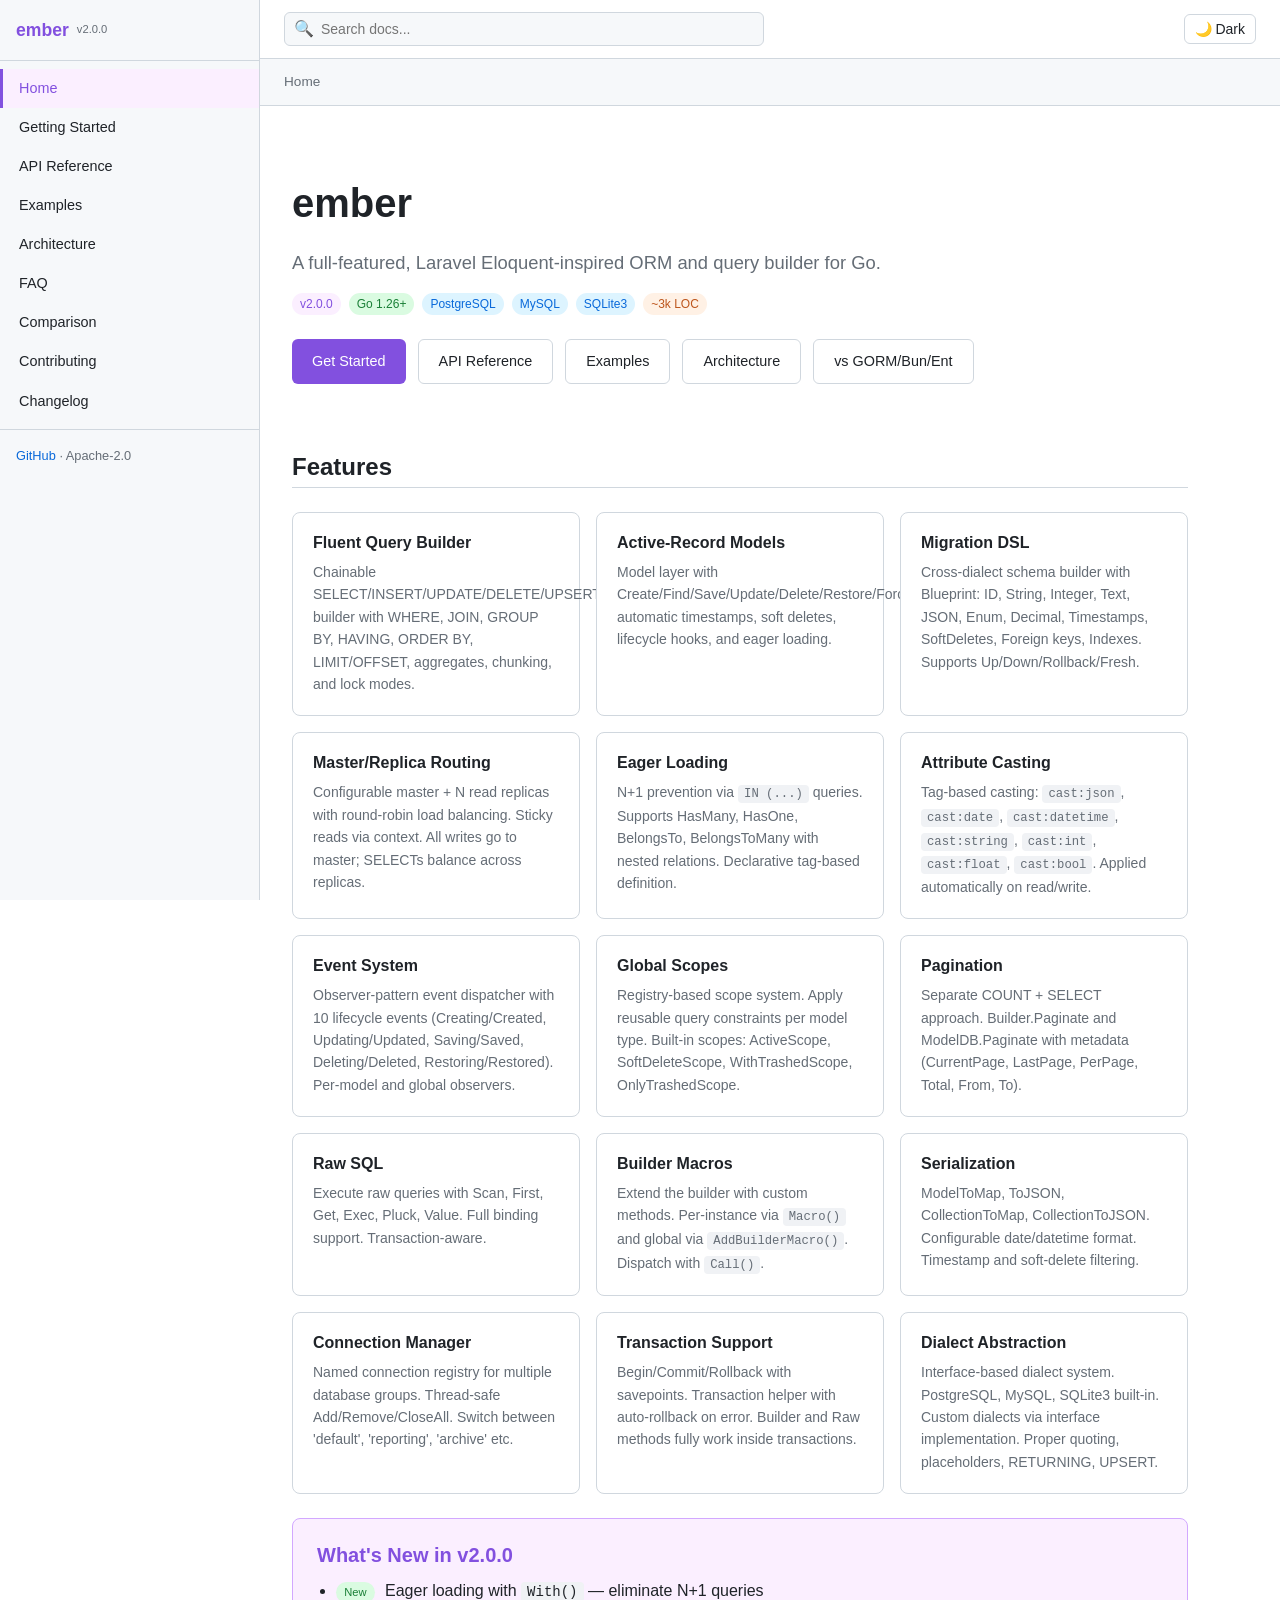
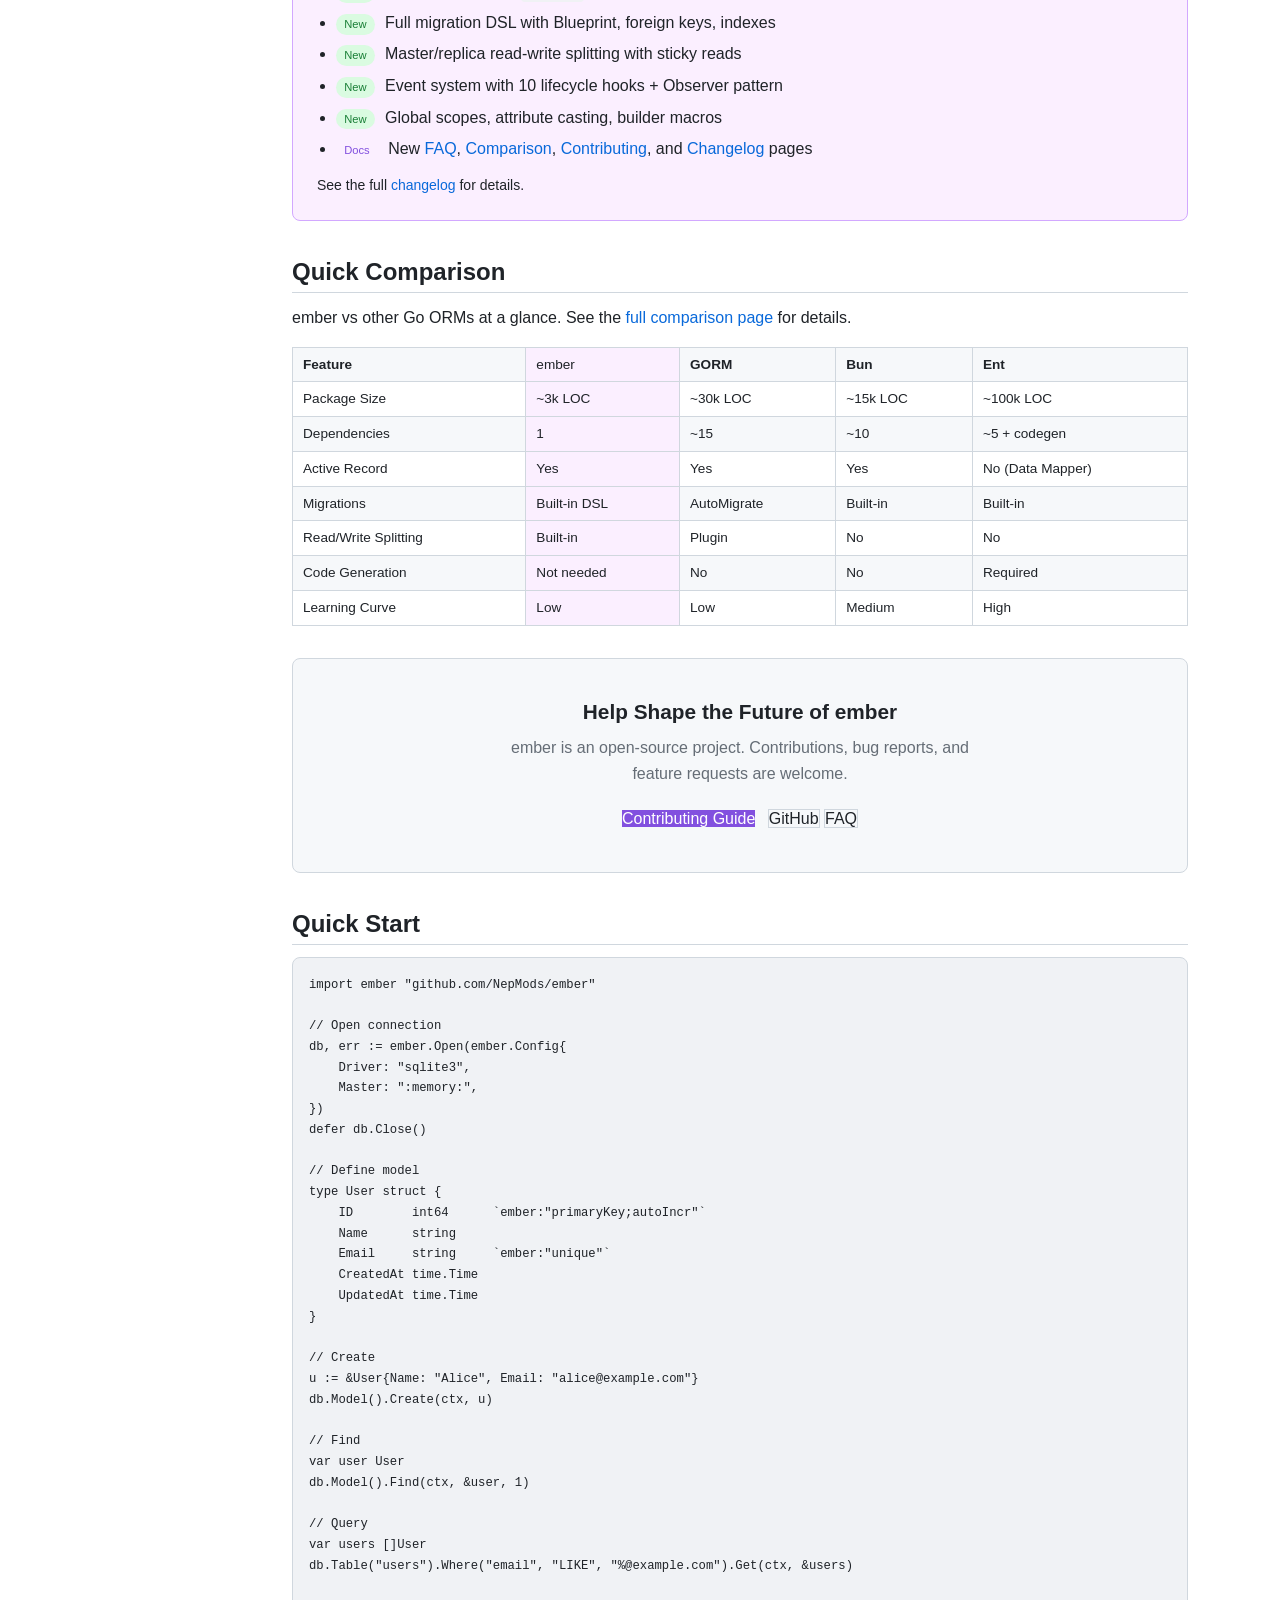
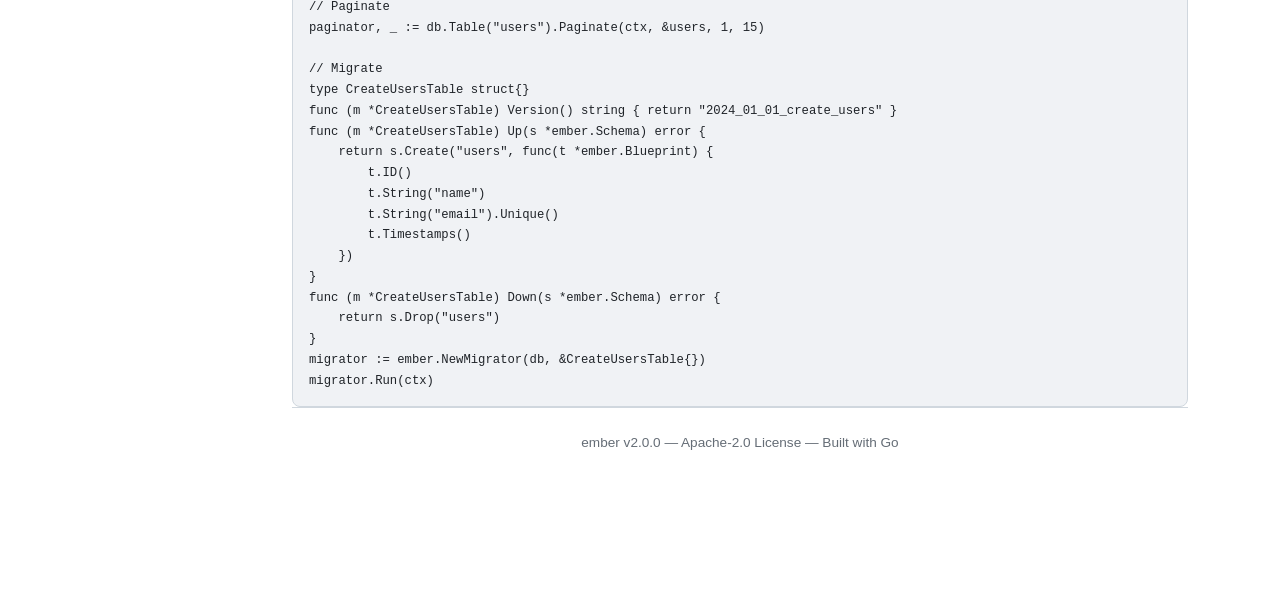
<file: docs/website/index.html>
<!DOCTYPE html>
<html lang="en">
<head>
<meta charset="UTF-8">
<meta name="viewport" content="width=device-width, initial-scale=1">
<title>ember — Laravel-Inspired ORM for Go</title>
<link rel="stylesheet" href="styles.css">
</head>
<body>
<div class="wrapper">
  <aside class="sidebar" id="sidebar">
    <div class="sidebar-header">
      <div class="logo">ember <small>v2.0.0</small></div>
    </div>
    <nav class="sidebar-nav">
      <a href="index.html" class="active">Home</a>
      <a href="getting-started.html">Getting Started</a>
      <a href="api-reference.html">API Reference</a>
      <a href="examples.html">Examples</a>
      <a href="architecture.html">Architecture</a>
      <a href="faq.html">FAQ</a>
      <a href="comparison.html">Comparison</a>
      <a href="contributing.html">Contributing</a>
      <a href="changelog.html">Changelog</a>
    </nav>
    <div class="sidebar-footer">
      <a href="https://github.com/NepMods/ember">GitHub</a> &middot; Apache-2.0
    </div>
  </aside>

  <div class="main">
    <header class="topbar">
      <button class="menu-toggle" id="menuToggle" aria-label="Menu">&#9776;</button>
      <div class="search-box">
        <span class="icon">&#128269;</span>
        <input type="text" id="searchInput" placeholder="Search docs...">
        <div class="search-results" id="searchResults"></div>
      </div>
      <div class="topbar-actions">
        <button class="theme-toggle" id="themeToggle">🌙 Dark</button>
      </div>
    </header>

    <div class="breadcrumb"><a href="index.html">Home</a></div>

    <div class="content">
      <section class="hero">
        <h1>ember</h1>
        <p class="tagline">A full-featured, Laravel Eloquent-inspired ORM and query builder for Go.</p>
        <div class="badges">
          <span class="badge badge-purple">v2.0.0</span>
          <span class="badge badge-green">Go 1.26+</span>
          <span class="badge badge-blue">PostgreSQL</span>
          <span class="badge badge-blue">MySQL</span>
          <span class="badge badge-blue">SQLite3</span>
          <span class="badge badge-orange">~3k LOC</span>
        </div>
        <div class="quick-links">
          <a href="getting-started.html" class="btn-primary">Get Started</a>
          <a href="api-reference.html" class="btn-outline">API Reference</a>
          <a href="examples.html" class="btn-outline">Examples</a>
          <a href="architecture.html" class="btn-outline">Architecture</a>
          <a href="comparison.html" class="btn-outline">vs GORM/Bun/Ent</a>
        </div>
      </section>

      <h2>Features</h2>
      <div class="features-grid">
        <div class="feature-card">
          <h3>Fluent Query Builder</h3>
          <p>Chainable SELECT/INSERT/UPDATE/DELETE/UPSERT builder with WHERE, JOIN, GROUP BY, HAVING, ORDER BY, LIMIT/OFFSET, aggregates, chunking, and lock modes.</p>
        </div>
        <div class="feature-card">
          <h3>Active-Record Models</h3>
          <p>Model layer with Create/Find/Save/Update/Delete/Restore/ForceDelete, automatic timestamps, soft deletes, lifecycle hooks, and eager loading.</p>
        </div>
        <div class="feature-card">
          <h3>Migration DSL</h3>
          <p>Cross-dialect schema builder with Blueprint: ID, String, Integer, Text, JSON, Enum, Decimal, Timestamps, SoftDeletes, Foreign keys, Indexes. Supports Up/Down/Rollback/Fresh.</p>
        </div>
        <div class="feature-card">
          <h3>Master/Replica Routing</h3>
          <p>Configurable master + N read replicas with round-robin load balancing. Sticky reads via context. All writes go to master; SELECTs balance across replicas.</p>
        </div>
        <div class="feature-card">
          <h3>Eager Loading</h3>
          <p>N+1 prevention via <code>IN (...)</code> queries. Supports HasMany, HasOne, BelongsTo, BelongsToMany with nested relations. Declarative tag-based definition.</p>
        </div>
        <div class="feature-card">
          <h3>Attribute Casting</h3>
          <p>Tag-based casting: <code>cast:json</code>, <code>cast:date</code>, <code>cast:datetime</code>, <code>cast:string</code>, <code>cast:int</code>, <code>cast:float</code>, <code>cast:bool</code>. Applied automatically on read/write.</p>
        </div>
        <div class="feature-card">
          <h3>Event System</h3>
          <p>Observer-pattern event dispatcher with 10 lifecycle events (Creating/Created, Updating/Updated, Saving/Saved, Deleting/Deleted, Restoring/Restored). Per-model and global observers.</p>
        </div>
        <div class="feature-card">
          <h3>Global Scopes</h3>
          <p>Registry-based scope system. Apply reusable query constraints per model type. Built-in scopes: ActiveScope, SoftDeleteScope, WithTrashedScope, OnlyTrashedScope.</p>
        </div>
        <div class="feature-card">
          <h3>Pagination</h3>
          <p>Separate COUNT + SELECT approach. Builder.Paginate and ModelDB.Paginate with metadata (CurrentPage, LastPage, PerPage, Total, From, To).</p>
        </div>
        <div class="feature-card">
          <h3>Raw SQL</h3>
          <p>Execute raw queries with Scan, First, Get, Exec, Pluck, Value. Full binding support. Transaction-aware.</p>
        </div>
        <div class="feature-card">
          <h3>Builder Macros</h3>
          <p>Extend the builder with custom methods. Per-instance via <code>Macro()</code> and global via <code>AddBuilderMacro()</code>. Dispatch with <code>Call()</code>.</p>
        </div>
        <div class="feature-card">
          <h3>Serialization</h3>
          <p>ModelToMap, ToJSON, CollectionToMap, CollectionToJSON. Configurable date/datetime format. Timestamp and soft-delete filtering.</p>
        </div>
        <div class="feature-card">
          <h3>Connection Manager</h3>
          <p>Named connection registry for multiple database groups. Thread-safe Add/Remove/CloseAll. Switch between 'default', 'reporting', 'archive' etc.</p>
        </div>
        <div class="feature-card">
          <h3>Transaction Support</h3>
          <p>Begin/Commit/Rollback with savepoints. Transaction helper with auto-rollback on error. Builder and Raw methods fully work inside transactions.</p>
        </div>
        <div class="feature-card">
          <h3>Dialect Abstraction</h3>
          <p>Interface-based dialect system. PostgreSQL, MySQL, SQLite3 built-in. Custom dialects via interface implementation. Proper quoting, placeholders, RETURNING, UPSERT.</p>
        </div>
      </div>

      <div class="whats-new">
        <h3>What's New in v2.0.0</h3>
        <ul>
          <li><span class="badge badge-green">New</span> Eager loading with <code>With()</code> — eliminate N+1 queries</li>
          <li><span class="badge badge-green">New</span> Full migration DSL with Blueprint, foreign keys, indexes</li>
          <li><span class="badge badge-green">New</span> Master/replica read-write splitting with sticky reads</li>
          <li><span class="badge badge-green">New</span> Event system with 10 lifecycle hooks + Observer pattern</li>
          <li><span class="badge badge-green">New</span> Global scopes, attribute casting, builder macros</li>
          <li><span class="badge badge-purple">Docs</span> New <a href="faq.html">FAQ</a>, <a href="comparison.html">Comparison</a>, <a href="contributing.html">Contributing</a>, and <a href="changelog.html">Changelog</a> pages</li>
        </ul>
        <p style="margin:12px 0 0;font-size:.875rem">See the full <a href="changelog.html">changelog</a> for details.</p>
      </div>

      <h2 id="comparison">Quick Comparison</h2>
      <p>ember vs other Go ORMs at a glance. See the <a href="comparison.html">full comparison page</a> for details.</p>
      <table class="comparison-table">
        <thead>
          <tr>
            <th>Feature</th>
            <th class="highlight-col">ember</th>
            <th>GORM</th>
            <th>Bun</th>
            <th>Ent</th>
          </tr>
        </thead>
        <tbody>
          <tr>
            <td>Package Size</td>
            <td class="highlight-col">~3k LOC</td>
            <td>~30k LOC</td>
            <td>~15k LOC</td>
            <td>~100k LOC</td>
          </tr>
          <tr>
            <td>Dependencies</td>
            <td class="highlight-col">1</td>
            <td>~15</td>
            <td>~10</td>
            <td>~5 + codegen</td>
          </tr>
          <tr>
            <td>Active Record</td>
            <td class="highlight-col">Yes</td>
            <td>Yes</td>
            <td>Yes</td>
            <td>No (Data Mapper)</td>
          </tr>
          <tr>
            <td>Migrations</td>
            <td class="highlight-col">Built-in DSL</td>
            <td>AutoMigrate</td>
            <td>Built-in</td>
            <td>Built-in</td>
          </tr>
          <tr>
            <td>Read/Write Splitting</td>
            <td class="highlight-col">Built-in</td>
            <td>Plugin</td>
            <td>No</td>
            <td>No</td>
          </tr>
          <tr>
            <td>Code Generation</td>
            <td class="highlight-col">Not needed</td>
            <td>No</td>
            <td>No</td>
            <td>Required</td>
          </tr>
          <tr>
            <td>Learning Curve</td>
            <td class="highlight-col">Low</td>
            <td>Low</td>
            <td>Medium</td>
            <td>High</td>
          </tr>
        </tbody>
      </table>

      <div class="cta-section">
        <h3>Help Shape the Future of ember</h3>
        <p>ember is an open-source project. Contributions, bug reports, and feature requests are welcome.</p>
        <a href="contributing.html" class="btn-primary">Contributing Guide</a>
        <a href="https://github.com/NepMods/ember" class="btn-outline">GitHub</a>
        <a href="faq.html" class="btn-outline">FAQ</a>
      </div>

      <h2>Quick Start</h2>
      <pre><code>import ember "github.com/NepMods/ember"

// Open connection
db, err := ember.Open(ember.Config{
    Driver: "sqlite3",
    Master: ":memory:",
})
defer db.Close()

// Define model
type User struct {
    ID        int64      `ember:"primaryKey;autoIncr"`
    Name      string
    Email     string     `ember:"unique"`
    CreatedAt time.Time
    UpdatedAt time.Time
}

// Create
u := &User{Name: "Alice", Email: "alice@example.com"}
db.Model().Create(ctx, u)

// Find
var user User
db.Model().Find(ctx, &user, 1)

// Query
var users []User
db.Table("users").Where("email", "LIKE", "%@example.com").Get(ctx, &users)

// Paginate
paginator, _ := db.Table("users").Paginate(ctx, &users, 1, 15)

// Migrate
type CreateUsersTable struct{}
func (m *CreateUsersTable) Version() string { return "2024_01_01_create_users" }
func (m *CreateUsersTable) Up(s *ember.Schema) error {
    return s.Create("users", func(t *ember.Blueprint) {
        t.ID()
        t.String("name")
        t.String("email").Unique()
        t.Timestamps()
    })
}
func (m *CreateUsersTable) Down(s *ember.Schema) error {
    return s.Drop("users")
}
migrator := ember.NewMigrator(db, &CreateUsersTable{})
migrator.Run(ctx)</code></pre>

      <footer class="footer">
        <p>ember v2.0.0 &mdash; Apache-2.0 License &mdash; Built with Go</p>
      </footer>
    </div>
  </div>
</div>
<script src="script.js"></script>
</body>
</html>
</file>
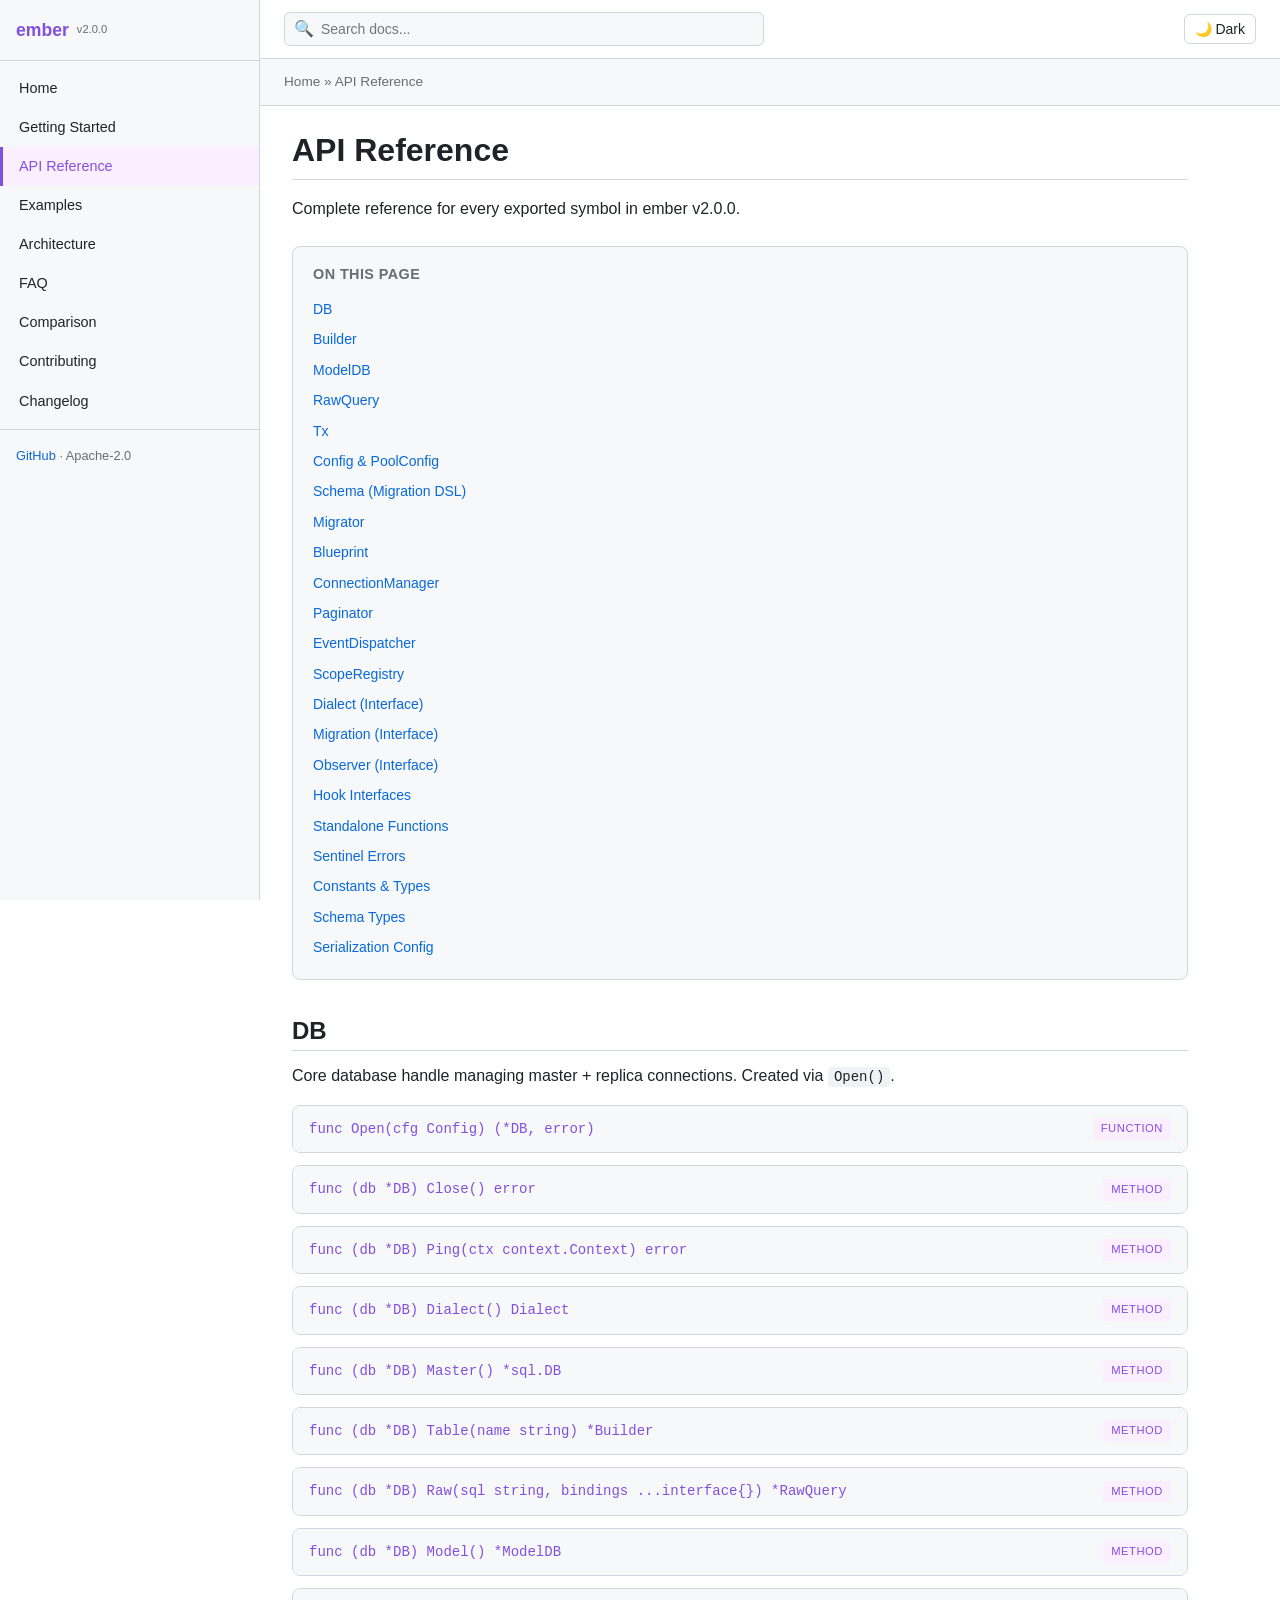
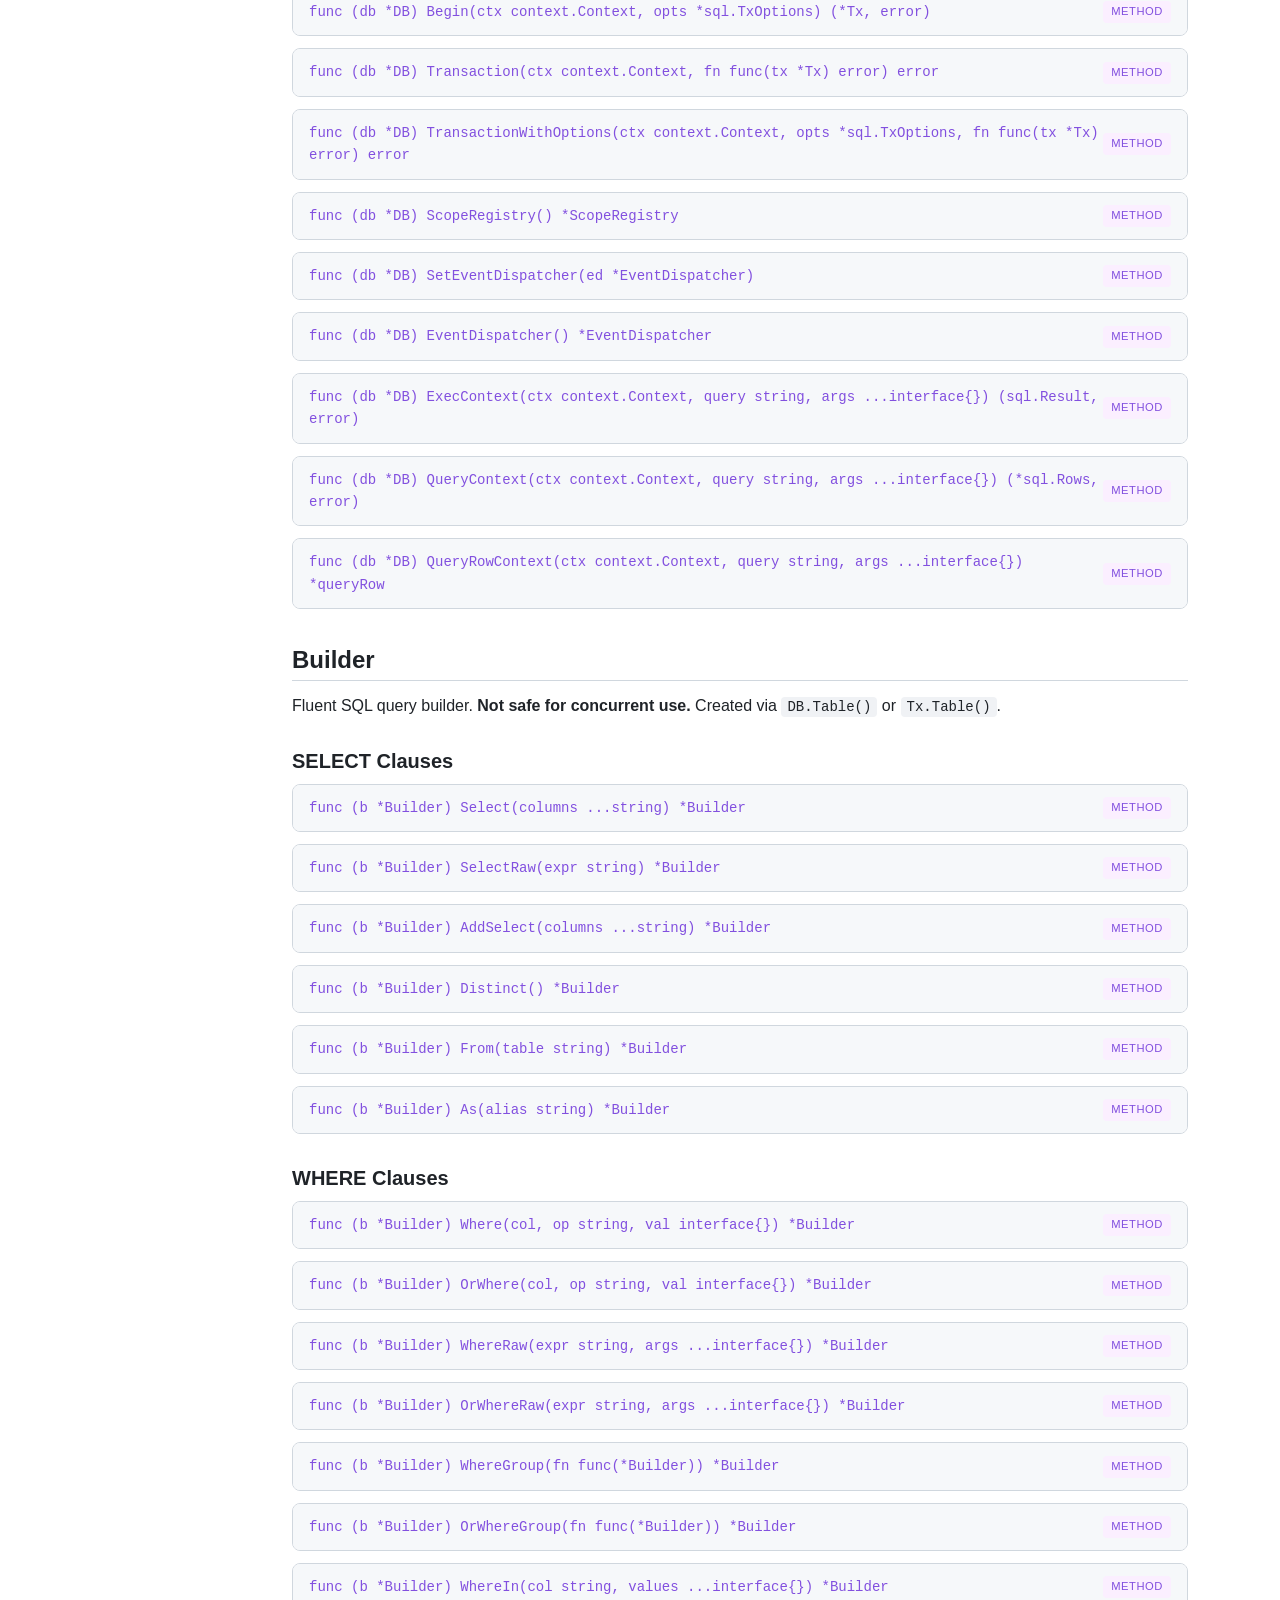
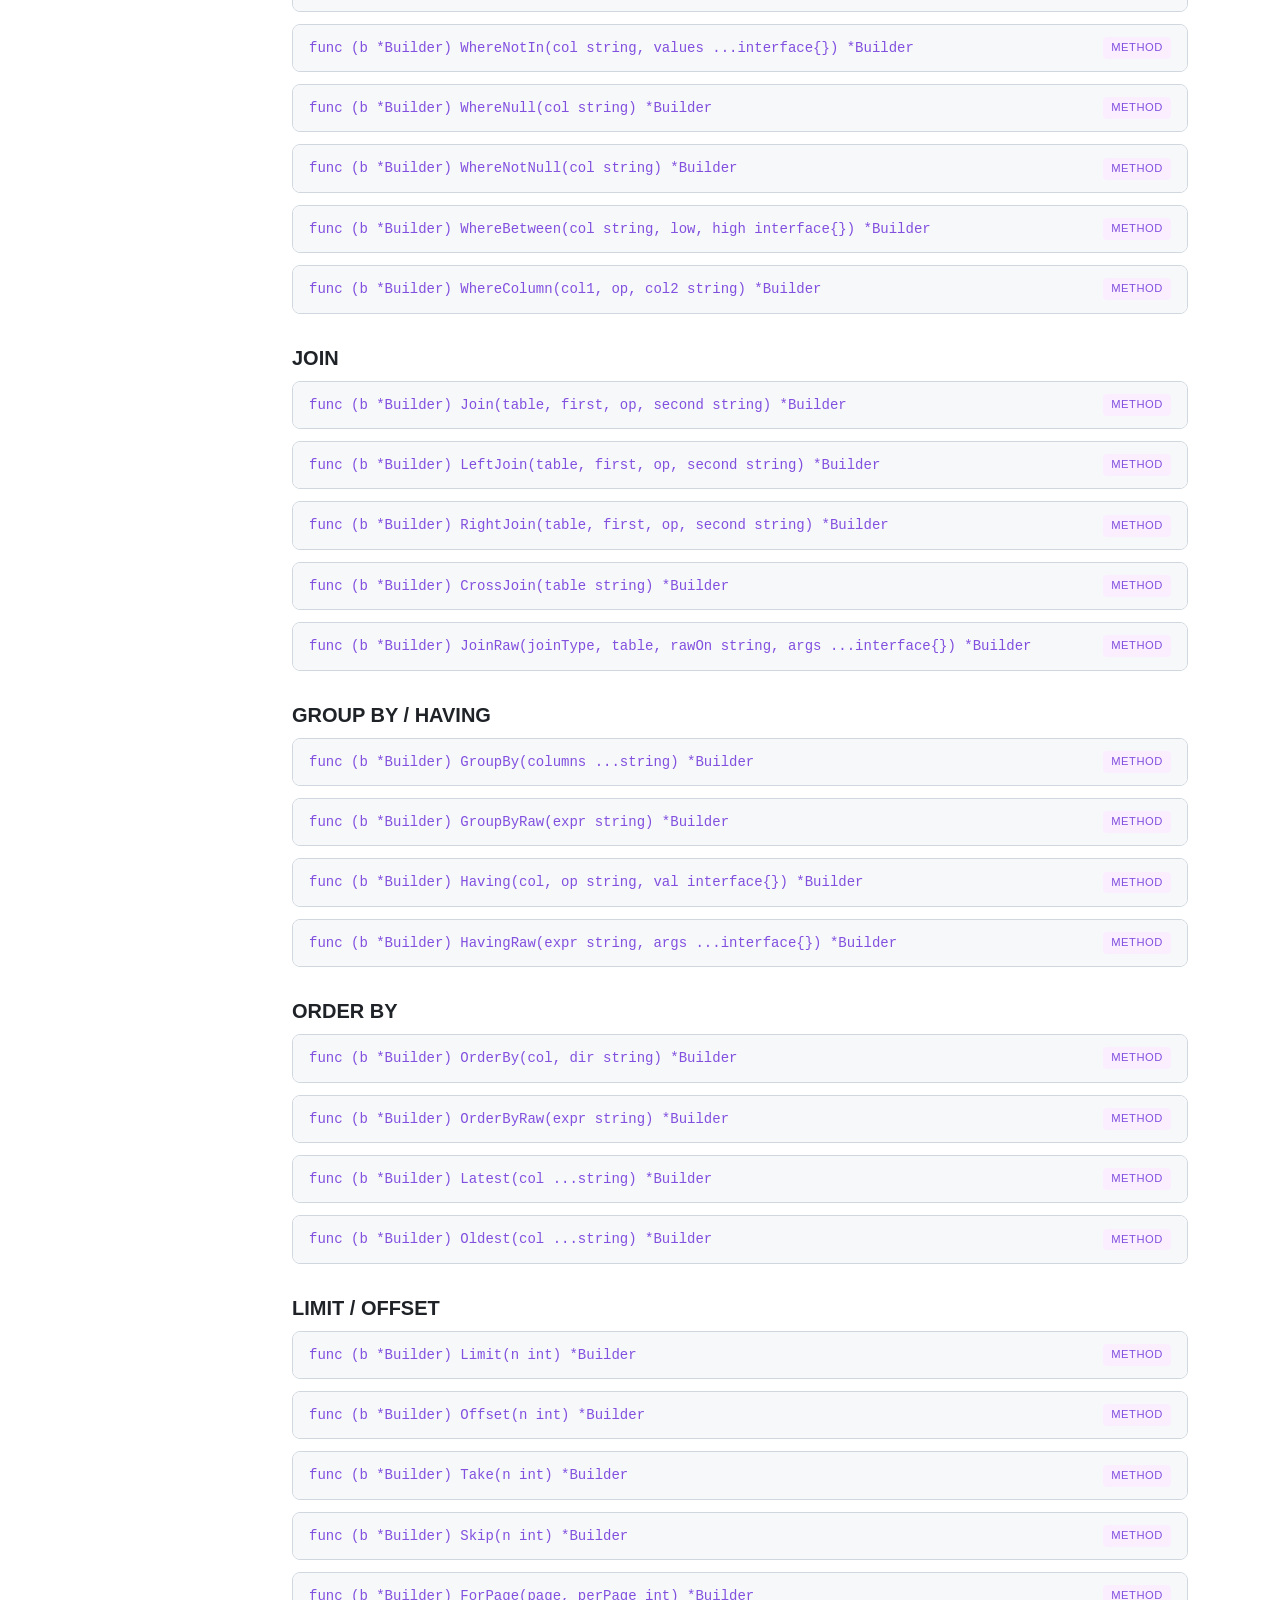
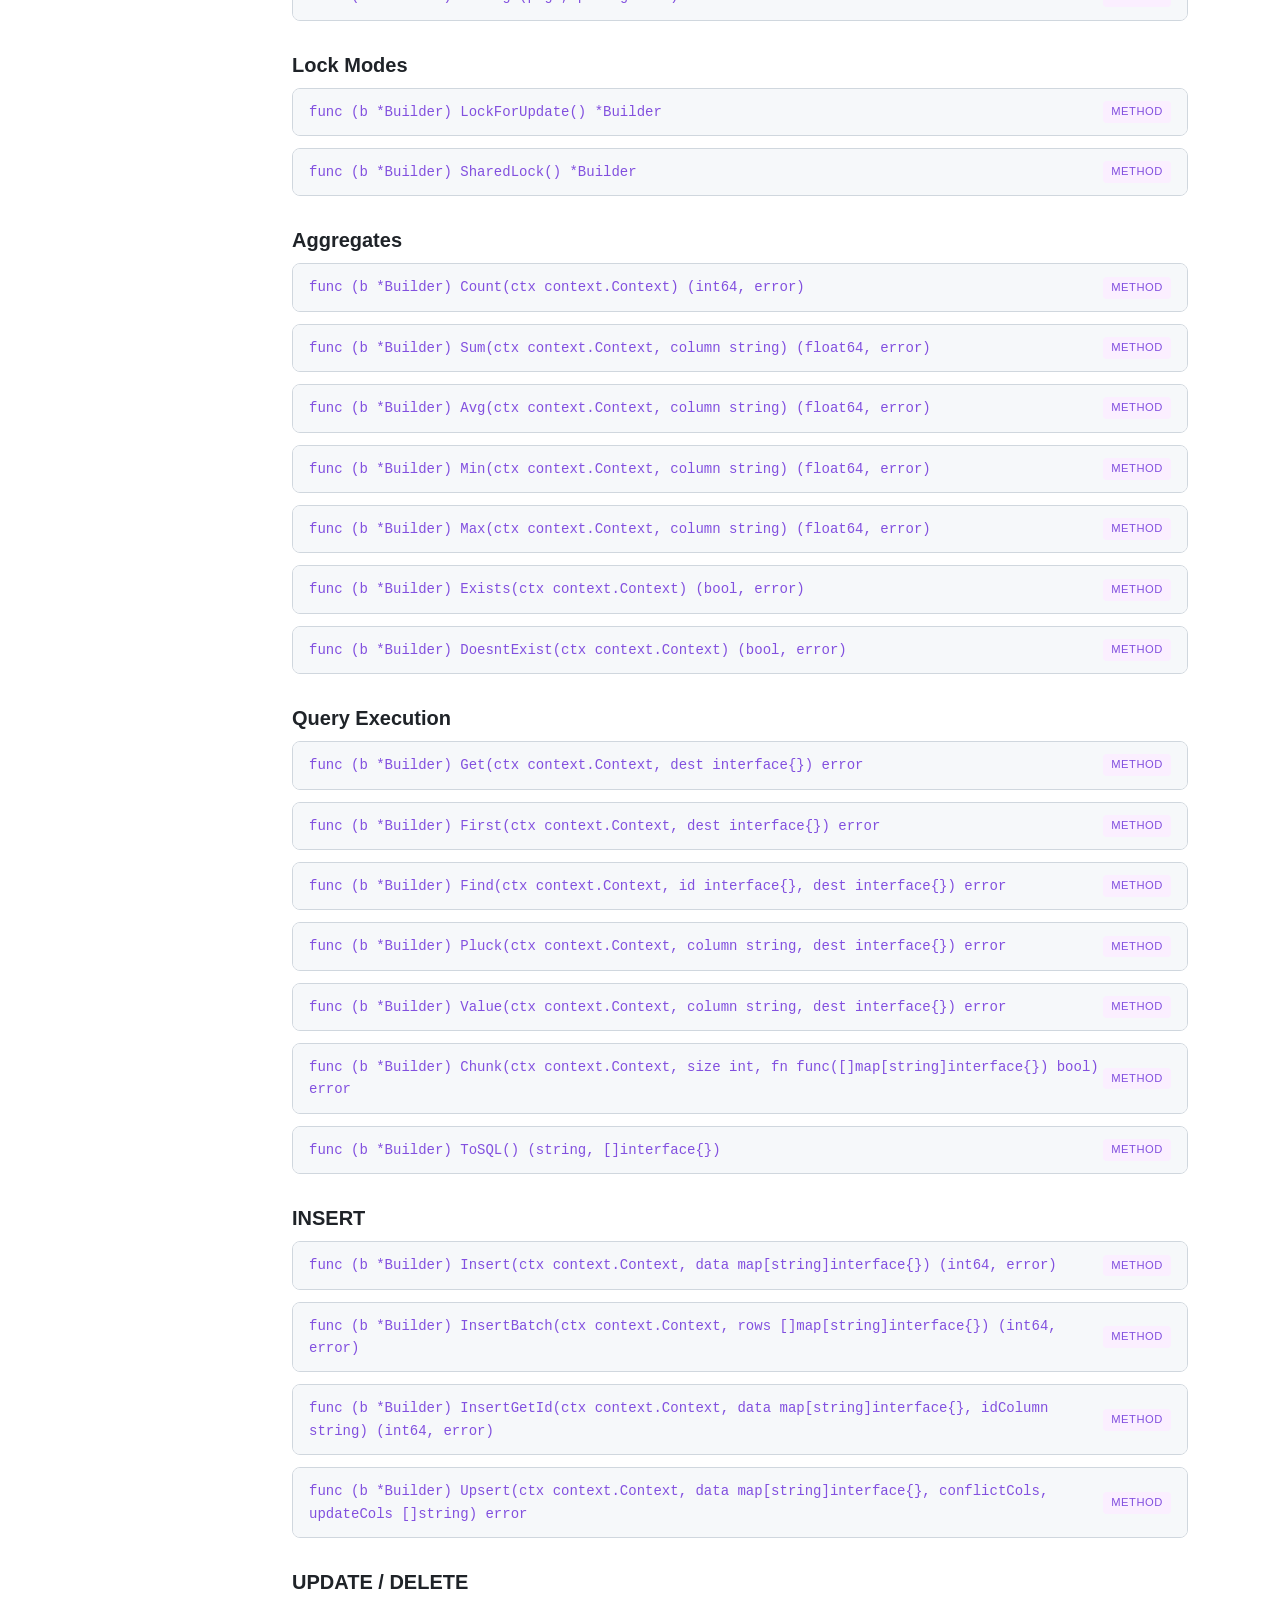
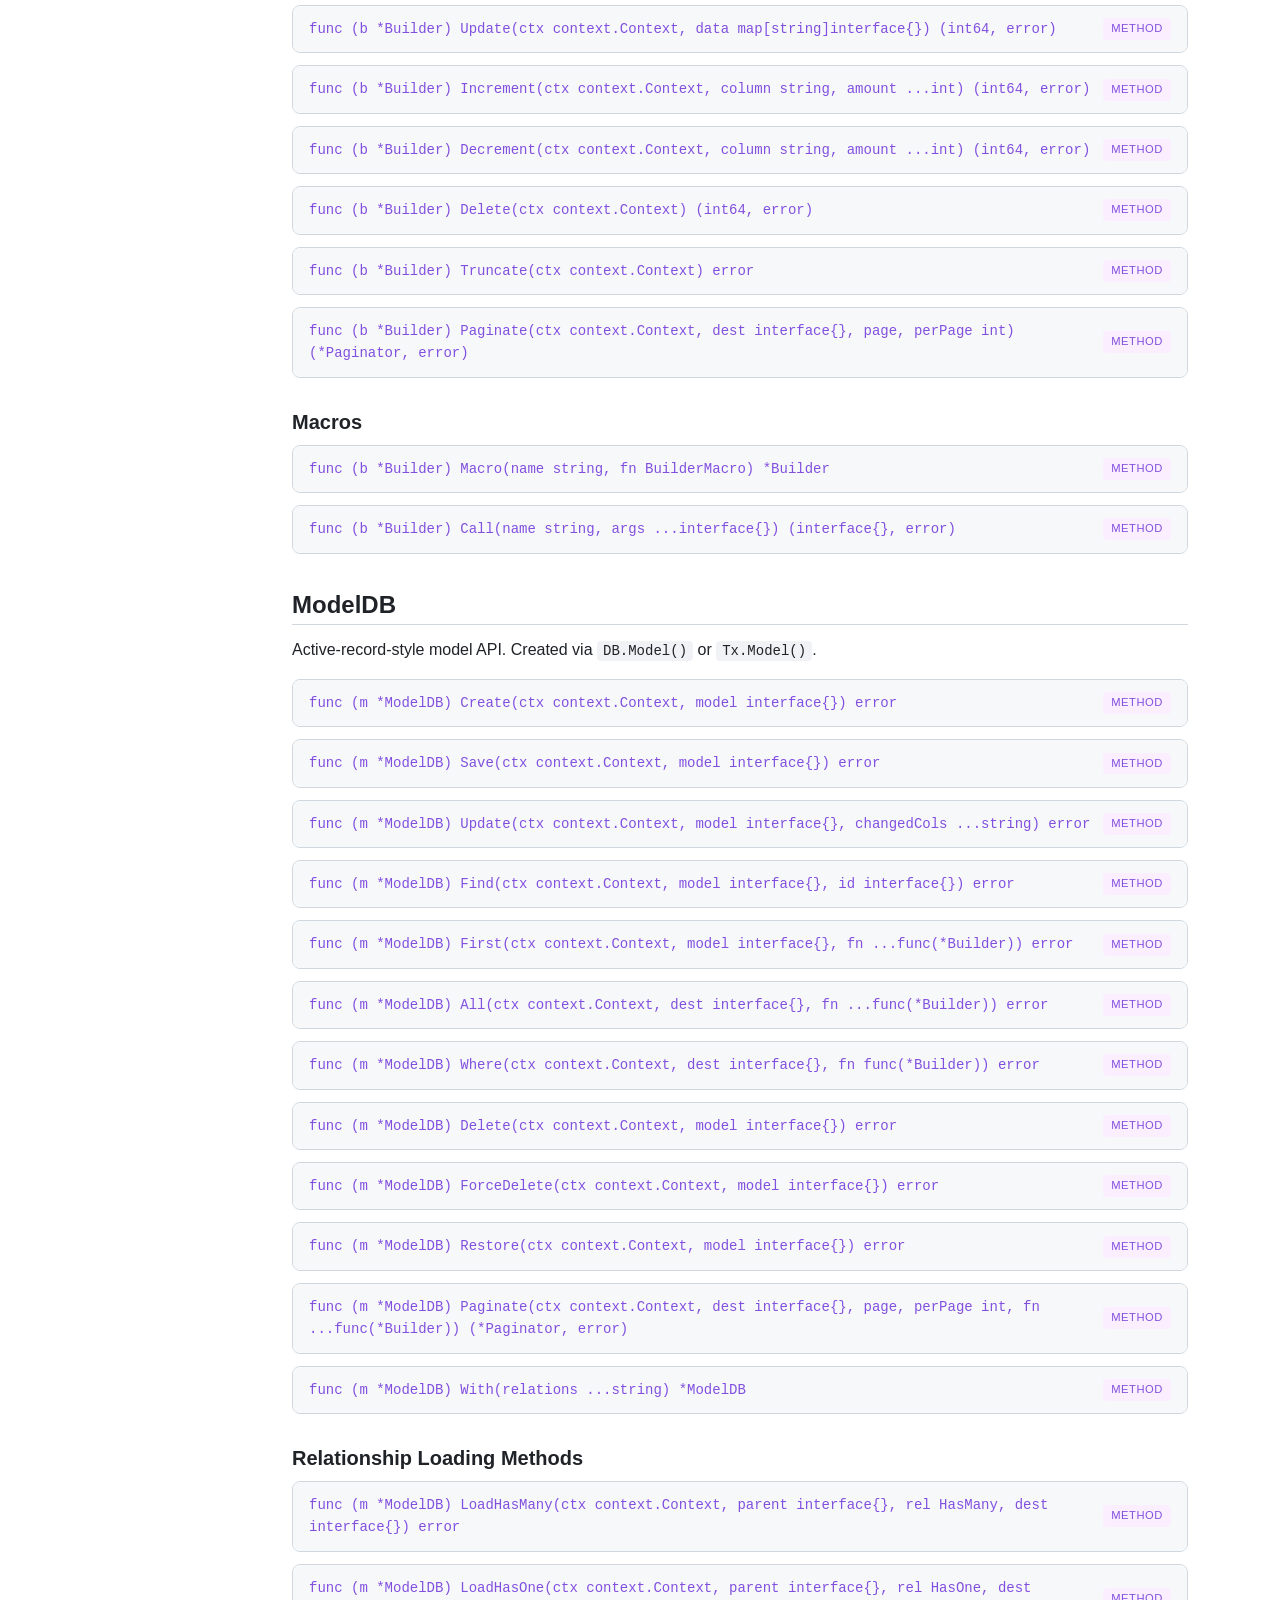
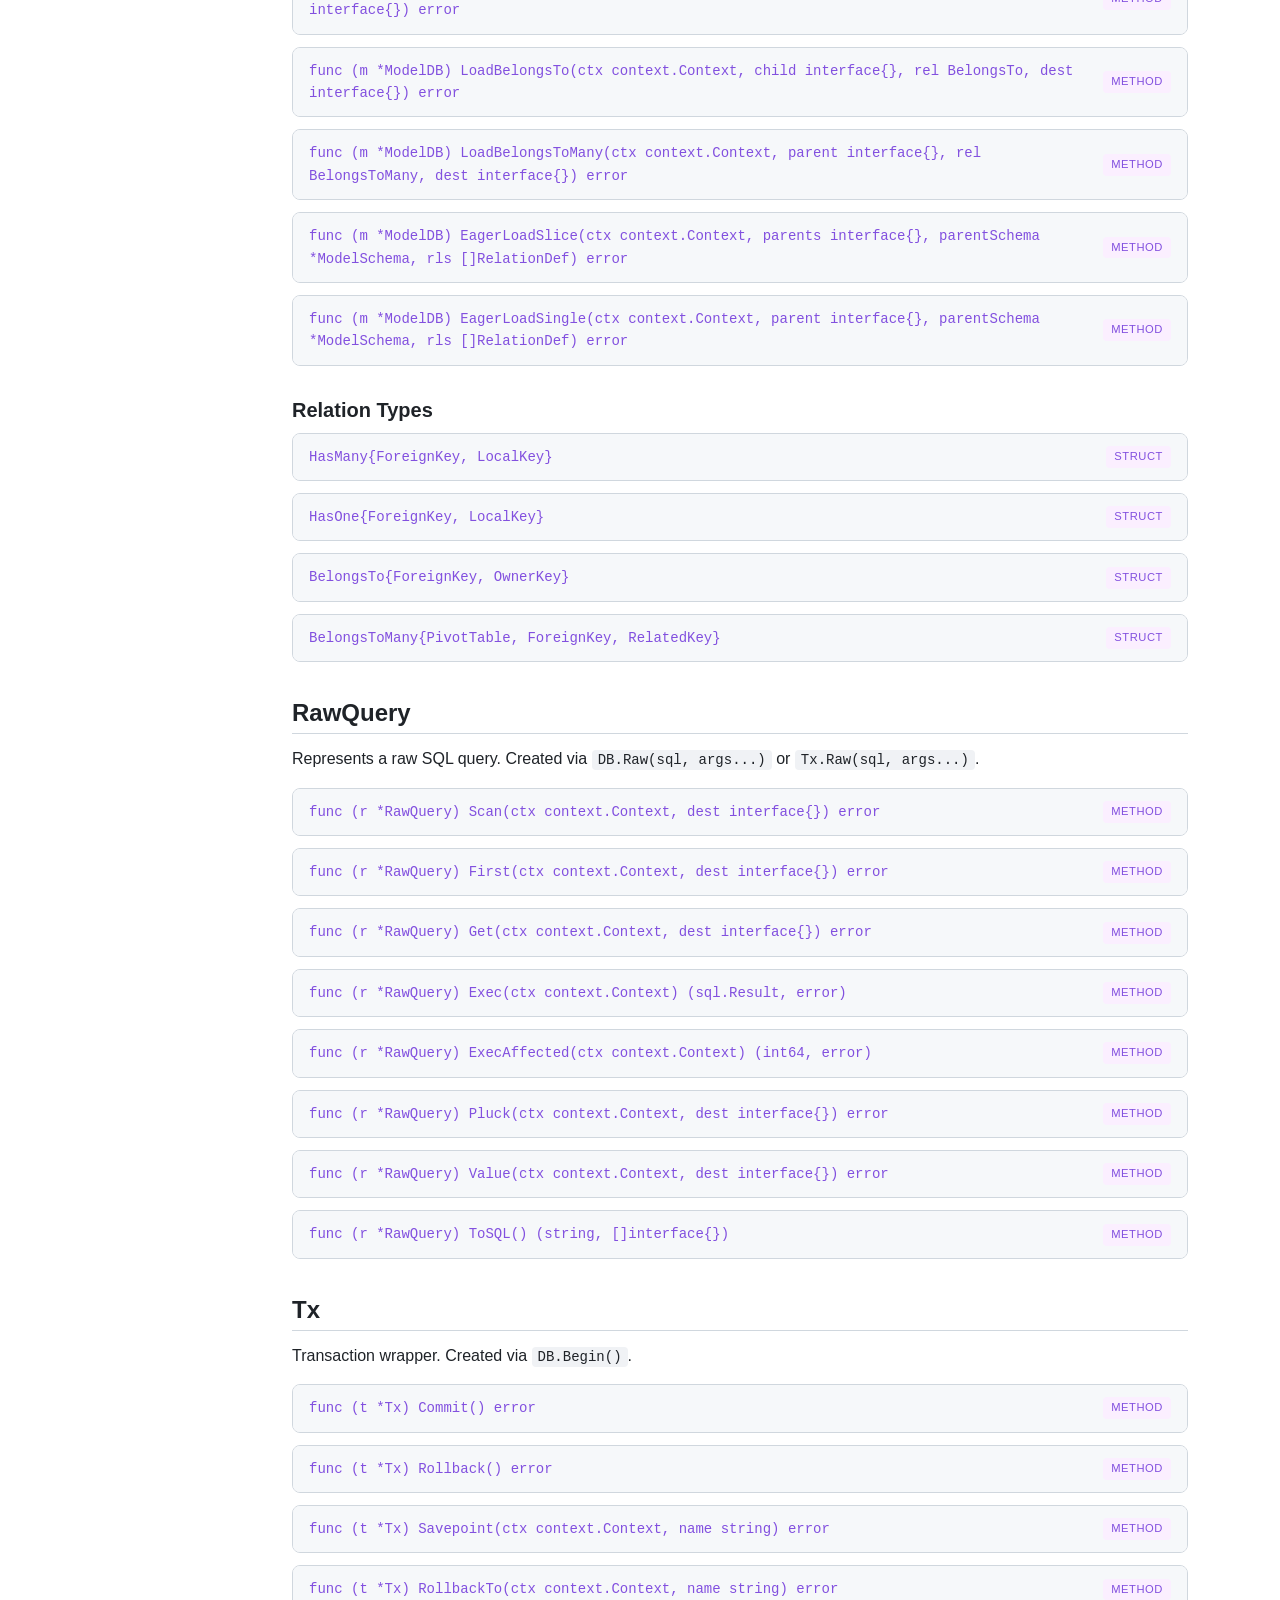
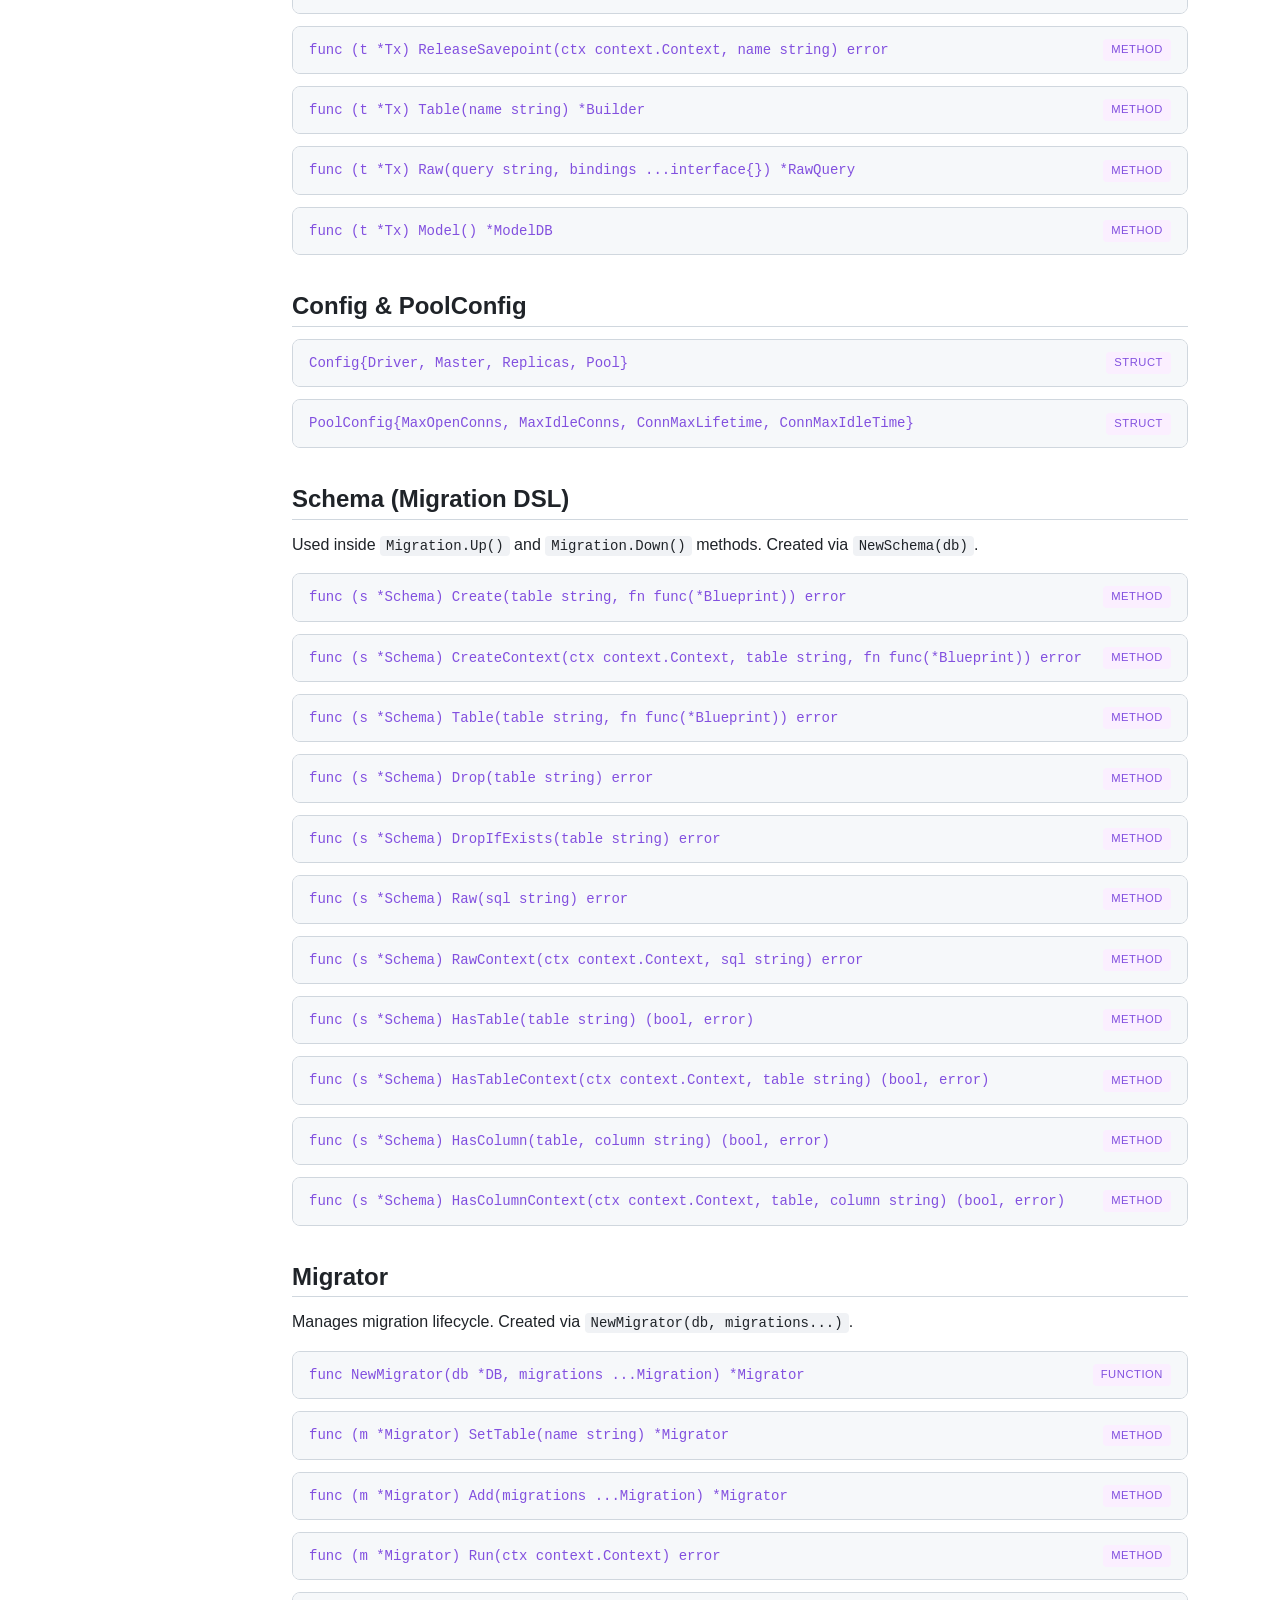
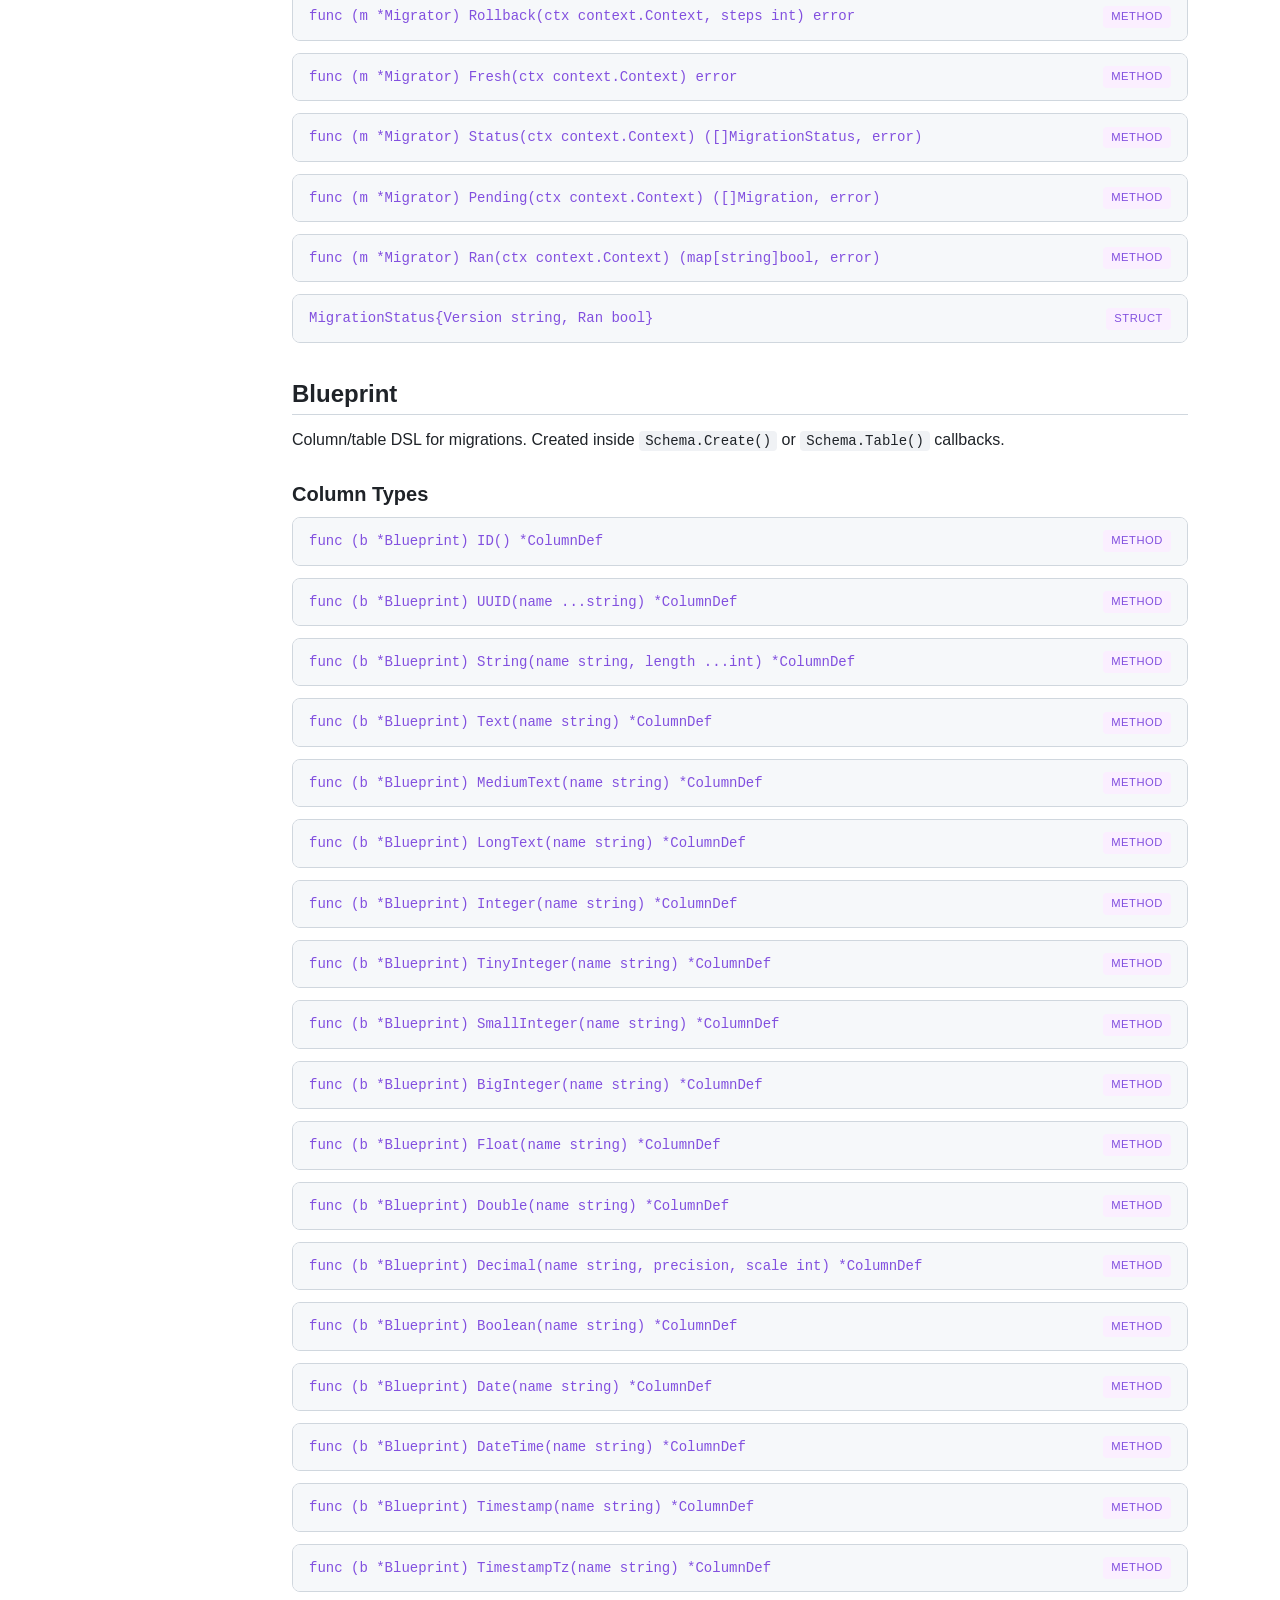
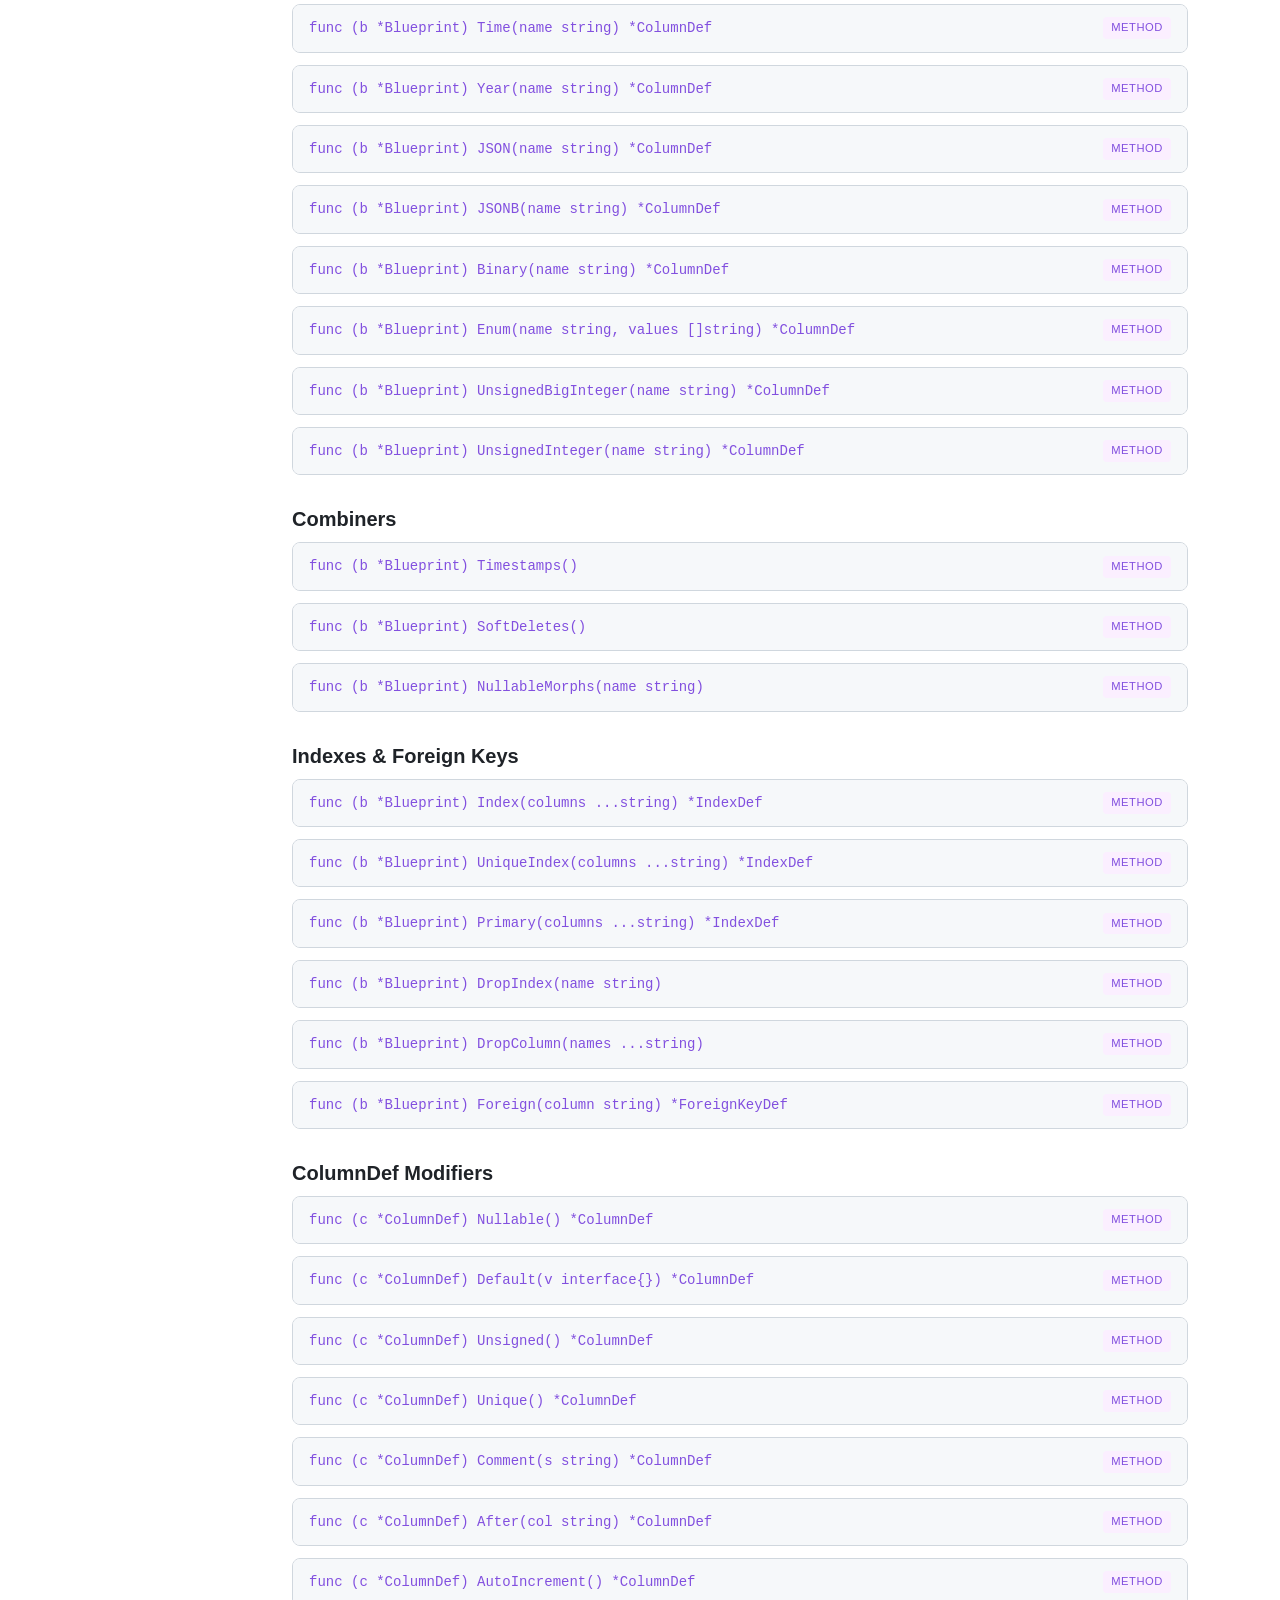
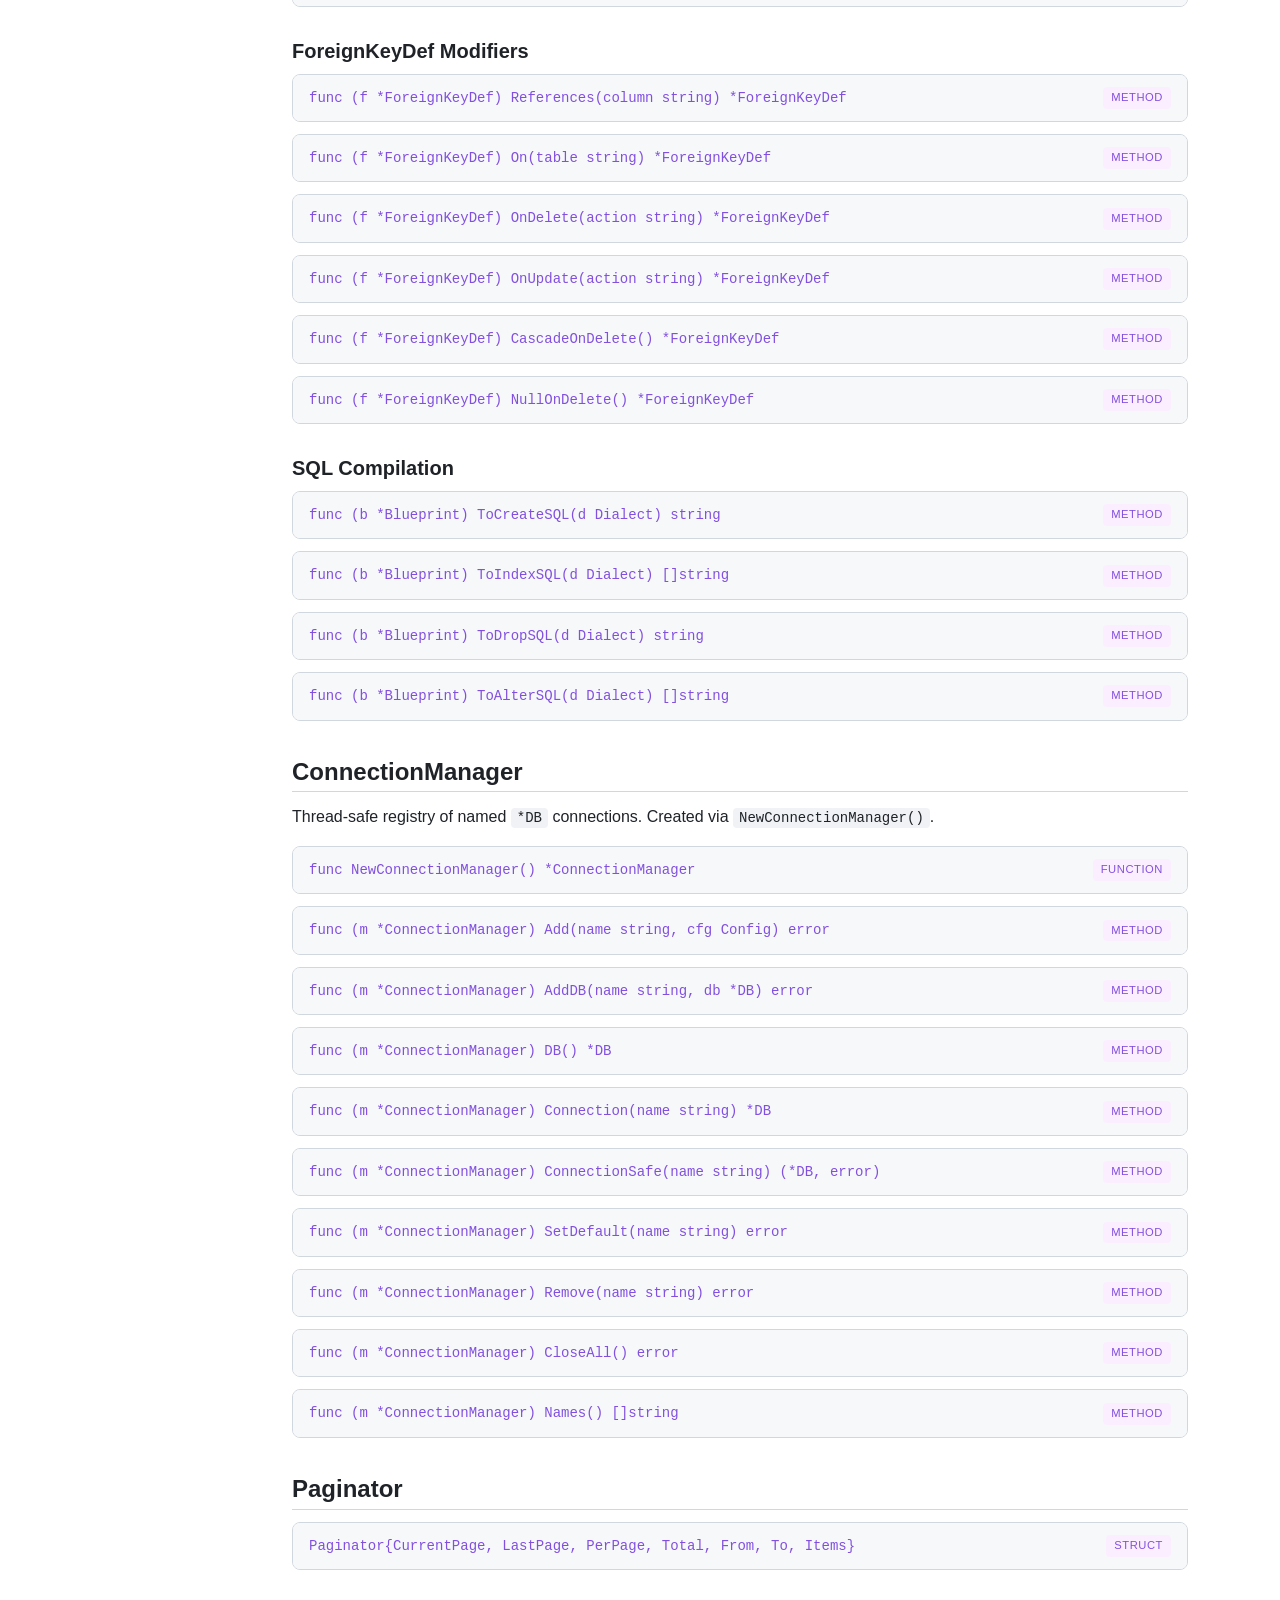
<file: docs/website/api-reference.html>
<!DOCTYPE html>
<html lang="en">
<head>
<meta charset="UTF-8">
<meta name="viewport" content="width=device-width, initial-scale=1">
<title>API Reference — ember</title>
<link rel="stylesheet" href="styles.css">
</head>
<body>
<div class="wrapper">
  <aside class="sidebar" id="sidebar">
    <div class="sidebar-header">
      <div class="logo"><a href="index.html" style="color:inherit;text-decoration:none">ember</a> <small>v2.0.0</small></div>
    </div>
    <nav class="sidebar-nav">
      <a href="index.html">Home</a>
      <a href="getting-started.html">Getting Started</a>
      <a href="api-reference.html" class="active">API Reference</a>
      <a href="examples.html">Examples</a>
      <a href="architecture.html">Architecture</a>
      <a href="faq.html">FAQ</a>
      <a href="comparison.html">Comparison</a>
      <a href="contributing.html">Contributing</a>
      <a href="changelog.html">Changelog</a>
    </nav>
    <div class="sidebar-footer">
      <a href="https://github.com/NepMods/ember">GitHub</a> &middot; Apache-2.0
    </div>
  </aside>

  <div class="main">
    <header class="topbar">
      <button class="menu-toggle" id="menuToggle" aria-label="Menu">&#9776;</button>
      <div class="search-box">
        <span class="icon">&#128269;</span>
        <input type="text" id="searchInput" placeholder="Search docs...">
        <div class="search-results" id="searchResults"></div>
      </div>
      <div class="topbar-actions">
        <button class="theme-toggle" id="themeToggle">🌙 Dark</button>
      </div>
    </header>

    <div class="breadcrumb"><a href="index.html">Home</a> &raquo; API Reference</div>

    <div class="content">
      <h1>API Reference</h1>
      <p>Complete reference for every exported symbol in ember v2.0.0.</p>

      <div class="toc">
        <div class="toc-title">On this page</div>
        <ul class="toc-list">
          <li class="toc-h2"><a href="#types-db">DB</a></li>
          <li class="toc-h2"><a href="#types-builder">Builder</a></li>
          <li class="toc-h2"><a href="#types-modeldb">ModelDB</a></li>
          <li class="toc-h2"><a href="#types-rawquery">RawQuery</a></li>
          <li class="toc-h2"><a href="#types-tx">Tx</a></li>
          <li class="toc-h2"><a href="#types-config">Config &amp; PoolConfig</a></li>
          <li class="toc-h2"><a href="#types-schema">Schema (Migration DSL)</a></li>
          <li class="toc-h2"><a href="#types-migrator">Migrator</a></li>
          <li class="toc-h2"><a href="#types-blueprint">Blueprint</a></li>
          <li class="toc-h2"><a href="#types-connectionmanager">ConnectionManager</a></li>
          <li class="toc-h2"><a href="#types-paginator">Paginator</a></li>
          <li class="toc-h2"><a href="#types-eventdispatcher">EventDispatcher</a></li>
          <li class="toc-h2"><a href="#types-scoperegistry">ScopeRegistry</a></li>
          <li class="toc-h2"><a href="#types-dialect">Dialect (Interface)</a></li>
          <li class="toc-h2"><a href="#types-migration">Migration (Interface)</a></li>
          <li class="toc-h2"><a href="#types-observer">Observer (Interface)</a></li>
          <li class="toc-h2"><a href="#types-hooks">Hook Interfaces</a></li>
          <li class="toc-h2"><a href="#functions-standalone">Standalone Functions</a></li>
          <li class="toc-h2"><a href="#errors">Sentinel Errors</a></li>
          <li class="toc-h2"><a href="#constants">Constants &amp; Types</a></li>
          <li class="toc-h2"><a href="#types-parsing">Schema Types</a></li>
          <li class="toc-h2"><a href="#types-serialization">Serialization Config</a></li>
        </ul>
      </div>

      <!-- ─── DB ────────────────────────────────── -->
      <h2 id="types-db">DB</h2>
      <p>Core database handle managing master + replica connections. Created via <code>Open()</code>.</p>

      <div class="api-section">
        <div class="api-entry">
          <div class="api-entry-header"><span class="signature">func Open(cfg Config) (*DB, error)</span><span class="type-tag">function</span></div>
          <div class="api-entry-body">
            <p>Initializes a DB handle with one master + N replicas. Pings all connections before returning. Returns error if master DSN is unreachable.</p>
          </div>
        </div>
        <div class="api-entry">
          <div class="api-entry-header"><span class="signature">func (db *DB) Close() error</span><span class="type-tag">method</span></div>
          <div class="api-entry-body"><p>Closes all database connections (master and replicas).</p></div>
        </div>
        <div class="api-entry">
          <div class="api-entry-header"><span class="signature">func (db *DB) Ping(ctx context.Context) error</span><span class="type-tag">method</span></div>
          <div class="api-entry-body"><p>Verifies connectivity to master and all replicas.</p></div>
        </div>
        <div class="api-entry">
          <div class="api-entry-header"><span class="signature">func (db *DB) Dialect() Dialect</span><span class="type-tag">method</span></div>
          <div class="api-entry-body"><p>Returns the SQL dialect for this connection.</p></div>
        </div>
        <div class="api-entry">
          <div class="api-entry-header"><span class="signature">func (db *DB) Master() *sql.DB</span><span class="type-tag">method</span></div>
          <div class="api-entry-body"><p>Returns the underlying master <code>*sql.DB</code> for advanced use.</p></div>
        </div>
        <div class="api-entry">
          <div class="api-entry-header"><span class="signature">func (db *DB) Table(name string) *Builder</span><span class="type-tag">method</span></div>
          <div class="api-entry-body"><p>Starts a fluent query builder for the given table name.</p></div>
        </div>
        <div class="api-entry">
          <div class="api-entry-header"><span class="signature">func (db *DB) Raw(sql string, bindings ...interface{}) *RawQuery</span><span class="type-tag">method</span></div>
          <div class="api-entry-body"><p>Starts a raw SQL query that will execute against the DB.</p></div>
        </div>
        <div class="api-entry">
          <div class="api-entry-header"><span class="signature">func (db *DB) Model() *ModelDB</span><span class="type-tag">method</span></div>
          <div class="api-entry-body"><p>Returns a ModelDB scoped to this connection for active-record operations.</p></div>
        </div>
        <div class="api-entry">
          <div class="api-entry-header"><span class="signature">func (db *DB) Begin(ctx context.Context, opts *sql.TxOptions) (*Tx, error)</span><span class="type-tag">method</span></div>
          <div class="api-entry-body"><p>Starts a transaction on master. Always uses master for consistency.</p></div>
        </div>
        <div class="api-entry">
          <div class="api-entry-header"><span class="signature">func (db *DB) Transaction(ctx context.Context, fn func(tx *Tx) error) error</span><span class="type-tag">method</span></div>
          <div class="api-entry-body"><p>Executes fn within a transaction. Auto-rollback on error, auto-commit on success. Panic-safe.</p></div>
        </div>
        <div class="api-entry">
          <div class="api-entry-header"><span class="signature">func (db *DB) TransactionWithOptions(ctx context.Context, opts *sql.TxOptions, fn func(tx *Tx) error) error</span><span class="type-tag">method</span></div>
          <div class="api-entry-body"><p>Like Transaction but with custom <code>sql.TxOptions</code>.</p></div>
        </div>
        <div class="api-entry">
          <div class="api-entry-header"><span class="signature">func (db *DB) ScopeRegistry() *ScopeRegistry</span><span class="type-tag">method</span></div>
          <div class="api-entry-body"><p>Returns the global scope registry for this DB connection.</p></div>
        </div>
        <div class="api-entry">
          <div class="api-entry-header"><span class="signature">func (db *DB) SetEventDispatcher(ed *EventDispatcher)</span><span class="type-tag">method</span></div>
          <div class="api-entry-body"><p>Sets the event dispatcher for this DB connection.</p></div>
        </div>
        <div class="api-entry">
          <div class="api-entry-header"><span class="signature">func (db *DB) EventDispatcher() *EventDispatcher</span><span class="type-tag">method</span></div>
          <div class="api-entry-body"><p>Returns the event dispatcher for this connection.</p></div>
        </div>
        <div class="api-entry">
          <div class="api-entry-header"><span class="signature">func (db *DB) ExecContext(ctx context.Context, query string, args ...interface{}) (sql.Result, error)</span><span class="type-tag">method</span></div>
          <div class="api-entry-body"><p>Executes a mutation (INSERT/UPDATE/DELETE) on master.</p></div>
        </div>
        <div class="api-entry">
          <div class="api-entry-header"><span class="signature">func (db *DB) QueryContext(ctx context.Context, query string, args ...interface{}) (*sql.Rows, error)</span><span class="type-tag">method</span></div>
          <div class="api-entry-body"><p>Executes a SELECT on a replica (or master if sticky/FOR UPDATE).</p></div>
        </div>
        <div class="api-entry">
          <div class="api-entry-header"><span class="signature">func (db *DB) QueryRowContext(ctx context.Context, query string, args ...interface{}) *queryRow</span><span class="type-tag">method</span></div>
          <div class="api-entry-body"><p>Executes a single-row SELECT on a replica.</p></div>
        </div>
      </div>

      <!-- ─── Builder ────────────────────────────────── -->
      <h2 id="types-builder">Builder</h2>
      <p>Fluent SQL query builder. <strong>Not safe for concurrent use.</strong> Created via <code>DB.Table()</code> or <code>Tx.Table()</code>.</p>

      <h3>SELECT Clauses</h3>
      <div class="api-section">
        <div class="api-entry">
          <div class="api-entry-header"><span class="signature">func (b *Builder) Select(columns ...string) *Builder</span><span class="type-tag">method</span></div>
          <div class="api-entry-body"><p>Sets columns to select. Replaces default <code>"*"</code>.</p></div>
        </div>
        <div class="api-entry">
          <div class="api-entry-header"><span class="signature">func (b *Builder) SelectRaw(expr string) *Builder</span><span class="type-tag">method</span></div>
          <div class="api-entry-body"><p>Appends a raw expression (e.g. <code>COUNT(*) AS cnt</code>) to SELECT.</p></div>
        </div>
        <div class="api-entry">
          <div class="api-entry-header"><span class="signature">func (b *Builder) AddSelect(columns ...string) *Builder</span><span class="type-tag">method</span></div>
          <div class="api-entry-body"><p>Appends columns to existing SELECT.</p></div>
        </div>
        <div class="api-entry">
          <div class="api-entry-header"><span class="signature">func (b *Builder) Distinct() *Builder</span><span class="type-tag">method</span></div>
          <div class="api-entry-body"><p>Adds DISTINCT to SELECT.</p></div>
        </div>
        <div class="api-entry">
          <div class="api-entry-header"><span class="signature">func (b *Builder) From(table string) *Builder</span><span class="type-tag">method</span></div>
          <div class="api-entry-body"><p>Sets/overrides the table name.</p></div>
        </div>
        <div class="api-entry">
          <div class="api-entry-header"><span class="signature">func (b *Builder) As(alias string) *Builder</span><span class="type-tag">method</span></div>
          <div class="api-entry-body"><p>Sets a table alias (<code>SELECT * FROM t AS alias</code>).</p></div>
        </div>
      </div>

      <h3>WHERE Clauses</h3>
      <div class="api-section">
        <div class="api-entry">
          <div class="api-entry-header"><span class="signature">func (b *Builder) Where(col, op string, val interface{}) *Builder</span><span class="type-tag">method</span></div>
          <div class="api-entry-body">
            <p>Adds AND condition. Supported operators: <code>=</code>, <code>!=</code>, <code>&lt;&gt;</code>, <code>&lt;</code>, <code>&gt;</code>, <code>&lt;=</code>, <code>&gt;=</code>, <code>LIKE</code>, <code>NOT LIKE</code>, <code>ILIKE</code>, <code>~</code>, <code>!~</code>, <code>REGEXP</code>. Invalid operators silently default to <code>=</code>.</p>
          </div>
        </div>
        <div class="api-entry">
          <div class="api-entry-header"><span class="signature">func (b *Builder) OrWhere(col, op string, val interface{}) *Builder</span><span class="type-tag">method</span></div>
          <div class="api-entry-body"><p>Adds OR condition.</p></div>
        </div>
        <div class="api-entry">
          <div class="api-entry-header"><span class="signature">func (b *Builder) WhereRaw(expr string, args ...interface{}) *Builder</span><span class="type-tag">method</span></div>
          <div class="api-entry-body"><p>Adds raw AND WHERE fragment. Caller responsible for safe SQL.</p></div>
        </div>
        <div class="api-entry">
          <div class="api-entry-header"><span class="signature">func (b *Builder) OrWhereRaw(expr string, args ...interface{}) *Builder</span><span class="type-tag">method</span></div>
          <div class="api-entry-body"><p>Adds raw OR WHERE fragment.</p></div>
        </div>
        <div class="api-entry">
          <div class="api-entry-header"><span class="signature">func (b *Builder) WhereGroup(fn func(*Builder)) *Builder</span><span class="type-tag">method</span></div>
          <div class="api-entry-body"><p>Adds nested AND group: <code>AND ( ... )</code>.</p></div>
        </div>
        <div class="api-entry">
          <div class="api-entry-header"><span class="signature">func (b *Builder) OrWhereGroup(fn func(*Builder)) *Builder</span><span class="type-tag">method</span></div>
          <div class="api-entry-body"><p>Adds nested OR group: <code>OR ( ... )</code>.</p></div>
        </div>
        <div class="api-entry">
          <div class="api-entry-header"><span class="signature">func (b *Builder) WhereIn(col string, values ...interface{}) *Builder</span><span class="type-tag">method</span></div>
          <div class="api-entry-body"><p>Adds <code>WHERE col IN (values)</code>.</p></div>
        </div>
        <div class="api-entry">
          <div class="api-entry-header"><span class="signature">func (b *Builder) WhereNotIn(col string, values ...interface{}) *Builder</span><span class="type-tag">method</span></div>
          <div class="api-entry-body"><p>Adds <code>WHERE col NOT IN (values)</code>.</p></div>
        </div>
        <div class="api-entry">
          <div class="api-entry-header"><span class="signature">func (b *Builder) WhereNull(col string) *Builder</span><span class="type-tag">method</span></div>
          <div class="api-entry-body"><p>Adds <code>WHERE col IS NULL</code>.</p></div>
        </div>
        <div class="api-entry">
          <div class="api-entry-header"><span class="signature">func (b *Builder) WhereNotNull(col string) *Builder</span><span class="type-tag">method</span></div>
          <div class="api-entry-body"><p>Adds <code>WHERE col IS NOT NULL</code>.</p></div>
        </div>
        <div class="api-entry">
          <div class="api-entry-header"><span class="signature">func (b *Builder) WhereBetween(col string, low, high interface{}) *Builder</span><span class="type-tag">method</span></div>
          <div class="api-entry-body"><p>Adds <code>WHERE col BETWEEN low AND high</code>.</p></div>
        </div>
        <div class="api-entry">
          <div class="api-entry-header"><span class="signature">func (b *Builder) WhereColumn(col1, op, col2 string) *Builder</span><span class="type-tag">method</span></div>
          <div class="api-entry-body"><p>Compares two columns: <code>WHERE col1 op col2</code>.</p></div>
        </div>
      </div>

      <h3>JOIN</h3>
      <div class="api-section">
        <div class="api-entry">
          <div class="api-entry-header"><span class="signature">func (b *Builder) Join(table, first, op, second string) *Builder</span><span class="type-tag">method</span></div>
          <div class="api-entry-body"><p>Adds INNER JOIN <code>ON first op second</code>.</p></div>
        </div>
        <div class="api-entry">
          <div class="api-entry-header"><span class="signature">func (b *Builder) LeftJoin(table, first, op, second string) *Builder</span><span class="type-tag">method</span></div>
          <div class="api-entry-body"><p>Adds LEFT JOIN.</p></div>
        </div>
        <div class="api-entry">
          <div class="api-entry-header"><span class="signature">func (b *Builder) RightJoin(table, first, op, second string) *Builder</span><span class="type-tag">method</span></div>
          <div class="api-entry-body"><p>Adds RIGHT JOIN.</p></div>
        </div>
        <div class="api-entry">
          <div class="api-entry-header"><span class="signature">func (b *Builder) CrossJoin(table string) *Builder</span><span class="type-tag">method</span></div>
          <div class="api-entry-body"><p>Adds CROSS JOIN (no ON clause).</p></div>
        </div>
        <div class="api-entry">
          <div class="api-entry-header"><span class="signature">func (b *Builder) JoinRaw(joinType, table, rawOn string, args ...interface{}) *Builder</span><span class="type-tag">method</span></div>
          <div class="api-entry-body"><p>Adds a join with a raw ON expression containing bind parameters.</p></div>
        </div>
      </div>

      <h3>GROUP BY / HAVING</h3>
      <div class="api-section">
        <div class="api-entry">
          <div class="api-entry-header"><span class="signature">func (b *Builder) GroupBy(columns ...string) *Builder</span><span class="type-tag">method</span></div>
        </div>
        <div class="api-entry">
          <div class="api-entry-header"><span class="signature">func (b *Builder) GroupByRaw(expr string) *Builder</span><span class="type-tag">method</span></div>
        </div>
        <div class="api-entry">
          <div class="api-entry-header"><span class="signature">func (b *Builder) Having(col, op string, val interface{}) *Builder</span><span class="type-tag">method</span></div>
        </div>
        <div class="api-entry">
          <div class="api-entry-header"><span class="signature">func (b *Builder) HavingRaw(expr string, args ...interface{}) *Builder</span><span class="type-tag">method</span></div>
        </div>
      </div>

      <h3>ORDER BY</h3>
      <div class="api-section">
        <div class="api-entry">
          <div class="api-entry-header"><span class="signature">func (b *Builder) OrderBy(col, dir string) *Builder</span><span class="type-tag">method</span></div>
          <div class="api-entry-body"><p>Adds ORDER BY. Direction: <code>ASC</code> or <code>DESC</code>.</p></div>
        </div>
        <div class="api-entry">
          <div class="api-entry-header"><span class="signature">func (b *Builder) OrderByRaw(expr string) *Builder</span><span class="type-tag">method</span></div>
        </div>
        <div class="api-entry">
          <div class="api-entry-header"><span class="signature">func (b *Builder) Latest(col ...string) *Builder</span><span class="type-tag">method</span></div>
          <div class="api-entry-body"><p>Shortcut for <code>OrderBy("created_at", "DESC")</code>.</p></div>
        </div>
        <div class="api-entry">
          <div class="api-entry-header"><span class="signature">func (b *Builder) Oldest(col ...string) *Builder</span><span class="type-tag">method</span></div>
          <div class="api-entry-body"><p>Shortcut for <code>OrderBy("created_at", "ASC")</code>.</p></div>
        </div>
      </div>

      <h3>LIMIT / OFFSET</h3>
      <div class="api-section">
        <div class="api-entry">
          <div class="api-entry-header"><span class="signature">func (b *Builder) Limit(n int) *Builder</span><span class="type-tag">method</span></div>
        </div>
        <div class="api-entry">
          <div class="api-entry-header"><span class="signature">func (b *Builder) Offset(n int) *Builder</span><span class="type-tag">method</span></div>
        </div>
        <div class="api-entry">
          <div class="api-entry-header"><span class="signature">func (b *Builder) Take(n int) *Builder</span><span class="type-tag">method</span></div>
          <div class="api-entry-body"><p>Alias for Limit.</p></div>
        </div>
        <div class="api-entry">
          <div class="api-entry-header"><span class="signature">func (b *Builder) Skip(n int) *Builder</span><span class="type-tag">method</span></div>
          <div class="api-entry-body"><p>Alias for Offset.</p></div>
        </div>
        <div class="api-entry">
          <div class="api-entry-header"><span class="signature">func (b *Builder) ForPage(page, perPage int) *Builder</span><span class="type-tag">method</span></div>
          <div class="api-entry-body"><p>Sets LIMIT+OFFSET for 1-indexed page number.</p></div>
        </div>
      </div>

      <h3>Lock Modes</h3>
      <div class="api-section">
        <div class="api-entry">
          <div class="api-entry-header"><span class="signature">func (b *Builder) LockForUpdate() *Builder</span><span class="type-tag">method</span></div>
        </div>
        <div class="api-entry">
          <div class="api-entry-header"><span class="signature">func (b *Builder) SharedLock() *Builder</span><span class="type-tag">method</span></div>
        </div>
      </div>

      <h3>Aggregates</h3>
      <div class="api-section">
        <div class="api-entry">
          <div class="api-entry-header"><span class="signature">func (b *Builder) Count(ctx context.Context) (int64, error)</span><span class="type-tag">method</span></div>
        </div>
        <div class="api-entry">
          <div class="api-entry-header"><span class="signature">func (b *Builder) Sum(ctx context.Context, column string) (float64, error)</span><span class="type-tag">method</span></div>
        </div>
        <div class="api-entry">
          <div class="api-entry-header"><span class="signature">func (b *Builder) Avg(ctx context.Context, column string) (float64, error)</span><span class="type-tag">method</span></div>
        </div>
        <div class="api-entry">
          <div class="api-entry-header"><span class="signature">func (b *Builder) Min(ctx context.Context, column string) (float64, error)</span><span class="type-tag">method</span></div>
        </div>
        <div class="api-entry">
          <div class="api-entry-header"><span class="signature">func (b *Builder) Max(ctx context.Context, column string) (float64, error)</span><span class="type-tag">method</span></div>
        </div>
        <div class="api-entry">
          <div class="api-entry-header"><span class="signature">func (b *Builder) Exists(ctx context.Context) (bool, error)</span><span class="type-tag">method</span></div>
        </div>
        <div class="api-entry">
          <div class="api-entry-header"><span class="signature">func (b *Builder) DoesntExist(ctx context.Context) (bool, error)</span><span class="type-tag">method</span></div>
        </div>
      </div>

      <h3>Query Execution</h3>
      <div class="api-section">
        <div class="api-entry">
          <div class="api-entry-header"><span class="signature">func (b *Builder) Get(ctx context.Context, dest interface{}) error</span><span class="type-tag">method</span></div>
          <div class="api-entry-body"><p>Executes SELECT, scans all rows into <code>*[]SomeStruct</code> or <code>*[]map[string]interface{}</code>.</p></div>
        </div>
        <div class="api-entry">
          <div class="api-entry-header"><span class="signature">func (b *Builder) First(ctx context.Context, dest interface{}) error</span><span class="type-tag">method</span></div>
          <div class="api-entry-body"><p>Executes SELECT with LIMIT 1, scans into struct. Returns <code>ErrNotFound</code> if no rows.</p></div>
        </div>
        <div class="api-entry">
          <div class="api-entry-header"><span class="signature">func (b *Builder) Find(ctx context.Context, id interface{}, dest interface{}) error</span><span class="type-tag">method</span></div>
          <div class="api-entry-body"><p>Retrieves a record by primary key. Assumes <code>"id"</code> unless overridden by tag.</p></div>
        </div>
        <div class="api-entry">
          <div class="api-entry-header"><span class="signature">func (b *Builder) Pluck(ctx context.Context, column string, dest interface{}) error</span><span class="type-tag">method</span></div>
          <div class="api-entry-body"><p>Scans a single column into <code>*[]T</code>.</p></div>
        </div>
        <div class="api-entry">
          <div class="api-entry-header"><span class="signature">func (b *Builder) Value(ctx context.Context, column string, dest interface{}) error</span><span class="type-tag">method</span></div>
          <div class="api-entry-body"><p>Returns a single column value from the first row.</p></div>
        </div>
        <div class="api-entry">
          <div class="api-entry-header"><span class="signature">func (b *Builder) Chunk(ctx context.Context, size int, fn func([]map[string]interface{}) bool) error</span><span class="type-tag">method</span></div>
          <div class="api-entry-body"><p>Processes results in batches. Return <code>false</code> from fn to stop early. Automatically sets sticky master after each chunk.</p></div>
        </div>
        <div class="api-entry">
          <div class="api-entry-header"><span class="signature">func (b *Builder) ToSQL() (string, []interface{})</span><span class="type-tag">method</span></div>
          <div class="api-entry-body"><p>Compiles the builder into a SQL SELECT string and bindings.</p></div>
        </div>
      </div>

      <h3>INSERT</h3>
      <div class="api-section">
        <div class="api-entry">
          <div class="api-entry-header"><span class="signature">func (b *Builder) Insert(ctx context.Context, data map[string]interface{}) (int64, error)</span><span class="type-tag">method</span></div>
          <div class="api-entry-body"><p>Inserts a single row. Returns last inserted ID (0 for Postgres).</p></div>
        </div>
        <div class="api-entry">
          <div class="api-entry-header"><span class="signature">func (b *Builder) InsertBatch(ctx context.Context, rows []map[string]interface{}) (int64, error)</span><span class="type-tag">method</span></div>
          <div class="api-entry-body"><p>Batch inserts multiple rows. All rows must have identical columns.</p></div>
        </div>
        <div class="api-entry">
          <div class="api-entry-header"><span class="signature">func (b *Builder) InsertGetId(ctx context.Context, data map[string]interface{}, idColumn string) (int64, error)</span><span class="type-tag">method</span></div>
          <div class="api-entry-body"><p>Inserts a row and returns the generated ID. Uses RETURNING for Postgres.</p></div>
        </div>
        <div class="api-entry">
          <div class="api-entry-header"><span class="signature">func (b *Builder) Upsert(ctx context.Context, data map[string]interface{}, conflictCols, updateCols []string) error</span><span class="type-tag">method</span></div>
          <div class="api-entry-body"><p>INSERT ... ON CONFLICT ... DO UPDATE. Dialect-specific UPSERT implementation.</p></div>
        </div>
      </div>

      <h3>UPDATE / DELETE</h3>
      <div class="api-section">
        <div class="api-entry">
          <div class="api-entry-header"><span class="signature">func (b *Builder) Update(ctx context.Context, data map[string]interface{}) (int64, error)</span><span class="type-tag">method</span></div>
          <div class="api-entry-body"><p>Updates rows matching WHERE clauses. Returns affected rows.</p></div>
        </div>
        <div class="api-entry">
          <div class="api-entry-header"><span class="signature">func (b *Builder) Increment(ctx context.Context, column string, amount ...int) (int64, error)</span><span class="type-tag">method</span></div>
          <div class="api-entry-body"><p>Increments column by amount (default 1).</p></div>
        </div>
        <div class="api-entry">
          <div class="api-entry-header"><span class="signature">func (b *Builder) Decrement(ctx context.Context, column string, amount ...int) (int64, error)</span><span class="type-tag">method</span></div>
          <div class="api-entry-body"><p>Decrements column by amount (default 1).</p></div>
        </div>
        <div class="api-entry">
          <div class="api-entry-header"><span class="signature">func (b *Builder) Delete(ctx context.Context) (int64, error)</span><span class="type-tag">method</span></div>
          <div class="api-entry-body"><p>Deletes rows matching WHERE. Returns affected rows. Requires at least one WHERE clause.</p></div>
        </div>
        <div class="api-entry">
          <div class="api-entry-header"><span class="signature">func (b *Builder) Truncate(ctx context.Context) error</span><span class="type-tag">method</span></div>
          <div class="api-entry-body"><p>Removes all rows. For MySQL, temporarily disables FK checks.</p></div>
        </div>
        <div class="api-entry">
          <div class="api-entry-header"><span class="signature">func (b *Builder) Paginate(ctx context.Context, dest interface{}, page, perPage int) (*Paginator, error)</span><span class="type-tag">method</span></div>
          <div class="api-entry-body"><p>Paginated query with total count + LIMIT/OFFSET.</p></div>
        </div>
      </div>

      <h3>Macros</h3>
      <div class="api-section">
        <div class="api-entry">
          <div class="api-entry-header"><span class="signature">func (b *Builder) Macro(name string, fn BuilderMacro) *Builder</span><span class="type-tag">method</span></div>
          <div class="api-entry-body"><p>Registers a per-instance builder macro.</p></div>
        </div>
        <div class="api-entry">
          <div class="api-entry-header"><span class="signature">func (b *Builder) Call(name string, args ...interface{}) (interface{}, error)</span><span class="type-tag">method</span></div>
          <div class="api-entry-body"><p>Dispatches a macro by name. Falls back to global macros.</p></div>
        </div>
      </div>

      <!-- ─── ModelDB ────────────────────────────────── -->
      <h2 id="types-modeldb">ModelDB</h2>
      <p>Active-record-style model API. Created via <code>DB.Model()</code> or <code>Tx.Model()</code>.</p>

      <div class="api-section">
        <div class="api-entry">
          <div class="api-entry-header"><span class="signature">func (m *ModelDB) Create(ctx context.Context, model interface{}) error</span><span class="type-tag">method</span></div>
          <div class="api-entry-body"><p>Inserts model, populates ID and timestamps. Fires Saving → Creating events, runs BeforeSave → BeforeCreate hooks, executes INSERT, runs AfterCreate → AfterSave hooks, then fires Created → Saved events.</p></div>
        </div>
        <div class="api-entry">
          <div class="api-entry-header"><span class="signature">func (m *ModelDB) Save(ctx context.Context, model interface{}) error</span><span class="type-tag">method</span></div>
          <div class="api-entry-body"><p>Creates if PK is zero, otherwise updates. Fires full event lifecycle.</p></div>
        </div>
        <div class="api-entry">
          <div class="api-entry-header"><span class="signature">func (m *ModelDB) Update(ctx context.Context, model interface{}, changedCols ...string) error</span><span class="type-tag">method</span></div>
          <div class="api-entry-body"><p>Updates model. If changedCols are specified, only those columns are updated. Requires PK to be set.</p></div>
        </div>
        <div class="api-entry">
          <div class="api-entry-header"><span class="signature">func (m *ModelDB) Find(ctx context.Context, model interface{}, id interface{}) error</span><span class="type-tag">method</span></div>
          <div class="api-entry-body"><p>Retrieves record by PK. Applies global scopes, soft-delete filtering, and eager loading.</p></div>
        </div>
        <div class="api-entry">
          <div class="api-entry-header"><span class="signature">func (m *ModelDB) First(ctx context.Context, model interface{}, fn ...func(*Builder)) error</span><span class="type-tag">method</span></div>
          <div class="api-entry-body"><p>Retrieves first matching record. Applies scopes, soft-delete, eager loading.</p></div>
        </div>
        <div class="api-entry">
          <div class="api-entry-header"><span class="signature">func (m *ModelDB) All(ctx context.Context, dest interface{}, fn ...func(*Builder)) error</span><span class="type-tag">method</span></div>
          <div class="api-entry-body"><p>Retrieves all records into <code>*[]T</code>. Applies scopes, soft-delete, eager loading.</p></div>
        </div>
        <div class="api-entry">
          <div class="api-entry-header"><span class="signature">func (m *ModelDB) Where(ctx context.Context, dest interface{}, fn func(*Builder)) error</span><span class="type-tag">method</span></div>
          <div class="api-entry-body"><p>Shorthand for <code>All(ctx, dest, fn)</code>.</p></div>
        </div>
        <div class="api-entry">
          <div class="api-entry-header"><span class="signature">func (m *ModelDB) Delete(ctx context.Context, model interface{}) error</span><span class="type-tag">method</span></div>
          <div class="api-entry-body"><p>Soft-deletes if model has <code>deleted_at</code>, otherwise hard-deletes. Fires Deleting → Deleted events.</p></div>
        </div>
        <div class="api-entry">
          <div class="api-entry-header"><span class="signature">func (m *ModelDB) ForceDelete(ctx context.Context, model interface{}) error</span><span class="type-tag">method</span></div>
          <div class="api-entry-body"><p>Permanently deletes even if model uses soft deletes.</p></div>
        </div>
        <div class="api-entry">
          <div class="api-entry-header"><span class="signature">func (m *ModelDB) Restore(ctx context.Context, model interface{}) error</span><span class="type-tag">method</span></div>
          <div class="api-entry-body"><p>Restores a soft-deleted record by setting <code>deleted_at = NULL</code>.</p></div>
        </div>
        <div class="api-entry">
          <div class="api-entry-header"><span class="signature">func (m *ModelDB) Paginate(ctx context.Context, dest interface{}, page, perPage int, fn ...func(*Builder)) (*Paginator, error)</span><span class="type-tag">method</span></div>
          <div class="api-entry-body"><p>Paginated model query with scopes, soft-delete, and eager loading.</p></div>
        </div>
        <div class="api-entry">
          <div class="api-entry-header"><span class="signature">func (m *ModelDB) With(relations ...string) *ModelDB</span><span class="type-tag">method</span></div>
          <div class="api-entry-body"><p>Prepares eager loading for named relationships. Supports dot notation for nested: <code>"Posts.Tags"</code>.</p></div>
        </div>
      </div>

      <h3>Relationship Loading Methods</h3>
      <div class="api-section">
        <div class="api-entry">
          <div class="api-entry-header"><span class="signature">func (m *ModelDB) LoadHasMany(ctx context.Context, parent interface{}, rel HasMany, dest interface{}) error</span><span class="type-tag">method</span></div>
        </div>
        <div class="api-entry">
          <div class="api-entry-header"><span class="signature">func (m *ModelDB) LoadHasOne(ctx context.Context, parent interface{}, rel HasOne, dest interface{}) error</span><span class="type-tag">method</span></div>
        </div>
        <div class="api-entry">
          <div class="api-entry-header"><span class="signature">func (m *ModelDB) LoadBelongsTo(ctx context.Context, child interface{}, rel BelongsTo, dest interface{}) error</span><span class="type-tag">method</span></div>
        </div>
        <div class="api-entry">
          <div class="api-entry-header"><span class="signature">func (m *ModelDB) LoadBelongsToMany(ctx context.Context, parent interface{}, rel BelongsToMany, dest interface{}) error</span><span class="type-tag">method</span></div>
        </div>
        <div class="api-entry">
          <div class="api-entry-header"><span class="signature">func (m *ModelDB) EagerLoadSlice(ctx context.Context, parents interface{}, parentSchema *ModelSchema, rls []RelationDef) error</span><span class="type-tag">method</span></div>
        </div>
        <div class="api-entry">
          <div class="api-entry-header"><span class="signature">func (m *ModelDB) EagerLoadSingle(ctx context.Context, parent interface{}, parentSchema *ModelSchema, rls []RelationDef) error</span><span class="type-tag">method</span></div>
        </div>
      </div>

      <h3>Relation Types</h3>
      <div class="api-section">
        <div class="api-entry">
          <div class="api-entry-header"><span class="signature">HasMany{ForeignKey, LocalKey}</span><span class="type-tag">struct</span></div>
        </div>
        <div class="api-entry">
          <div class="api-entry-header"><span class="signature">HasOne{ForeignKey, LocalKey}</span><span class="type-tag">struct</span></div>
        </div>
        <div class="api-entry">
          <div class="api-entry-header"><span class="signature">BelongsTo{ForeignKey, OwnerKey}</span><span class="type-tag">struct</span></div>
        </div>
        <div class="api-entry">
          <div class="api-entry-header"><span class="signature">BelongsToMany{PivotTable, ForeignKey, RelatedKey}</span><span class="type-tag">struct</span></div>
        </div>
      </div>

      <!-- ─── RawQuery ────────────────────────────────── -->
      <h2 id="types-rawquery">RawQuery</h2>
      <p>Represents a raw SQL query. Created via <code>DB.Raw(sql, args...)</code> or <code>Tx.Raw(sql, args...)</code>.</p>

      <div class="api-section">
        <div class="api-entry">
          <div class="api-entry-header"><span class="signature">func (r *RawQuery) Scan(ctx context.Context, dest interface{}) error</span><span class="type-tag">method</span></div>
          <div class="api-entry-body"><p>Executes raw SELECT. Auto-detects if dest is a struct (uses First) or slice.</p></div>
        </div>
        <div class="api-entry">
          <div class="api-entry-header"><span class="signature">func (r *RawQuery) First(ctx context.Context, dest interface{}) error</span><span class="type-tag">method</span></div>
          <div class="api-entry-body"><p>Executes raw SELECT, scans first row. Returns ErrNotFound if no rows.</p></div>
        </div>
        <div class="api-entry">
          <div class="api-entry-header"><span class="signature">func (r *RawQuery) Get(ctx context.Context, dest interface{}) error</span><span class="type-tag">method</span></div>
          <div class="api-entry-body"><p>Alias for Scan that always expects a slice.</p></div>
        </div>
        <div class="api-entry">
          <div class="api-entry-header"><span class="signature">func (r *RawQuery) Exec(ctx context.Context) (sql.Result, error)</span><span class="type-tag">method</span></div>
          <div class="api-entry-body"><p>Executes raw INSERT/UPDATE/DELETE/DDL.</p></div>
        </div>
        <div class="api-entry">
          <div class="api-entry-header"><span class="signature">func (r *RawQuery) ExecAffected(ctx context.Context) (int64, error)</span><span class="type-tag">method</span></div>
          <div class="api-entry-body"><p>Executes and returns affected rows.</p></div>
        </div>
        <div class="api-entry">
          <div class="api-entry-header"><span class="signature">func (r *RawQuery) Pluck(ctx context.Context, dest interface{}) error</span><span class="type-tag">method</span></div>
          <div class="api-entry-body"><p>Scans a single column into <code>*[]T</code>.</p></div>
        </div>
        <div class="api-entry">
          <div class="api-entry-header"><span class="signature">func (r *RawQuery) Value(ctx context.Context, dest interface{}) error</span><span class="type-tag">method</span></div>
          <div class="api-entry-body"><p>Scans first column of first row into dest.</p></div>
        </div>
        <div class="api-entry">
          <div class="api-entry-header"><span class="signature">func (r *RawQuery) ToSQL() (string, []interface{})</span><span class="type-tag">method</span></div>
          <div class="api-entry-body"><p>Returns the raw SQL and bindings (for debugging).</p></div>
        </div>
      </div>

      <!-- ─── Tx ────────────────────────────────── -->
      <h2 id="types-tx">Tx</h2>
      <p>Transaction wrapper. Created via <code>DB.Begin()</code>.</p>

      <div class="api-section">
        <div class="api-entry">
          <div class="api-entry-header"><span class="signature">func (t *Tx) Commit() error</span><span class="type-tag">method</span></div>
        </div>
        <div class="api-entry">
          <div class="api-entry-header"><span class="signature">func (t *Tx) Rollback() error</span><span class="type-tag">method</span></div>
        </div>
        <div class="api-entry">
          <div class="api-entry-header"><span class="signature">func (t *Tx) Savepoint(ctx context.Context, name string) error</span><span class="type-tag">method</span></div>
          <div class="api-entry-body"><p>Creates named savepoint. Name validated with <code>^[a-zA-Z_][a-zA-Z0-9_]*$</code>.</p></div>
        </div>
        <div class="api-entry">
          <div class="api-entry-header"><span class="signature">func (t *Tx) RollbackTo(ctx context.Context, name string) error</span><span class="type-tag">method</span></div>
        </div>
        <div class="api-entry">
          <div class="api-entry-header"><span class="signature">func (t *Tx) ReleaseSavepoint(ctx context.Context, name string) error</span><span class="type-tag">method</span></div>
        </div>
        <div class="api-entry">
          <div class="api-entry-header"><span class="signature">func (t *Tx) Table(name string) *Builder</span><span class="type-tag">method</span></div>
        </div>
        <div class="api-entry">
          <div class="api-entry-header"><span class="signature">func (t *Tx) Raw(query string, bindings ...interface{}) *RawQuery</span><span class="type-tag">method</span></div>
        </div>
        <div class="api-entry">
          <div class="api-entry-header"><span class="signature">func (t *Tx) Model() *ModelDB</span><span class="type-tag">method</span></div>
        </div>
      </div>

      <!-- ─── Config ────────────────────────────────── -->
      <h2 id="types-config">Config &amp; PoolConfig</h2>

      <div class="api-section">
        <div class="api-entry">
          <div class="api-entry-header"><span class="signature">Config{Driver, Master, Replicas, Pool}</span><span class="type-tag">struct</span></div>
          <div class="api-entry-body">
            <dl class="params">
              <dt>Driver string</dt><dd>Database driver: <code>"postgres"</code>, <code>"mysql"</code>, or <code>"sqlite3"</code>.</dd>
              <dt>Master string</dt><dd>DSN for primary read-write database.</dd>
              <dt>Replicas []string</dt><dd>DSNs for read-only replicas. If empty, reads go to master.</dd>
              <dt>Pool PoolConfig</dt><dd>Connection pool settings.</dd>
            </dl>
          </div>
        </div>
        <div class="api-entry">
          <div class="api-entry-header"><span class="signature">PoolConfig{MaxOpenConns, MaxIdleConns, ConnMaxLifetime, ConnMaxIdleTime}</span><span class="type-tag">struct</span></div>
          <div class="api-entry-body">
            <p>Applied to every <code>*sql.DB</code> in a Config. Zero values use Go's <code>database/sql</code> defaults.</p>
          </div>
        </div>
      </div>

      <!-- ─── Schema ────────────────────────────────── -->
      <h2 id="types-schema">Schema (Migration DSL)</h2>
      <p>Used inside <code>Migration.Up()</code> and <code>Migration.Down()</code> methods. Created via <code>NewSchema(db)</code>.</p>

      <div class="api-section">
        <div class="api-entry">
          <div class="api-entry-header"><span class="signature">func (s *Schema) Create(table string, fn func(*Blueprint)) error</span><span class="type-tag">method</span></div>
        </div>
        <div class="api-entry">
          <div class="api-entry-header"><span class="signature">func (s *Schema) CreateContext(ctx context.Context, table string, fn func(*Blueprint)) error</span><span class="type-tag">method</span></div>
        </div>
        <div class="api-entry">
          <div class="api-entry-header"><span class="signature">func (s *Schema) Table(table string, fn func(*Blueprint)) error</span><span class="type-tag">method</span></div>
          <div class="api-entry-body"><p>Modifies an existing table (ALTER TABLE).</p></div>
        </div>
        <div class="api-entry">
          <div class="api-entry-header"><span class="signature">func (s *Schema) Drop(table string) error</span><span class="type-tag">method</span></div>
        </div>
        <div class="api-entry">
          <div class="api-entry-header"><span class="signature">func (s *Schema) DropIfExists(table string) error</span><span class="type-tag">method</span></div>
        </div>
        <div class="api-entry">
          <div class="api-entry-header"><span class="signature">func (s *Schema) Raw(sql string) error</span><span class="type-tag">method</span></div>
          <div class="api-entry-body"><p>Executes a raw DDL statement.</p></div>
        </div>
        <div class="api-entry">
          <div class="api-entry-header"><span class="signature">func (s *Schema) RawContext(ctx context.Context, sql string) error</span><span class="type-tag">method</span></div>
          <div class="api-entry-body"><p>Executes a raw DDL statement with custom context.</p></div>
        </div>
        <div class="api-entry">
          <div class="api-entry-header"><span class="signature">func (s *Schema) HasTable(table string) (bool, error)</span><span class="type-tag">method</span></div>
        </div>
        <div class="api-entry">
          <div class="api-entry-header"><span class="signature">func (s *Schema) HasTableContext(ctx context.Context, table string) (bool, error)</span><span class="type-tag">method</span></div>
        </div>
        <div class="api-entry">
          <div class="api-entry-header"><span class="signature">func (s *Schema) HasColumn(table, column string) (bool, error)</span><span class="type-tag">method</span></div>
        </div>
        <div class="api-entry">
          <div class="api-entry-header"><span class="signature">func (s *Schema) HasColumnContext(ctx context.Context, table, column string) (bool, error)</span><span class="type-tag">method</span></div>
        </div>
      </div>

      <!-- ─── Migrator ────────────────────────────────── -->
      <h2 id="types-migrator">Migrator</h2>
      <p>Manages migration lifecycle. Created via <code>NewMigrator(db, migrations...)</code>.</p>

      <div class="api-section">
        <div class="api-entry">
          <div class="api-entry-header"><span class="signature">func NewMigrator(db *DB, migrations ...Migration) *Migrator</span><span class="type-tag">function</span></div>
        </div>
        <div class="api-entry">
          <div class="api-entry-header"><span class="signature">func (m *Migrator) SetTable(name string) *Migrator</span><span class="type-tag">method</span></div>
          <div class="api-entry-body"><p>Override the migrations tracking table name (default "migrations").</p></div>
        </div>
        <div class="api-entry">
          <div class="api-entry-header"><span class="signature">func (m *Migrator) Add(migrations ...Migration) *Migrator</span><span class="type-tag">method</span></div>
        </div>
        <div class="api-entry">
          <div class="api-entry-header"><span class="signature">func (m *Migrator) Run(ctx context.Context) error</span><span class="type-tag">method</span></div>
          <div class="api-entry-body"><p>Executes all pending migrations in version order.</p></div>
        </div>
        <div class="api-entry">
          <div class="api-entry-header"><span class="signature">func (m *Migrator) Rollback(ctx context.Context, steps int) error</span><span class="type-tag">method</span></div>
          <div class="api-entry-body"><p>Rolls back n steps (0 = all) in reverse order.</p></div>
        </div>
        <div class="api-entry">
          <div class="api-entry-header"><span class="signature">func (m *Migrator) Fresh(ctx context.Context) error</span><span class="type-tag">method</span></div>
          <div class="api-entry-body"><p>Drops all tables and re-runs all migrations.</p></div>
        </div>
        <div class="api-entry">
          <div class="api-entry-header"><span class="signature">func (m *Migrator) Status(ctx context.Context) ([]MigrationStatus, error)</span><span class="type-tag">method</span></div>
        </div>
        <div class="api-entry">
          <div class="api-entry-header"><span class="signature">func (m *Migrator) Pending(ctx context.Context) ([]Migration, error)</span><span class="type-tag">method</span></div>
        </div>
        <div class="api-entry">
          <div class="api-entry-header"><span class="signature">func (m *Migrator) Ran(ctx context.Context) (map[string]bool, error)</span><span class="type-tag">method</span></div>
        </div>
        <div class="api-entry">
          <div class="api-entry-header"><span class="signature">MigrationStatus{Version string, Ran bool}</span><span class="type-tag">struct</span></div>
        </div>
      </div>

      <!-- ─── Blueprint ────────────────────────────────── -->
      <h2 id="types-blueprint">Blueprint</h2>
      <p>Column/table DSL for migrations. Created inside <code>Schema.Create()</code> or <code>Schema.Table()</code> callbacks.</p>

      <h3>Column Types</h3>
      <div class="api-section">
        <div class="api-entry">
          <div class="api-entry-header"><span class="signature">func (b *Blueprint) ID() *ColumnDef</span><span class="type-tag">method</span></div>
          <div class="api-entry-body"><p>Auto-incrementing bigint primary key named "id".</p></div>
        </div>
        <div class="api-entry">
          <div class="api-entry-header"><span class="signature">func (b *Blueprint) UUID(name ...string) *ColumnDef</span><span class="type-tag">method</span></div>
        </div>
        <div class="api-entry">
          <div class="api-entry-header"><span class="signature">func (b *Blueprint) String(name string, length ...int) *ColumnDef</span><span class="type-tag">method</span></div>
        </div>
        <div class="api-entry">
          <div class="api-entry-header"><span class="signature">func (b *Blueprint) Text(name string) *ColumnDef</span><span class="type-tag">method</span></div>
        </div>
        <div class="api-entry">
          <div class="api-entry-header"><span class="signature">func (b *Blueprint) MediumText(name string) *ColumnDef</span><span class="type-tag">method</span></div>
        </div>
        <div class="api-entry">
          <div class="api-entry-header"><span class="signature">func (b *Blueprint) LongText(name string) *ColumnDef</span><span class="type-tag">method</span></div>
        </div>
        <div class="api-entry">
          <div class="api-entry-header"><span class="signature">func (b *Blueprint) Integer(name string) *ColumnDef</span><span class="type-tag">method</span></div>
        </div>
        <div class="api-entry">
          <div class="api-entry-header"><span class="signature">func (b *Blueprint) TinyInteger(name string) *ColumnDef</span><span class="type-tag">method</span></div>
        </div>
        <div class="api-entry">
          <div class="api-entry-header"><span class="signature">func (b *Blueprint) SmallInteger(name string) *ColumnDef</span><span class="type-tag">method</span></div>
        </div>
        <div class="api-entry">
          <div class="api-entry-header"><span class="signature">func (b *Blueprint) BigInteger(name string) *ColumnDef</span><span class="type-tag">method</span></div>
        </div>
        <div class="api-entry">
          <div class="api-entry-header"><span class="signature">func (b *Blueprint) Float(name string) *ColumnDef</span><span class="type-tag">method</span></div>
        </div>
        <div class="api-entry">
          <div class="api-entry-header"><span class="signature">func (b *Blueprint) Double(name string) *ColumnDef</span><span class="type-tag">method</span></div>
        </div>
        <div class="api-entry">
          <div class="api-entry-header"><span class="signature">func (b *Blueprint) Decimal(name string, precision, scale int) *ColumnDef</span><span class="type-tag">method</span></div>
        </div>
        <div class="api-entry">
          <div class="api-entry-header"><span class="signature">func (b *Blueprint) Boolean(name string) *ColumnDef</span><span class="type-tag">method</span></div>
        </div>
        <div class="api-entry">
          <div class="api-entry-header"><span class="signature">func (b *Blueprint) Date(name string) *ColumnDef</span><span class="type-tag">method</span></div>
        </div>
        <div class="api-entry">
          <div class="api-entry-header"><span class="signature">func (b *Blueprint) DateTime(name string) *ColumnDef</span><span class="type-tag">method</span></div>
        </div>
        <div class="api-entry">
          <div class="api-entry-header"><span class="signature">func (b *Blueprint) Timestamp(name string) *ColumnDef</span><span class="type-tag">method</span></div>
        </div>
        <div class="api-entry">
          <div class="api-entry-header"><span class="signature">func (b *Blueprint) TimestampTz(name string) *ColumnDef</span><span class="type-tag">method</span></div>
          <div class="api-entry-body"><p>Timestamp with time zone (Postgres only).</p></div>
        </div>
        <div class="api-entry">
          <div class="api-entry-header"><span class="signature">func (b *Blueprint) Time(name string) *ColumnDef</span><span class="type-tag">method</span></div>
        </div>
        <div class="api-entry">
          <div class="api-entry-header"><span class="signature">func (b *Blueprint) Year(name string) *ColumnDef</span><span class="type-tag">method</span></div>
        </div>
        <div class="api-entry">
          <div class="api-entry-header"><span class="signature">func (b *Blueprint) JSON(name string) *ColumnDef</span><span class="type-tag">method</span></div>
        </div>
        <div class="api-entry">
          <div class="api-entry-header"><span class="signature">func (b *Blueprint) JSONB(name string) *ColumnDef</span><span class="type-tag">method</span></div>
          <div class="api-entry-body"><p>JSONB (Postgres only).</p></div>
        </div>
        <div class="api-entry">
          <div class="api-entry-header"><span class="signature">func (b *Blueprint) Binary(name string) *ColumnDef</span><span class="type-tag">method</span></div>
        </div>
        <div class="api-entry">
          <div class="api-entry-header"><span class="signature">func (b *Blueprint) Enum(name string, values []string) *ColumnDef</span><span class="type-tag">method</span></div>
        </div>
        <div class="api-entry">
          <div class="api-entry-header"><span class="signature">func (b *Blueprint) UnsignedBigInteger(name string) *ColumnDef</span><span class="type-tag">method</span></div>
        </div>
        <div class="api-entry">
          <div class="api-entry-header"><span class="signature">func (b *Blueprint) UnsignedInteger(name string) *ColumnDef</span><span class="type-tag">method</span></div>
        </div>
      </div>

      <h3>Combiners</h3>
      <div class="api-section">
        <div class="api-entry">
          <div class="api-entry-header"><span class="signature">func (b *Blueprint) Timestamps()</span><span class="type-tag">method</span></div>
          <div class="api-entry-body"><p>Adds nullable created_at and updated_at TIMESTAMP columns.</p></div>
        </div>
        <div class="api-entry">
          <div class="api-entry-header"><span class="signature">func (b *Blueprint) SoftDeletes()</span><span class="type-tag">method</span></div>
          <div class="api-entry-body"><p>Adds nullable deleted_at TIMESTAMP column.</p></div>
        </div>
        <div class="api-entry">
          <div class="api-entry-header"><span class="signature">func (b *Blueprint) NullableMorphs(name string)</span><span class="type-tag">method</span></div>
          <div class="api-entry-body"><p>Adds {name}_type VARCHAR and {name}_id BIGINT UNSIGNED nullable columns.</p></div>
        </div>
      </div>

      <h3>Indexes &amp; Foreign Keys</h3>
      <div class="api-section">
        <div class="api-entry">
          <div class="api-entry-header"><span class="signature">func (b *Blueprint) Index(columns ...string) *IndexDef</span><span class="type-tag">method</span></div>
        </div>
        <div class="api-entry">
          <div class="api-entry-header"><span class="signature">func (b *Blueprint) UniqueIndex(columns ...string) *IndexDef</span><span class="type-tag">method</span></div>
        </div>
        <div class="api-entry">
          <div class="api-entry-header"><span class="signature">func (b *Blueprint) Primary(columns ...string) *IndexDef</span><span class="type-tag">method</span></div>
        </div>
        <div class="api-entry">
          <div class="api-entry-header"><span class="signature">func (b *Blueprint) DropIndex(name string)</span><span class="type-tag">method</span></div>
        </div>
        <div class="api-entry">
          <div class="api-entry-header"><span class="signature">func (b *Blueprint) DropColumn(names ...string)</span><span class="type-tag">method</span></div>
        </div>
        <div class="api-entry">
          <div class="api-entry-header"><span class="signature">func (b *Blueprint) Foreign(column string) *ForeignKeyDef</span><span class="type-tag">method</span></div>
        </div>
      </div>

      <h3>ColumnDef Modifiers</h3>
      <div class="api-section">
        <div class="api-entry">
          <div class="api-entry-header"><span class="signature">func (c *ColumnDef) Nullable() *ColumnDef</span><span class="type-tag">method</span></div>
        </div>
        <div class="api-entry">
          <div class="api-entry-header"><span class="signature">func (c *ColumnDef) Default(v interface{}) *ColumnDef</span><span class="type-tag">method</span></div>
          <div class="api-entry-body"><p>Type-aware: strings are auto-quoted, bools → TRUE/FALSE, nil → NULL.</p></div>
        </div>
        <div class="api-entry">
          <div class="api-entry-header"><span class="signature">func (c *ColumnDef) Unsigned() *ColumnDef</span><span class="type-tag">method</span></div>
        </div>
        <div class="api-entry">
          <div class="api-entry-header"><span class="signature">func (c *ColumnDef) Unique() *ColumnDef</span><span class="type-tag">method</span></div>
        </div>
        <div class="api-entry">
          <div class="api-entry-header"><span class="signature">func (c *ColumnDef) Comment(s string) *ColumnDef</span><span class="type-tag">method</span></div>
        </div>
        <div class="api-entry">
          <div class="api-entry-header"><span class="signature">func (c *ColumnDef) After(col string) *ColumnDef</span><span class="type-tag">method</span></div>
          <div class="api-entry-body"><p>MySQL only: AFTER clause for column ordering in ALTER TABLE.</p></div>
        </div>
        <div class="api-entry">
          <div class="api-entry-header"><span class="signature">func (c *ColumnDef) AutoIncrement() *ColumnDef</span><span class="type-tag">method</span></div>
        </div>
      </div>

      <h3>ForeignKeyDef Modifiers</h3>
      <div class="api-section">
        <div class="api-entry">
          <div class="api-entry-header"><span class="signature">func (f *ForeignKeyDef) References(column string) *ForeignKeyDef</span><span class="type-tag">method</span></div>
        </div>
        <div class="api-entry">
          <div class="api-entry-header"><span class="signature">func (f *ForeignKeyDef) On(table string) *ForeignKeyDef</span><span class="type-tag">method</span></div>
        </div>
        <div class="api-entry">
          <div class="api-entry-header"><span class="signature">func (f *ForeignKeyDef) OnDelete(action string) *ForeignKeyDef</span><span class="type-tag">method</span></div>
        </div>
        <div class="api-entry">
          <div class="api-entry-header"><span class="signature">func (f *ForeignKeyDef) OnUpdate(action string) *ForeignKeyDef</span><span class="type-tag">method</span></div>
        </div>
        <div class="api-entry">
          <div class="api-entry-header"><span class="signature">func (f *ForeignKeyDef) CascadeOnDelete() *ForeignKeyDef</span><span class="type-tag">method</span></div>
        </div>
        <div class="api-entry">
          <div class="api-entry-header"><span class="signature">func (f *ForeignKeyDef) NullOnDelete() *ForeignKeyDef</span><span class="type-tag">method</span></div>
        </div>
      </div>

      <h3>SQL Compilation</h3>
      <div class="api-section">
        <div class="api-entry">
          <div class="api-entry-header"><span class="signature">func (b *Blueprint) ToCreateSQL(d Dialect) string</span><span class="type-tag">method</span></div>
        </div>
        <div class="api-entry">
          <div class="api-entry-header"><span class="signature">func (b *Blueprint) ToIndexSQL(d Dialect) []string</span><span class="type-tag">method</span></div>
        </div>
        <div class="api-entry">
          <div class="api-entry-header"><span class="signature">func (b *Blueprint) ToDropSQL(d Dialect) string</span><span class="type-tag">method</span></div>
        </div>
        <div class="api-entry">
          <div class="api-entry-header"><span class="signature">func (b *Blueprint) ToAlterSQL(d Dialect) []string</span><span class="type-tag">method</span></div>
        </div>
      </div>

      <!-- ─── ConnectionManager ──────────────────────── -->
      <h2 id="types-connectionmanager">ConnectionManager</h2>
      <p>Thread-safe registry of named <code>*DB</code> connections. Created via <code>NewConnectionManager()</code>.</p>

      <div class="api-section">
        <div class="api-entry">
          <div class="api-entry-header"><span class="signature">func NewConnectionManager() *ConnectionManager</span><span class="type-tag">function</span></div>
        </div>
        <div class="api-entry">
          <div class="api-entry-header"><span class="signature">func (m *ConnectionManager) Add(name string, cfg Config) error</span><span class="type-tag">method</span></div>
        </div>
        <div class="api-entry">
          <div class="api-entry-header"><span class="signature">func (m *ConnectionManager) AddDB(name string, db *DB) error</span><span class="type-tag">method</span></div>
        </div>
        <div class="api-entry">
          <div class="api-entry-header"><span class="signature">func (m *ConnectionManager) DB() *DB</span><span class="type-tag">method</span></div>
          <div class="api-entry-body"><p>Returns default connection.</p></div>
        </div>
        <div class="api-entry">
          <div class="api-entry-header"><span class="signature">func (m *ConnectionManager) Connection(name string) *DB</span><span class="type-tag">method</span></div>
          <div class="api-entry-body"><p>Returns named connection. Panics if not registered.</p></div>
        </div>
        <div class="api-entry">
          <div class="api-entry-header"><span class="signature">func (m *ConnectionManager) ConnectionSafe(name string) (*DB, error)</span><span class="type-tag">method</span></div>
        </div>
        <div class="api-entry">
          <div class="api-entry-header"><span class="signature">func (m *ConnectionManager) SetDefault(name string) error</span><span class="type-tag">method</span></div>
        </div>
        <div class="api-entry">
          <div class="api-entry-header"><span class="signature">func (m *ConnectionManager) Remove(name string) error</span><span class="type-tag">method</span></div>
        </div>
        <div class="api-entry">
          <div class="api-entry-header"><span class="signature">func (m *ConnectionManager) CloseAll() error</span><span class="type-tag">method</span></div>
        </div>
        <div class="api-entry">
          <div class="api-entry-header"><span class="signature">func (m *ConnectionManager) Names() []string</span><span class="type-tag">method</span></div>
        </div>
      </div>

      <!-- ─── Paginator ──────────────────────── -->
      <h2 id="types-paginator">Paginator</h2>
      <div class="api-section">
        <div class="api-entry">
          <div class="api-entry-header"><span class="signature">Paginator{CurrentPage, LastPage, PerPage, Total, From, To, Items}</span><span class="type-tag">struct</span></div>
          <div class="api-entry-body">
            <dl class="params">
              <dt>CurrentPage int</dt><dd>Current page number (1-indexed).</dd>
              <dt>LastPage int</dt><dd>Last page number.</dd>
              <dt>PerPage int</dt><dd>Items per page.</dd>
              <dt>Total int64</dt><dd>Total items across all pages.</dd>
              <dt>From int</dt><dd>Starting item number on current page.</dd>
              <dt>To int</dt><dd>Ending item number on current page.</dd>
              <dt>Items interface{}</dt><dd>Slice of items for current page.</dd>
            </dl>
          </div>
        </div>
      </div>

      <!-- ─── EventDispatcher ──────────────────────── -->
      <h2 id="types-eventdispatcher">EventDispatcher</h2>
      <div class="api-section">
        <div class="api-entry">
          <div class="api-entry-header"><span class="signature">func NewEventDispatcher() *EventDispatcher</span><span class="type-tag">function</span></div>
        </div>
        <div class="api-entry">
          <div class="api-entry-header"><span class="signature">func (ed *EventDispatcher) Observe(model interface{}, obs interface{})</span><span class="type-tag">method</span></div>
          <div class="api-entry-body"><p>Registers an observer for a specific model type.</p></div>
        </div>
        <div class="api-entry">
          <div class="api-entry-header"><span class="signature">func (ed *EventDispatcher) ObserveAll(obs Observer)</span><span class="type-tag">method</span></div>
          <div class="api-entry-body"><p>Registers a global observer for all model types.</p></div>
        </div>
        <div class="api-entry">
          <div class="api-entry-header"><span class="signature">func (ed *EventDispatcher) Fire(ctx context.Context, event ModelEvent, model interface{}) error</span><span class="type-tag">method</span></div>
          <div class="api-entry-body"><p>Fires an event to all registered observers (type-specific then global).</p></div>
        </div>
      </div>

      <!-- ─── ScopeRegistry ──────────────────────── -->
      <h2 id="types-scoperegistry">ScopeRegistry</h2>
      <div class="api-section">
        <div class="api-entry">
          <div class="api-entry-header"><span class="signature">func NewScopeRegistry() *ScopeRegistry</span><span class="type-tag">function</span></div>
        </div>
        <div class="api-entry">
          <div class="api-entry-header"><span class="signature">func (r *ScopeRegistry) Add(model interface{}, scopes ...Scope)</span><span class="type-tag">method</span></div>
        </div>
        <div class="api-entry">
          <div class="api-entry-header"><span class="signature">func (r *ScopeRegistry) Get(modelType reflect.Type) []Scope</span><span class="type-tag">method</span></div>
        </div>
      </div>

      <!-- ─── Dialect ──────────────────────── -->
      <h2 id="types-dialect">Dialect (Interface)</h2>
      <p>Abstracts database-specific SQL generation.</p>
      <div class="api-section">
        <div class="api-entry">
          <div class="api-entry-header"><span class="signature">Dialect { Name, QuoteIdentifier, Placeholder, SupportsReturning, UpsertClause }</span><span class="type-tag">interface</span></div>
          <div class="api-entry-body">
            <dl class="params">
              <dt>Name() string</dt><dd>Dialect identifier: "postgres", "mysql", "sqlite3".</dd>
              <dt>QuoteIdentifier(name string) string</dt><dd>Wraps identifier in dialect-specific quotes (", `).</dd>
              <dt>Placeholder(index int) string</dt><dd>Returns bind placeholder: $N for Postgres, ? for MySQL/SQLite.</dd>
              <dt>SupportsReturning() bool</dt><dd>True for Postgres and SQLite 3.35+.</dd>
              <dt>UpsertClause(conflictCols, updateCols []string) (string, error)</dt><dd>Returns dialect-specific UPSERT suffix.</dd>
            </dl>
          </div>
        </div>
        <div class="api-entry">
          <div class="api-entry-header"><span class="signature">func GetDialect(driver string) (Dialect, error)</span><span class="type-tag">function</span></div>
          <div class="api-entry-body"><p>Factory: returns PostgresDialect, MySQLDialect, or SQLiteDialect by driver name.</p></div>
        </div>
      </div>

      <h3>Built-in Implementations</h3>
      <div class="api-section">
        <div class="api-entry">
          <div class="api-entry-header"><span class="signature">PostgresDialect</span><span class="type-tag">struct</span></div>
          <div class="api-entry-body">
            <p>Quoting: <code>"identifier"</code>. Placeholders: <code>$1</code>, <code>$2</code>, ... Supports RETURNING. UPSERT: <code>ON CONFLICT (col) DO UPDATE SET col = EXCLUDED.col</code>.</p>
          </div>
        </div>
        <div class="api-entry">
          <div class="api-entry-header"><span class="signature">MySQLDialect</span><span class="type-tag">struct</span></div>
          <div class="api-entry-body">
            <p>Quoting: <code>`identifier`</code>. Placeholders: <code>?</code>. No RETURNING. UPSERT: <code>ON DUPLICATE KEY UPDATE col = new.col</code>.</p>
          </div>
        </div>
        <div class="api-entry">
          <div class="api-entry-header"><span class="signature">SQLiteDialect</span><span class="type-tag">struct</span></div>
          <div class="api-entry-body">
            <p>Quoting: <code>"identifier"</code>. Placeholders: <code>?</code>. Supports RETURNING (3.35+). UPSERT: <code>ON CONFLICT DO NOTHING</code> or <code>... DO UPDATE SET col = excluded.col</code>.</p>
          </div>
        </div>
      </div>

      <!-- ─── Migration Interface ──────────────────────── -->
      <h2 id="types-migration">Migration (Interface)</h2>
      <div class="api-section">
        <div class="api-entry">
          <div class="api-entry-header"><span class="signature">Migration { Version, Up, Down }</span><span class="type-tag">interface</span></div>
          <div class="api-entry-body">
            <dl class="params">
              <dt>Version() string</dt><dd>Unique sortable identifier (e.g. "2024_01_15_create_users").</dd>
              <dt>Up(schema *Schema) error</dt><dd>Run the migration forward.</dd>
              <dt>Down(schema *Schema) error</dt><dd>Roll back the migration.</dd>
            </dl>
          </div>
        </div>
      </div>

      <!-- ─── Observer Interface ──────────────────────── -->
      <h2 id="types-observer">Observer (Interface)</h2>
      <div class="api-section">
        <div class="api-entry">
          <div class="api-entry-header"><span class="signature">Observer { Creating, Created, Updating, Updated, Saving, Saved, Deleting, Deleted, Restoring, Restored }</span><span class="type-tag">interface</span></div>
          <div class="api-entry-body">
            <p>Each method receives <code>(ctx context.Context, model interface{})</code> and returns <code>error</code>.
            Return an error to abort the operation.</p>
          </div>
        </div>
        <div class="api-entry">
          <div class="api-entry-header"><span class="signature">BaseObserver</span><span class="type-tag">struct</span></div>
          <div class="api-entry-body"><p>Provides no-op defaults for all Observer methods. Embed to avoid implementing every method.</p></div>
        </div>
        <div class="api-entry">
          <div class="api-entry-header"><span class="signature">ObserverFuncs</span><span class="type-tag">struct</span></div>
          <div class="api-entry-body"><p>Allows defining observers with function fields instead of implementing the interface. Each field is <code>func(ctx context.Context, model interface{}) error</code>.</p></div>
        </div>
      </div>

      <!-- ─── Hook Interfaces ──────────────────────── -->
      <h2 id="types-hooks">Hook Interfaces</h2>
      <div class="api-section">
        <div class="api-entry">
          <div class="api-entry-header"><span class="signature">BeforeCreator { BeforeCreate(ctx) error }</span><span class="type-tag">interface</span></div>
        </div>
        <div class="api-entry">
          <div class="api-entry-header"><span class="signature">AfterCreator { AfterCreate(ctx) error }</span><span class="type-tag">interface</span></div>
        </div>
        <div class="api-entry">
          <div class="api-entry-header"><span class="signature">BeforeSaver { BeforeSave(ctx) error }</span><span class="type-tag">interface</span></div>
        </div>
        <div class="api-entry">
          <div class="api-entry-header"><span class="signature">AfterSaver { AfterSave(ctx) error }</span><span class="type-tag">interface</span></div>
        </div>
        <div class="api-entry">
          <div class="api-entry-header"><span class="signature">BeforeUpdater { BeforeUpdate(ctx) error }</span><span class="type-tag">interface</span></div>
        </div>
        <div class="api-entry">
          <div class="api-entry-header"><span class="signature">AfterUpdater { AfterUpdate(ctx) error }</span><span class="type-tag">interface</span></div>
        </div>
        <div class="api-entry">
          <div class="api-entry-header"><span class="signature">BeforeDeleter { BeforeDelete(ctx) error }</span><span class="type-tag">interface</span></div>
        </div>
        <div class="api-entry">
          <div class="api-entry-header"><span class="signature">AfterDeleter { AfterDelete(ctx) error }</span><span class="type-tag">interface</span></div>
        </div>
      </div>

      <!-- ─── Standalone Functions ──────────────────────── -->
      <h2 id="functions-standalone">Standalone Functions</h2>
      <div class="api-section">
        <div class="api-entry">
          <div class="api-entry-header"><span class="signature">func ParseSchema(model interface{}) (*ModelSchema, error)</span><span class="type-tag">function</span></div>
          <div class="api-entry-body"><p>Parses a Go struct into a ModelSchema. Results cached by <code>reflect.Type</code> with <code>sync.RWMutex</code>.</p></div>
        </div>
        <div class="api-entry">
          <div class="api-entry-header"><span class="signature">func FillFromMap(model interface{}, data map[string]interface{}) error</span><span class="type-tag">function</span></div>
          <div class="api-entry-body"><p>Populates model fields from a column→value map. Only schema-defined columns are set.</p></div>
        </div>
        <div class="api-entry">
          <div class="api-entry-header"><span class="signature">func ModelToMap(model interface{}) (map[string]interface{}, error)</span><span class="type-tag">function</span></div>
        </div>
        <div class="api-entry">
          <div class="api-entry-header"><span class="signature">func ModelToMapWithConfig(model interface{}, cfg *SerializationConfig) (map[string]interface{}, error)</span><span class="type-tag">function</span></div>
        </div>
        <div class="api-entry">
          <div class="api-entry-header"><span class="signature">func ToJSON(model interface{}) ([]byte, error)</span><span class="type-tag">function</span></div>
        </div>
        <div class="api-entry">
          <div class="api-entry-header"><span class="signature">func ToJSONWithConfig(model interface{}, cfg *SerializationConfig) ([]byte, error)</span><span class="type-tag">function</span></div>
        </div>
        <div class="api-entry">
          <div class="api-entry-header"><span class="signature">func CollectionToMap(models interface{}) ([]map[string]interface{}, error)</span><span class="type-tag">function</span></div>
        </div>
        <div class="api-entry">
          <div class="api-entry-header"><span class="signature">func CollectionToMapWithConfig(models interface{}, cfg *SerializationConfig) ([]map[string]interface{}, error)</span><span class="type-tag">function</span></div>
        </div>
        <div class="api-entry">
          <div class="api-entry-header"><span class="signature">func CollectionToJSON(models interface{}) ([]byte, error)</span><span class="type-tag">function</span></div>
        </div>
        <div class="api-entry">
          <div class="api-entry-header"><span class="signature">func SelectColumns(schema *ModelSchema, dialect Dialect) string</span><span class="type-tag">function</span></div>
          <div class="api-entry-body"><p>Returns comma-separated quoted column names.</p></div>
        </div>
        <div class="api-entry">
          <div class="api-entry-header"><span class="signature">func ApplyScopes(b *Builder, scopes ...Scope) *Builder</span><span class="type-tag">function</span></div>
        </div>
        <div class="api-entry">
          <div class="api-entry-header"><span class="signature">func AddBuilderMacro(name string, fn BuilderMacro)</span><span class="type-tag">function</span></div>
          <div class="api-entry-body"><p>Registers a global builder macro accessible on all Builder instances.</p></div>
        </div>
        <div class="api-entry">
          <div class="api-entry-header"><span class="signature">func WithStickyMaster(ctx context.Context) context.Context</span><span class="type-tag">function</span></div>
          <div class="api-entry-body"><p>Returns a context that forces subsequent reads to use the master connection.</p></div>
        </div>
        <div class="api-entry">
          <div class="api-entry-header"><span class="signature">func ActiveScope(b *Builder) *Builder</span><span class="type-tag">function</span></div>
          <div class="api-entry-body"><p>Built-in scope: <code>WHERE status = 'active'</code>.</p></div>
        </div>
        <div class="api-entry">
          <div class="api-entry-header"><span class="signature">func SoftDeleteScope(b *Builder) *Builder</span><span class="type-tag">function</span></div>
        </div>
        <div class="api-entry">
          <div class="api-entry-header"><span class="signature">func WithTrashedScope() Scope</span><span class="type-tag">function</span></div>
          <div class="api-entry-body"><p>Removes soft-delete filter, including soft-deleted records.</p></div>
        </div>
        <div class="api-entry">
          <div class="api-entry-header"><span class="signature">func OnlyTrashedScope() Scope</span><span class="type-tag">function</span></div>
          <div class="api-entry-body"><p>Returns only soft-deleted records.</p></div>
        </div>
      </div>

      <!-- ─── Errors ──────────────────────── -->
      <h2 id="errors">Sentinel Errors</h2>
      <div class="api-section">
        <div class="api-entry">
          <div class="api-entry-header"><span class="signature">var ErrNotFound</span><span class="type-tag">error</span></div>
          <div class="api-entry-body"><p>Returned when a query finds no rows.</p></div>
        </div>
        <div class="api-entry">
          <div class="api-entry-header"><span class="signature">var ErrInvalidModel</span><span class="type-tag">error</span></div>
          <div class="api-entry-body"><p>Returned when a non-struct/non-pointer is passed as a model.</p></div>
        </div>
        <div class="api-entry">
          <div class="api-entry-header"><span class="signature">var ErrMissingPrimaryKey</span><span class="type-tag">error</span></div>
          <div class="api-entry-body"><p>Returned when an operation requires a primary key that is not set.</p></div>
        </div>
        <div class="api-entry">
          <div class="api-entry-header"><span class="signature">var ErrDuplicateConnection</span><span class="type-tag">error</span></div>
          <div class="api-entry-body"><p>Returned when registering a named connection that already exists.</p></div>
        </div>
        <div class="api-entry">
          <div class="api-entry-header"><span class="signature">QueryError{SQL, Bindings, Cause}</span><span class="type-tag">struct</span></div>
          <div class="api-entry-body">
            <p>Wraps a query execution error with the SQL and bindings for debugging. Implements <code>Unwrap()</code>.</p>
          </div>
        </div>
      </div>

      <!-- ─── Constants ──────────────────────── -->
      <h2 id="constants">Constants &amp; Types</h2>
      <div class="api-section">
        <div class="api-entry">
          <div class="api-entry-header"><span class="signature">const Version = "2.0.0"</span><span class="type-tag">constant</span></div>
        </div>
        <div class="api-entry">
          <div class="api-entry-header"><span class="signature">type Scope func(*Builder) *Builder</span><span class="type-tag">type</span></div>
        </div>
        <div class="api-entry">
          <div class="api-entry-header"><span class="signature">type BuilderMacro func(*Builder, ...interface{}) interface{}</span><span class="type-tag">type</span></div>
        </div>
        <div class="api-entry">
          <div class="api-entry-header"><span class="signature">type ModelEvent string</span><span class="type-tag">type</span></div>
          <div class="api-entry-body">
            <p>Event constants: <code>EventCreating</code>, <code>EventCreated</code>, <code>EventUpdating</code>, <code>EventUpdated</code>, <code>EventSaving</code>, <code>EventSaved</code>, <code>EventDeleting</code>, <code>EventDeleted</code>, <code>EventRestoring</code>, <code>EventRestored</code>.</p>
          </div>
        </div>
        <div class="api-entry">
          <div class="api-entry-header"><span class="signature">type CastType int</span><span class="type-tag">type</span></div>
          <div class="api-entry-body">
            <p>Constants: <code>CastNone</code>, <code>CastString</code>, <code>CastInt</code>, <code>CastFloat</code>, <code>CastBool</code>, <code>CastJSON</code>, <code>CastDate</code>, <code>CastDatetime</code>.</p>
          </div>
        </div>
        <div class="api-entry">
          <div class="api-entry-header"><span class="signature">type RelationType int</span><span class="type-tag">type</span></div>
          <div class="api-entry-body">
            <p>Constants: <code>HasOneRelation</code>, <code>HasManyRelation</code>, <code>BelongsToRelation</code>, <code>BelongsToManyRelation</code>, <code>MorphOneRelation</code>, <code>MorphManyRelation</code>, <code>MorphToRelation</code>.</p>
          </div>
        </div>
      </div>

      <!-- ─── Schema Types ──────────────────────── -->
      <h2 id="types-parsing">Schema Types</h2>
      <div class="api-section">
        <div class="api-entry">
          <div class="api-entry-header"><span class="signature">ModelSchema{TableName, GoType, Fields, FieldByCol, FieldByGo, PrimaryKey, HasCreatedAt, HasUpdatedAt, HasSoftDelete, Relations, CastColumns}</span><span class="type-tag">struct</span></div>
        </div>
        <div class="api-entry">
          <div class="api-entry-header"><span class="signature">FieldSchema{GoName, ColumnName, IsPrimary, AutoIncr, Nullable, Unique, Default, GoType, Index, CastType}</span><span class="type-tag">struct</span></div>
        </div>
        <div class="api-entry">
          <div class="api-entry-header"><span class="signature">RelationDef{GoName, Type, RelatedType, IsSlice, ForeignKey, LocalKey, OwnerKey, PivotTable, PivotFK, PivotRK, MorphType, MorphID}</span><span class="type-tag">struct</span></div>
        </div>
      </div>

      <!-- ─── Serialization Config ──────────────────────── -->
      <h2 id="types-serialization">Serialization Config</h2>
      <div class="api-section">
        <div class="api-entry">
          <div class="api-entry-header"><span class="signature">SerializationConfig{DateFormat, DateTimeFormat, IncludeTimestamps, IncludeSoftDelete}</span><span class="type-tag">struct</span></div>
          <div class="api-entry-body">
            <dl class="params">
              <dt>DateFormat string</dt><dd>Default: "2006-01-02".</dd>
              <dt>DateTimeFormat string</dt><dd>Default: time.RFC3339.</dd>
              <dt>IncludeTimestamps bool</dt><dd>Include created_at/updated_at in output.</dd>
              <dt>IncludeSoftDelete bool</dt><dd>Include deleted_at in output.</dd>
            </dl>
          </div>
        </div>
        <div class="api-entry">
          <div class="api-entry-header"><span class="signature">var DefaultSerializationConfig</span><span class="type-tag">variable</span></div>
        </div>
      </div>

      <footer class="footer">
        <p>ember v2.0.0 &mdash; Apache-2.0 License</p>
      </footer>
    </div>
  </div>
</div>
<script src="script.js"></script>
</body>
</html>
</file>
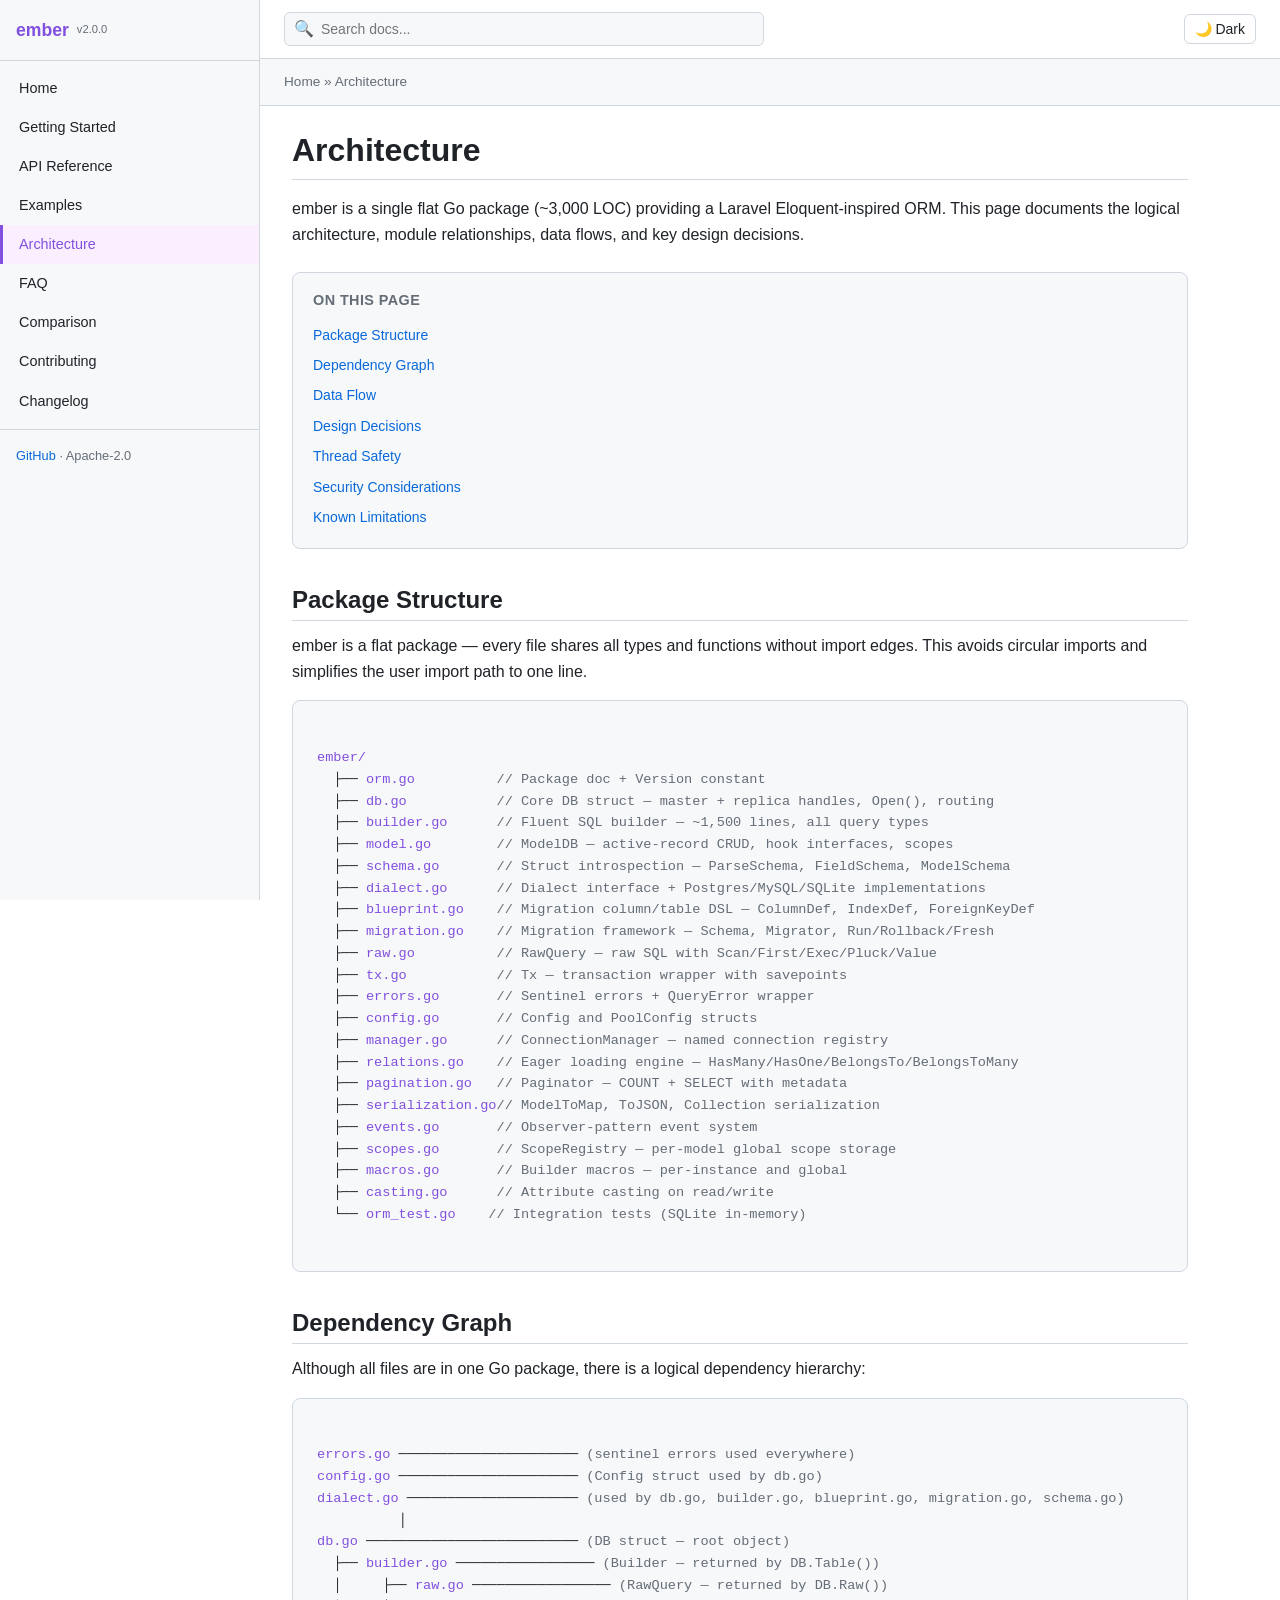
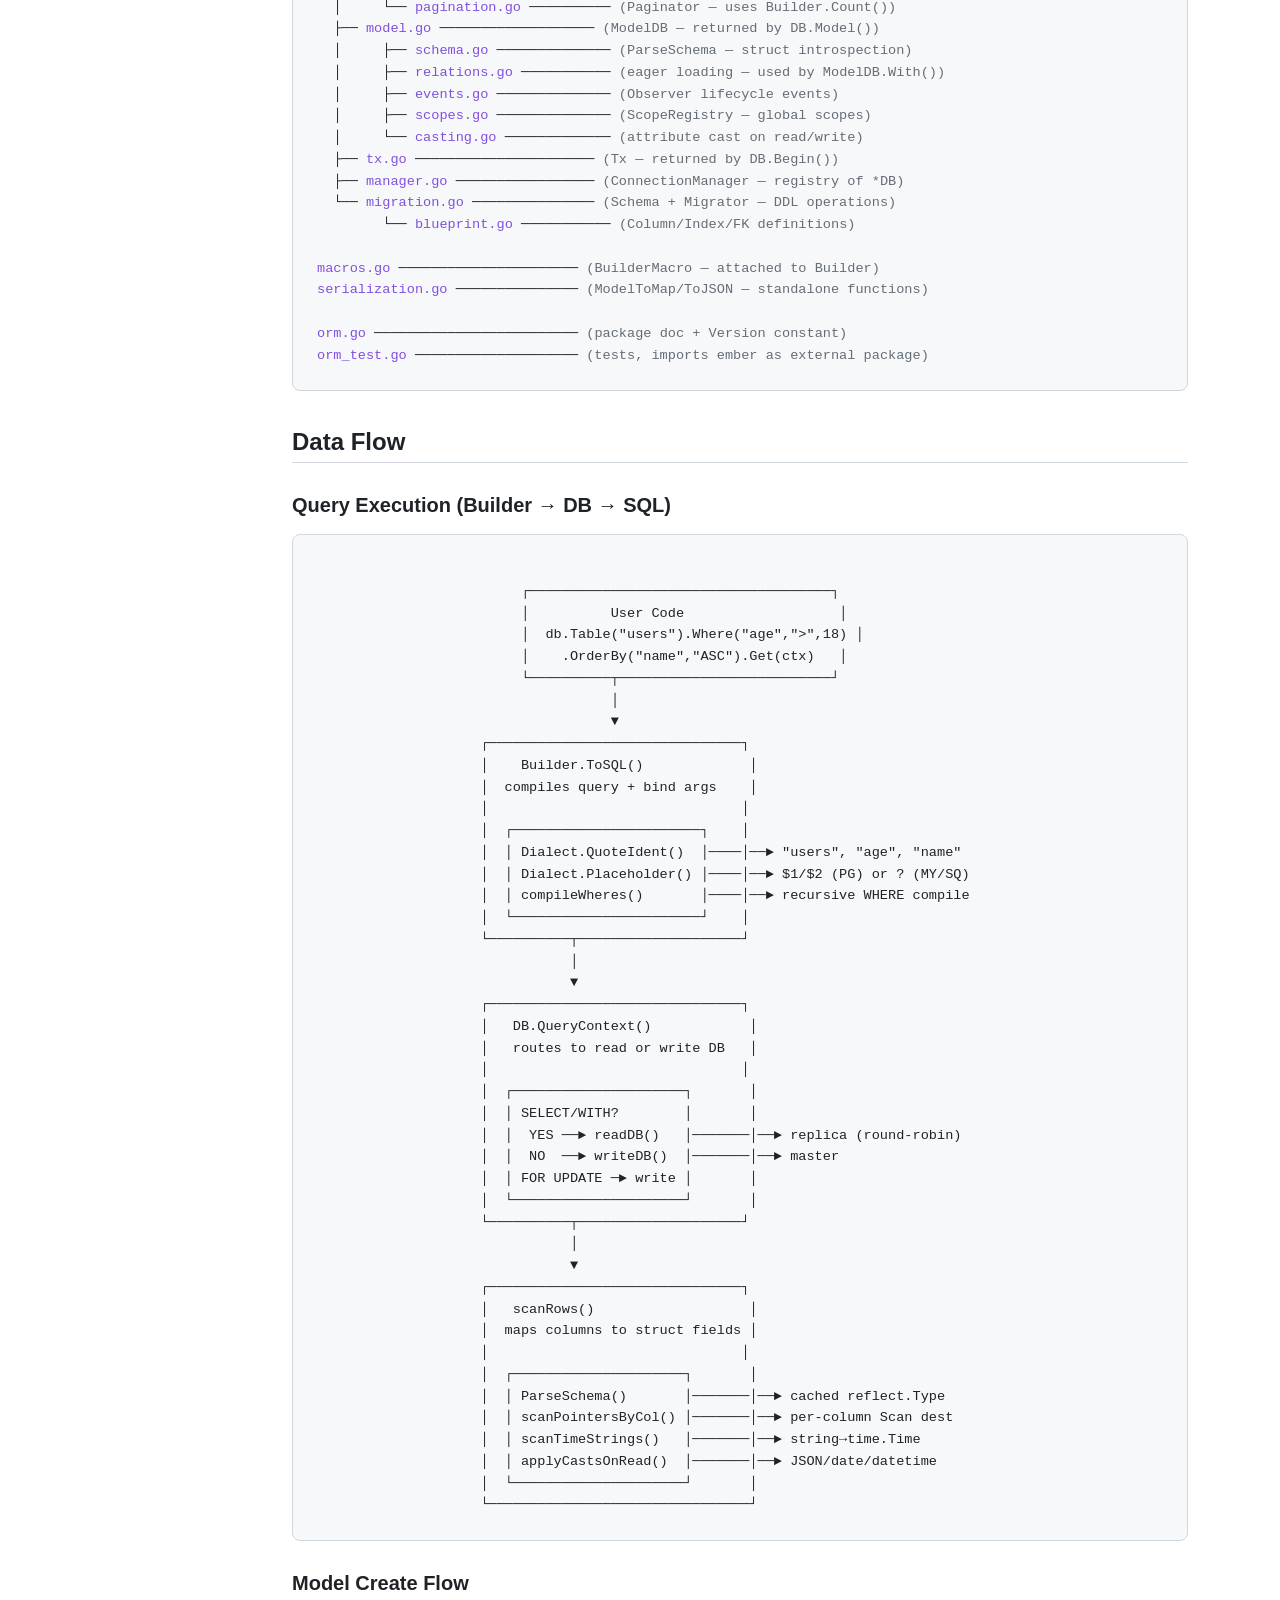
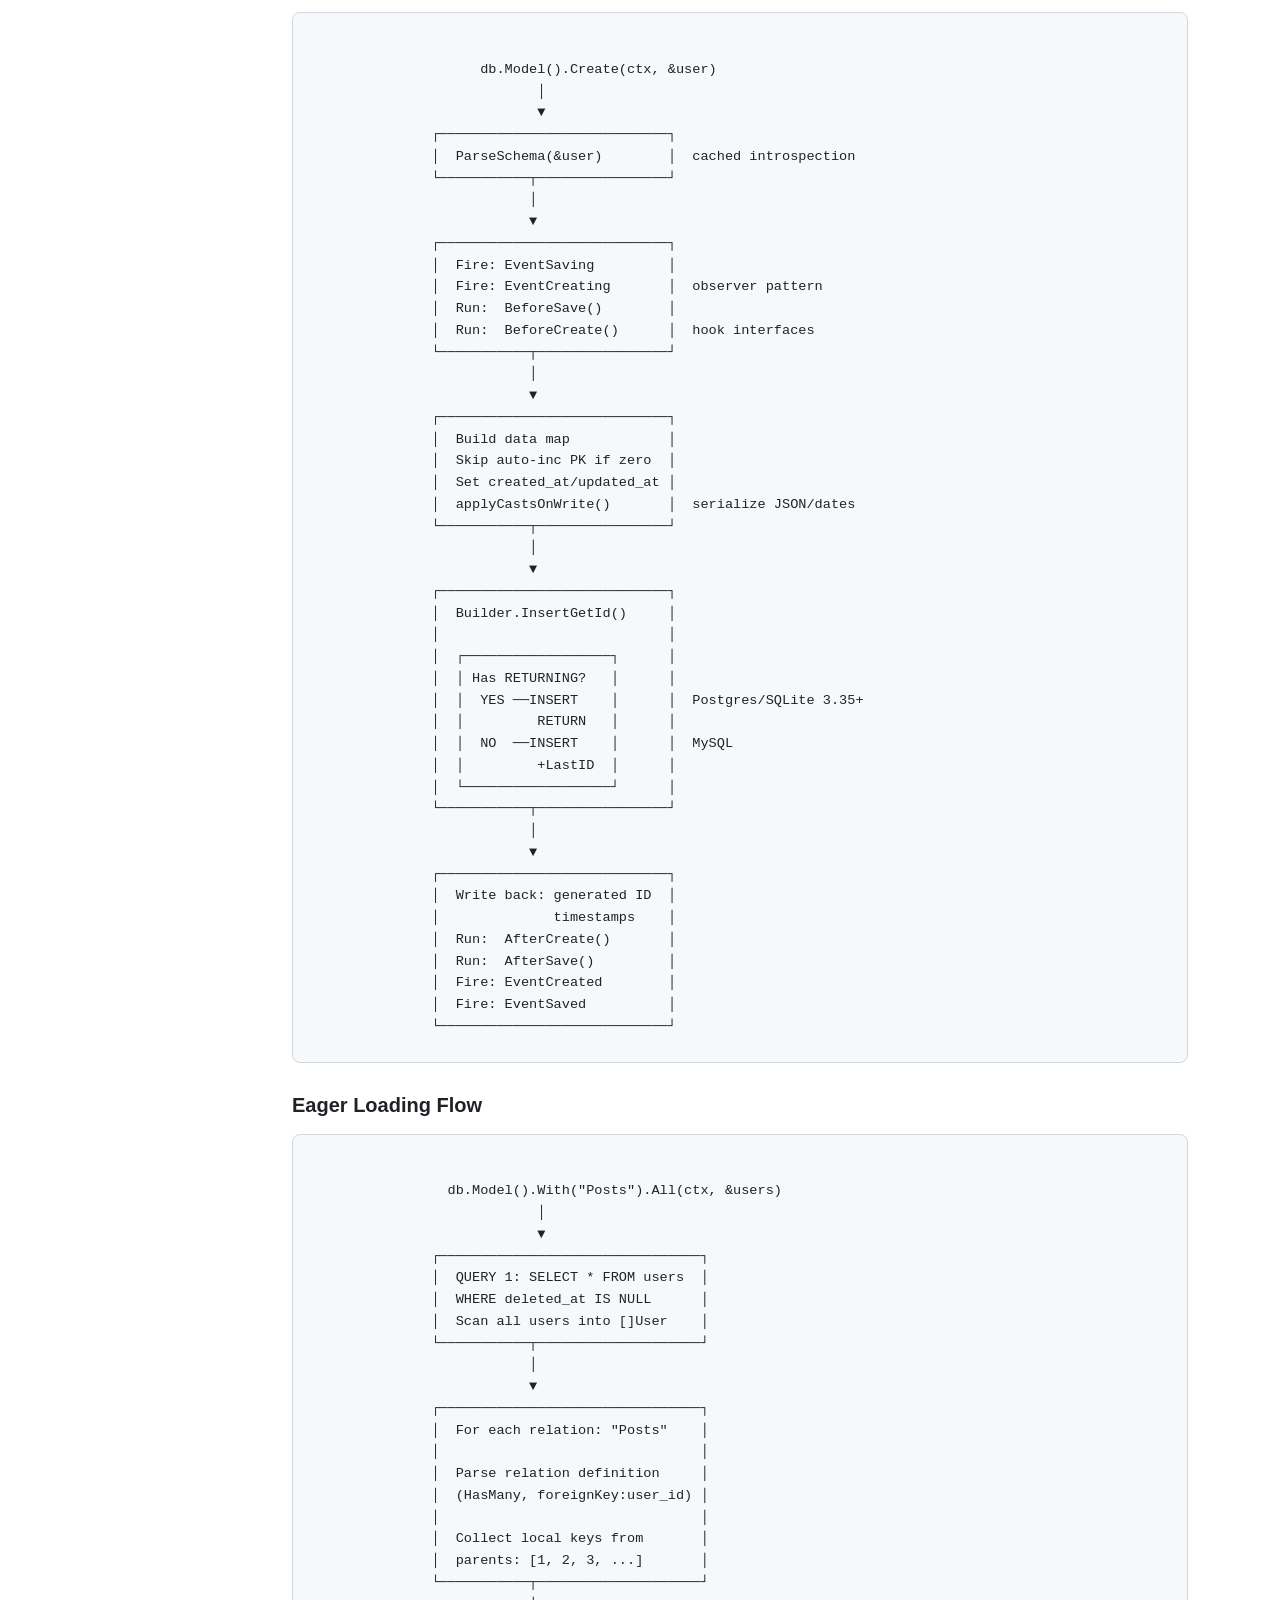
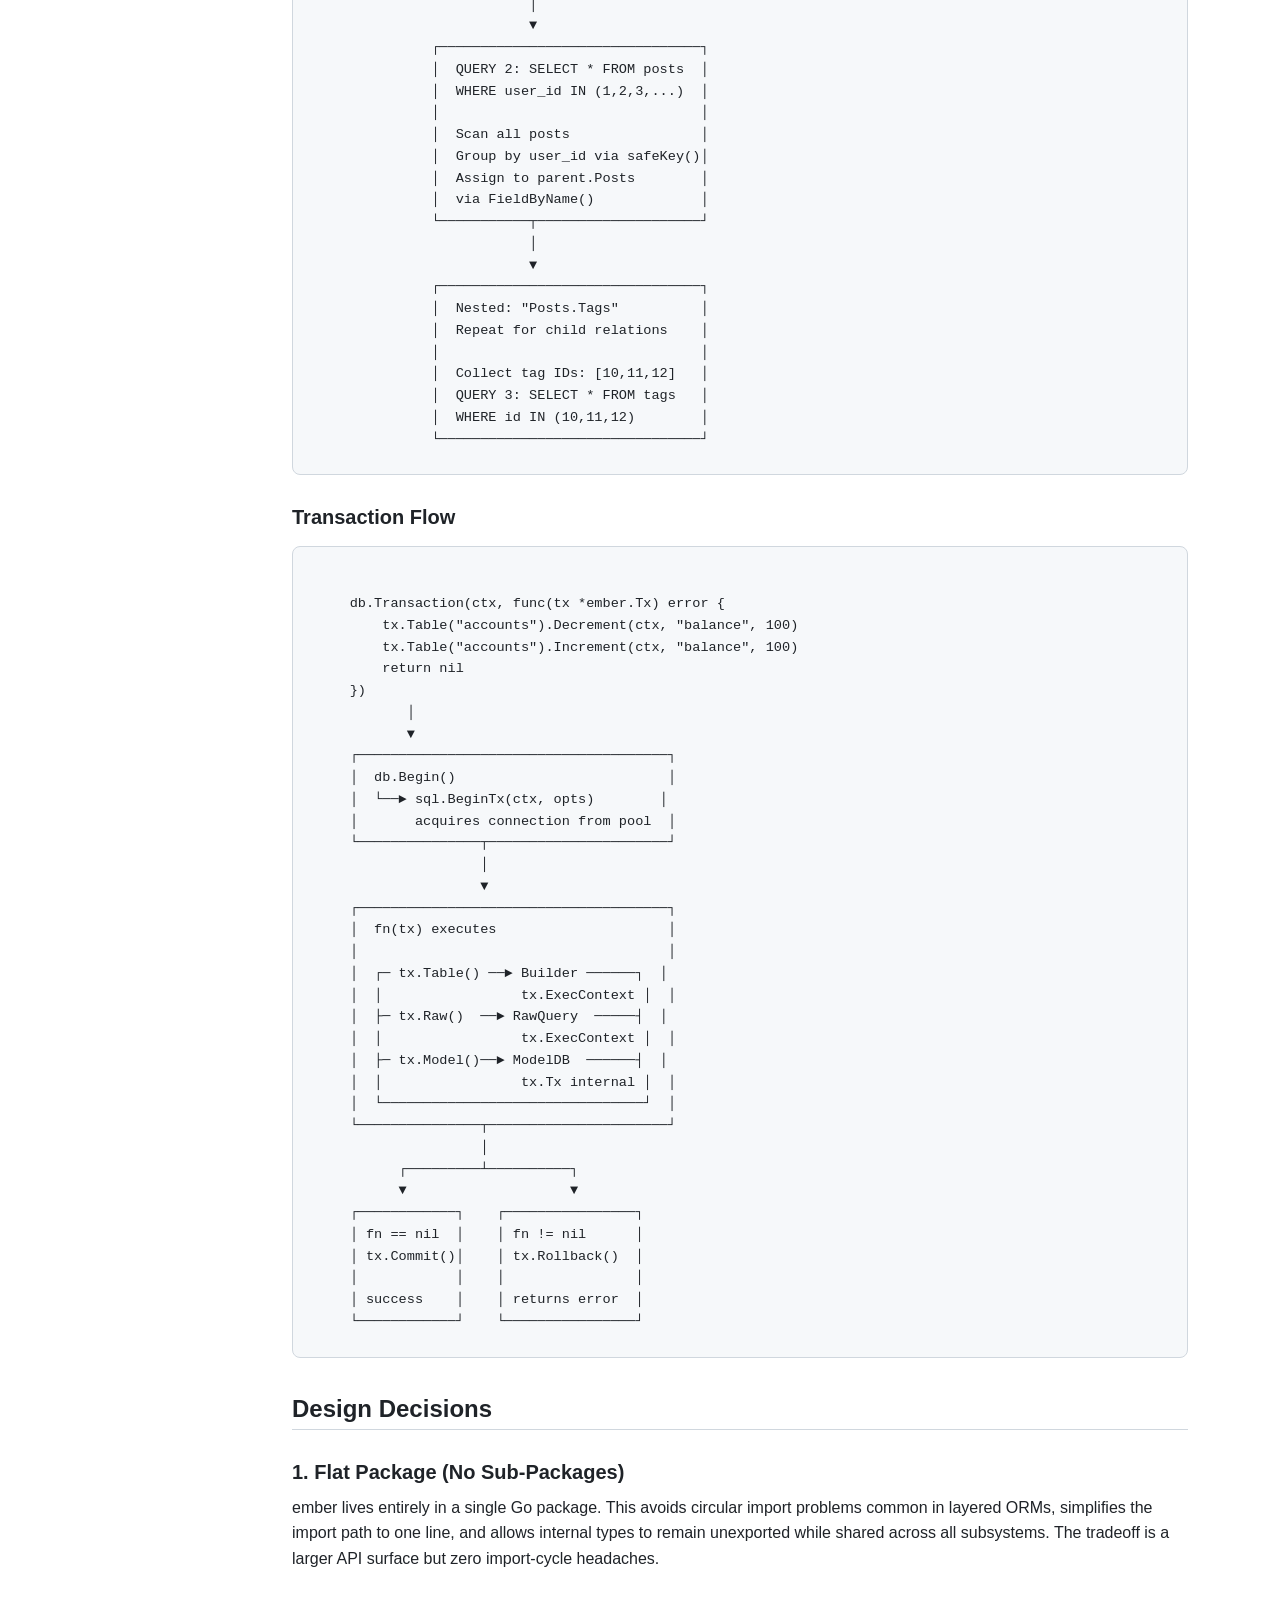
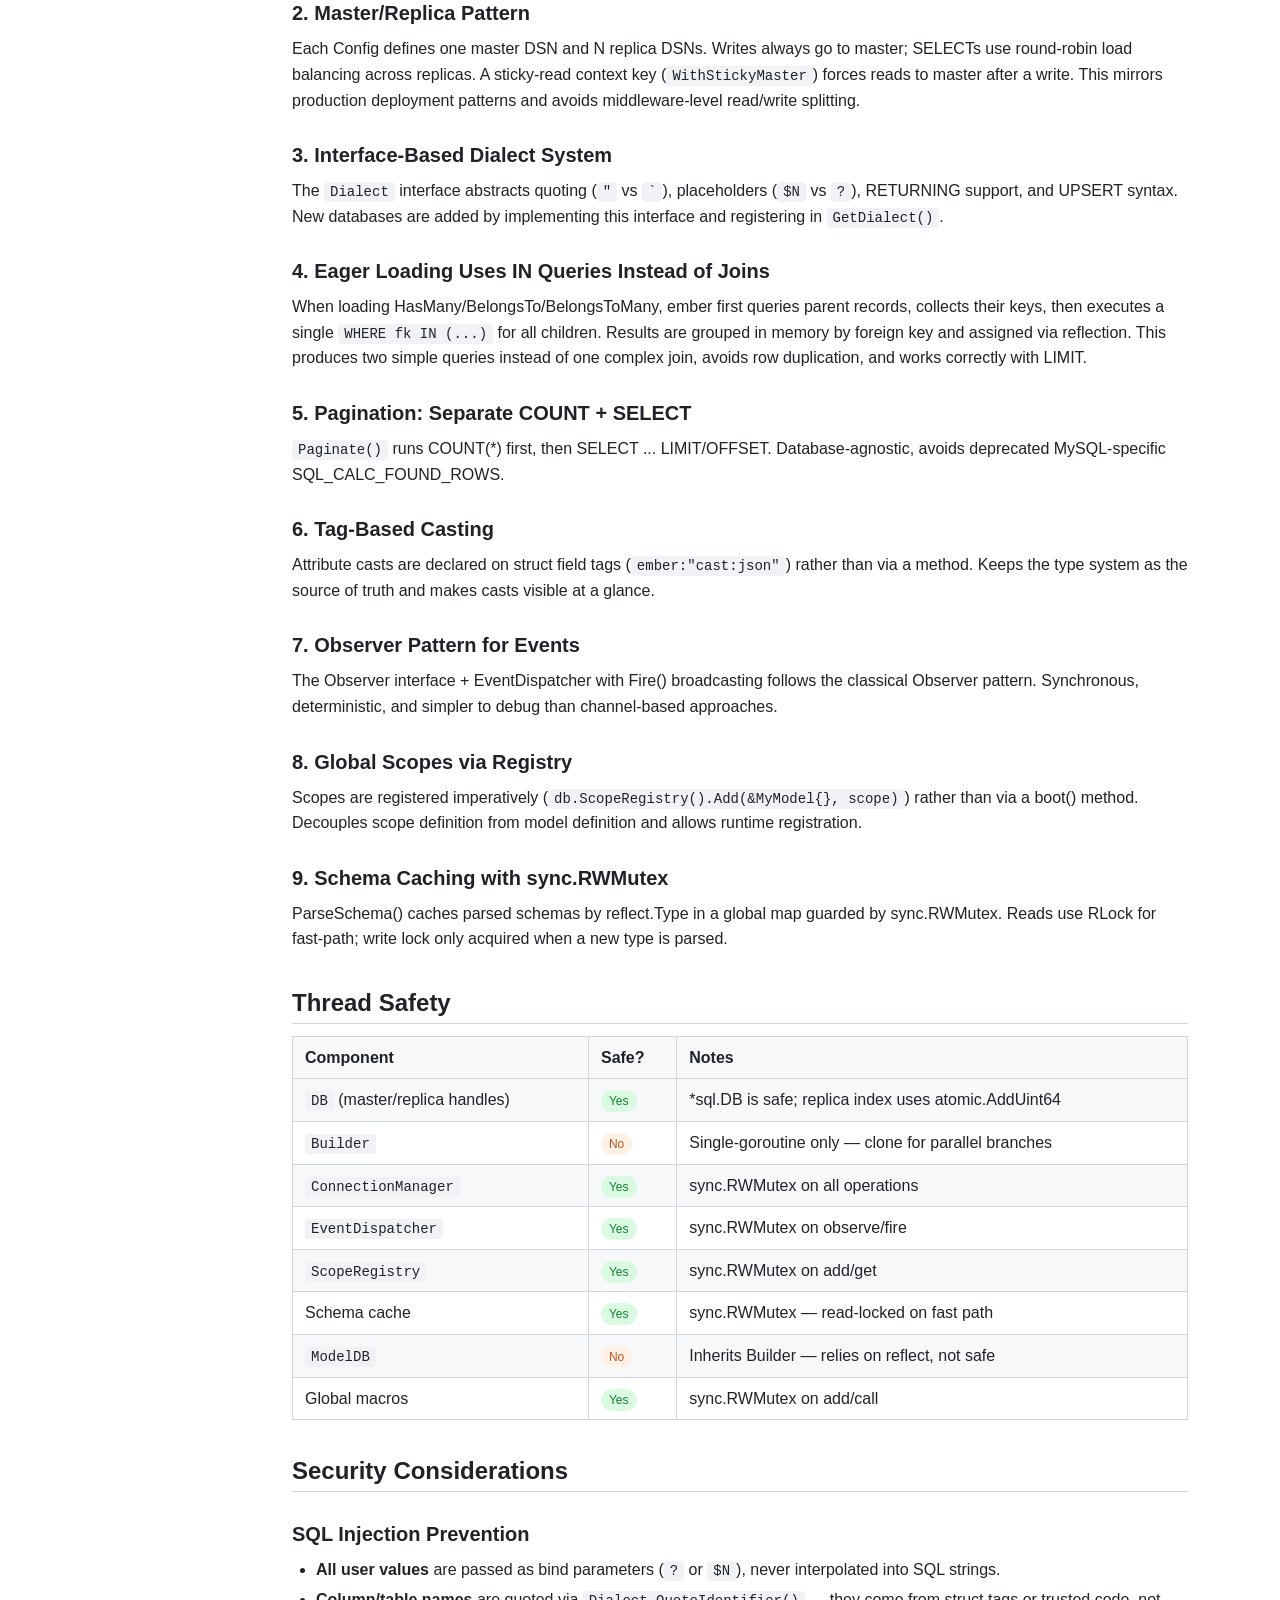
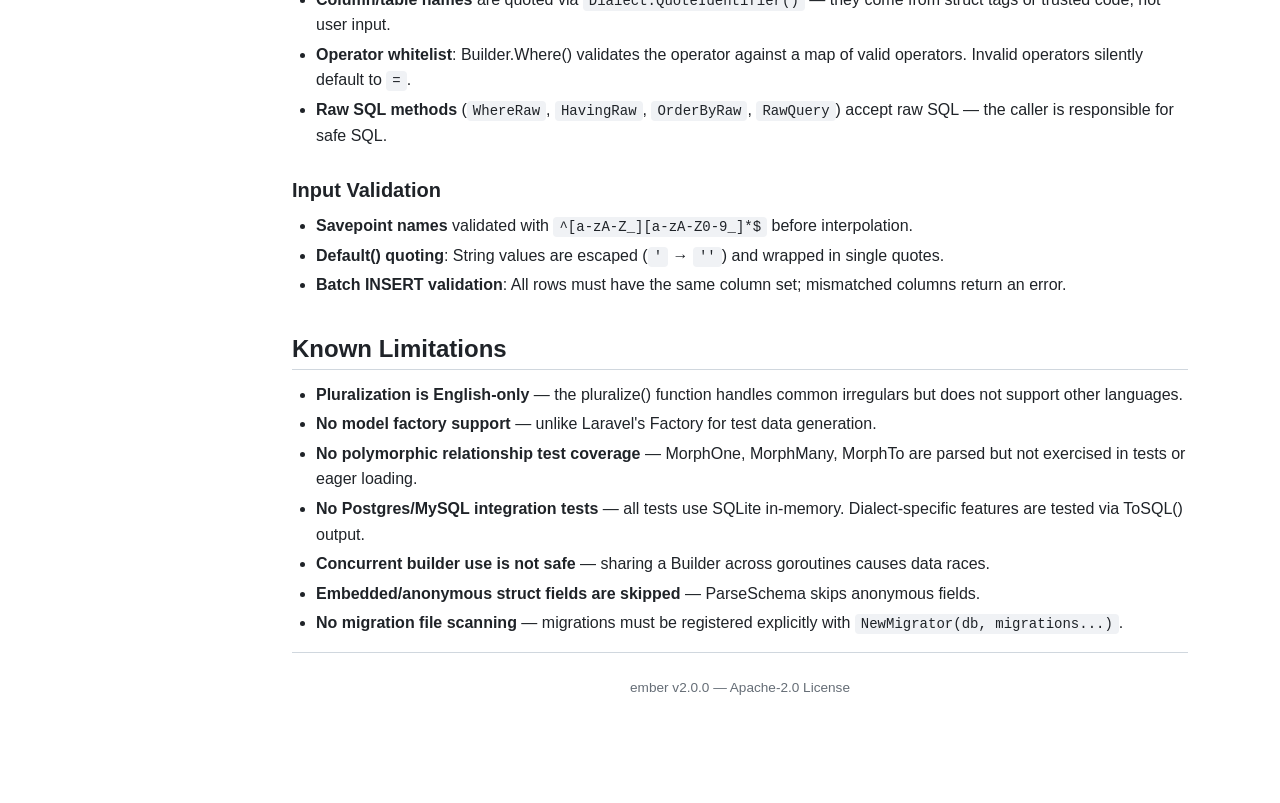
<file: docs/website/architecture.html>
<!DOCTYPE html>
<html lang="en">
<head>
<meta charset="UTF-8">
<meta name="viewport" content="width=device-width, initial-scale=1">
<title>Architecture — ember</title>
<link rel="stylesheet" href="styles.css">
</head>
<body>
<div class="wrapper">
  <aside class="sidebar" id="sidebar">
    <div class="sidebar-header">
      <div class="logo"><a href="index.html" style="color:inherit;text-decoration:none">ember</a> <small>v2.0.0</small></div>
    </div>
    <nav class="sidebar-nav">
      <a href="index.html">Home</a>
      <a href="getting-started.html">Getting Started</a>
      <a href="api-reference.html">API Reference</a>
      <a href="examples.html">Examples</a>
      <a href="architecture.html" class="active">Architecture</a>
      <a href="faq.html">FAQ</a>
      <a href="comparison.html">Comparison</a>
      <a href="contributing.html">Contributing</a>
      <a href="changelog.html">Changelog</a>
    </nav>
    <div class="sidebar-footer">
      <a href="https://github.com/NepMods/ember">GitHub</a> &middot; Apache-2.0
    </div>
  </aside>

  <div class="main">
    <header class="topbar">
      <button class="menu-toggle" id="menuToggle" aria-label="Menu">&#9776;</button>
      <div class="search-box">
        <span class="icon">&#128269;</span>
        <input type="text" id="searchInput" placeholder="Search docs...">
        <div class="search-results" id="searchResults"></div>
      </div>
      <div class="topbar-actions">
        <button class="theme-toggle" id="themeToggle">🌙 Dark</button>
      </div>
    </header>

    <div class="breadcrumb"><a href="index.html">Home</a> &raquo; Architecture</div>

    <div class="content">
      <h1>Architecture</h1>
      <p>ember is a single flat Go package (~3,000 LOC) providing a Laravel Eloquent-inspired ORM. This page documents the logical architecture, module relationships, data flows, and key design decisions.</p>

      <div class="toc">
        <div class="toc-title">On this page</div>
        <ul class="toc-list">
          <li class="toc-h2"><a href="#package-structure">Package Structure</a></li>
          <li class="toc-h2"><a href="#dependency-graph">Dependency Graph</a></li>
          <li class="toc-h2"><a href="#data-flow">Data Flow</a></li>
          <li class="toc-h2"><a href="#design-decisions">Design Decisions</a></li>
          <li class="toc-h2"><a href="#thread-safety">Thread Safety</a></li>
          <li class="toc-h2"><a href="#security">Security Considerations</a></li>
          <li class="toc-h2"><a href="#known-limitations">Known Limitations</a></li>
        </ul>
      </div>

      <h2 id="package-structure">Package Structure</h2>
      <p>ember is a flat package — every file shares all types and functions without import edges. This avoids circular imports and simplifies the user import path to one line.</p>

      <div class="diagram">
<span class="keyword">ember/</span>
  ├── <span class="keyword">orm.go</span>          <span class="comment">// Package doc + Version constant</span>
  ├── <span class="keyword">db.go</span>           <span class="comment">// Core DB struct — master + replica handles, Open(), routing</span>
  ├── <span class="keyword">builder.go</span>      <span class="comment">// Fluent SQL builder — ~1,500 lines, all query types</span>
  ├── <span class="keyword">model.go</span>        <span class="comment">// ModelDB — active-record CRUD, hook interfaces, scopes</span>
  ├── <span class="keyword">schema.go</span>       <span class="comment">// Struct introspection — ParseSchema, FieldSchema, ModelSchema</span>
  ├── <span class="keyword">dialect.go</span>      <span class="comment">// Dialect interface + Postgres/MySQL/SQLite implementations</span>
  ├── <span class="keyword">blueprint.go</span>    <span class="comment">// Migration column/table DSL — ColumnDef, IndexDef, ForeignKeyDef</span>
  ├── <span class="keyword">migration.go</span>    <span class="comment">// Migration framework — Schema, Migrator, Run/Rollback/Fresh</span>
  ├── <span class="keyword">raw.go</span>          <span class="comment">// RawQuery — raw SQL with Scan/First/Exec/Pluck/Value</span>
  ├── <span class="keyword">tx.go</span>           <span class="comment">// Tx — transaction wrapper with savepoints</span>
  ├── <span class="keyword">errors.go</span>       <span class="comment">// Sentinel errors + QueryError wrapper</span>
  ├── <span class="keyword">config.go</span>       <span class="comment">// Config and PoolConfig structs</span>
  ├── <span class="keyword">manager.go</span>      <span class="comment">// ConnectionManager — named connection registry</span>
  ├── <span class="keyword">relations.go</span>    <span class="comment">// Eager loading engine — HasMany/HasOne/BelongsTo/BelongsToMany</span>
  ├── <span class="keyword">pagination.go</span>   <span class="comment">// Paginator — COUNT + SELECT with metadata</span>
  ├── <span class="keyword">serialization.go</span><span class="comment">// ModelToMap, ToJSON, Collection serialization</span>
  ├── <span class="keyword">events.go</span>       <span class="comment">// Observer-pattern event system</span>
  ├── <span class="keyword">scopes.go</span>       <span class="comment">// ScopeRegistry — per-model global scope storage</span>
  ├── <span class="keyword">macros.go</span>       <span class="comment">// Builder macros — per-instance and global</span>
  ├── <span class="keyword">casting.go</span>      <span class="comment">// Attribute casting on read/write</span>
  └── <span class="keyword">orm_test.go</span>    <span class="comment">// Integration tests (SQLite in-memory)</span>
      </div>

      <h2 id="dependency-graph">Dependency Graph</h2>
      <p>Although all files are in one Go package, there is a logical dependency hierarchy:</p>

      <div class="diagram">
<span class="keyword">errors.go</span> ────────────────────── <span class="comment">(sentinel errors used everywhere)</span>
<span class="keyword">config.go</span> ────────────────────── <span class="comment">(Config struct used by db.go)</span>
<span class="keyword">dialect.go</span> ───────────────────── <span class="comment">(used by db.go, builder.go, blueprint.go, migration.go, schema.go)</span>
          │
<span class="keyword">db.go</span> ────────────────────────── <span class="comment">(DB struct — root object)</span>
  ├── <span class="keyword">builder.go</span> ───────────────── <span class="comment">(Builder — returned by DB.Table())</span>
  │     ├── <span class="keyword">raw.go</span> ───────────────── <span class="comment">(RawQuery — returned by DB.Raw())</span>
  │     └── <span class="keyword">pagination.go</span> ────────── <span class="comment">(Paginator — uses Builder.Count())</span>
  ├── <span class="keyword">model.go</span> ─────────────────── <span class="comment">(ModelDB — returned by DB.Model())</span>
  │     ├── <span class="keyword">schema.go</span> ────────────── <span class="comment">(ParseSchema — struct introspection)</span>
  │     ├── <span class="keyword">relations.go</span> ─────────── <span class="comment">(eager loading — used by ModelDB.With())</span>
  │     ├── <span class="keyword">events.go</span> ────────────── <span class="comment">(Observer lifecycle events)</span>
  │     ├── <span class="keyword">scopes.go</span> ────────────── <span class="comment">(ScopeRegistry — global scopes)</span>
  │     └── <span class="keyword">casting.go</span> ───────────── <span class="comment">(attribute cast on read/write)</span>
  ├── <span class="keyword">tx.go</span> ────────────────────── <span class="comment">(Tx — returned by DB.Begin())</span>
  ├── <span class="keyword">manager.go</span> ───────────────── <span class="comment">(ConnectionManager — registry of *DB)</span>
  └── <span class="keyword">migration.go</span> ─────────────── <span class="comment">(Schema + Migrator — DDL operations)</span>
        └── <span class="keyword">blueprint.go</span> ─────────── <span class="comment">(Column/Index/FK definitions)</span>

<span class="keyword">macros.go</span> ────────────────────── <span class="comment">(BuilderMacro — attached to Builder)</span>
<span class="keyword">serialization.go</span> ─────────────── <span class="comment">(ModelToMap/ToJSON — standalone functions)</span>

<span class="keyword">orm.go</span> ───────────────────────── <span class="comment">(package doc + Version constant)</span>
<span class="keyword">orm_test.go</span> ──────────────────── <span class="comment">(tests, imports ember as external package)</span></div>

      <h2 id="data-flow">Data Flow</h2>

      <h3>Query Execution (Builder → DB → SQL)</h3>
      <div class="diagram">
                         ┌─────────────────────────────────────┐
                         │          User Code                   │
                         │  db.Table("users").Where("age","&gt;",18) │
                         │    .OrderBy("name","ASC").Get(ctx)   │
                         └──────────┬──────────────────────────┘
                                    │
                                    ▼
                    ┌───────────────────────────────┐
                    │    Builder.ToSQL()             │
                    │  compiles query + bind args    │
                    │                               │
                    │  ┌───────────────────────┐    │
                    │  │ Dialect.QuoteIdent()  │────│──► "users", "age", "name"
                    │  │ Dialect.Placeholder() │────│──► $1/$2 (PG) or ? (MY/SQ)
                    │  │ compileWheres()       │────│──► recursive WHERE compile
                    │  └───────────────────────┘    │
                    └──────────┬────────────────────┘
                               │
                               ▼
                    ┌───────────────────────────────┐
                    │   DB.QueryContext()            │
                    │   routes to read or write DB   │
                    │                               │
                    │  ┌─────────────────────┐       │
                    │  │ SELECT/WITH?        │       │
                    │  │  YES ──► readDB()   │───────│──► replica (round-robin)
                    │  │  NO  ──► writeDB()  │───────│──► master
                    │  │ FOR UPDATE ─► write │       │
                    │  └─────────────────────┘       │
                    └──────────┬────────────────────┘
                               │
                               ▼
                    ┌───────────────────────────────┐
                    │   scanRows()                   │
                    │  maps columns to struct fields │
                    │                               │
                    │  ┌─────────────────────┐       │
                    │  │ ParseSchema()       │───────│──► cached reflect.Type
                    │  │ scanPointersByCol() │───────│──► per-column Scan dest
                    │  │ scanTimeStrings()   │───────│──► string→time.Time
                    │  │ applyCastsOnRead()  │───────│──► JSON/date/datetime
                    │  └─────────────────────┘       │
                    └────────────────────────────────┘</div>

      <h3>Model Create Flow</h3>
      <div class="diagram">
                    db.Model().Create(ctx, &amp;user)
                           │
                           ▼
              ┌────────────────────────────┐
              │  ParseSchema(&amp;user)        │  cached introspection
              └───────────┬────────────────┘
                          │
                          ▼
              ┌────────────────────────────┐
              │  Fire: EventSaving         │
              │  Fire: EventCreating       │  observer pattern
              │  Run:  BeforeSave()        │
              │  Run:  BeforeCreate()      │  hook interfaces
              └───────────┬────────────────┘
                          │
                          ▼
              ┌────────────────────────────┐
              │  Build data map            │
              │  Skip auto-inc PK if zero  │
              │  Set created_at/updated_at │
              │  applyCastsOnWrite()       │  serialize JSON/dates
              └───────────┬────────────────┘
                          │
                          ▼
              ┌────────────────────────────┐
              │  Builder.InsertGetId()     │
              │                            │
              │  ┌──────────────────┐      │
              │  │ Has RETURNING?   │      │
              │  │  YES ──INSERT    │      │  Postgres/SQLite 3.35+
              │  │         RETURN   │      │
              │  │  NO  ──INSERT    │      │  MySQL
              │  │         +LastID  │      │
              │  └──────────────────┘      │
              └───────────┬────────────────┘
                          │
                          ▼
              ┌────────────────────────────┐
              │  Write back: generated ID  │
              │              timestamps    │
              │  Run:  AfterCreate()       │
              │  Run:  AfterSave()         │
              │  Fire: EventCreated        │
              │  Fire: EventSaved          │
              └────────────────────────────┘</div>

      <h3>Eager Loading Flow</h3>
      <div class="diagram">
                db.Model().With("Posts").All(ctx, &amp;users)
                           │
                           ▼
              ┌────────────────────────────────┐
              │  QUERY 1: SELECT * FROM users  │
              │  WHERE deleted_at IS NULL      │
              │  Scan all users into []User    │
              └───────────┬────────────────────┘
                          │
                          ▼
              ┌────────────────────────────────┐
              │  For each relation: "Posts"    │
              │                                │
              │  Parse relation definition     │
              │  (HasMany, foreignKey:user_id) │
              │                                │
              │  Collect local keys from       │
              │  parents: [1, 2, 3, ...]       │
              └───────────┬────────────────────┘
                          │
                          ▼
              ┌────────────────────────────────┐
              │  QUERY 2: SELECT * FROM posts  │
              │  WHERE user_id IN (1,2,3,...)  │
              │                                │
              │  Scan all posts                │
              │  Group by user_id via safeKey()│
              │  Assign to parent.Posts        │
              │  via FieldByName()             │
              └───────────┬────────────────────┘
                          │
                          ▼
              ┌────────────────────────────────┐
              │  Nested: "Posts.Tags"          │
              │  Repeat for child relations    │
              │                                │
              │  Collect tag IDs: [10,11,12]   │
              │  QUERY 3: SELECT * FROM tags   │
              │  WHERE id IN (10,11,12)        │
              └────────────────────────────────┘</div>

      <h3>Transaction Flow</h3>
      <div class="diagram">
    db.Transaction(ctx, func(tx *ember.Tx) error {
        tx.Table("accounts").Decrement(ctx, "balance", 100)
        tx.Table("accounts").Increment(ctx, "balance", 100)
        return nil
    })
           │
           ▼
    ┌──────────────────────────────────────┐
    │  db.Begin()                          │
    │  └──► sql.BeginTx(ctx, opts)        │
    │       acquires connection from pool  │
    └───────────────┬──────────────────────┘
                    │
                    ▼
    ┌──────────────────────────────────────┐
    │  fn(tx) executes                     │
    │                                      │
    │  ┌─ tx.Table() ──► Builder ──────┐  │
    │  │                 tx.ExecContext │  │
    │  ├─ tx.Raw()  ──► RawQuery  ─────┤  │
    │  │                 tx.ExecContext │  │
    │  ├─ tx.Model()──► ModelDB  ──────┤  │
    │  │                 tx.Tx internal │  │
    │  └────────────────────────────────┘  │
    └───────────────┬──────────────────────┘
                    │
          ┌─────────┴──────────┐
          ▼                    ▼
    ┌────────────┐    ┌────────────────┐
    │ fn == nil  │    │ fn != nil      │
    │ tx.Commit()│    │ tx.Rollback()  │
    │            │    │                │
    │ success    │    │ returns error  │
    └────────────┘    └────────────────┘</div>

      <h2 id="design-decisions">Design Decisions</h2>

      <h3>1. Flat Package (No Sub-Packages)</h3>
      <p>ember lives entirely in a single Go package. This avoids circular import problems common in layered ORMs, simplifies the import path to one line, and allows internal types to remain unexported while shared across all subsystems. The tradeoff is a larger API surface but zero import-cycle headaches.</p>

      <h3>2. Master/Replica Pattern</h3>
      <p>Each Config defines one master DSN and N replica DSNs. Writes always go to master; SELECTs use round-robin load balancing across replicas. A sticky-read context key (<code>WithStickyMaster</code>) forces reads to master after a write. This mirrors production deployment patterns and avoids middleware-level read/write splitting.</p>

      <h3>3. Interface-Based Dialect System</h3>
      <p>The <code>Dialect</code> interface abstracts quoting (<code>"</code> vs <code>`</code>), placeholders (<code>$N</code> vs <code>?</code>), RETURNING support, and UPSERT syntax. New databases are added by implementing this interface and registering in <code>GetDialect()</code>.</p>

      <h3>4. Eager Loading Uses IN Queries Instead of Joins</h3>
      <p>When loading HasMany/BelongsTo/BelongsToMany, ember first queries parent records, collects their keys, then executes a single <code>WHERE fk IN (...)</code> for all children. Results are grouped in memory by foreign key and assigned via reflection. This produces two simple queries instead of one complex join, avoids row duplication, and works correctly with LIMIT.</p>

      <h3>5. Pagination: Separate COUNT + SELECT</h3>
      <p><code>Paginate()</code> runs COUNT(*) first, then SELECT ... LIMIT/OFFSET. Database-agnostic, avoids deprecated MySQL-specific SQL_CALC_FOUND_ROWS.</p>

      <h3>6. Tag-Based Casting</h3>
      <p>Attribute casts are declared on struct field tags (<code>ember:"cast:json"</code>) rather than via a method. Keeps the type system as the source of truth and makes casts visible at a glance.</p>

      <h3>7. Observer Pattern for Events</h3>
      <p>The Observer interface + EventDispatcher with Fire() broadcasting follows the classical Observer pattern. Synchronous, deterministic, and simpler to debug than channel-based approaches.</p>

      <h3>8. Global Scopes via Registry</h3>
      <p>Scopes are registered imperatively (<code>db.ScopeRegistry().Add(&MyModel{}, scope)</code>) rather than via a boot() method. Decouples scope definition from model definition and allows runtime registration.</p>

      <h3>9. Schema Caching with sync.RWMutex</h3>
      <p>ParseSchema() caches parsed schemas by reflect.Type in a global map guarded by sync.RWMutex. Reads use RLock for fast-path; write lock only acquired when a new type is parsed.</p>

      <h2 id="thread-safety">Thread Safety</h2>
      <table>
        <tr><th>Component</th><th>Safe?</th><th>Notes</th></tr>
        <tr><td><code>DB</code> (master/replica handles)</td><td><span class="badge badge-green">Yes</span></td><td>*sql.DB is safe; replica index uses atomic.AddUint64</td></tr>
        <tr><td><code>Builder</code></td><td><span class="badge badge-orange">No</span></td><td>Single-goroutine only — clone for parallel branches</td></tr>
        <tr><td><code>ConnectionManager</code></td><td><span class="badge badge-green">Yes</span></td><td>sync.RWMutex on all operations</td></tr>
        <tr><td><code>EventDispatcher</code></td><td><span class="badge badge-green">Yes</span></td><td>sync.RWMutex on observe/fire</td></tr>
        <tr><td><code>ScopeRegistry</code></td><td><span class="badge badge-green">Yes</span></td><td>sync.RWMutex on add/get</td></tr>
        <tr><td>Schema cache</td><td><span class="badge badge-green">Yes</span></td><td>sync.RWMutex — read-locked on fast path</td></tr>
        <tr><td><code>ModelDB</code></td><td><span class="badge badge-orange">No</span></td><td>Inherits Builder — relies on reflect, not safe</td></tr>
        <tr><td>Global macros</td><td><span class="badge badge-green">Yes</span></td><td>sync.RWMutex on add/call</td></tr>
      </table>

      <h2 id="security">Security Considerations</h2>

      <h3>SQL Injection Prevention</h3>
      <ul>
        <li><strong>All user values</strong> are passed as bind parameters (<code>?</code> or <code>$N</code>), never interpolated into SQL strings.</li>
        <li><strong>Column/table names</strong> are quoted via <code>Dialect.QuoteIdentifier()</code> — they come from struct tags or trusted code, not user input.</li>
        <li><strong>Operator whitelist</strong>: Builder.Where() validates the operator against a map of valid operators. Invalid operators silently default to <code>=</code>.</li>
        <li><strong>Raw SQL methods</strong> (<code>WhereRaw</code>, <code>HavingRaw</code>, <code>OrderByRaw</code>, <code>RawQuery</code>) accept raw SQL — the caller is responsible for safe SQL.</li>
      </ul>

      <h3>Input Validation</h3>
      <ul>
        <li><strong>Savepoint names</strong> validated with <code>^[a-zA-Z_][a-zA-Z0-9_]*$</code> before interpolation.</li>
        <li><strong>Default() quoting</strong>: String values are escaped (<code>'</code> → <code>''</code>) and wrapped in single quotes.</li>
        <li><strong>Batch INSERT validation</strong>: All rows must have the same column set; mismatched columns return an error.</li>
      </ul>

      <h2 id="known-limitations">Known Limitations</h2>
      <ul>
        <li><strong>Pluralization is English-only</strong> — the pluralize() function handles common irregulars but does not support other languages.</li>
        <li><strong>No model factory support</strong> — unlike Laravel's Factory for test data generation.</li>
        <li><strong>No polymorphic relationship test coverage</strong> — MorphOne, MorphMany, MorphTo are parsed but not exercised in tests or eager loading.</li>
        <li><strong>No Postgres/MySQL integration tests</strong> — all tests use SQLite in-memory. Dialect-specific features are tested via ToSQL() output.</li>
        <li><strong>Concurrent builder use is not safe</strong> — sharing a Builder across goroutines causes data races.</li>
        <li><strong>Embedded/anonymous struct fields are skipped</strong> — ParseSchema skips anonymous fields.</li>
        <li><strong>No migration file scanning</strong> — migrations must be registered explicitly with <code>NewMigrator(db, migrations...)</code>.</li>
      </ul>

      <footer class="footer">
        <p>ember v2.0.0 &mdash; Apache-2.0 License</p>
      </footer>
    </div>
  </div>
</div>
<script src="script.js"></script>
</body>
</html>
</file>
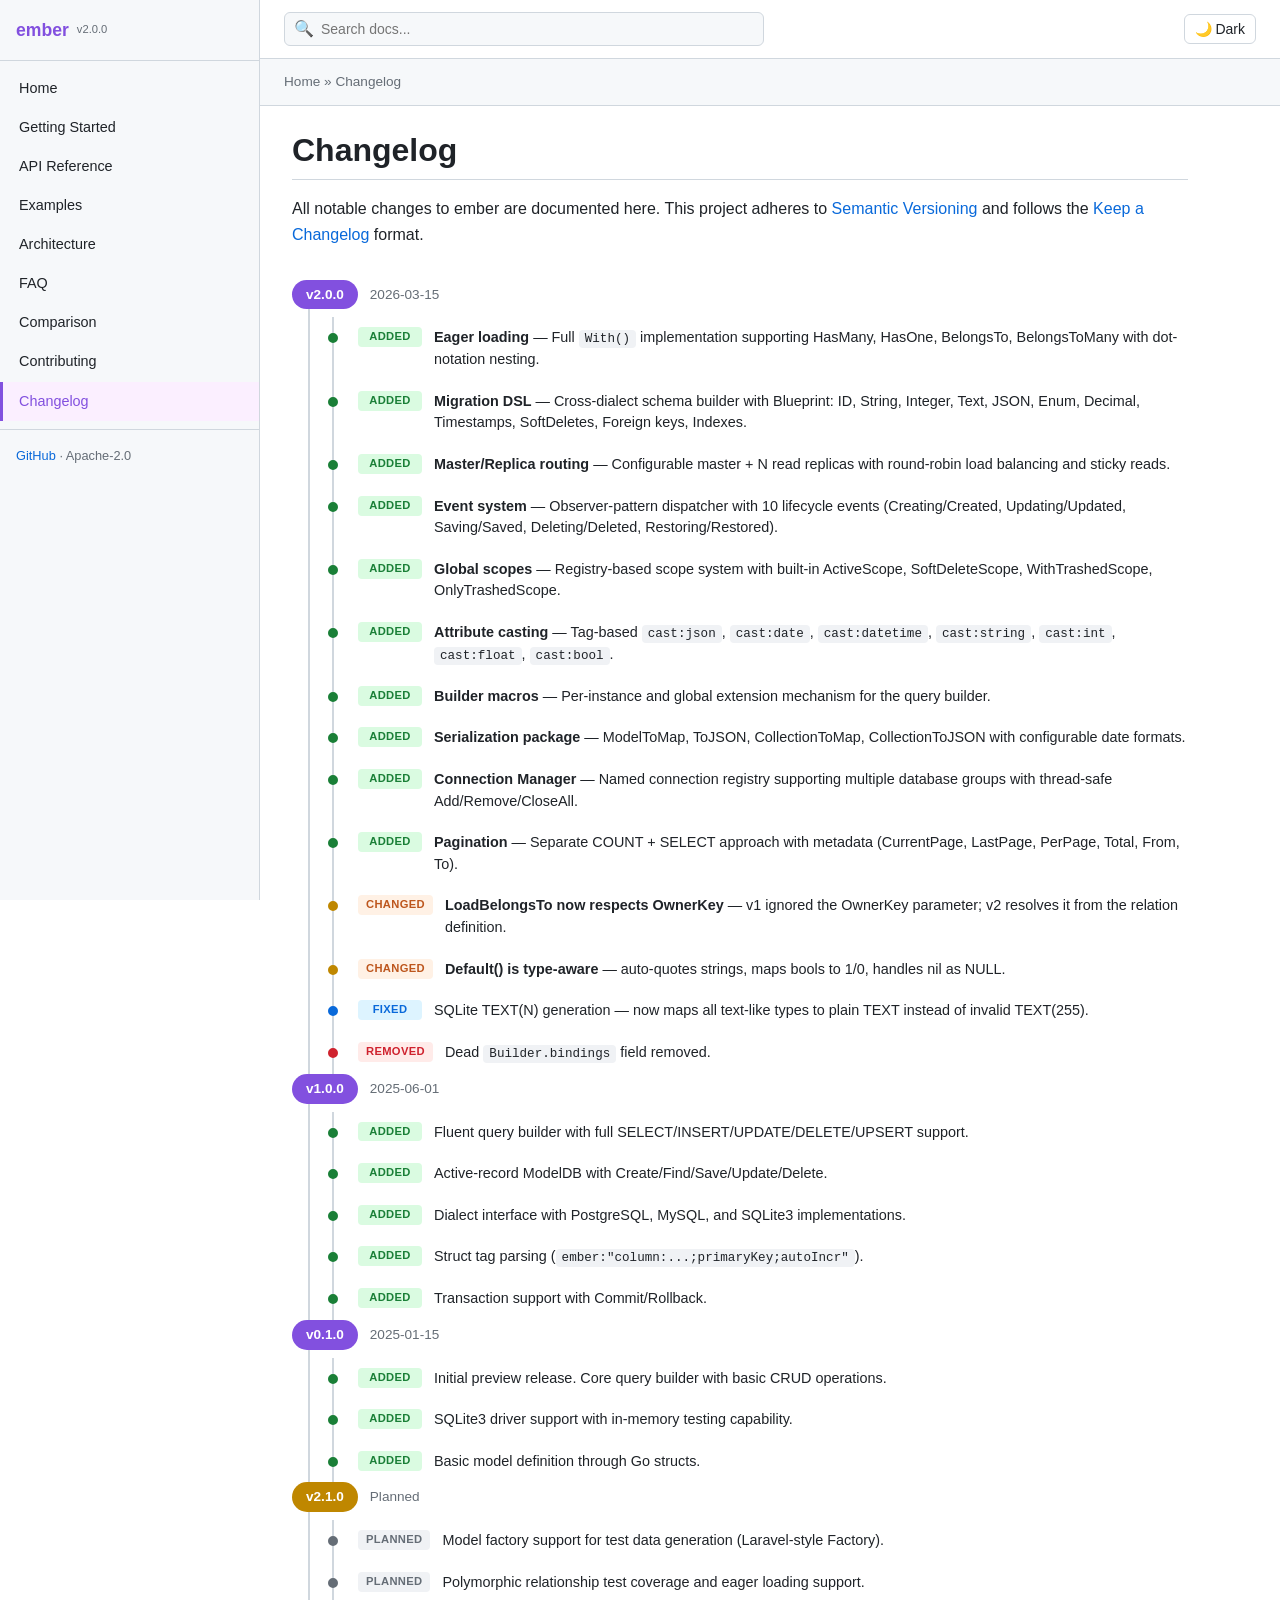
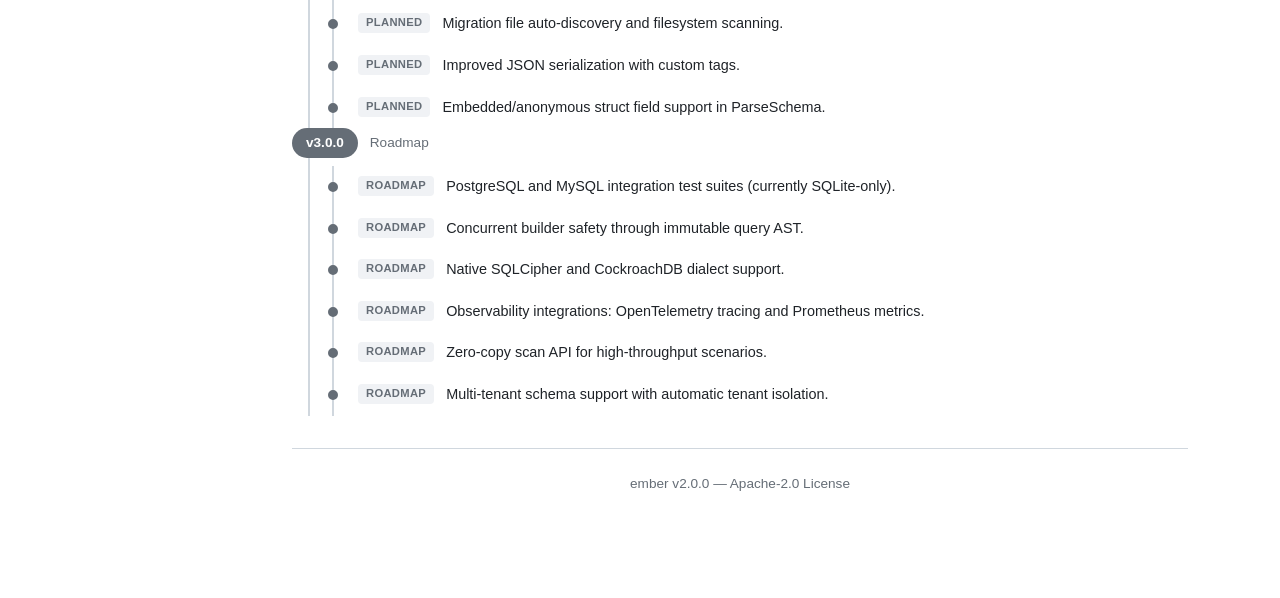
<file: docs/website/changelog.html>
<!DOCTYPE html>
<html lang="en">
<head>
<meta charset="UTF-8">
<meta name="viewport" content="width=device-width, initial-scale=1">
<title>Changelog — ember</title>
<link rel="stylesheet" href="styles.css">
</head>
<body>
<div class="wrapper">
  <aside class="sidebar" id="sidebar">
    <div class="sidebar-header">
      <div class="logo"><a href="index.html" style="color:inherit;text-decoration:none">ember</a> <small>v2.0.0</small></div>
    </div>
    <nav class="sidebar-nav">
      <a href="index.html">Home</a>
      <a href="getting-started.html">Getting Started</a>
      <a href="api-reference.html">API Reference</a>
      <a href="examples.html">Examples</a>
      <a href="architecture.html">Architecture</a>
      <a href="faq.html">FAQ</a>
      <a href="comparison.html">Comparison</a>
      <a href="contributing.html">Contributing</a>
      <a href="changelog.html" class="active">Changelog</a>
    </nav>
    <div class="sidebar-footer">
      <a href="https://github.com/NepMods/ember">GitHub</a> &middot; Apache-2.0
    </div>
  </aside>

  <div class="main">
    <header class="topbar">
      <button class="menu-toggle" id="menuToggle" aria-label="Menu">&#9776;</button>
      <div class="search-box">
        <span class="icon">&#128269;</span>
        <input type="text" id="searchInput" placeholder="Search docs...">
        <div class="search-results" id="searchResults"></div>
      </div>
      <div class="topbar-actions">
        <button class="theme-toggle" id="themeToggle">🌙 Dark</button>
      </div>
    </header>

    <div class="breadcrumb"><a href="index.html">Home</a> &raquo; Changelog</div>

    <div class="content">
      <h1>Changelog</h1>
      <p>All notable changes to ember are documented here. This project adheres to <a href="https://semver.org">Semantic Versioning</a> and follows the <a href="https://keepachangelog.com/en/1.1.0/">Keep a Changelog</a> format.</p>

      <div class="changelog-timeline">

        <!-- ─── v2.0.0 ──────────────────────── -->
        <div class="changelog-version">
          <div class="version-badge">v2.0.0</div>
          <div class="version-date">2026-03-15</div>
        </div>

        <div class="changelog-entry changelog-added">
          <span class="changelog-tag">Added</span>
          <div class="changelog-desc">
            <strong>Eager loading</strong> — Full <code>With()</code> implementation supporting HasMany, HasOne, BelongsTo, BelongsToMany with dot-notation nesting.
          </div>
        </div>
        <div class="changelog-entry changelog-added">
          <span class="changelog-tag">Added</span>
          <div class="changelog-desc">
            <strong>Migration DSL</strong> — Cross-dialect schema builder with Blueprint: ID, String, Integer, Text, JSON, Enum, Decimal, Timestamps, SoftDeletes, Foreign keys, Indexes.
          </div>
        </div>
        <div class="changelog-entry changelog-added">
          <span class="changelog-tag">Added</span>
          <div class="changelog-desc">
            <strong>Master/Replica routing</strong> — Configurable master + N read replicas with round-robin load balancing and sticky reads.
          </div>
        </div>
        <div class="changelog-entry changelog-added">
          <span class="changelog-tag">Added</span>
          <div class="changelog-desc">
            <strong>Event system</strong> — Observer-pattern dispatcher with 10 lifecycle events (Creating/Created, Updating/Updated, Saving/Saved, Deleting/Deleted, Restoring/Restored).
          </div>
        </div>
        <div class="changelog-entry changelog-added">
          <span class="changelog-tag">Added</span>
          <div class="changelog-desc">
            <strong>Global scopes</strong> — Registry-based scope system with built-in ActiveScope, SoftDeleteScope, WithTrashedScope, OnlyTrashedScope.
          </div>
        </div>
        <div class="changelog-entry changelog-added">
          <span class="changelog-tag">Added</span>
          <div class="changelog-desc">
            <strong>Attribute casting</strong> — Tag-based <code>cast:json</code>, <code>cast:date</code>, <code>cast:datetime</code>, <code>cast:string</code>, <code>cast:int</code>, <code>cast:float</code>, <code>cast:bool</code>.
          </div>
        </div>
        <div class="changelog-entry changelog-added">
          <span class="changelog-tag">Added</span>
          <div class="changelog-desc">
            <strong>Builder macros</strong> — Per-instance and global extension mechanism for the query builder.
          </div>
        </div>
        <div class="changelog-entry changelog-added">
          <span class="changelog-tag">Added</span>
          <div class="changelog-desc">
            <strong>Serialization package</strong> — ModelToMap, ToJSON, CollectionToMap, CollectionToJSON with configurable date formats.
          </div>
        </div>
        <div class="changelog-entry changelog-added">
          <span class="changelog-tag">Added</span>
          <div class="changelog-desc">
            <strong>Connection Manager</strong> — Named connection registry supporting multiple database groups with thread-safe Add/Remove/CloseAll.
          </div>
        </div>
        <div class="changelog-entry changelog-added">
          <span class="changelog-tag">Added</span>
          <div class="changelog-desc">
            <strong>Pagination</strong> — Separate COUNT + SELECT approach with metadata (CurrentPage, LastPage, PerPage, Total, From, To).
          </div>
        </div>
        <div class="changelog-entry changelog-changed">
          <span class="changelog-tag">Changed</span>
          <div class="changelog-desc">
            <strong>LoadBelongsTo now respects OwnerKey</strong> — v1 ignored the OwnerKey parameter; v2 resolves it from the relation definition.
          </div>
        </div>
        <div class="changelog-entry changelog-changed">
          <span class="changelog-tag">Changed</span>
          <div class="changelog-desc">
            <strong>Default() is type-aware</strong> — auto-quotes strings, maps bools to 1/0, handles nil as NULL.
          </div>
        </div>
        <div class="changelog-entry changelog-fixed">
          <span class="changelog-tag">Fixed</span>
          <div class="changelog-desc">
            SQLite TEXT(N) generation — now maps all text-like types to plain TEXT instead of invalid TEXT(255).
          </div>
        </div>
        <div class="changelog-entry changelog-removed">
          <span class="changelog-tag">Removed</span>
          <div class="changelog-desc">
            Dead <code>Builder.bindings</code> field removed.
          </div>
        </div>

        <!-- ─── v1.0.0 ──────────────────────── -->
        <div class="changelog-version">
          <div class="version-badge">v1.0.0</div>
          <div class="version-date">2025-06-01</div>
        </div>

        <div class="changelog-entry changelog-added">
          <span class="changelog-tag">Added</span>
          <div class="changelog-desc">
            Fluent query builder with full SELECT/INSERT/UPDATE/DELETE/UPSERT support.
          </div>
        </div>
        <div class="changelog-entry changelog-added">
          <span class="changelog-tag">Added</span>
          <div class="changelog-desc">
            Active-record ModelDB with Create/Find/Save/Update/Delete.
          </div>
        </div>
        <div class="changelog-entry changelog-added">
          <span class="changelog-tag">Added</span>
          <div class="changelog-desc">
            Dialect interface with PostgreSQL, MySQL, and SQLite3 implementations.
          </div>
        </div>
        <div class="changelog-entry changelog-added">
          <span class="changelog-tag">Added</span>
          <div class="changelog-desc">
            Struct tag parsing (<code>ember:"column:...;primaryKey;autoIncr"</code>).
          </div>
        </div>
        <div class="changelog-entry changelog-added">
          <span class="changelog-tag">Added</span>
          <div class="changelog-desc">
            Transaction support with Commit/Rollback.
          </div>
        </div>

        <!-- ─── v0.1.0 ──────────────────────── -->
        <div class="changelog-version">
          <div class="version-badge">v0.1.0</div>
          <div class="version-date">2025-01-15</div>
        </div>

        <div class="changelog-entry changelog-added">
          <span class="changelog-tag">Added</span>
          <div class="changelog-desc">
            Initial preview release. Core query builder with basic CRUD operations.
          </div>
        </div>
        <div class="changelog-entry changelog-added">
          <span class="changelog-tag">Added</span>
          <div class="changelog-desc">
            SQLite3 driver support with in-memory testing capability.
          </div>
        </div>
        <div class="changelog-entry changelog-added">
          <span class="changelog-tag">Added</span>
          <div class="changelog-desc">
            Basic model definition through Go structs.
          </div>
        </div>

        <!-- ─── v2.1.0 (Planned) ──────────────────── -->
        <div class="changelog-version">
          <div class="version-badge planned">v2.1.0</div>
          <div class="version-date">Planned</div>
        </div>

        <div class="changelog-entry changelog-planned">
          <span class="changelog-tag">Planned</span>
          <div class="changelog-desc">
            Model factory support for test data generation (Laravel-style Factory).
          </div>
        </div>
        <div class="changelog-entry changelog-planned">
          <span class="changelog-tag">Planned</span>
          <div class="changelog-desc">
            Polymorphic relationship test coverage and eager loading support.
          </div>
        </div>
        <div class="changelog-entry changelog-planned">
          <span class="changelog-tag">Planned</span>
          <div class="changelog-desc">
            Migration file auto-discovery and filesystem scanning.
          </div>
        </div>
        <div class="changelog-entry changelog-planned">
          <span class="changelog-tag">Planned</span>
          <div class="changelog-desc">
            Improved JSON serialization with custom tags.
          </div>
        </div>
        <div class="changelog-entry changelog-planned">
          <span class="changelog-tag">Planned</span>
          <div class="changelog-desc">
            Embedded/anonymous struct field support in ParseSchema.
          </div>
        </div>

        <!-- ─── v3.0.0 (Roadmap) ──────────────────── -->
        <div class="changelog-version">
          <div class="version-badge roadmap">v3.0.0</div>
          <div class="version-date">Roadmap</div>
        </div>

        <div class="changelog-entry changelog-planned">
          <span class="changelog-tag">Roadmap</span>
          <div class="changelog-desc">
            PostgreSQL and MySQL integration test suites (currently SQLite-only).
          </div>
        </div>
        <div class="changelog-entry changelog-planned">
          <span class="changelog-tag">Roadmap</span>
          <div class="changelog-desc">
            Concurrent builder safety through immutable query AST.
          </div>
        </div>
        <div class="changelog-entry changelog-planned">
          <span class="changelog-tag">Roadmap</span>
          <div class="changelog-desc">
            Native SQLCipher and CockroachDB dialect support.
          </div>
        </div>
        <div class="changelog-entry changelog-planned">
          <span class="changelog-tag">Roadmap</span>
          <div class="changelog-desc">
            Observability integrations: OpenTelemetry tracing and Prometheus metrics.
          </div>
        </div>
        <div class="changelog-entry changelog-planned">
          <span class="changelog-tag">Roadmap</span>
          <div class="changelog-desc">
            Zero-copy scan API for high-throughput scenarios.
          </div>
        </div>
        <div class="changelog-entry changelog-planned">
          <span class="changelog-tag">Roadmap</span>
          <div class="changelog-desc">
            Multi-tenant schema support with automatic tenant isolation.
          </div>
        </div>

      </div>

      <footer class="footer">
        <p>ember v2.0.0 &mdash; Apache-2.0 License</p>
      </footer>
    </div>
  </div>
</div>
<script src="script.js"></script>
</body>
</html>
</file>
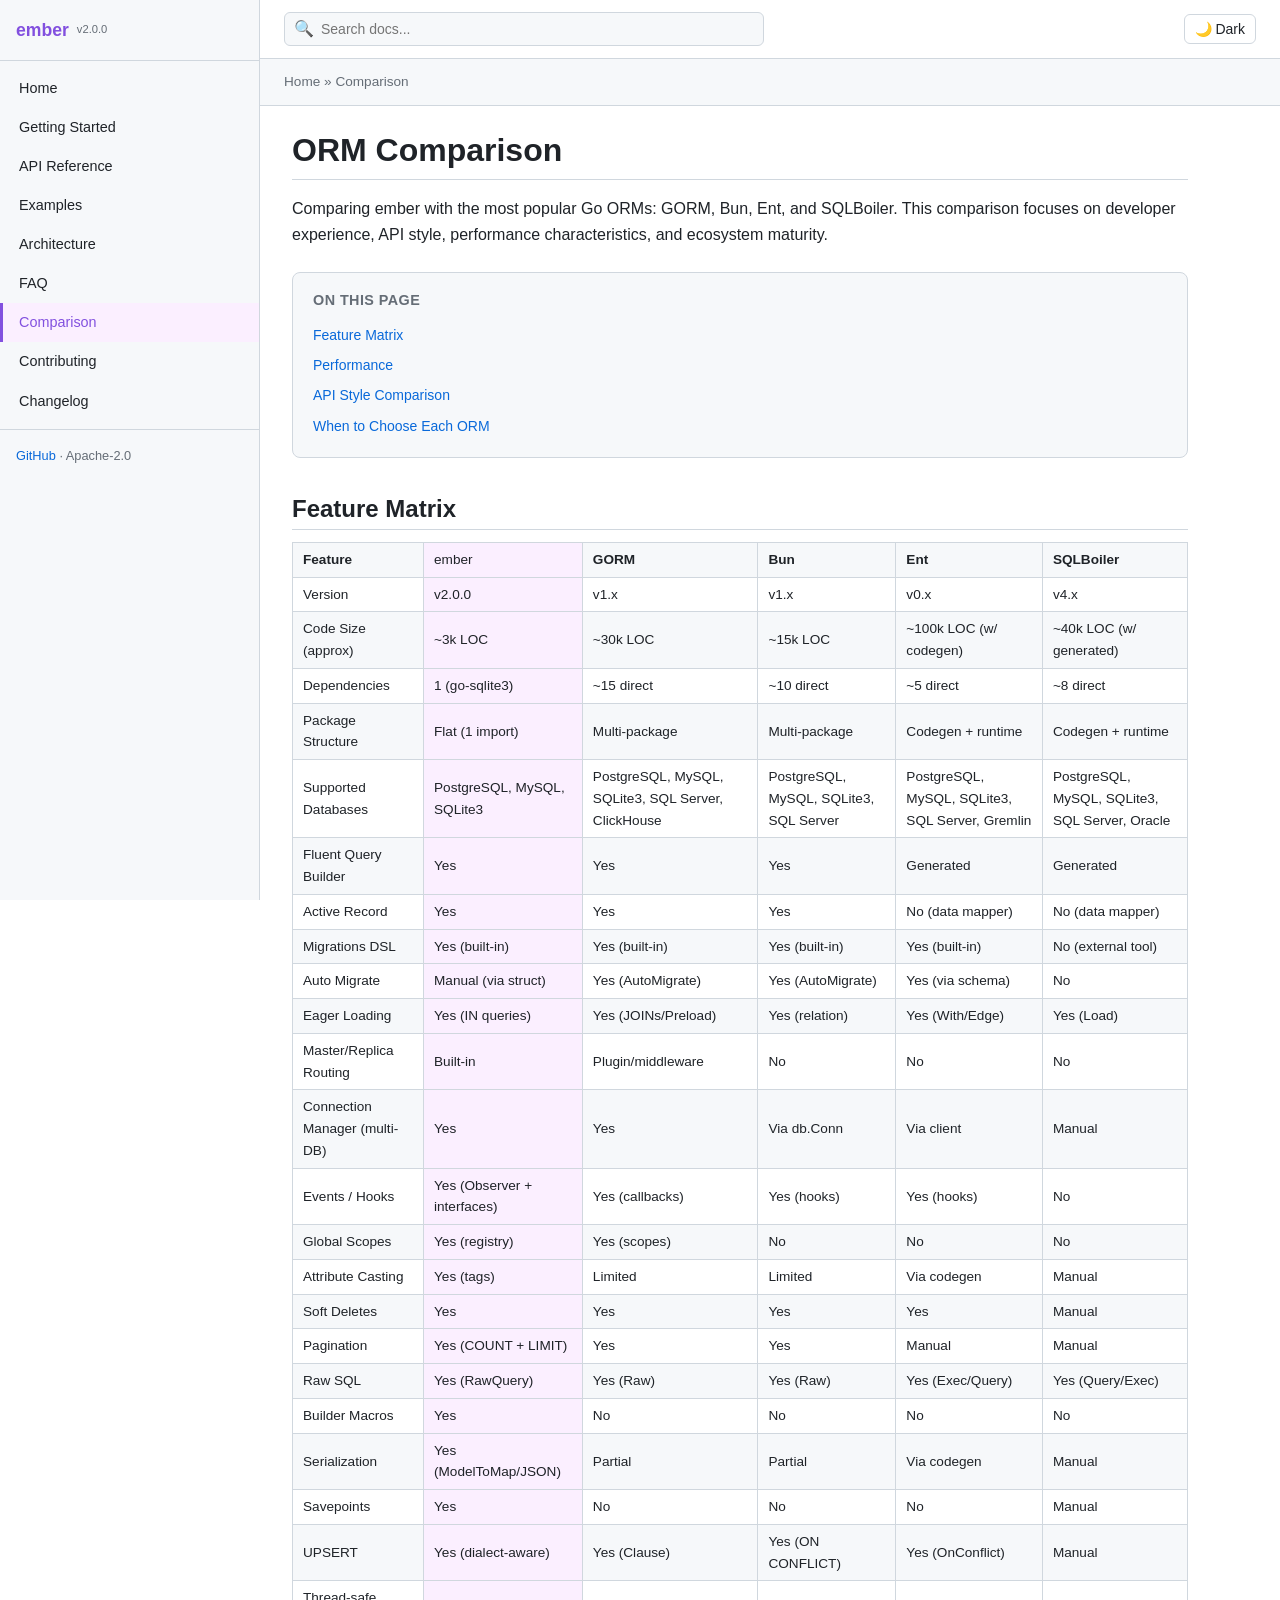
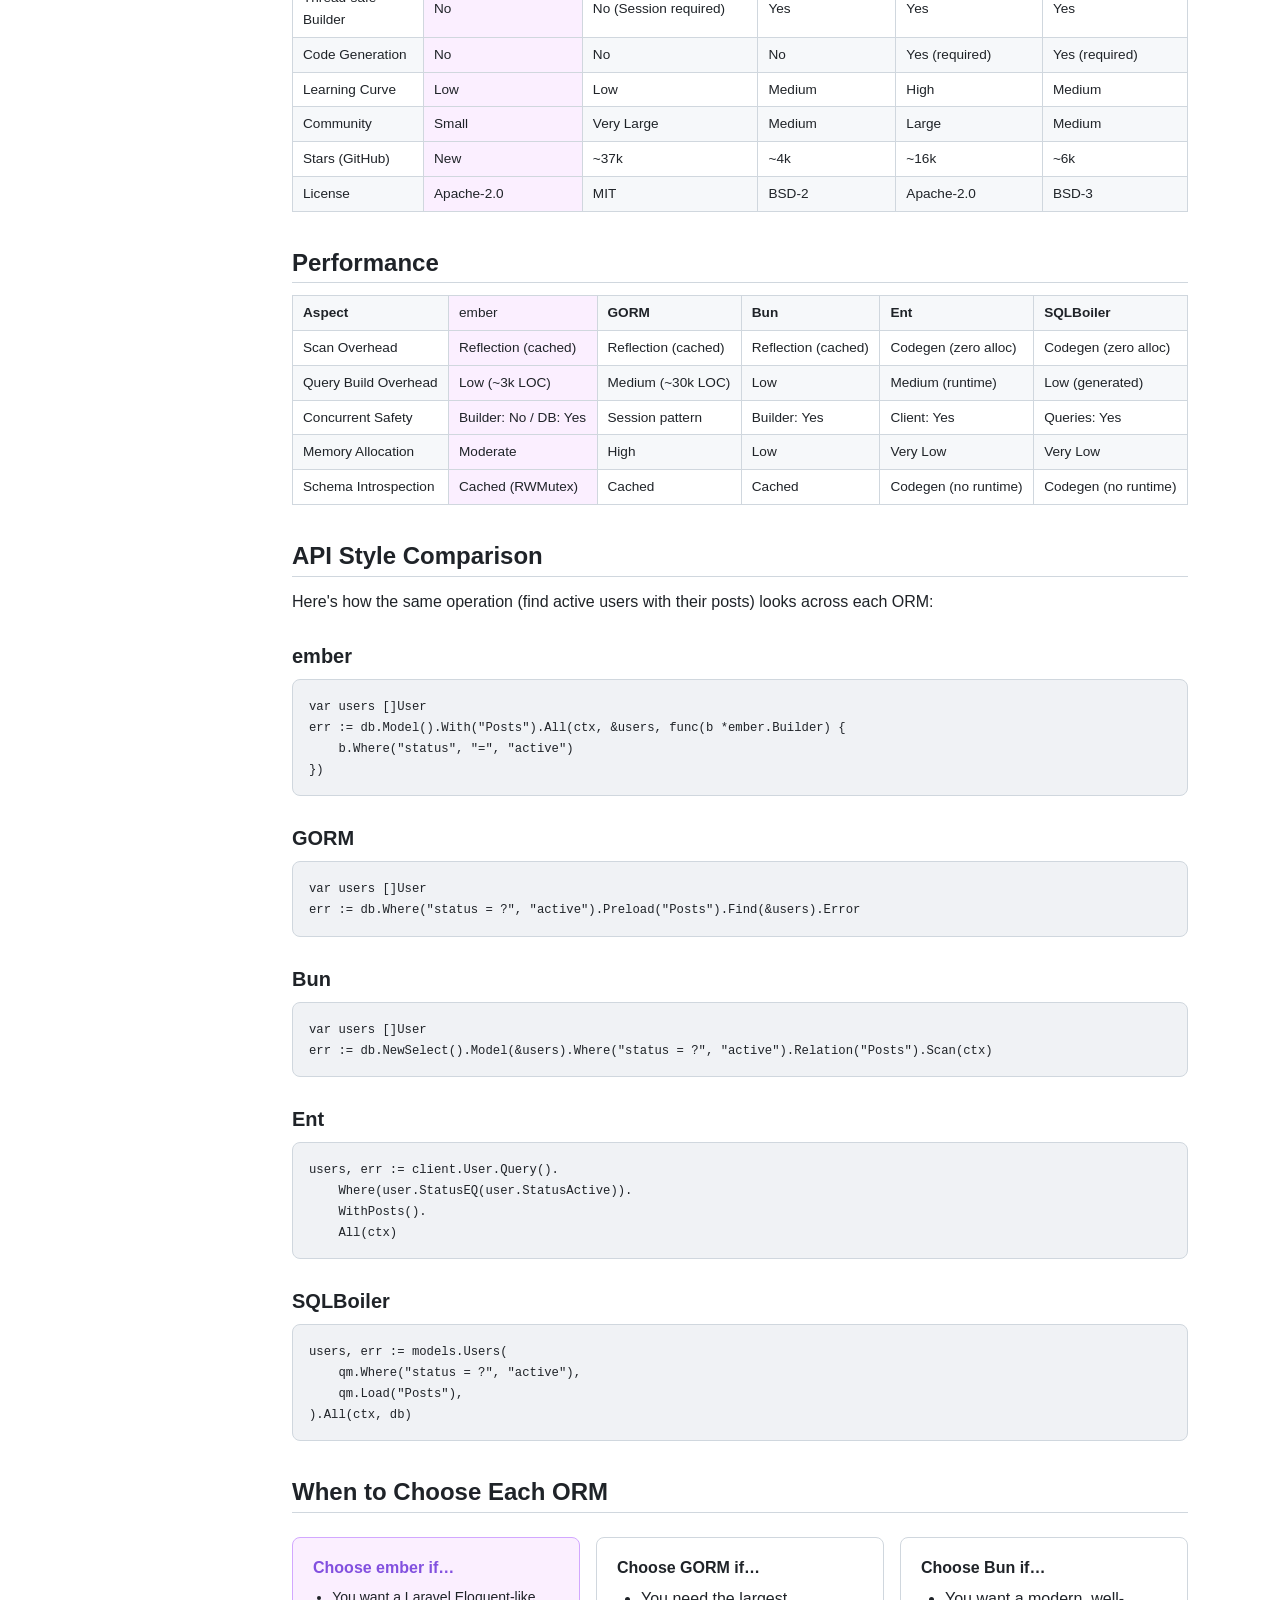
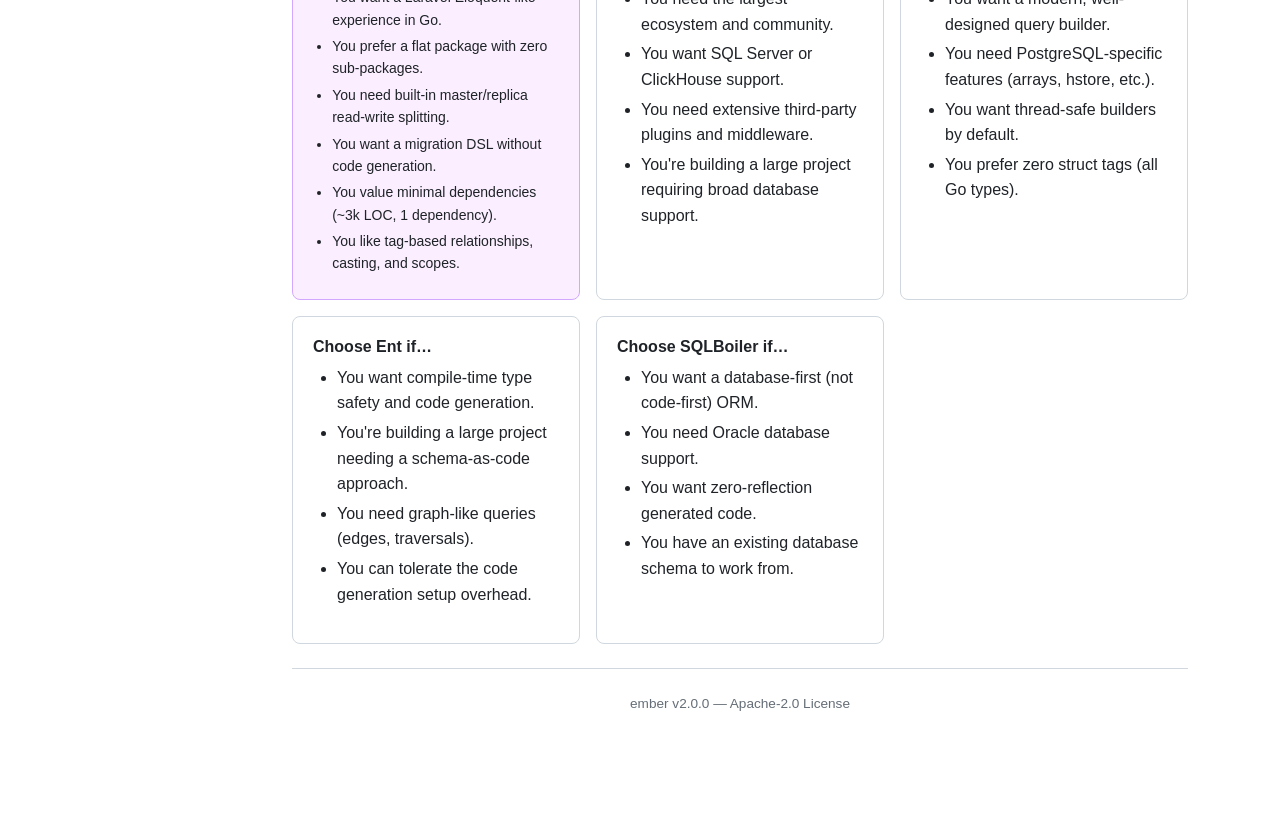
<file: docs/website/comparison.html>
<!DOCTYPE html>
<html lang="en">
<head>
<meta charset="UTF-8">
<meta name="viewport" content="width=device-width, initial-scale=1">
<title>Comparison — ember</title>
<link rel="stylesheet" href="styles.css">
</head>
<body>
<div class="wrapper">
  <aside class="sidebar" id="sidebar">
    <div class="sidebar-header">
      <div class="logo"><a href="index.html" style="color:inherit;text-decoration:none">ember</a> <small>v2.0.0</small></div>
    </div>
    <nav class="sidebar-nav">
      <a href="index.html">Home</a>
      <a href="getting-started.html">Getting Started</a>
      <a href="api-reference.html">API Reference</a>
      <a href="examples.html">Examples</a>
      <a href="architecture.html">Architecture</a>
      <a href="faq.html">FAQ</a>
      <a href="comparison.html" class="active">Comparison</a>
      <a href="contributing.html">Contributing</a>
      <a href="changelog.html">Changelog</a>
    </nav>
    <div class="sidebar-footer">
      <a href="https://github.com/NepMods/ember">GitHub</a> &middot; Apache-2.0
    </div>
  </aside>

  <div class="main">
    <header class="topbar">
      <button class="menu-toggle" id="menuToggle" aria-label="Menu">&#9776;</button>
      <div class="search-box">
        <span class="icon">&#128269;</span>
        <input type="text" id="searchInput" placeholder="Search docs...">
        <div class="search-results" id="searchResults"></div>
      </div>
      <div class="topbar-actions">
        <button class="theme-toggle" id="themeToggle">🌙 Dark</button>
      </div>
    </header>

    <div class="breadcrumb"><a href="index.html">Home</a> &raquo; Comparison</div>

    <div class="content">
      <h1>ORM Comparison</h1>
      <p>Comparing ember with the most popular Go ORMs: GORM, Bun, Ent, and SQLBoiler. This comparison focuses on developer experience, API style, performance characteristics, and ecosystem maturity.</p>

      <div class="toc">
        <div class="toc-title">On this page</div>
        <ul class="toc-list">
          <li class="toc-h2"><a href="#feature-matrix">Feature Matrix</a></li>
          <li class="toc-h2"><a href="#performance">Performance</a></li>
          <li class="toc-h2"><a href="#api-style">API Style Comparison</a></li>
          <li class="toc-h2"><a href="#when-to-choose">When to Choose Each ORM</a></li>
        </ul>
      </div>

      <h2 id="feature-matrix">Feature Matrix</h2>

      <table class="comparison-table">
        <thead>
          <tr>
            <th>Feature</th>
            <th class="highlight-col">ember</th>
            <th>GORM</th>
            <th>Bun</th>
            <th>Ent</th>
            <th>SQLBoiler</th>
          </tr>
        </thead>
        <tbody>
          <tr>
            <td>Version</td>
            <td class="highlight-col">v2.0.0</td>
            <td>v1.x</td>
            <td>v1.x</td>
            <td>v0.x</td>
            <td>v4.x</td>
          </tr>
          <tr>
            <td>Code Size (approx)</td>
            <td class="highlight-col">~3k LOC</td>
            <td>~30k LOC</td>
            <td>~15k LOC</td>
            <td>~100k LOC (w/ codegen)</td>
            <td>~40k LOC (w/ generated)</td>
          </tr>
          <tr>
            <td>Dependencies</td>
            <td class="highlight-col">1 (go-sqlite3)</td>
            <td>~15 direct</td>
            <td>~10 direct</td>
            <td>~5 direct</td>
            <td>~8 direct</td>
          </tr>
          <tr>
            <td>Package Structure</td>
            <td class="highlight-col">Flat (1 import)</td>
            <td>Multi-package</td>
            <td>Multi-package</td>
            <td>Codegen + runtime</td>
            <td>Codegen + runtime</td>
          </tr>
          <tr>
            <td>Supported Databases</td>
            <td class="highlight-col">PostgreSQL, MySQL, SQLite3</td>
            <td>PostgreSQL, MySQL, SQLite3, SQL Server, ClickHouse</td>
            <td>PostgreSQL, MySQL, SQLite3, SQL Server</td>
            <td>PostgreSQL, MySQL, SQLite3, SQL Server, Gremlin</td>
            <td>PostgreSQL, MySQL, SQLite3, SQL Server, Oracle</td>
          </tr>
          <tr>
            <td>Fluent Query Builder</td>
            <td class="highlight-col">Yes</td>
            <td>Yes</td>
            <td>Yes</td>
            <td>Generated</td>
            <td>Generated</td>
          </tr>
          <tr>
            <td>Active Record</td>
            <td class="highlight-col">Yes</td>
            <td>Yes</td>
            <td>Yes</td>
            <td>No (data mapper)</td>
            <td>No (data mapper)</td>
          </tr>
          <tr>
            <td>Migrations DSL</td>
            <td class="highlight-col">Yes (built-in)</td>
            <td>Yes (built-in)</td>
            <td>Yes (built-in)</td>
            <td>Yes (built-in)</td>
            <td>No (external tool)</td>
          </tr>
          <tr>
            <td>Auto Migrate</td>
            <td class="highlight-col">Manual (via struct)</td>
            <td>Yes (AutoMigrate)</td>
            <td>Yes (AutoMigrate)</td>
            <td>Yes (via schema)</td>
            <td>No</td>
          </tr>
          <tr>
            <td>Eager Loading</td>
            <td class="highlight-col">Yes (IN queries)</td>
            <td>Yes (JOINs/Preload)</td>
            <td>Yes (relation)</td>
            <td>Yes (With/Edge)</td>
            <td>Yes (Load)</td>
          </tr>
          <tr>
            <td>Master/Replica Routing</td>
            <td class="highlight-col">Built-in</td>
            <td>Plugin/middleware</td>
            <td>No</td>
            <td>No</td>
            <td>No</td>
          </tr>
          <tr>
            <td>Connection Manager (multi-DB)</td>
            <td class="highlight-col">Yes</td>
            <td>Yes</td>
            <td>Via db.Conn</td>
            <td>Via client</td>
            <td>Manual</td>
          </tr>
          <tr>
            <td>Events / Hooks</td>
            <td class="highlight-col">Yes (Observer + interfaces)</td>
            <td>Yes (callbacks)</td>
            <td>Yes (hooks)</td>
            <td>Yes (hooks)</td>
            <td>No</td>
          </tr>
          <tr>
            <td>Global Scopes</td>
            <td class="highlight-col">Yes (registry)</td>
            <td>Yes (scopes)</td>
            <td>No</td>
            <td>No</td>
            <td>No</td>
          </tr>
          <tr>
            <td>Attribute Casting</td>
            <td class="highlight-col">Yes (tags)</td>
            <td>Limited</td>
            <td>Limited</td>
            <td>Via codegen</td>
            <td>Manual</td>
          </tr>
          <tr>
            <td>Soft Deletes</td>
            <td class="highlight-col">Yes</td>
            <td>Yes</td>
            <td>Yes</td>
            <td>Yes</td>
            <td>Manual</td>
          </tr>
          <tr>
            <td>Pagination</td>
            <td class="highlight-col">Yes (COUNT + LIMIT)</td>
            <td>Yes</td>
            <td>Yes</td>
            <td>Manual</td>
            <td>Manual</td>
          </tr>
          <tr>
            <td>Raw SQL</td>
            <td class="highlight-col">Yes (RawQuery)</td>
            <td>Yes (Raw)</td>
            <td>Yes (Raw)</td>
            <td>Yes (Exec/Query)</td>
            <td>Yes (Query/Exec)</td>
          </tr>
          <tr>
            <td>Builder Macros</td>
            <td class="highlight-col">Yes</td>
            <td>No</td>
            <td>No</td>
            <td>No</td>
            <td>No</td>
          </tr>
          <tr>
            <td>Serialization</td>
            <td class="highlight-col">Yes (ModelToMap/JSON)</td>
            <td>Partial</td>
            <td>Partial</td>
            <td>Via codegen</td>
            <td>Manual</td>
          </tr>
          <tr>
            <td>Savepoints</td>
            <td class="highlight-col">Yes</td>
            <td>No</td>
            <td>No</td>
            <td>No</td>
            <td>Manual</td>
          </tr>
          <tr>
            <td>UPSERT</td>
            <td class="highlight-col">Yes (dialect-aware)</td>
            <td>Yes (Clause)</td>
            <td>Yes (ON CONFLICT)</td>
            <td>Yes (OnConflict)</td>
            <td>Manual</td>
          </tr>
          <tr>
            <td>Thread-safe Builder</td>
            <td class="highlight-col">No</td>
            <td>No (Session required)</td>
            <td>Yes</td>
            <td>Yes</td>
            <td>Yes</td>
          </tr>
          <tr>
            <td>Code Generation</td>
            <td class="highlight-col">No</td>
            <td>No</td>
            <td>No</td>
            <td>Yes (required)</td>
            <td>Yes (required)</td>
          </tr>
          <tr>
            <td>Learning Curve</td>
            <td class="highlight-col">Low</td>
            <td>Low</td>
            <td>Medium</td>
            <td>High</td>
            <td>Medium</td>
          </tr>
          <tr>
            <td>Community</td>
            <td class="highlight-col">Small</td>
            <td>Very Large</td>
            <td>Medium</td>
            <td>Large</td>
            <td>Medium</td>
          </tr>
          <tr>
            <td>Stars (GitHub)</td>
            <td class="highlight-col">New</td>
            <td>~37k</td>
            <td>~4k</td>
            <td>~16k</td>
            <td>~6k</td>
          </tr>
          <tr>
            <td>License</td>
            <td class="highlight-col">Apache-2.0</td>
            <td>MIT</td>
            <td>BSD-2</td>
            <td>Apache-2.0</td>
            <td>BSD-3</td>
          </tr>
        </tbody>
      </table>

      <h2 id="performance">Performance</h2>

      <table class="comparison-table">
        <thead>
          <tr>
            <th>Aspect</th>
            <th class="highlight-col">ember</th>
            <th>GORM</th>
            <th>Bun</th>
            <th>Ent</th>
            <th>SQLBoiler</th>
          </tr>
        </thead>
        <tbody>
          <tr>
            <td>Scan Overhead</td>
            <td class="highlight-col">Reflection (cached)</td>
            <td>Reflection (cached)</td>
            <td>Reflection (cached)</td>
            <td>Codegen (zero alloc)</td>
            <td>Codegen (zero alloc)</td>
          </tr>
          <tr>
            <td>Query Build Overhead</td>
            <td class="highlight-col">Low (~3k LOC)</td>
            <td>Medium (~30k LOC)</td>
            <td>Low</td>
            <td>Medium (runtime)</td>
            <td>Low (generated)</td>
          </tr>
          <tr>
            <td>Concurrent Safety</td>
            <td class="highlight-col">Builder: No / DB: Yes</td>
            <td>Session pattern</td>
            <td>Builder: Yes</td>
            <td>Client: Yes</td>
            <td>Queries: Yes</td>
          </tr>
          <tr>
            <td>Memory Allocation</td>
            <td class="highlight-col">Moderate</td>
            <td>High</td>
            <td>Low</td>
            <td>Very Low</td>
            <td>Very Low</td>
          </tr>
          <tr>
            <td>Schema Introspection</td>
            <td class="highlight-col">Cached (RWMutex)</td>
            <td>Cached</td>
            <td>Cached</td>
            <td>Codegen (no runtime)</td>
            <td>Codegen (no runtime)</td>
          </tr>
        </tbody>
      </table>

      <h2 id="api-style">API Style Comparison</h2>

      <p>Here's how the same operation (find active users with their posts) looks across each ORM:</p>

      <h3>ember</h3>
      <pre><code>var users []User
err := db.Model().With("Posts").All(ctx, &users, func(b *ember.Builder) {
    b.Where("status", "=", "active")
})</code></pre>

      <h3>GORM</h3>
      <pre><code>var users []User
err := db.Where("status = ?", "active").Preload("Posts").Find(&users).Error</code></pre>

      <h3>Bun</h3>
      <pre><code>var users []User
err := db.NewSelect().Model(&users).Where("status = ?", "active").Relation("Posts").Scan(ctx)</code></pre>

      <h3>Ent</h3>
      <pre><code>users, err := client.User.Query().
    Where(user.StatusEQ(user.StatusActive)).
    WithPosts().
    All(ctx)</code></pre>

      <h3>SQLBoiler</h3>
      <pre><code>users, err := models.Users(
    qm.Where("status = ?", "active"),
    qm.Load("Posts"),
).All(ctx, db)</code></pre>

      <h2 id="when-to-choose">When to Choose Each ORM</h2>

      <div class="features-grid">
        <div class="feature-card feature-card-accent">
          <h3>Choose ember if&hellip;</h3>
          <ul>
            <li>You want a Laravel Eloquent-like experience in Go.</li>
            <li>You prefer a flat package with zero sub-packages.</li>
            <li>You need built-in master/replica read-write splitting.</li>
            <li>You want a migration DSL without code generation.</li>
            <li>You value minimal dependencies (~3k LOC, 1 dependency).</li>
            <li>You like tag-based relationships, casting, and scopes.</li>
          </ul>
        </div>
        <div class="feature-card">
          <h3>Choose GORM if&hellip;</h3>
          <ul>
            <li>You need the largest ecosystem and community.</li>
            <li>You want SQL Server or ClickHouse support.</li>
            <li>You need extensive third-party plugins and middleware.</li>
            <li>You're building a large project requiring broad database support.</li>
          </ul>
        </div>
        <div class="feature-card">
          <h3>Choose Bun if&hellip;</h3>
          <ul>
            <li>You want a modern, well-designed query builder.</li>
            <li>You need PostgreSQL-specific features (arrays, hstore, etc.).</li>
            <li>You want thread-safe builders by default.</li>
            <li>You prefer zero struct tags (all Go types).</li>
          </ul>
        </div>
        <div class="feature-card">
          <h3>Choose Ent if&hellip;</h3>
          <ul>
            <li>You want compile-time type safety and code generation.</li>
            <li>You're building a large project needing a schema-as-code approach.</li>
            <li>You need graph-like queries (edges, traversals).</li>
            <li>You can tolerate the code generation setup overhead.</li>
          </ul>
        </div>
        <div class="feature-card">
          <h3>Choose SQLBoiler if&hellip;</h3>
          <ul>
            <li>You want a database-first (not code-first) ORM.</li>
            <li>You need Oracle database support.</li>
            <li>You want zero-reflection generated code.</li>
            <li>You have an existing database schema to work from.</li>
          </ul>
        </div>
      </div>

      <footer class="footer">
        <p>ember v2.0.0 &mdash; Apache-2.0 License</p>
      </footer>
    </div>
  </div>
</div>
<script src="script.js"></script>
</body>
</html>
</file>
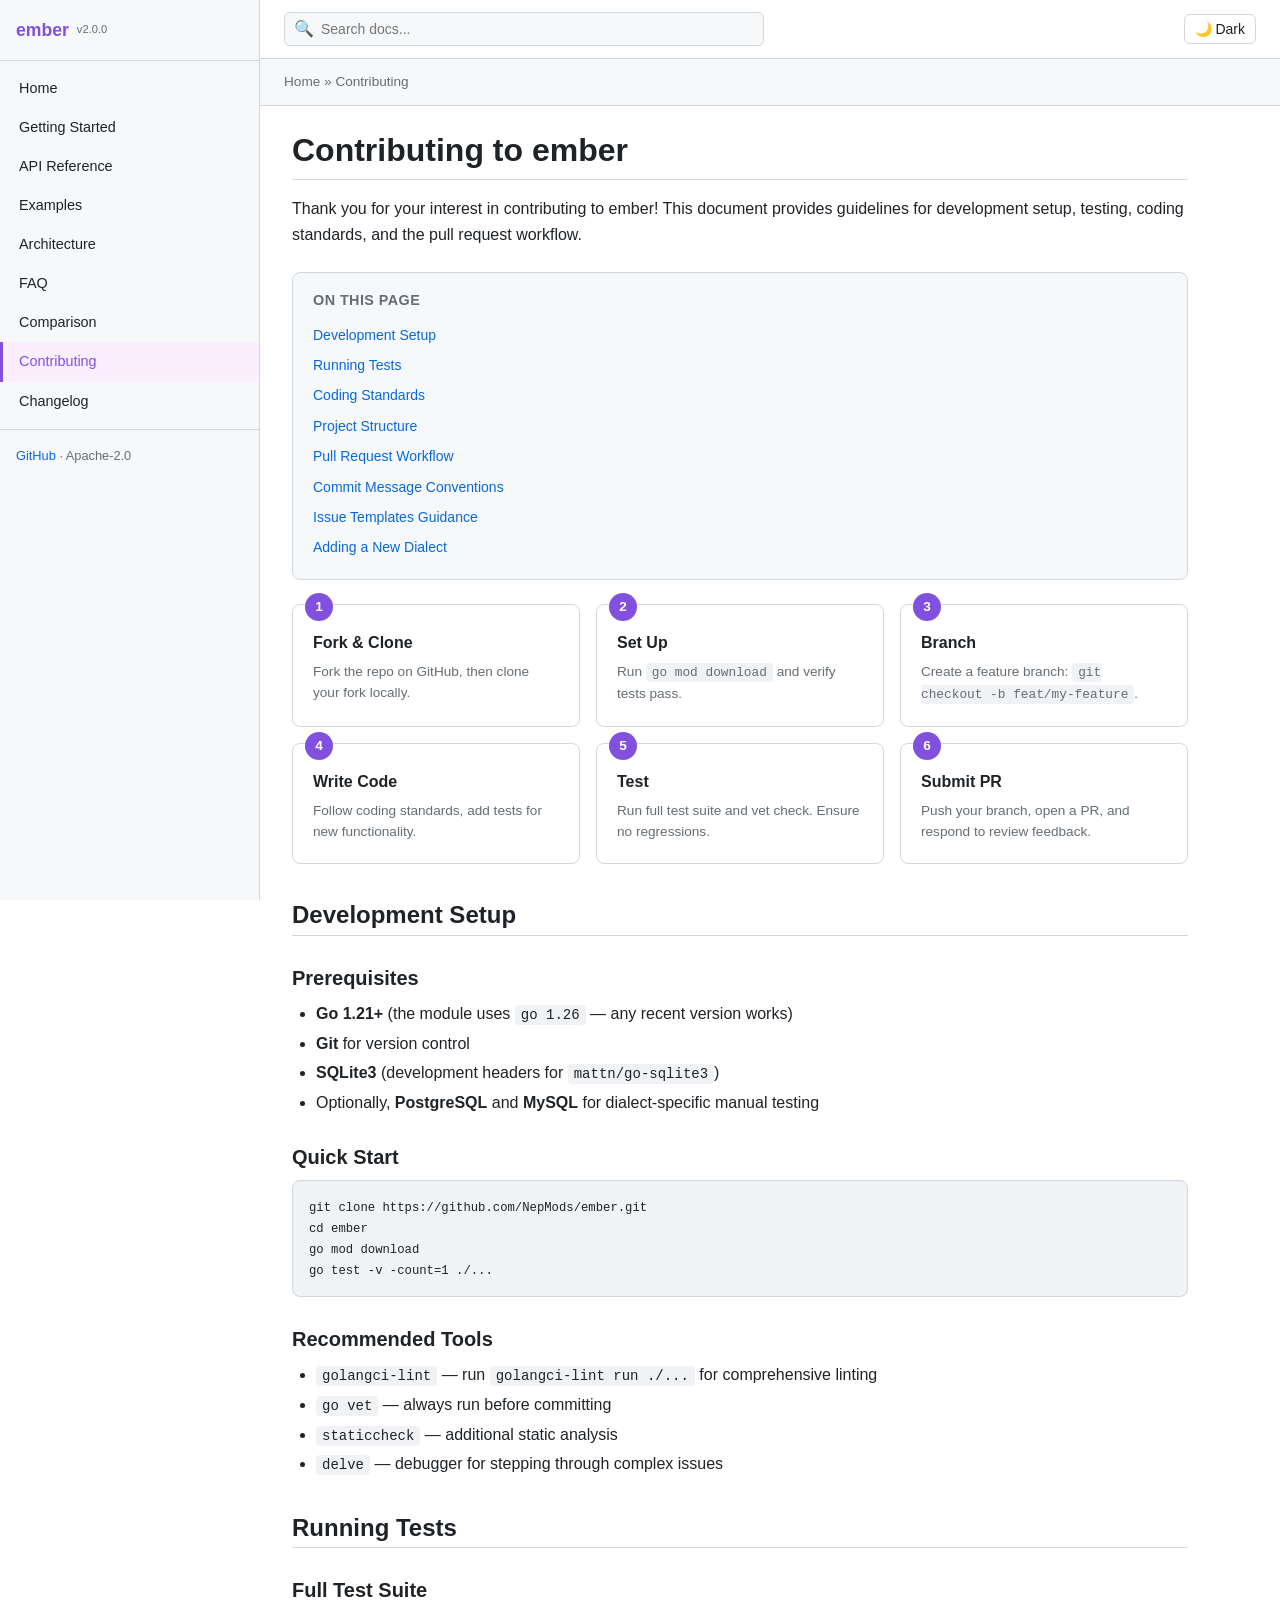
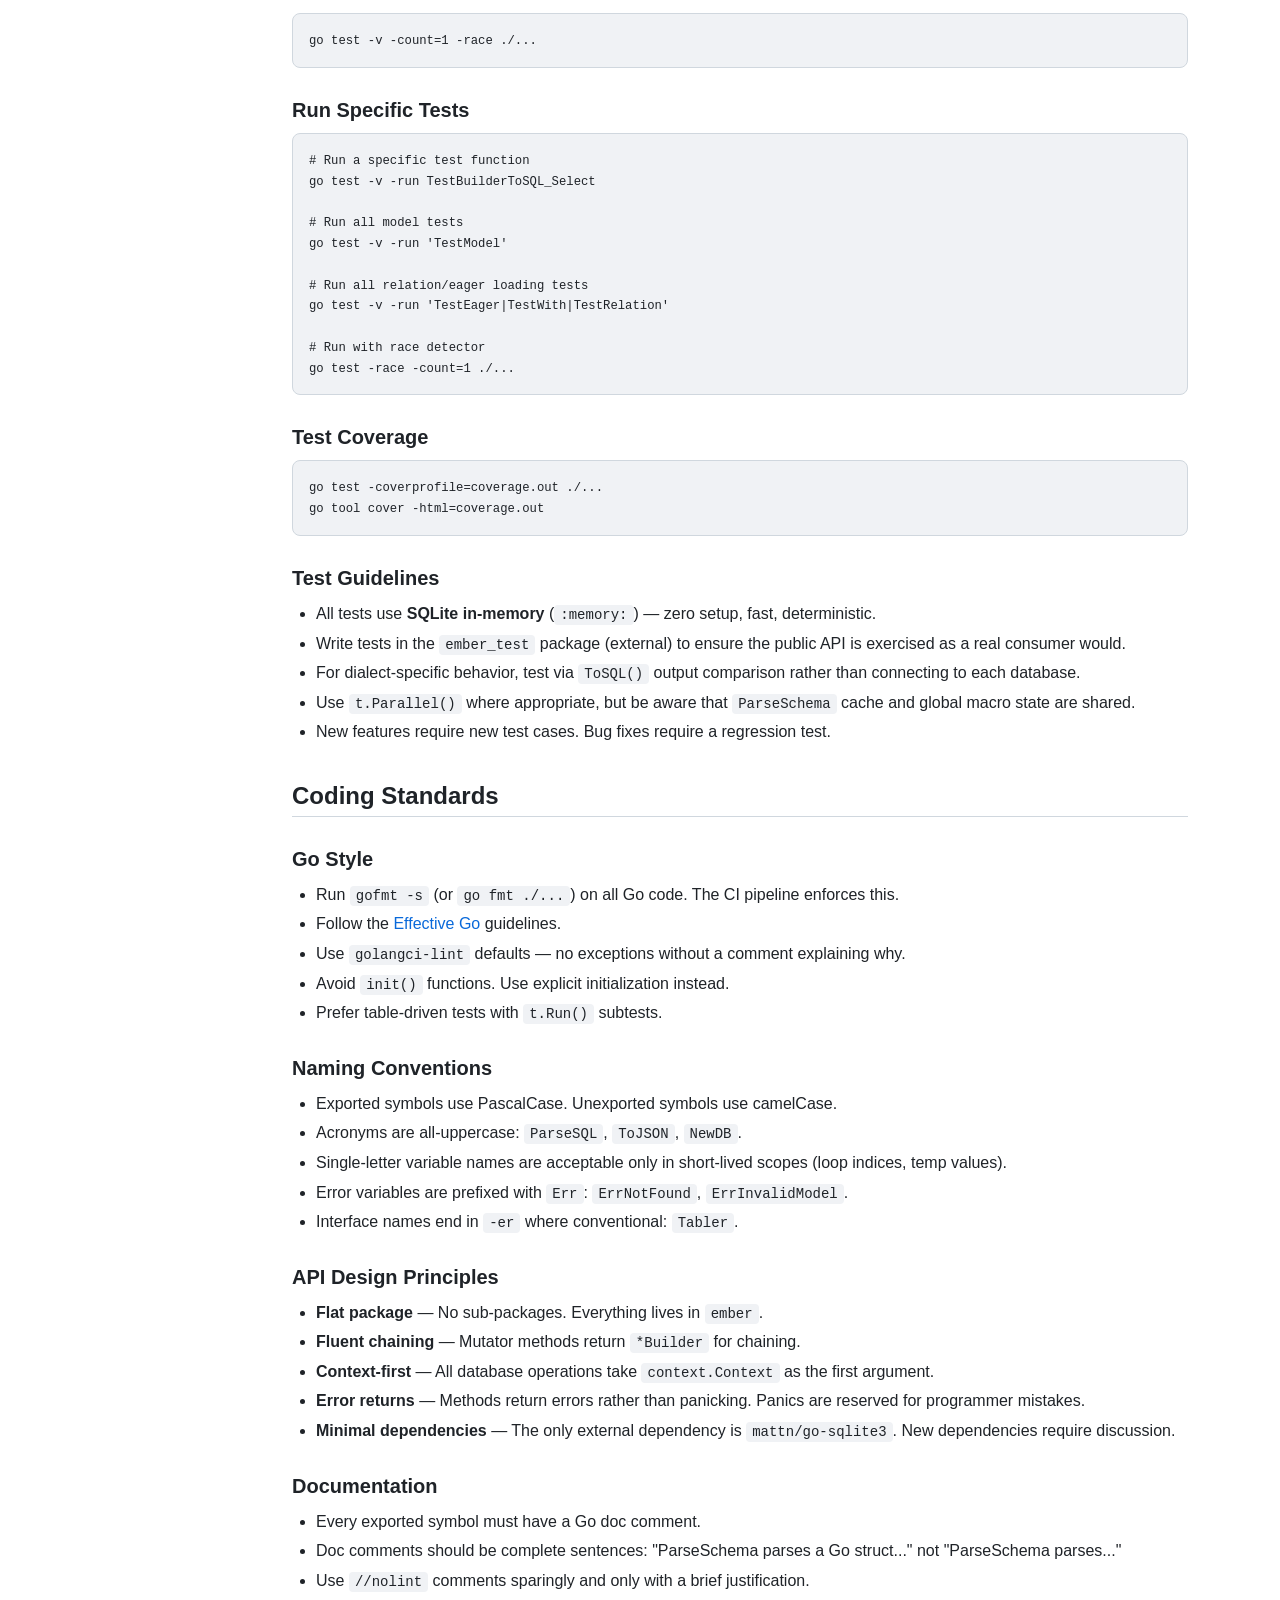
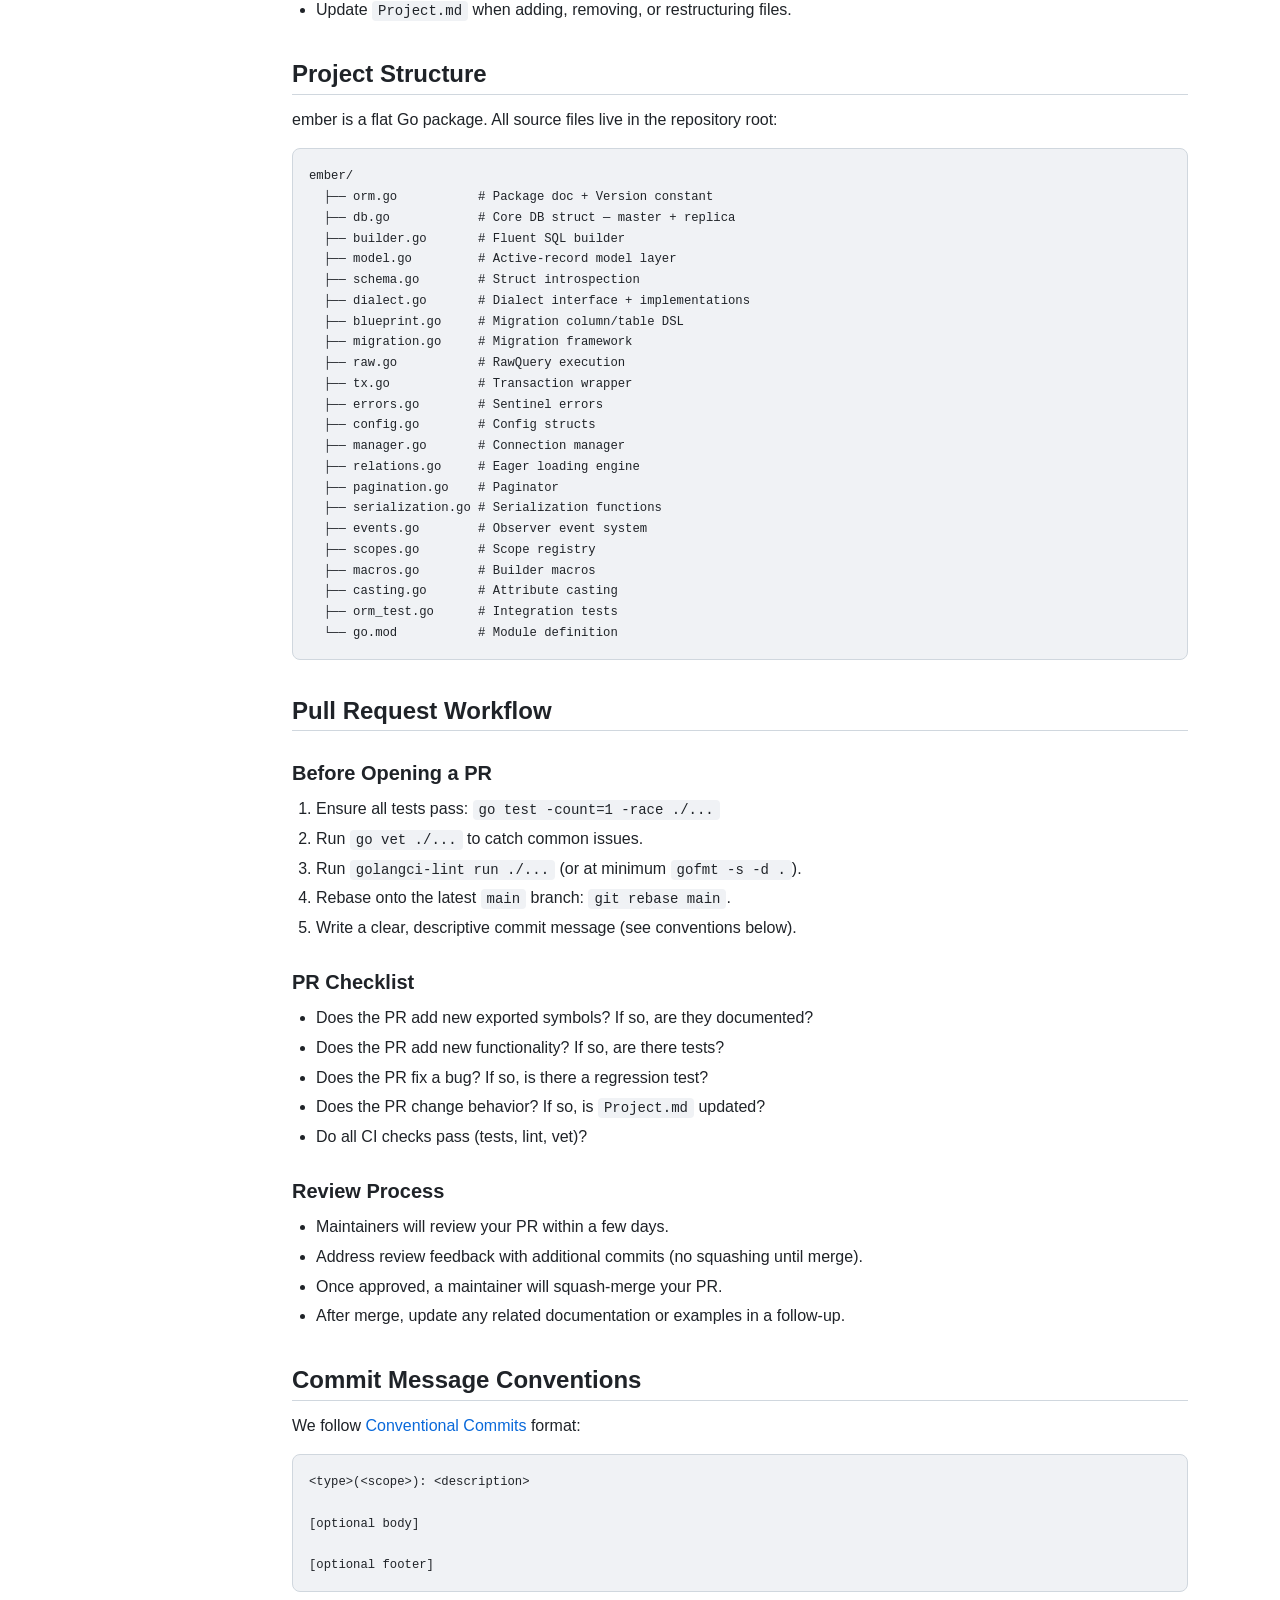
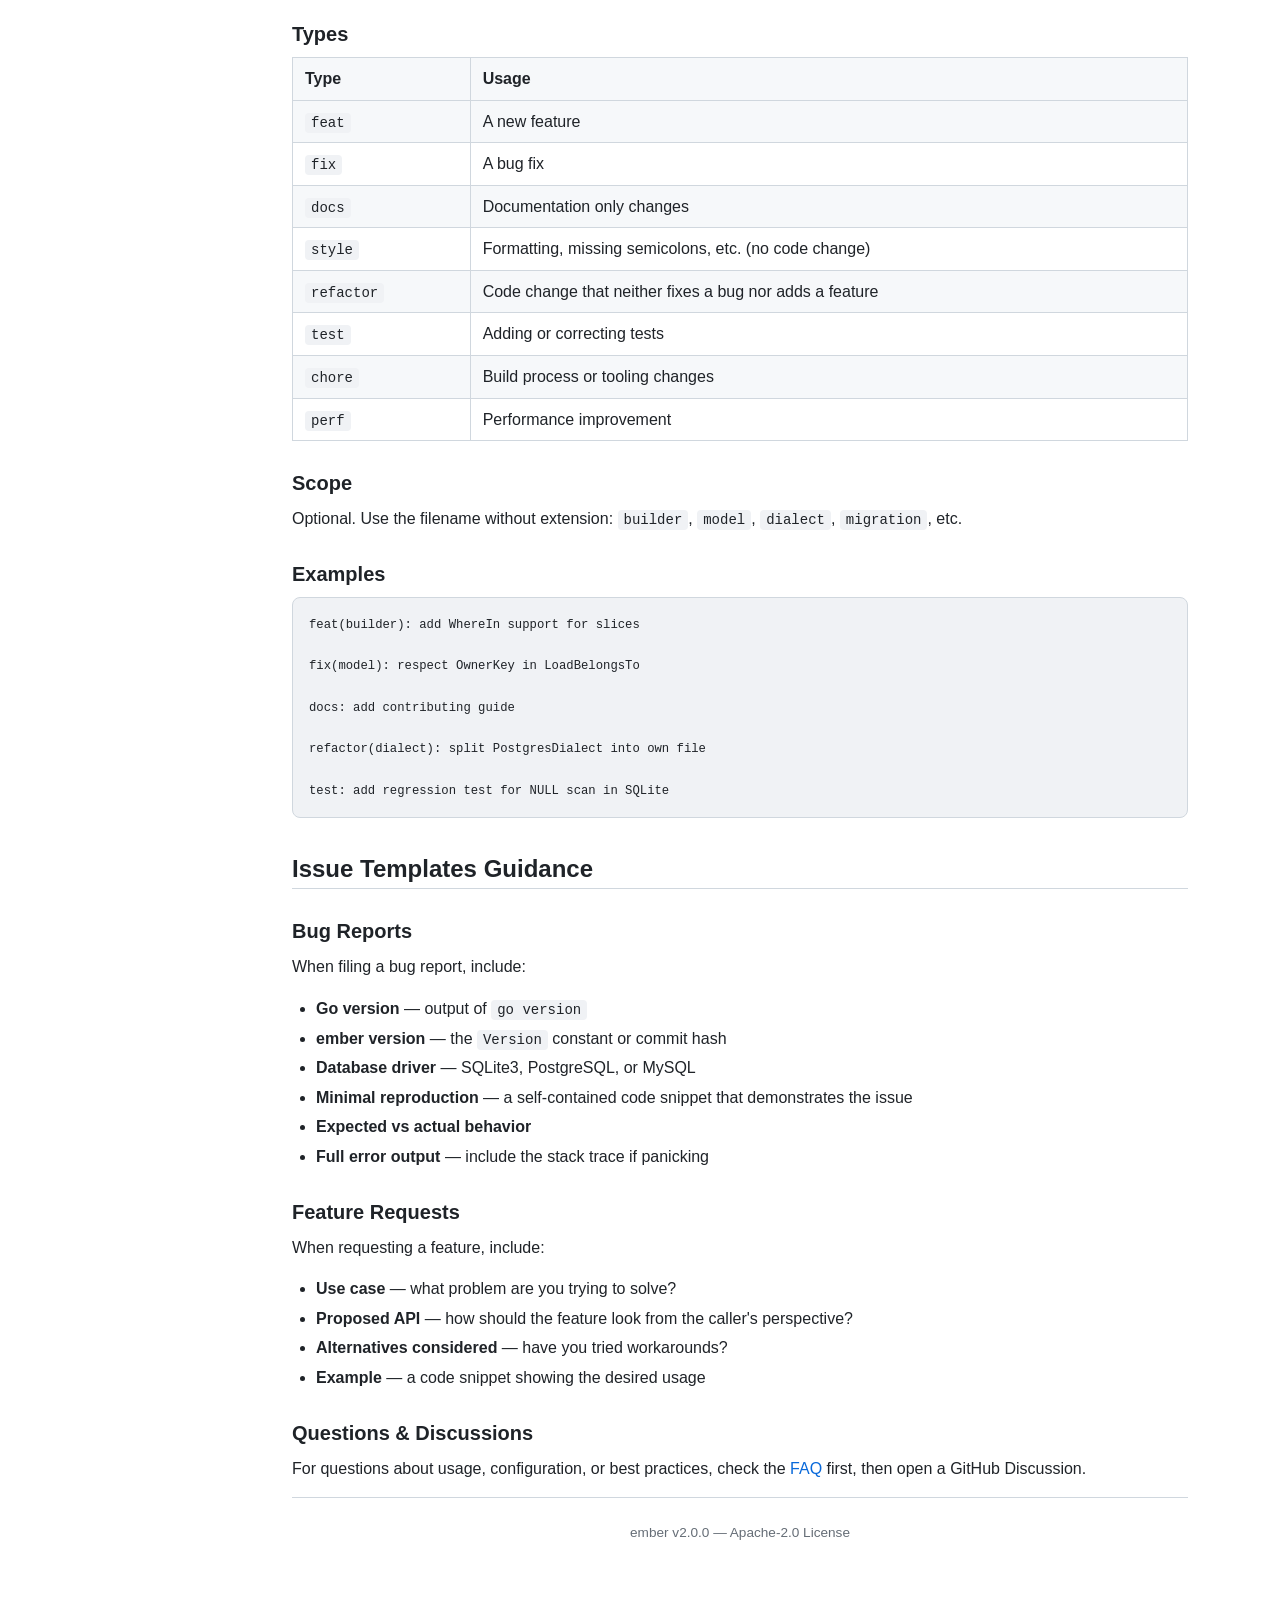
<file: docs/website/contributing.html>
<!DOCTYPE html>
<html lang="en">
<head>
<meta charset="UTF-8">
<meta name="viewport" content="width=device-width, initial-scale=1">
<title>Contributing — ember</title>
<link rel="stylesheet" href="styles.css">
</head>
<body>
<div class="wrapper">
  <aside class="sidebar" id="sidebar">
    <div class="sidebar-header">
      <div class="logo"><a href="index.html" style="color:inherit;text-decoration:none">ember</a> <small>v2.0.0</small></div>
    </div>
    <nav class="sidebar-nav">
      <a href="index.html">Home</a>
      <a href="getting-started.html">Getting Started</a>
      <a href="api-reference.html">API Reference</a>
      <a href="examples.html">Examples</a>
      <a href="architecture.html">Architecture</a>
      <a href="faq.html">FAQ</a>
      <a href="comparison.html">Comparison</a>
      <a href="contributing.html" class="active">Contributing</a>
      <a href="changelog.html">Changelog</a>
    </nav>
    <div class="sidebar-footer">
      <a href="https://github.com/NepMods/ember">GitHub</a> &middot; Apache-2.0
    </div>
  </aside>

  <div class="main">
    <header class="topbar">
      <button class="menu-toggle" id="menuToggle" aria-label="Menu">&#9776;</button>
      <div class="search-box">
        <span class="icon">&#128269;</span>
        <input type="text" id="searchInput" placeholder="Search docs...">
        <div class="search-results" id="searchResults"></div>
      </div>
      <div class="topbar-actions">
        <button class="theme-toggle" id="themeToggle">🌙 Dark</button>
      </div>
    </header>

    <div class="breadcrumb"><a href="index.html">Home</a> &raquo; Contributing</div>

    <div class="content">
      <h1>Contributing to ember</h1>
      <p>Thank you for your interest in contributing to ember! This document provides guidelines for development setup, testing, coding standards, and the pull request workflow.</p>

      <div class="toc">
        <div class="toc-title">On this page</div>
        <ul class="toc-list">
          <li class="toc-h2"><a href="#development-setup">Development Setup</a></li>
          <li class="toc-h2"><a href="#running-tests">Running Tests</a></li>
          <li class="toc-h2"><a href="#coding-standards">Coding Standards</a></li>
          <li class="toc-h2"><a href="#project-structure">Project Structure</a></li>
          <li class="toc-h2"><a href="#pull-request-workflow">Pull Request Workflow</a></li>
          <li class="toc-h2"><a href="#commit-message-conventions">Commit Message Conventions</a></li>
          <li class="toc-h2"><a href="#issue-templates">Issue Templates Guidance</a></li>
          <li class="toc-h2"><a href="#adding-a-new-dialect">Adding a New Dialect</a></li>
        </ul>
      </div>

      <div class="steps-grid">
        <div class="step-card">
          <div class="step-number">1</div>
          <h3>Fork &amp; Clone</h3>
          <p>Fork the repo on GitHub, then clone your fork locally.</p>
        </div>
        <div class="step-card">
          <div class="step-number">2</div>
          <h3>Set Up</h3>
          <p>Run <code>go mod download</code> and verify tests pass.</p>
        </div>
        <div class="step-card">
          <div class="step-number">3</div>
          <h3>Branch</h3>
          <p>Create a feature branch: <code>git checkout -b feat/my-feature</code>.</p>
        </div>
        <div class="step-card">
          <div class="step-number">4</div>
          <h3>Write Code</h3>
          <p>Follow coding standards, add tests for new functionality.</p>
        </div>
        <div class="step-card">
          <div class="step-number">5</div>
          <h3>Test</h3>
          <p>Run full test suite and vet check. Ensure no regressions.</p>
        </div>
        <div class="step-card">
          <div class="step-number">6</div>
          <h3>Submit PR</h3>
          <p>Push your branch, open a PR, and respond to review feedback.</p>
        </div>
      </div>

      <h2 id="development-setup">Development Setup</h2>

      <h3>Prerequisites</h3>
      <ul>
        <li><strong>Go 1.21+</strong> (the module uses <code>go 1.26</code> — any recent version works)</li>
        <li><strong>Git</strong> for version control</li>
        <li><strong>SQLite3</strong> (development headers for <code>mattn/go-sqlite3</code>)</li>
        <li>Optionally, <strong>PostgreSQL</strong> and <strong>MySQL</strong> for dialect-specific manual testing</li>
      </ul>

      <h3>Quick Start</h3>
      <pre><code>git clone https://github.com/NepMods/ember.git
cd ember
go mod download
go test -v -count=1 ./...</code></pre>

      <h3>Recommended Tools</h3>
      <ul>
        <li><code>golangci-lint</code> — run <code>golangci-lint run ./...</code> for comprehensive linting</li>
        <li><code>go vet</code> — always run before committing</li>
        <li><code>staticcheck</code> — additional static analysis</li>
        <li><code>delve</code> — debugger for stepping through complex issues</li>
      </ul>

      <h2 id="running-tests">Running Tests</h2>

      <h3>Full Test Suite</h3>
      <pre><code>go test -v -count=1 -race ./...</code></pre>

      <h3>Run Specific Tests</h3>
      <pre><code># Run a specific test function
go test -v -run TestBuilderToSQL_Select

# Run all model tests
go test -v -run 'TestModel'

# Run all relation/eager loading tests
go test -v -run 'TestEager|TestWith|TestRelation'

# Run with race detector
go test -race -count=1 ./...</code></pre>

      <h3>Test Coverage</h3>
      <pre><code>go test -coverprofile=coverage.out ./...
go tool cover -html=coverage.out</code></pre>

      <h3>Test Guidelines</h3>
      <ul>
        <li>All tests use <strong>SQLite in-memory</strong> (<code>:memory:</code>) — zero setup, fast, deterministic.</li>
        <li>Write tests in the <code>ember_test</code> package (external) to ensure the public API is exercised as a real consumer would.</li>
        <li>For dialect-specific behavior, test via <code>ToSQL()</code> output comparison rather than connecting to each database.</li>
        <li>Use <code>t.Parallel()</code> where appropriate, but be aware that <code>ParseSchema</code> cache and global macro state are shared.</li>
        <li>New features require new test cases. Bug fixes require a regression test.</li>
      </ul>

      <h2 id="coding-standards">Coding Standards</h2>

      <h3>Go Style</h3>
      <ul>
        <li>Run <code>gofmt -s</code> (or <code>go fmt ./...</code>) on all Go code. The CI pipeline enforces this.</li>
        <li>Follow the <a href="https://go.dev/doc/effective_go">Effective Go</a> guidelines.</li>
        <li>Use <code>golangci-lint</code> defaults — no exceptions without a comment explaining why.</li>
        <li>Avoid <code>init()</code> functions. Use explicit initialization instead.</li>
        <li>Prefer table-driven tests with <code>t.Run()</code> subtests.</li>
      </ul>

      <h3>Naming Conventions</h3>
      <ul>
        <li>Exported symbols use PascalCase. Unexported symbols use camelCase.</li>
        <li>Acronyms are all-uppercase: <code>ParseSQL</code>, <code>ToJSON</code>, <code>NewDB</code>.</li>
        <li>Single-letter variable names are acceptable only in short-lived scopes (loop indices, temp values).</li>
        <li>Error variables are prefixed with <code>Err</code>: <code>ErrNotFound</code>, <code>ErrInvalidModel</code>.</li>
        <li>Interface names end in <code>-er</code> where conventional: <code>Tabler</code>.</li>
      </ul>

      <h3>API Design Principles</h3>
      <ul>
        <li><strong>Flat package</strong> — No sub-packages. Everything lives in <code>ember</code>.</li>
        <li><strong>Fluent chaining</strong> — Mutator methods return <code>*Builder</code> for chaining.</li>
        <li><strong>Context-first</strong> — All database operations take <code>context.Context</code> as the first argument.</li>
        <li><strong>Error returns</strong> — Methods return errors rather than panicking. Panics are reserved for programmer mistakes.</li>
        <li><strong>Minimal dependencies</strong> — The only external dependency is <code>mattn/go-sqlite3</code>. New dependencies require discussion.</li>
      </ul>

      <h3>Documentation</h3>
      <ul>
        <li>Every exported symbol must have a Go doc comment.</li>
        <li>Doc comments should be complete sentences: "ParseSchema parses a Go struct..." not "ParseSchema parses..."</li>
        <li>Use <code>//nolint</code> comments sparingly and only with a brief justification.</li>
        <li>Update <code>Project.md</code> when adding, removing, or restructuring files.</li>
      </ul>

      <h2 id="project-structure">Project Structure</h2>
      <p>ember is a flat Go package. All source files live in the repository root:</p>
      <pre><code>ember/
  ├── orm.go           # Package doc + Version constant
  ├── db.go            # Core DB struct — master + replica
  ├── builder.go       # Fluent SQL builder
  ├── model.go         # Active-record model layer
  ├── schema.go        # Struct introspection
  ├── dialect.go       # Dialect interface + implementations
  ├── blueprint.go     # Migration column/table DSL
  ├── migration.go     # Migration framework
  ├── raw.go           # RawQuery execution
  ├── tx.go            # Transaction wrapper
  ├── errors.go        # Sentinel errors
  ├── config.go        # Config structs
  ├── manager.go       # Connection manager
  ├── relations.go     # Eager loading engine
  ├── pagination.go    # Paginator
  ├── serialization.go # Serialization functions
  ├── events.go        # Observer event system
  ├── scopes.go        # Scope registry
  ├── macros.go        # Builder macros
  ├── casting.go       # Attribute casting
  ├── orm_test.go      # Integration tests
  └── go.mod           # Module definition</code></pre>

      <h2 id="pull-request-workflow">Pull Request Workflow</h2>

      <h3>Before Opening a PR</h3>
      <ol>
        <li>Ensure all tests pass: <code>go test -count=1 -race ./...</code></li>
        <li>Run <code>go vet ./...</code> to catch common issues.</li>
        <li>Run <code>golangci-lint run ./...</code> (or at minimum <code>gofmt -s -d .</code>).</li>
        <li>Rebase onto the latest <code>main</code> branch: <code>git rebase main</code>.</li>
        <li>Write a clear, descriptive commit message (see conventions below).</li>
      </ol>

      <h3>PR Checklist</h3>
      <ul>
        <li>Does the PR add new exported symbols? If so, are they documented?</li>
        <li>Does the PR add new functionality? If so, are there tests?</li>
        <li>Does the PR fix a bug? If so, is there a regression test?</li>
        <li>Does the PR change behavior? If so, is <code>Project.md</code> updated?</li>
        <li>Do all CI checks pass (tests, lint, vet)?</li>
      </ul>

      <h3>Review Process</h3>
      <ul>
        <li>Maintainers will review your PR within a few days.</li>
        <li>Address review feedback with additional commits (no squashing until merge).</li>
        <li>Once approved, a maintainer will squash-merge your PR.</li>
        <li>After merge, update any related documentation or examples in a follow-up.</li>
      </ul>

      <h2 id="commit-message-conventions">Commit Message Conventions</h2>
      <p>We follow <a href="https://www.conventionalcommits.org/">Conventional Commits</a> format:</p>

      <pre><code>&lt;type&gt;(&lt;scope&gt;): &lt;description&gt;

[optional body]

[optional footer]</code></pre>

      <h3>Types</h3>
      <table>
        <tr><th>Type</th><th>Usage</th></tr>
        <tr><td><code>feat</code></td><td>A new feature</td></tr>
        <tr><td><code>fix</code></td><td>A bug fix</td></tr>
        <tr><td><code>docs</code></td><td>Documentation only changes</td></tr>
        <tr><td><code>style</code></td><td>Formatting, missing semicolons, etc. (no code change)</td></tr>
        <tr><td><code>refactor</code></td><td>Code change that neither fixes a bug nor adds a feature</td></tr>
        <tr><td><code>test</code></td><td>Adding or correcting tests</td></tr>
        <tr><td><code>chore</code></td><td>Build process or tooling changes</td></tr>
        <tr><td><code>perf</code></td><td>Performance improvement</td></tr>
      </table>

      <h3>Scope</h3>
      <p>Optional. Use the filename without extension: <code>builder</code>, <code>model</code>, <code>dialect</code>, <code>migration</code>, etc.</p>

      <h3>Examples</h3>
      <pre><code>feat(builder): add WhereIn support for slices

fix(model): respect OwnerKey in LoadBelongsTo

docs: add contributing guide

refactor(dialect): split PostgresDialect into own file

test: add regression test for NULL scan in SQLite</code></pre>

      <h2 id="issue-templates">Issue Templates Guidance</h2>

      <h3>Bug Reports</h3>
      <p>When filing a bug report, include:</p>
      <ul>
        <li><strong>Go version</strong> — output of <code>go version</code></li>
        <li><strong>ember version</strong> — the <code>Version</code> constant or commit hash</li>
        <li><strong>Database driver</strong> — SQLite3, PostgreSQL, or MySQL</li>
        <li><strong>Minimal reproduction</strong> — a self-contained code snippet that demonstrates the issue</li>
        <li><strong>Expected vs actual behavior</strong></li>
        <li><strong>Full error output</strong> — include the stack trace if panicking</li>
      </ul>

      <h3>Feature Requests</h3>
      <p>When requesting a feature, include:</p>
      <ul>
        <li><strong>Use case</strong> — what problem are you trying to solve?</li>
        <li><strong>Proposed API</strong> — how should the feature look from the caller's perspective?</li>
        <li><strong>Alternatives considered</strong> — have you tried workarounds?</li>
        <li><strong>Example</strong> — a code snippet showing the desired usage</li>
      </ul>

      <h3>Questions &amp; Discussions</h3>
      <p>For questions about usage, configuration, or best practices, check the <a href="faq.html">FAQ</a> first, then open a GitHub Discussion.</p>

      <footer class="footer">
        <p>ember v2.0.0 &mdash; Apache-2.0 License</p>
      </footer>
    </div>
  </div>
</div>
<script src="script.js"></script>
</body>
</html>
</file>
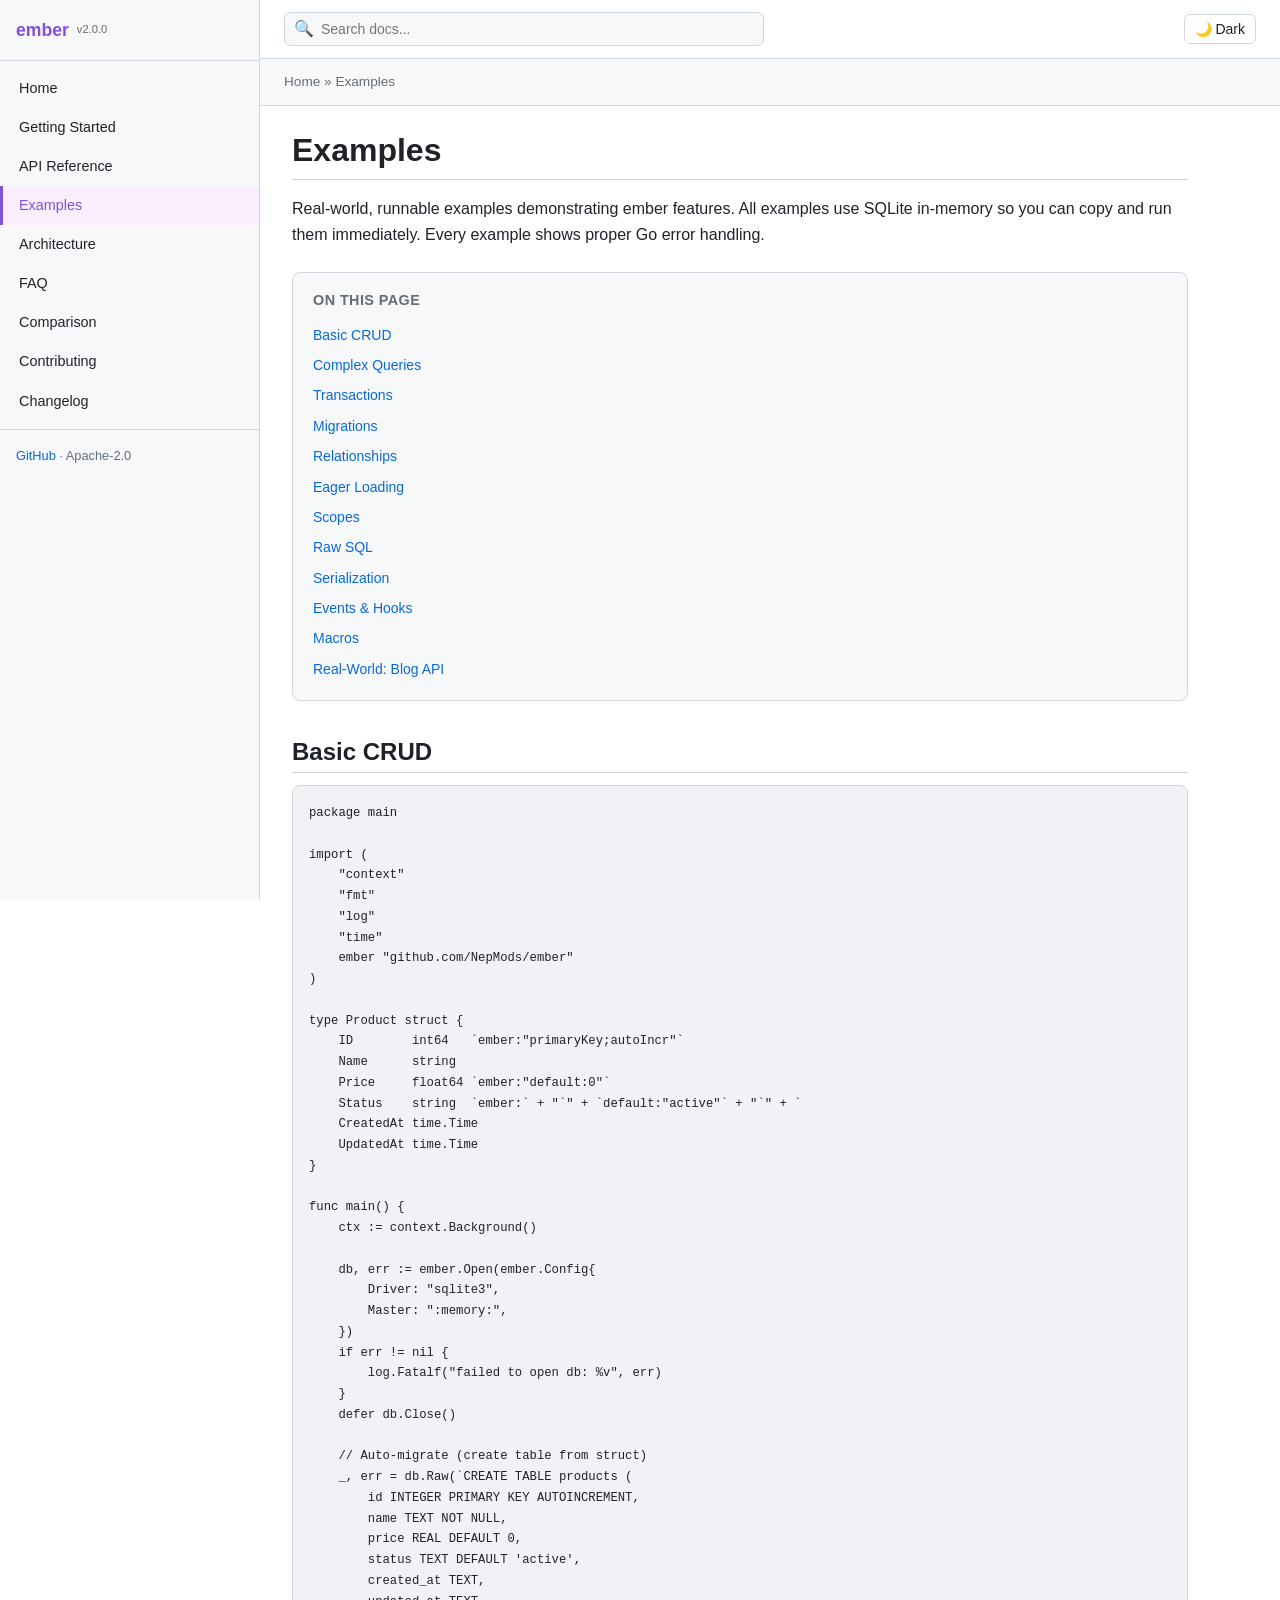
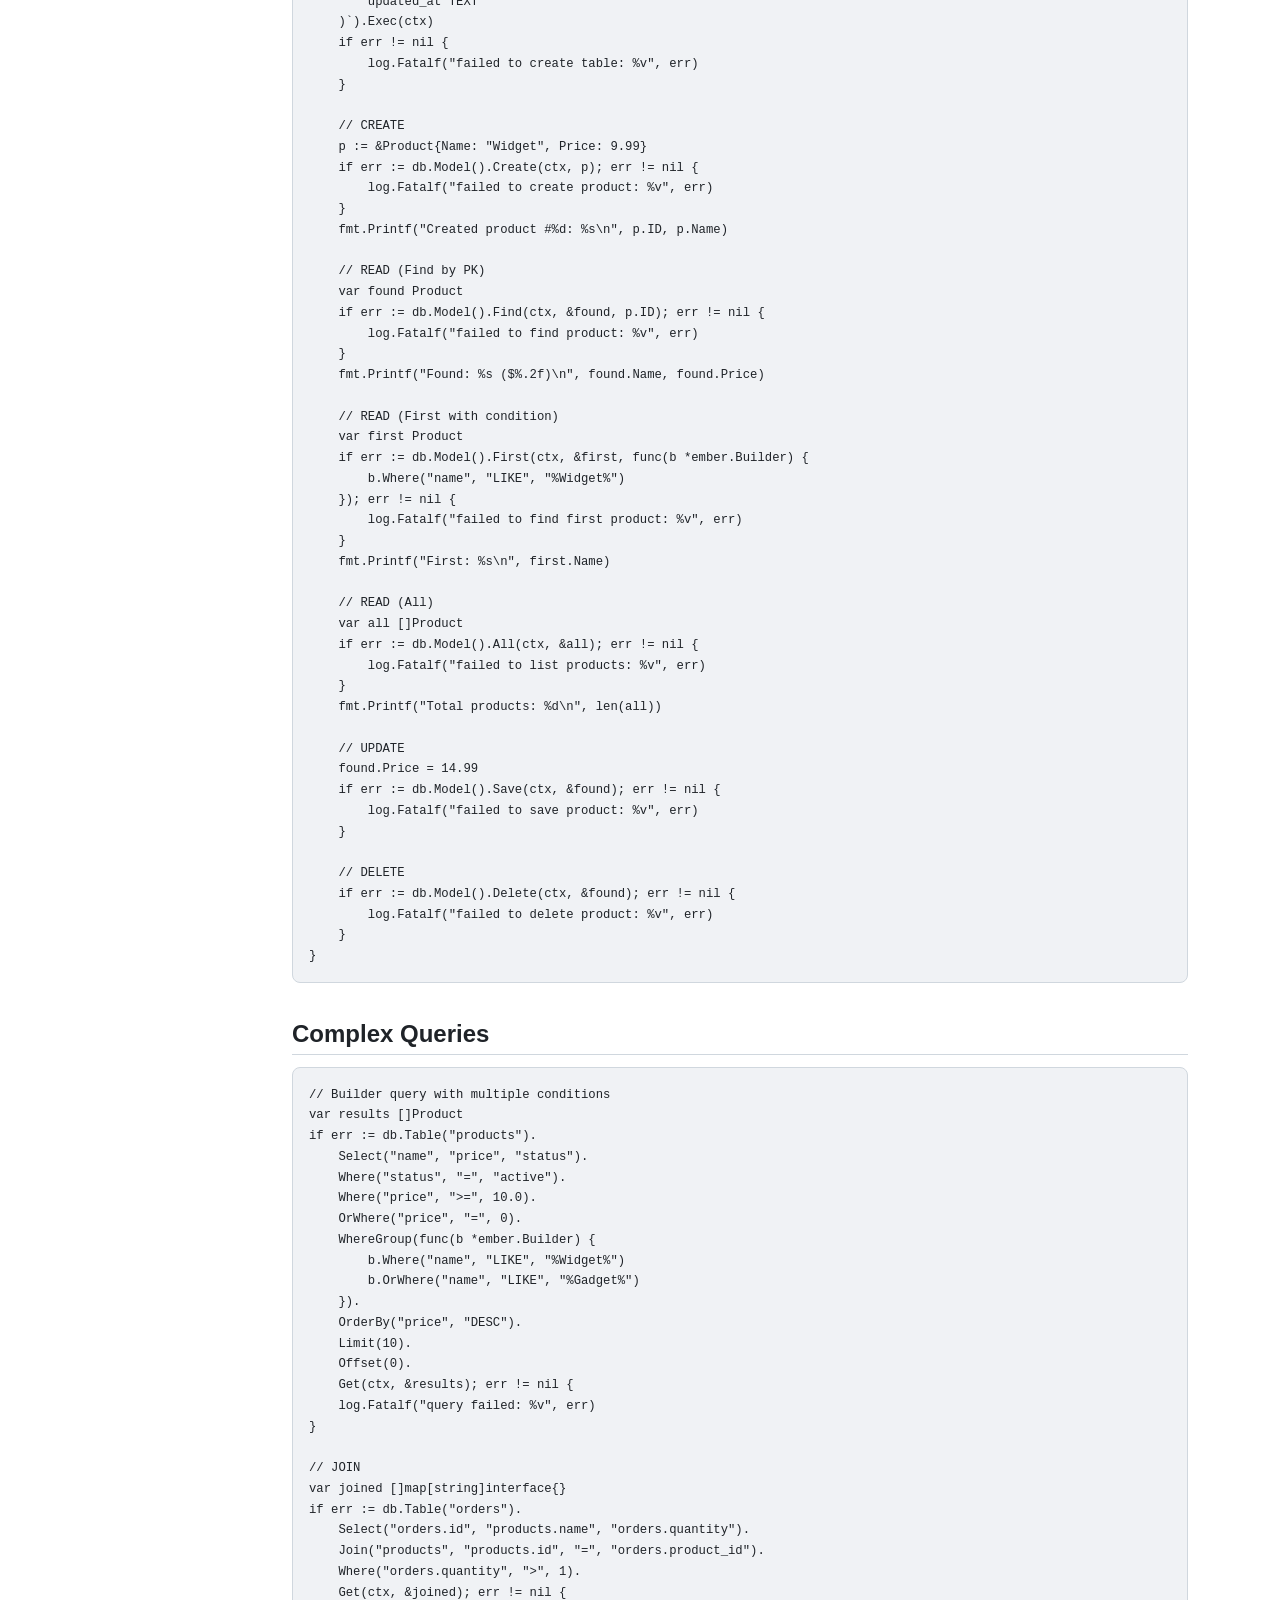
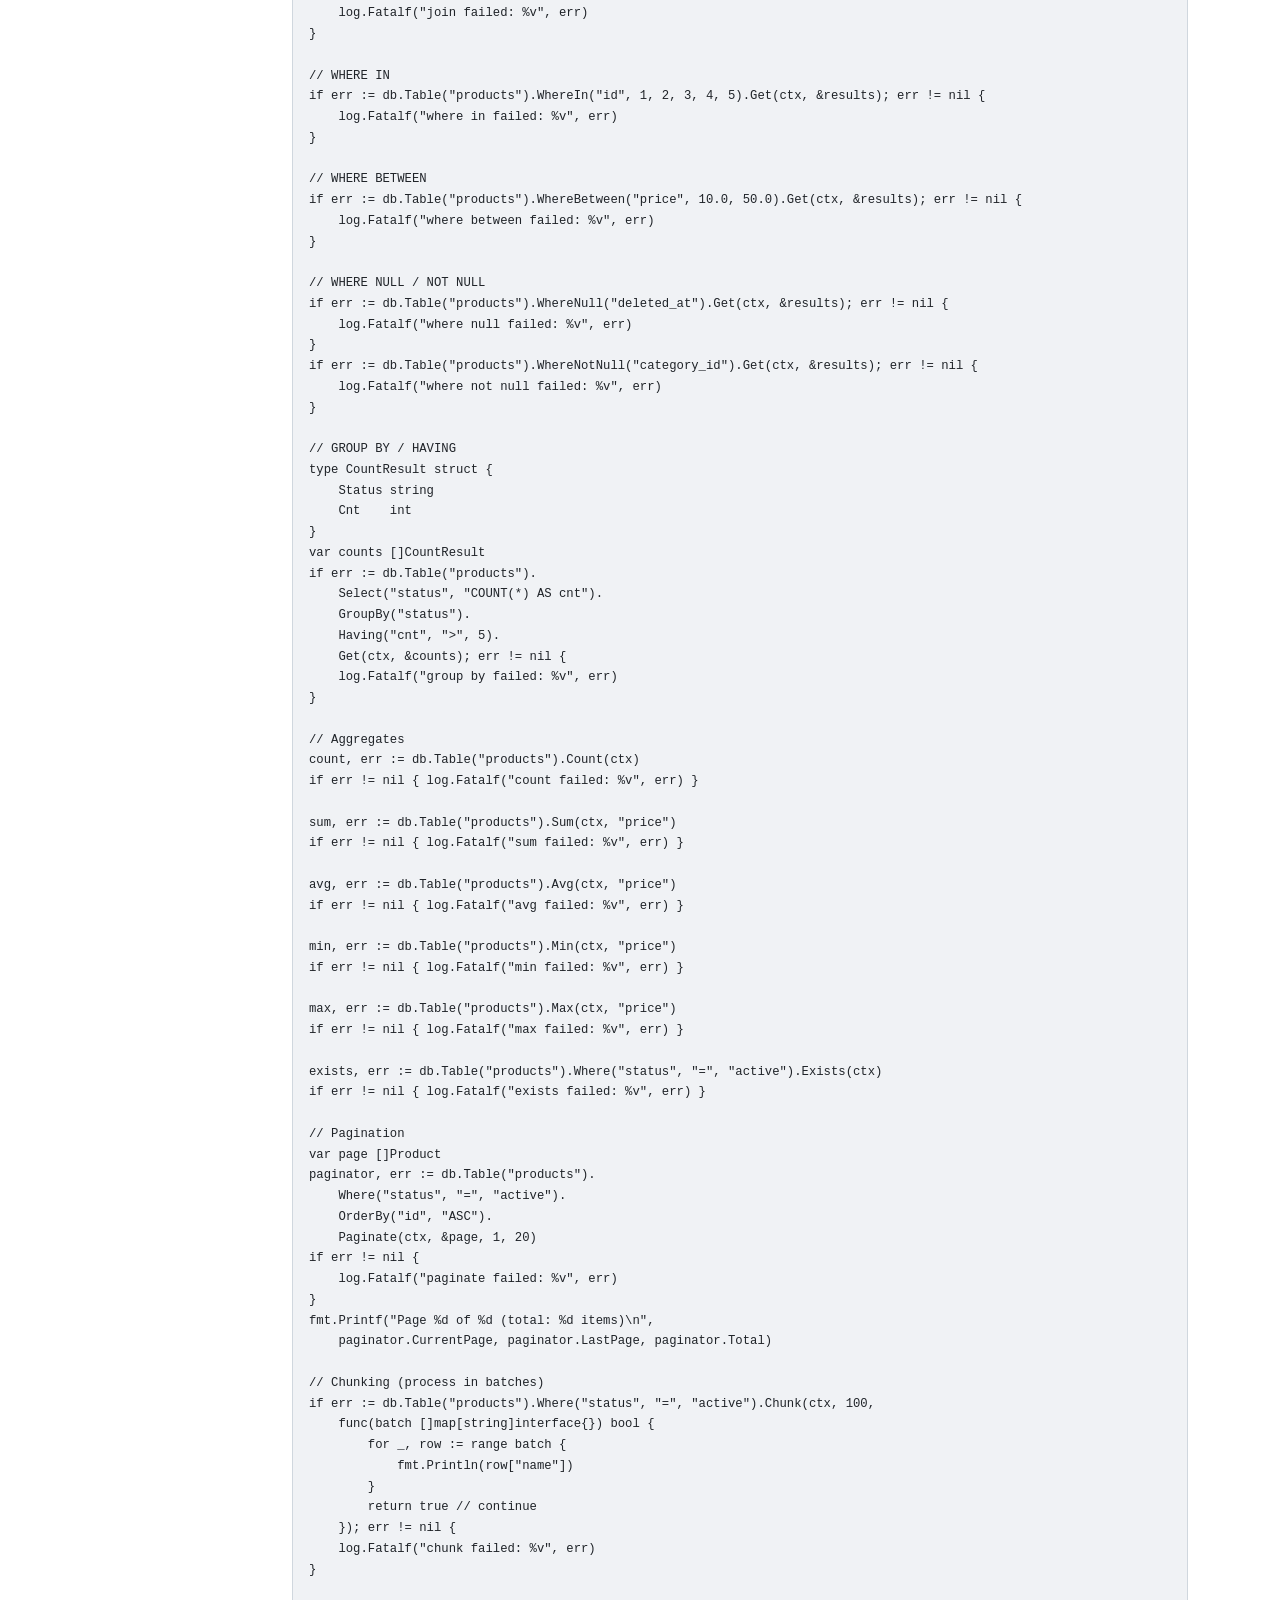
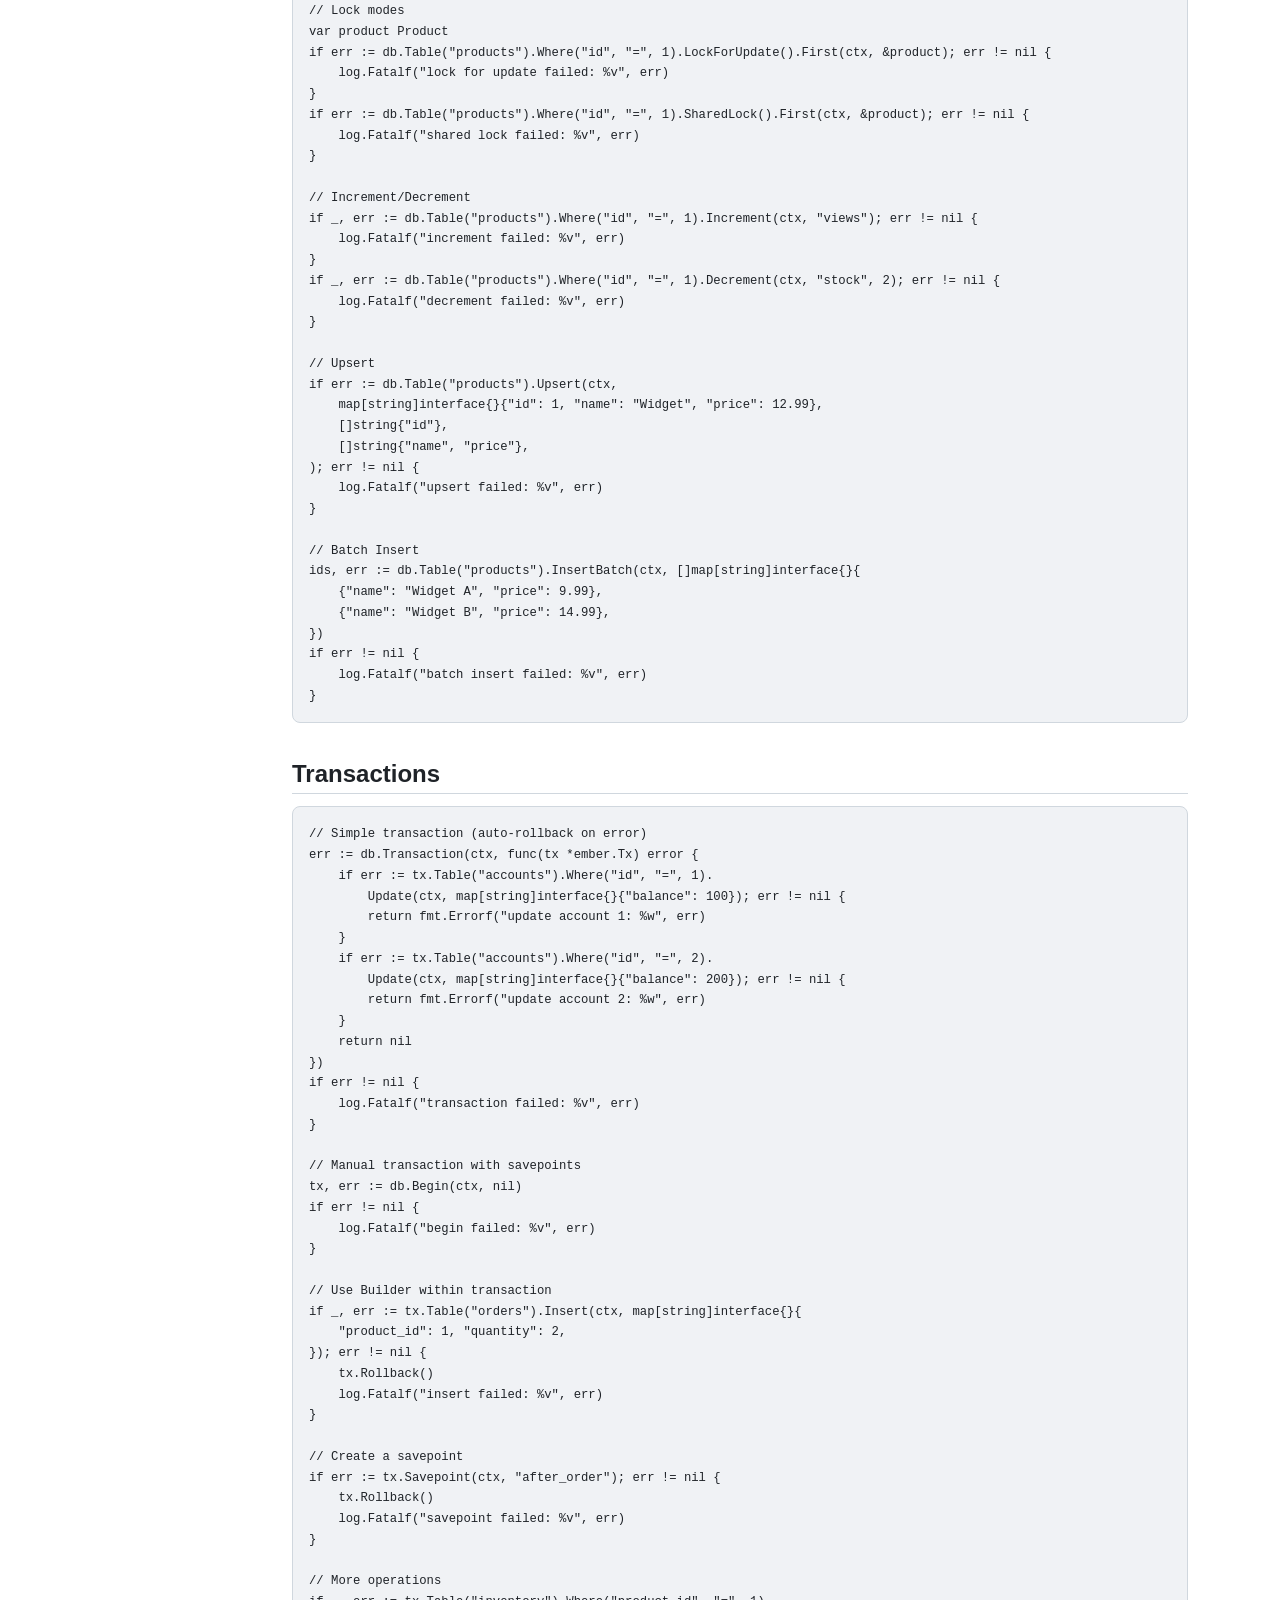
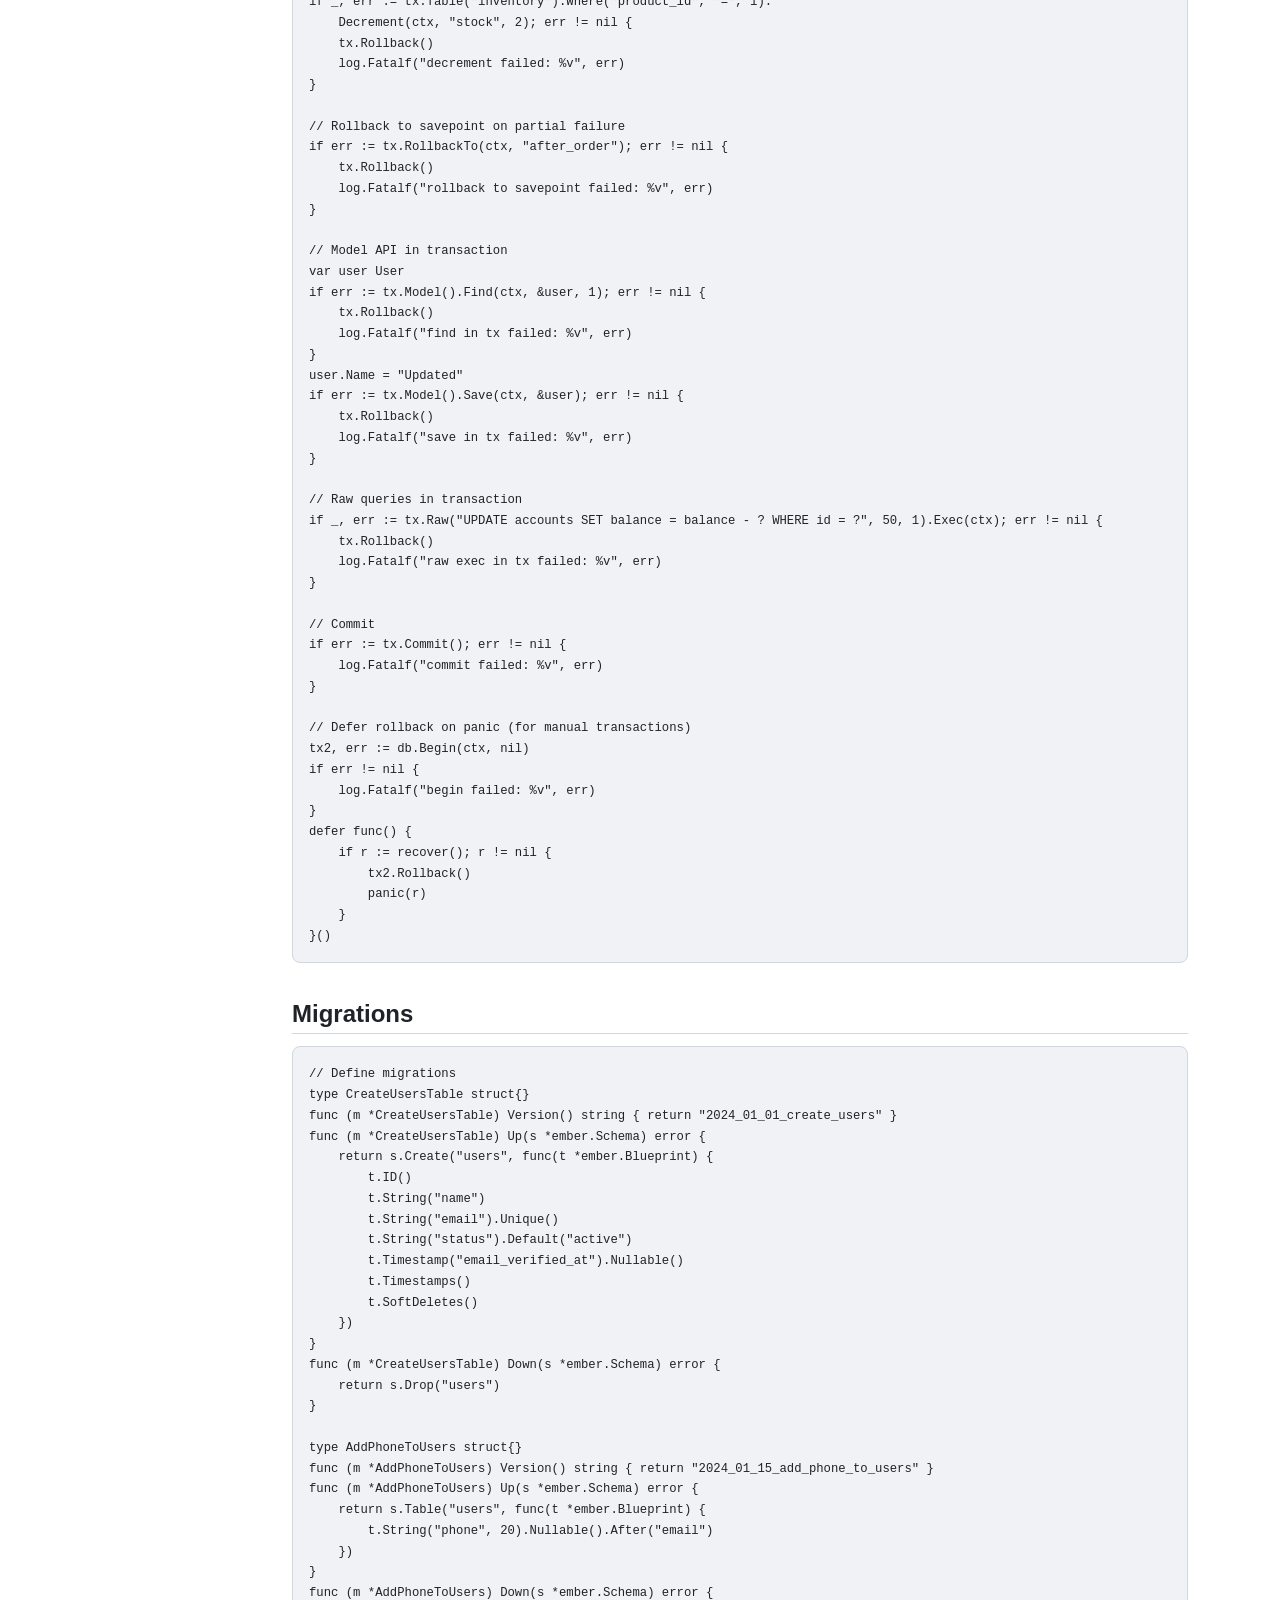
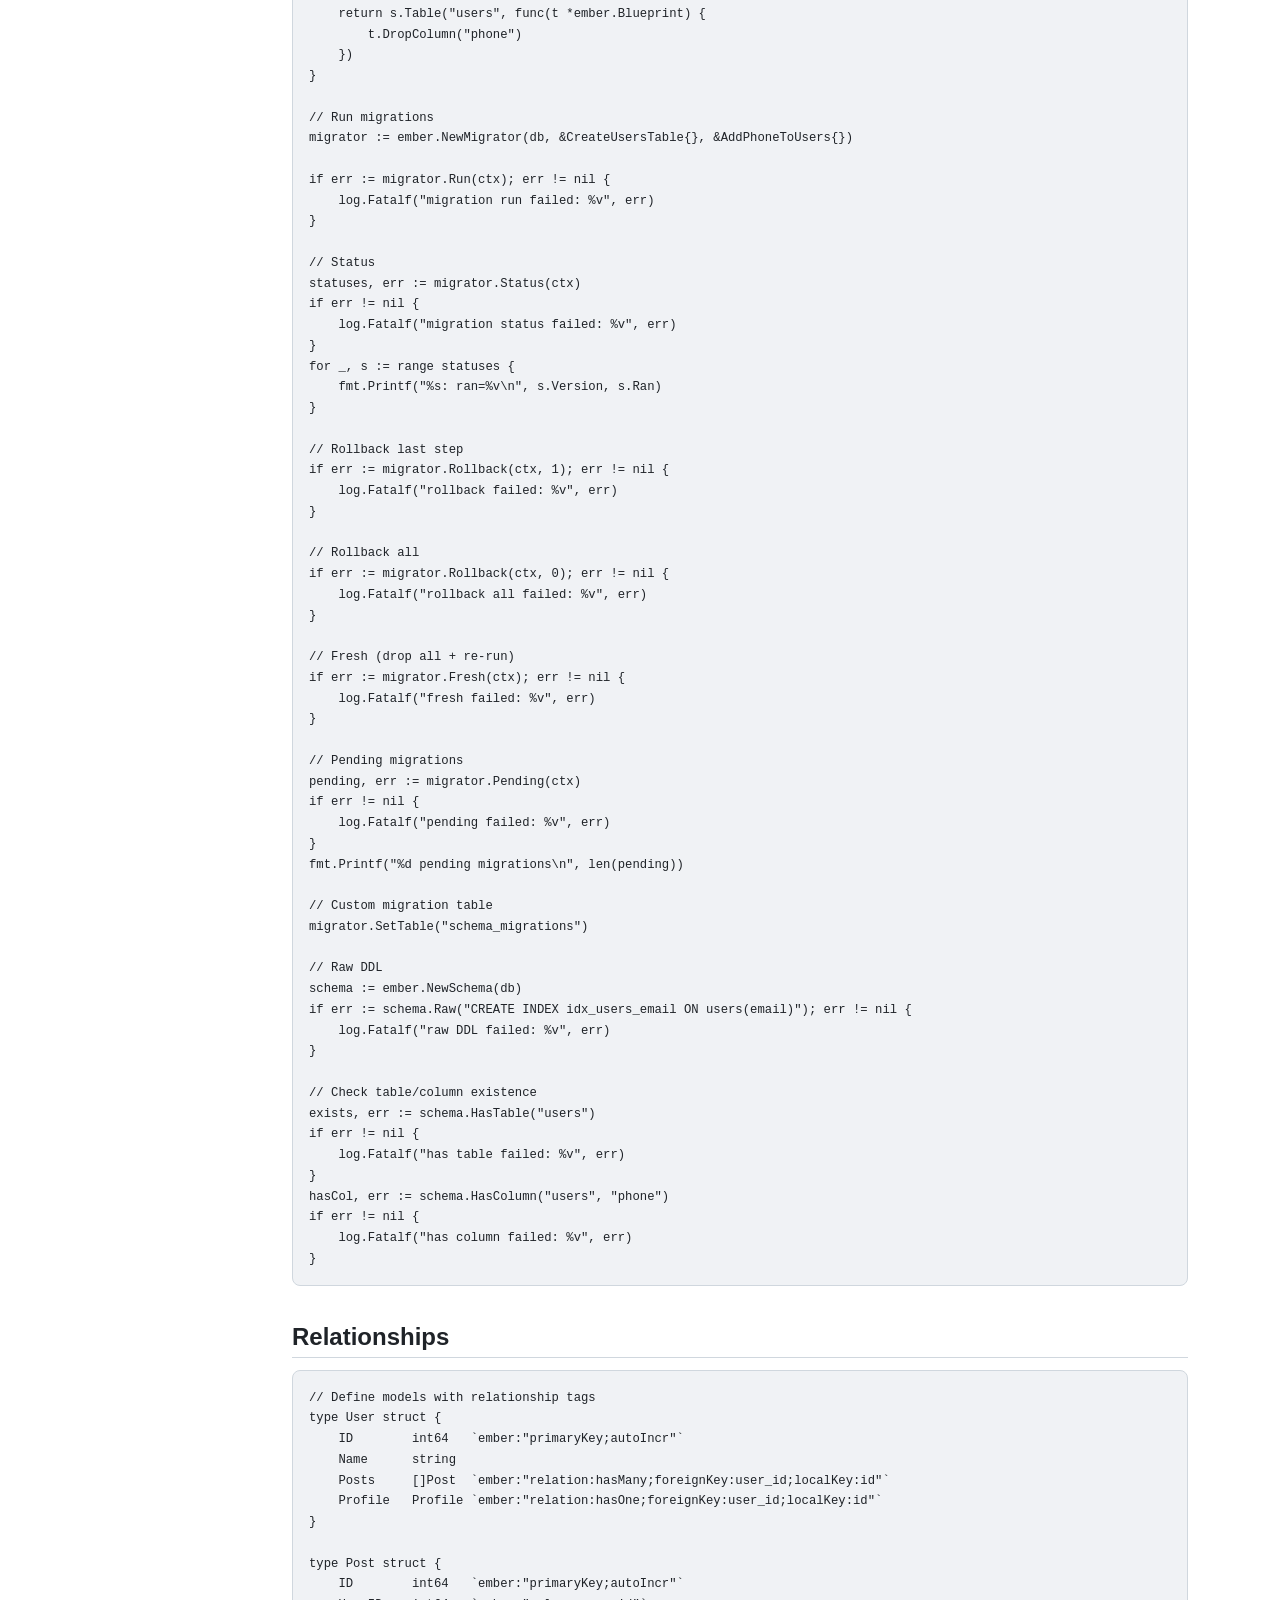
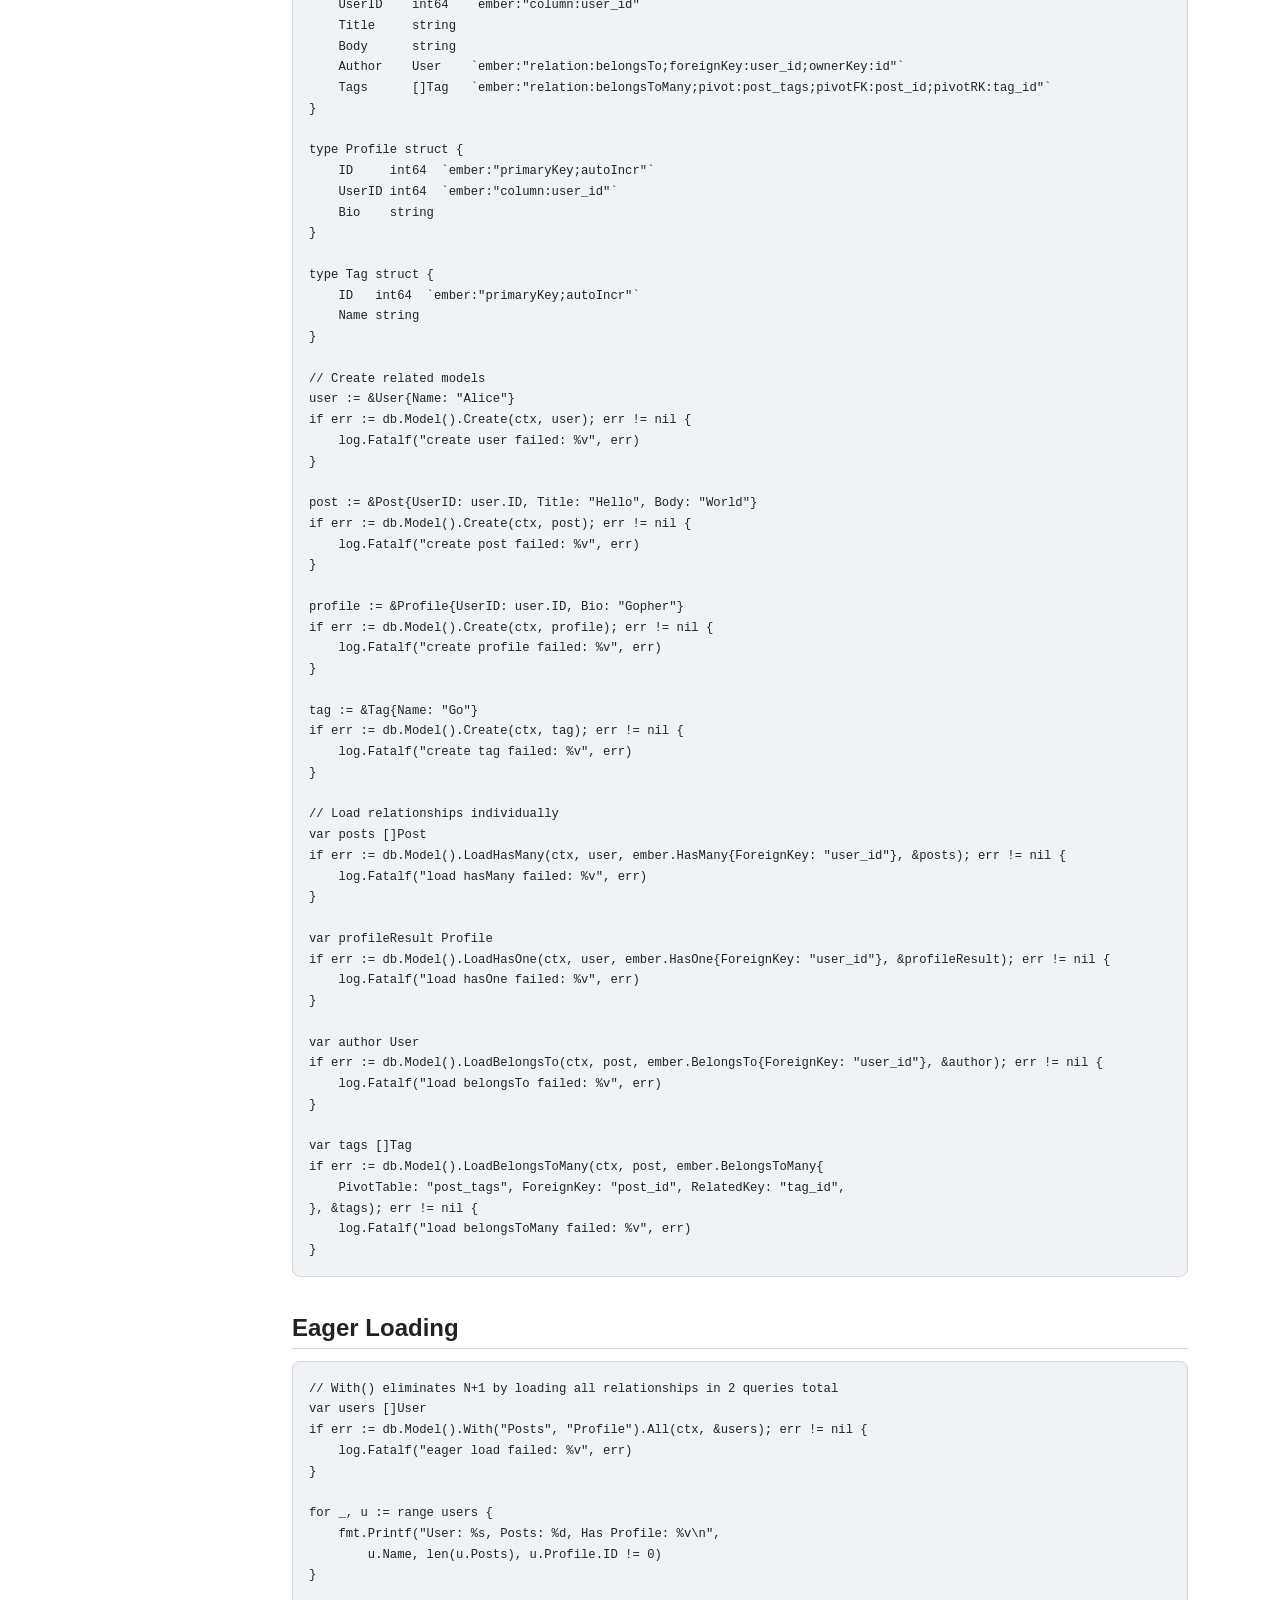
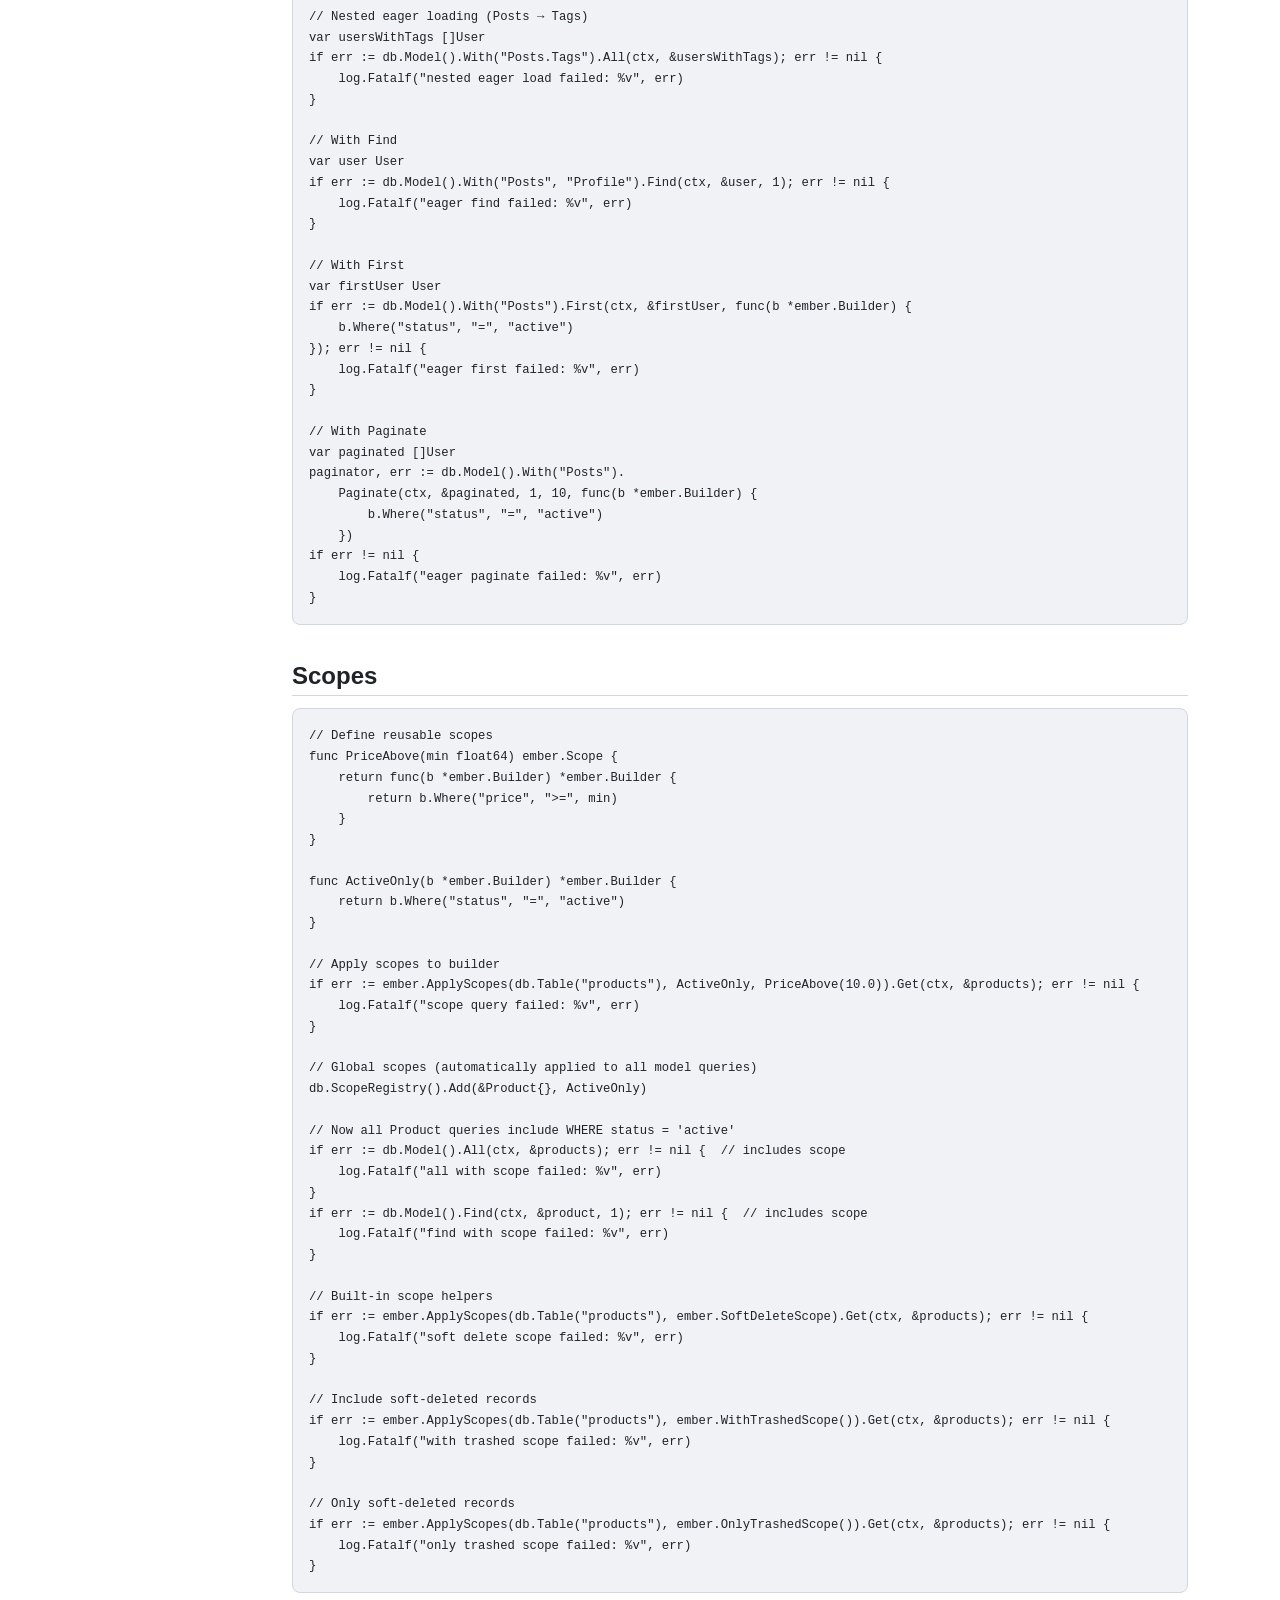
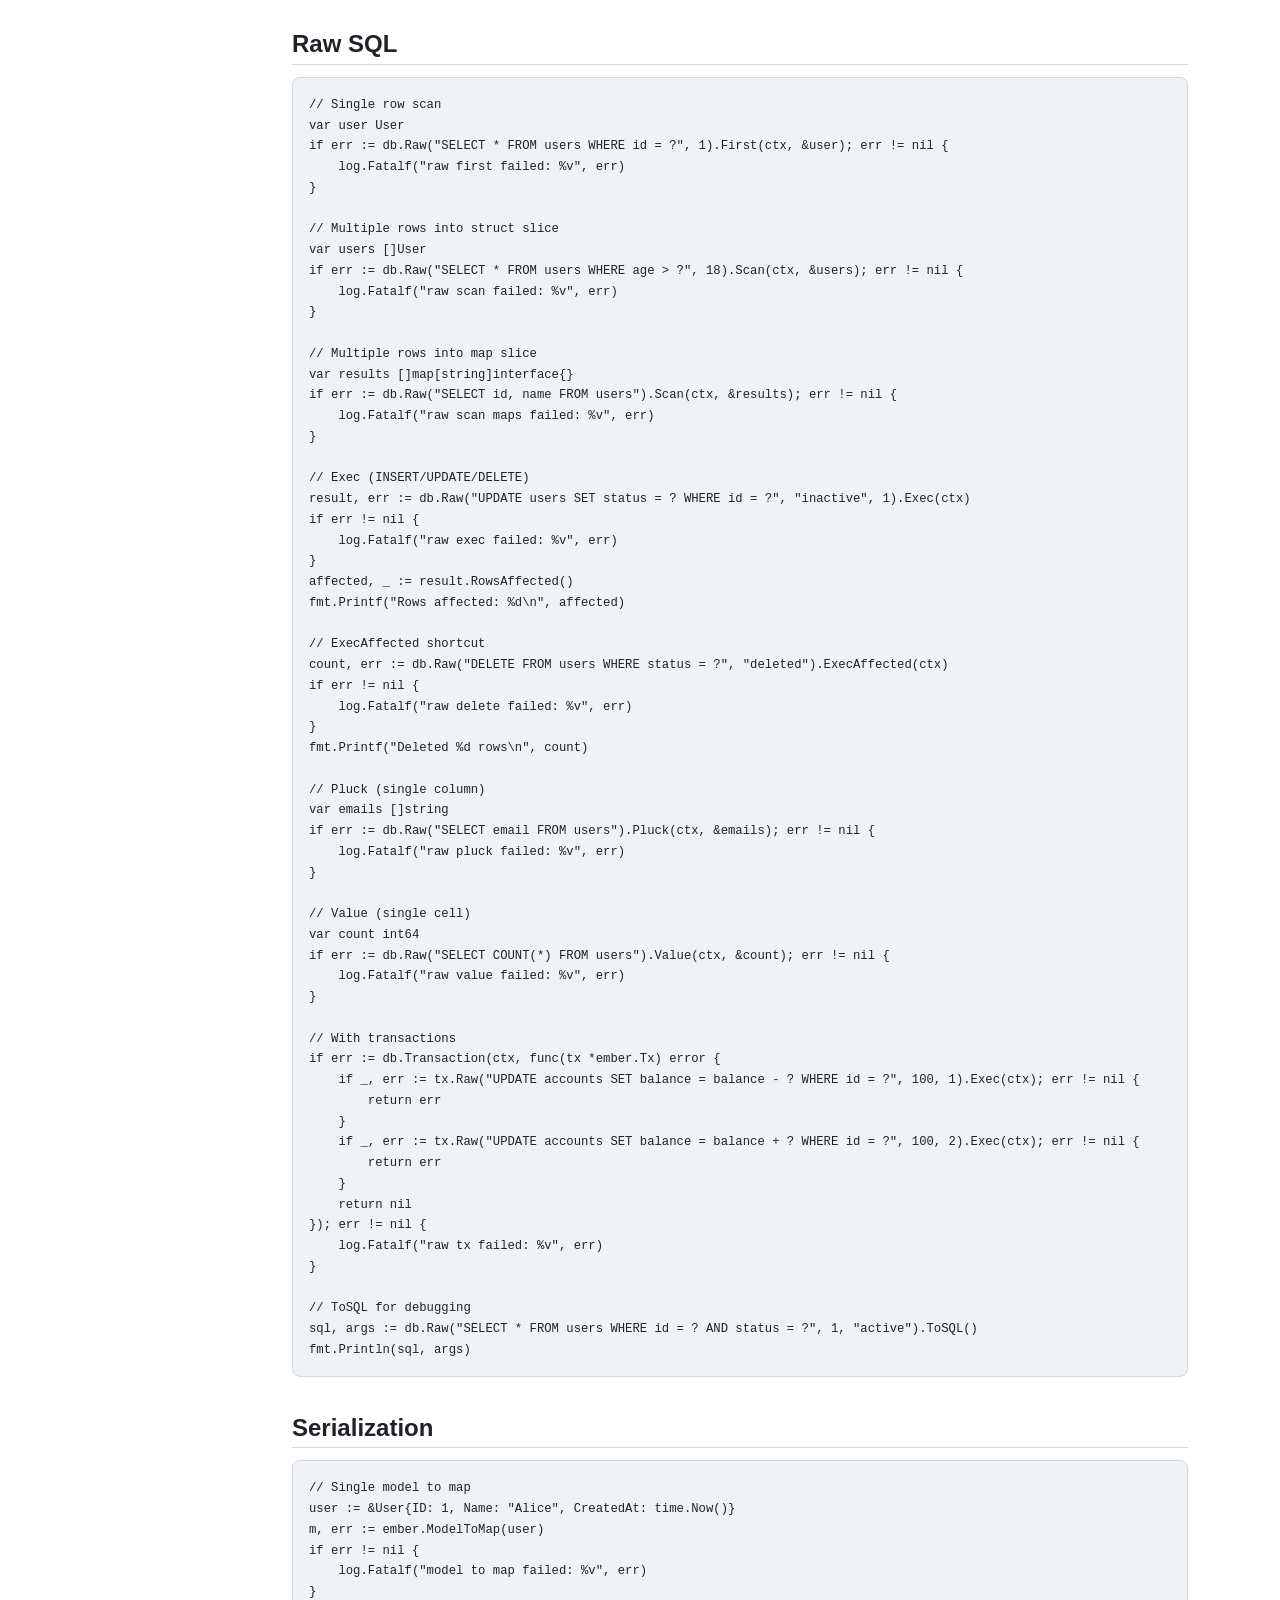
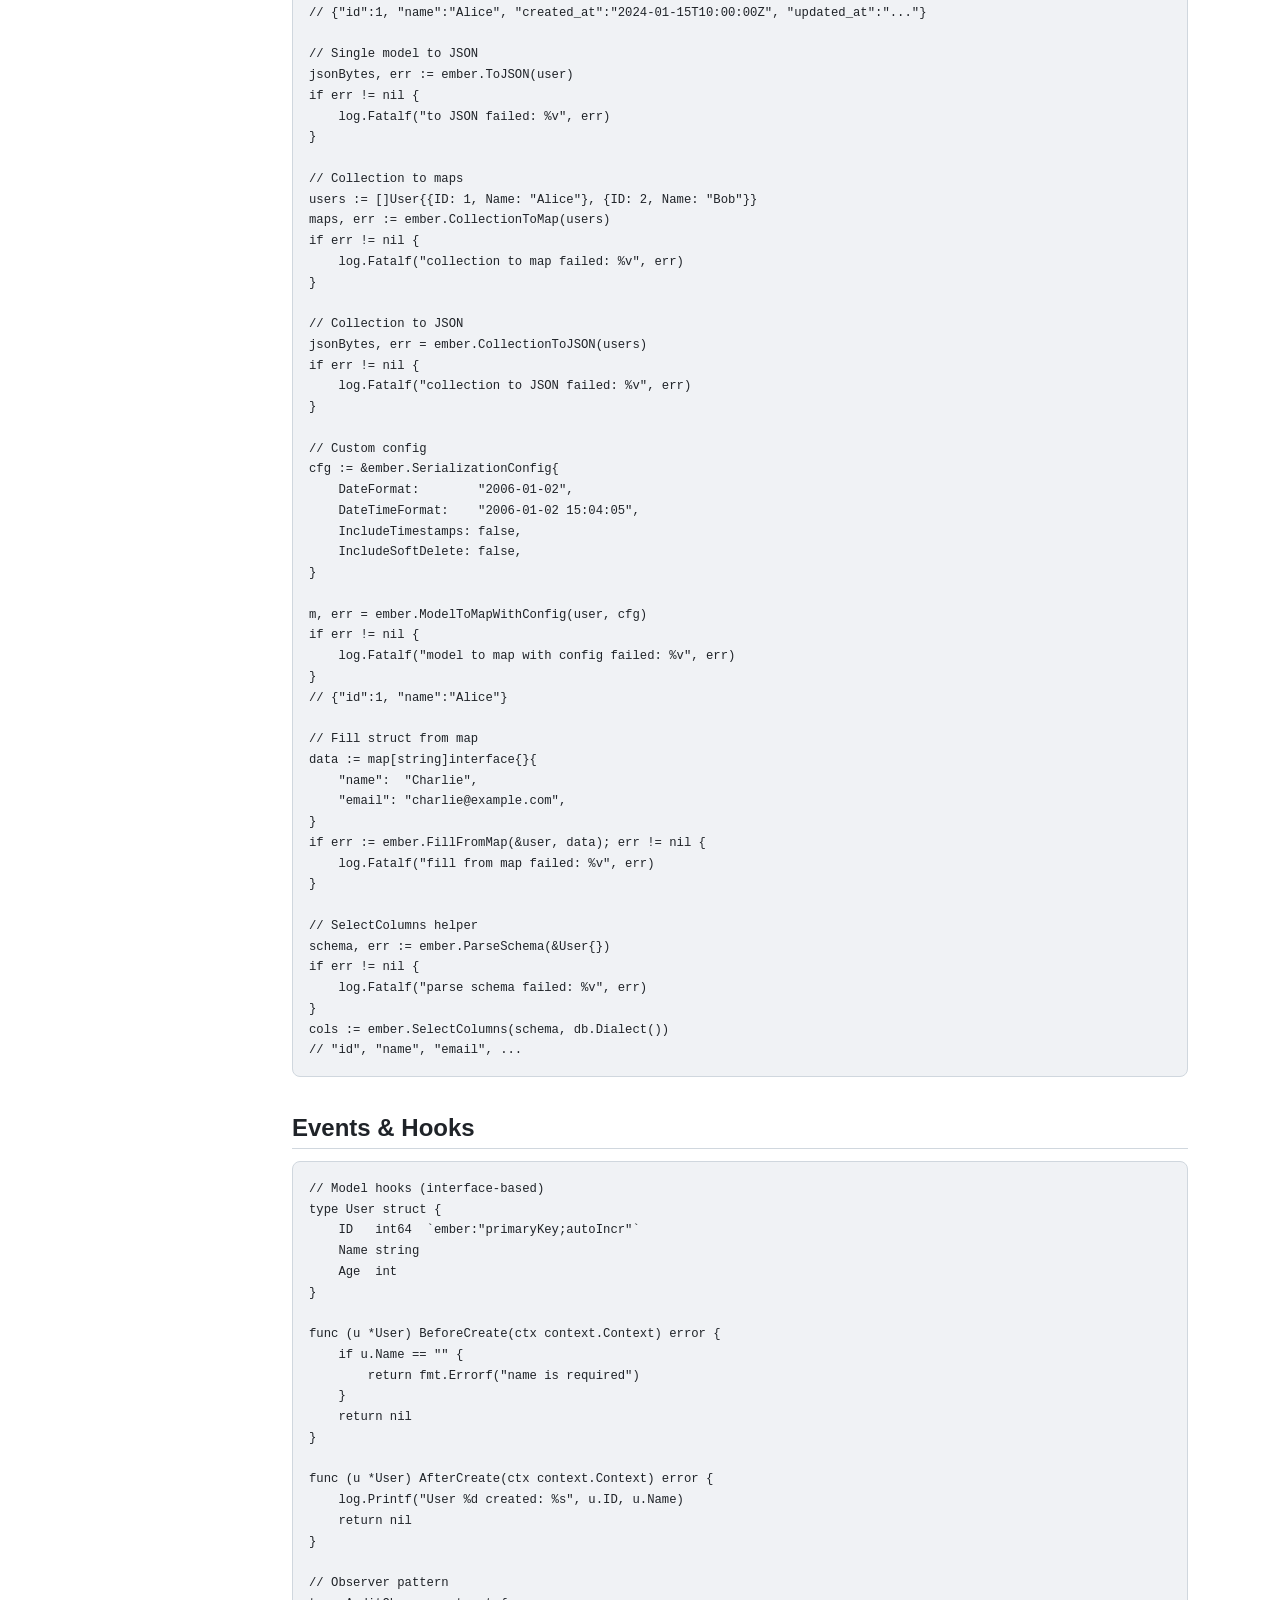
<file: docs/website/examples.html>
<!DOCTYPE html>
<html lang="en">
<head>
<meta charset="UTF-8">
<meta name="viewport" content="width=device-width, initial-scale=1">
<title>Examples — ember</title>
<link rel="stylesheet" href="styles.css">
</head>
<body>
<div class="wrapper">
  <aside class="sidebar" id="sidebar">
    <div class="sidebar-header">
      <div class="logo"><a href="index.html" style="color:inherit;text-decoration:none">ember</a> <small>v2.0.0</small></div>
    </div>
    <nav class="sidebar-nav">
      <a href="index.html">Home</a>
      <a href="getting-started.html">Getting Started</a>
      <a href="api-reference.html">API Reference</a>
      <a href="examples.html" class="active">Examples</a>
      <a href="architecture.html">Architecture</a>
      <a href="faq.html">FAQ</a>
      <a href="comparison.html">Comparison</a>
      <a href="contributing.html">Contributing</a>
      <a href="changelog.html">Changelog</a>
    </nav>
    <div class="sidebar-footer">
      <a href="https://github.com/NepMods/ember">GitHub</a> &middot; Apache-2.0
    </div>
  </aside>

  <div class="main">
    <header class="topbar">
      <button class="menu-toggle" id="menuToggle" aria-label="Menu">&#9776;</button>
      <div class="search-box">
        <span class="icon">&#128269;</span>
        <input type="text" id="searchInput" placeholder="Search docs...">
        <div class="search-results" id="searchResults"></div>
      </div>
      <div class="topbar-actions">
        <button class="theme-toggle" id="themeToggle">🌙 Dark</button>
      </div>
    </header>

    <div class="breadcrumb"><a href="index.html">Home</a> &raquo; Examples</div>

    <div class="content">
      <h1>Examples</h1>
      <p>Real-world, runnable examples demonstrating ember features. All examples use SQLite in-memory so you can copy and run them immediately. Every example shows proper Go error handling.</p>

      <div class="toc">
        <div class="toc-title">On this page</div>
        <ul class="toc-list">
          <li class="toc-h2"><a href="#basic-crud">Basic CRUD</a></li>
          <li class="toc-h2"><a href="#complex-queries">Complex Queries</a></li>
          <li class="toc-h2"><a href="#transactions">Transactions</a></li>
          <li class="toc-h2"><a href="#migrations">Migrations</a></li>
          <li class="toc-h2"><a href="#relationships">Relationships</a></li>
          <li class="toc-h2"><a href="#eager-loading">Eager Loading</a></li>
          <li class="toc-h2"><a href="#scopes">Scopes</a></li>
          <li class="toc-h2"><a href="#raw-sql">Raw SQL</a></li>
          <li class="toc-h2"><a href="#serialization">Serialization</a></li>
          <li class="toc-h2"><a href="#events-hooks">Events &amp; Hooks</a></li>
          <li class="toc-h2"><a href="#macros">Macros</a></li>
          <li class="toc-h2"><a href="#real-world">Real-World: Blog API</a></li>
        </ul>
      </div>

      <h2 id="basic-crud">Basic CRUD</h2>
      <pre><code>package main

import (
    "context"
    "fmt"
    "log"
    "time"
    ember "github.com/NepMods/ember"
)

type Product struct {
    ID        int64   `ember:"primaryKey;autoIncr"`
    Name      string
    Price     float64 `ember:"default:0"`
    Status    string  `ember:` + "`" + `default:"active"` + "`" + `
    CreatedAt time.Time
    UpdatedAt time.Time
}

func main() {
    ctx := context.Background()

    db, err := ember.Open(ember.Config{
        Driver: "sqlite3",
        Master: ":memory:",
    })
    if err != nil {
        log.Fatalf("failed to open db: %v", err)
    }
    defer db.Close()

    // Auto-migrate (create table from struct)
    _, err = db.Raw(`CREATE TABLE products (
        id INTEGER PRIMARY KEY AUTOINCREMENT,
        name TEXT NOT NULL,
        price REAL DEFAULT 0,
        status TEXT DEFAULT 'active',
        created_at TEXT,
        updated_at TEXT
    )`).Exec(ctx)
    if err != nil {
        log.Fatalf("failed to create table: %v", err)
    }

    // CREATE
    p := &Product{Name: "Widget", Price: 9.99}
    if err := db.Model().Create(ctx, p); err != nil {
        log.Fatalf("failed to create product: %v", err)
    }
    fmt.Printf("Created product #%d: %s\n", p.ID, p.Name)

    // READ (Find by PK)
    var found Product
    if err := db.Model().Find(ctx, &found, p.ID); err != nil {
        log.Fatalf("failed to find product: %v", err)
    }
    fmt.Printf("Found: %s ($%.2f)\n", found.Name, found.Price)

    // READ (First with condition)
    var first Product
    if err := db.Model().First(ctx, &first, func(b *ember.Builder) {
        b.Where("name", "LIKE", "%Widget%")
    }); err != nil {
        log.Fatalf("failed to find first product: %v", err)
    }
    fmt.Printf("First: %s\n", first.Name)

    // READ (All)
    var all []Product
    if err := db.Model().All(ctx, &all); err != nil {
        log.Fatalf("failed to list products: %v", err)
    }
    fmt.Printf("Total products: %d\n", len(all))

    // UPDATE
    found.Price = 14.99
    if err := db.Model().Save(ctx, &found); err != nil {
        log.Fatalf("failed to save product: %v", err)
    }

    // DELETE
    if err := db.Model().Delete(ctx, &found); err != nil {
        log.Fatalf("failed to delete product: %v", err)
    }
}</code></pre>

      <h2 id="complex-queries">Complex Queries</h2>
      <pre><code>// Builder query with multiple conditions
var results []Product
if err := db.Table("products").
    Select("name", "price", "status").
    Where("status", "=", "active").
    Where("price", "&gt;=", 10.0).
    OrWhere("price", "=", 0).
    WhereGroup(func(b *ember.Builder) {
        b.Where("name", "LIKE", "%Widget%")
        b.OrWhere("name", "LIKE", "%Gadget%")
    }).
    OrderBy("price", "DESC").
    Limit(10).
    Offset(0).
    Get(ctx, &results); err != nil {
    log.Fatalf("query failed: %v", err)
}

// JOIN
var joined []map[string]interface{}
if err := db.Table("orders").
    Select("orders.id", "products.name", "orders.quantity").
    Join("products", "products.id", "=", "orders.product_id").
    Where("orders.quantity", "&gt;", 1).
    Get(ctx, &joined); err != nil {
    log.Fatalf("join failed: %v", err)
}

// WHERE IN
if err := db.Table("products").WhereIn("id", 1, 2, 3, 4, 5).Get(ctx, &results); err != nil {
    log.Fatalf("where in failed: %v", err)
}

// WHERE BETWEEN
if err := db.Table("products").WhereBetween("price", 10.0, 50.0).Get(ctx, &results); err != nil {
    log.Fatalf("where between failed: %v", err)
}

// WHERE NULL / NOT NULL
if err := db.Table("products").WhereNull("deleted_at").Get(ctx, &results); err != nil {
    log.Fatalf("where null failed: %v", err)
}
if err := db.Table("products").WhereNotNull("category_id").Get(ctx, &results); err != nil {
    log.Fatalf("where not null failed: %v", err)
}

// GROUP BY / HAVING
type CountResult struct {
    Status string
    Cnt    int
}
var counts []CountResult
if err := db.Table("products").
    Select("status", "COUNT(*) AS cnt").
    GroupBy("status").
    Having("cnt", "&gt;", 5).
    Get(ctx, &counts); err != nil {
    log.Fatalf("group by failed: %v", err)
}

// Aggregates
count, err := db.Table("products").Count(ctx)
if err != nil { log.Fatalf("count failed: %v", err) }

sum, err := db.Table("products").Sum(ctx, "price")
if err != nil { log.Fatalf("sum failed: %v", err) }

avg, err := db.Table("products").Avg(ctx, "price")
if err != nil { log.Fatalf("avg failed: %v", err) }

min, err := db.Table("products").Min(ctx, "price")
if err != nil { log.Fatalf("min failed: %v", err) }

max, err := db.Table("products").Max(ctx, "price")
if err != nil { log.Fatalf("max failed: %v", err) }

exists, err := db.Table("products").Where("status", "=", "active").Exists(ctx)
if err != nil { log.Fatalf("exists failed: %v", err) }

// Pagination
var page []Product
paginator, err := db.Table("products").
    Where("status", "=", "active").
    OrderBy("id", "ASC").
    Paginate(ctx, &page, 1, 20)
if err != nil {
    log.Fatalf("paginate failed: %v", err)
}
fmt.Printf("Page %d of %d (total: %d items)\n",
    paginator.CurrentPage, paginator.LastPage, paginator.Total)

// Chunking (process in batches)
if err := db.Table("products").Where("status", "=", "active").Chunk(ctx, 100,
    func(batch []map[string]interface{}) bool {
        for _, row := range batch {
            fmt.Println(row["name"])
        }
        return true // continue
    }); err != nil {
    log.Fatalf("chunk failed: %v", err)
}

// Lock modes
var product Product
if err := db.Table("products").Where("id", "=", 1).LockForUpdate().First(ctx, &product); err != nil {
    log.Fatalf("lock for update failed: %v", err)
}
if err := db.Table("products").Where("id", "=", 1).SharedLock().First(ctx, &product); err != nil {
    log.Fatalf("shared lock failed: %v", err)
}

// Increment/Decrement
if _, err := db.Table("products").Where("id", "=", 1).Increment(ctx, "views"); err != nil {
    log.Fatalf("increment failed: %v", err)
}
if _, err := db.Table("products").Where("id", "=", 1).Decrement(ctx, "stock", 2); err != nil {
    log.Fatalf("decrement failed: %v", err)
}

// Upsert
if err := db.Table("products").Upsert(ctx,
    map[string]interface{}{"id": 1, "name": "Widget", "price": 12.99},
    []string{"id"},
    []string{"name", "price"},
); err != nil {
    log.Fatalf("upsert failed: %v", err)
}

// Batch Insert
ids, err := db.Table("products").InsertBatch(ctx, []map[string]interface{}{
    {"name": "Widget A", "price": 9.99},
    {"name": "Widget B", "price": 14.99},
})
if err != nil {
    log.Fatalf("batch insert failed: %v", err)
}</code></pre>

      <h2 id="transactions">Transactions</h2>
      <pre><code>// Simple transaction (auto-rollback on error)
err := db.Transaction(ctx, func(tx *ember.Tx) error {
    if err := tx.Table("accounts").Where("id", "=", 1).
        Update(ctx, map[string]interface{}{"balance": 100}); err != nil {
        return fmt.Errorf("update account 1: %w", err)
    }
    if err := tx.Table("accounts").Where("id", "=", 2).
        Update(ctx, map[string]interface{}{"balance": 200}); err != nil {
        return fmt.Errorf("update account 2: %w", err)
    }
    return nil
})
if err != nil {
    log.Fatalf("transaction failed: %v", err)
}

// Manual transaction with savepoints
tx, err := db.Begin(ctx, nil)
if err != nil {
    log.Fatalf("begin failed: %v", err)
}

// Use Builder within transaction
if _, err := tx.Table("orders").Insert(ctx, map[string]interface{}{
    "product_id": 1, "quantity": 2,
}); err != nil {
    tx.Rollback()
    log.Fatalf("insert failed: %v", err)
}

// Create a savepoint
if err := tx.Savepoint(ctx, "after_order"); err != nil {
    tx.Rollback()
    log.Fatalf("savepoint failed: %v", err)
}

// More operations
if _, err := tx.Table("inventory").Where("product_id", "=", 1).
    Decrement(ctx, "stock", 2); err != nil {
    tx.Rollback()
    log.Fatalf("decrement failed: %v", err)
}

// Rollback to savepoint on partial failure
if err := tx.RollbackTo(ctx, "after_order"); err != nil {
    tx.Rollback()
    log.Fatalf("rollback to savepoint failed: %v", err)
}

// Model API in transaction
var user User
if err := tx.Model().Find(ctx, &user, 1); err != nil {
    tx.Rollback()
    log.Fatalf("find in tx failed: %v", err)
}
user.Name = "Updated"
if err := tx.Model().Save(ctx, &user); err != nil {
    tx.Rollback()
    log.Fatalf("save in tx failed: %v", err)
}

// Raw queries in transaction
if _, err := tx.Raw("UPDATE accounts SET balance = balance - ? WHERE id = ?", 50, 1).Exec(ctx); err != nil {
    tx.Rollback()
    log.Fatalf("raw exec in tx failed: %v", err)
}

// Commit
if err := tx.Commit(); err != nil {
    log.Fatalf("commit failed: %v", err)
}

// Defer rollback on panic (for manual transactions)
tx2, err := db.Begin(ctx, nil)
if err != nil {
    log.Fatalf("begin failed: %v", err)
}
defer func() {
    if r := recover(); r != nil {
        tx2.Rollback()
        panic(r)
    }
}()</code></pre>

      <h2 id="migrations">Migrations</h2>
      <pre><code>// Define migrations
type CreateUsersTable struct{}
func (m *CreateUsersTable) Version() string { return "2024_01_01_create_users" }
func (m *CreateUsersTable) Up(s *ember.Schema) error {
    return s.Create("users", func(t *ember.Blueprint) {
        t.ID()
        t.String("name")
        t.String("email").Unique()
        t.String("status").Default("active")
        t.Timestamp("email_verified_at").Nullable()
        t.Timestamps()
        t.SoftDeletes()
    })
}
func (m *CreateUsersTable) Down(s *ember.Schema) error {
    return s.Drop("users")
}

type AddPhoneToUsers struct{}
func (m *AddPhoneToUsers) Version() string { return "2024_01_15_add_phone_to_users" }
func (m *AddPhoneToUsers) Up(s *ember.Schema) error {
    return s.Table("users", func(t *ember.Blueprint) {
        t.String("phone", 20).Nullable().After("email")
    })
}
func (m *AddPhoneToUsers) Down(s *ember.Schema) error {
    return s.Table("users", func(t *ember.Blueprint) {
        t.DropColumn("phone")
    })
}

// Run migrations
migrator := ember.NewMigrator(db, &CreateUsersTable{}, &AddPhoneToUsers{})

if err := migrator.Run(ctx); err != nil {
    log.Fatalf("migration run failed: %v", err)
}

// Status
statuses, err := migrator.Status(ctx)
if err != nil {
    log.Fatalf("migration status failed: %v", err)
}
for _, s := range statuses {
    fmt.Printf("%s: ran=%v\n", s.Version, s.Ran)
}

// Rollback last step
if err := migrator.Rollback(ctx, 1); err != nil {
    log.Fatalf("rollback failed: %v", err)
}

// Rollback all
if err := migrator.Rollback(ctx, 0); err != nil {
    log.Fatalf("rollback all failed: %v", err)
}

// Fresh (drop all + re-run)
if err := migrator.Fresh(ctx); err != nil {
    log.Fatalf("fresh failed: %v", err)
}

// Pending migrations
pending, err := migrator.Pending(ctx)
if err != nil {
    log.Fatalf("pending failed: %v", err)
}
fmt.Printf("%d pending migrations\n", len(pending))

// Custom migration table
migrator.SetTable("schema_migrations")

// Raw DDL
schema := ember.NewSchema(db)
if err := schema.Raw("CREATE INDEX idx_users_email ON users(email)"); err != nil {
    log.Fatalf("raw DDL failed: %v", err)
}

// Check table/column existence
exists, err := schema.HasTable("users")
if err != nil {
    log.Fatalf("has table failed: %v", err)
}
hasCol, err := schema.HasColumn("users", "phone")
if err != nil {
    log.Fatalf("has column failed: %v", err)
}</code></pre>

      <h2 id="relationships">Relationships</h2>
      <pre><code>// Define models with relationship tags
type User struct {
    ID        int64   `ember:"primaryKey;autoIncr"`
    Name      string
    Posts     []Post  `ember:"relation:hasMany;foreignKey:user_id;localKey:id"`
    Profile   Profile `ember:"relation:hasOne;foreignKey:user_id;localKey:id"`
}

type Post struct {
    ID        int64   `ember:"primaryKey;autoIncr"`
    UserID    int64   `ember:"column:user_id"`
    Title     string
    Body      string
    Author    User    `ember:"relation:belongsTo;foreignKey:user_id;ownerKey:id"`
    Tags      []Tag   `ember:"relation:belongsToMany;pivot:post_tags;pivotFK:post_id;pivotRK:tag_id"`
}

type Profile struct {
    ID     int64  `ember:"primaryKey;autoIncr"`
    UserID int64  `ember:"column:user_id"`
    Bio    string
}

type Tag struct {
    ID   int64  `ember:"primaryKey;autoIncr"`
    Name string
}

// Create related models
user := &User{Name: "Alice"}
if err := db.Model().Create(ctx, user); err != nil {
    log.Fatalf("create user failed: %v", err)
}

post := &Post{UserID: user.ID, Title: "Hello", Body: "World"}
if err := db.Model().Create(ctx, post); err != nil {
    log.Fatalf("create post failed: %v", err)
}

profile := &Profile{UserID: user.ID, Bio: "Gopher"}
if err := db.Model().Create(ctx, profile); err != nil {
    log.Fatalf("create profile failed: %v", err)
}

tag := &Tag{Name: "Go"}
if err := db.Model().Create(ctx, tag); err != nil {
    log.Fatalf("create tag failed: %v", err)
}

// Load relationships individually
var posts []Post
if err := db.Model().LoadHasMany(ctx, user, ember.HasMany{ForeignKey: "user_id"}, &posts); err != nil {
    log.Fatalf("load hasMany failed: %v", err)
}

var profileResult Profile
if err := db.Model().LoadHasOne(ctx, user, ember.HasOne{ForeignKey: "user_id"}, &profileResult); err != nil {
    log.Fatalf("load hasOne failed: %v", err)
}

var author User
if err := db.Model().LoadBelongsTo(ctx, post, ember.BelongsTo{ForeignKey: "user_id"}, &author); err != nil {
    log.Fatalf("load belongsTo failed: %v", err)
}

var tags []Tag
if err := db.Model().LoadBelongsToMany(ctx, post, ember.BelongsToMany{
    PivotTable: "post_tags", ForeignKey: "post_id", RelatedKey: "tag_id",
}, &tags); err != nil {
    log.Fatalf("load belongsToMany failed: %v", err)
}</code></pre>

      <h2 id="eager-loading">Eager Loading</h2>
      <pre><code>// With() eliminates N+1 by loading all relationships in 2 queries total
var users []User
if err := db.Model().With("Posts", "Profile").All(ctx, &users); err != nil {
    log.Fatalf("eager load failed: %v", err)
}

for _, u := range users {
    fmt.Printf("User: %s, Posts: %d, Has Profile: %v\n",
        u.Name, len(u.Posts), u.Profile.ID != 0)
}

// Nested eager loading (Posts → Tags)
var usersWithTags []User
if err := db.Model().With("Posts.Tags").All(ctx, &usersWithTags); err != nil {
    log.Fatalf("nested eager load failed: %v", err)
}

// With Find
var user User
if err := db.Model().With("Posts", "Profile").Find(ctx, &user, 1); err != nil {
    log.Fatalf("eager find failed: %v", err)
}

// With First
var firstUser User
if err := db.Model().With("Posts").First(ctx, &firstUser, func(b *ember.Builder) {
    b.Where("status", "=", "active")
}); err != nil {
    log.Fatalf("eager first failed: %v", err)
}

// With Paginate
var paginated []User
paginator, err := db.Model().With("Posts").
    Paginate(ctx, &paginated, 1, 10, func(b *ember.Builder) {
        b.Where("status", "=", "active")
    })
if err != nil {
    log.Fatalf("eager paginate failed: %v", err)
}</code></pre>

      <h2 id="scopes">Scopes</h2>
      <pre><code>// Define reusable scopes
func PriceAbove(min float64) ember.Scope {
    return func(b *ember.Builder) *ember.Builder {
        return b.Where("price", "&gt;=", min)
    }
}

func ActiveOnly(b *ember.Builder) *ember.Builder {
    return b.Where("status", "=", "active")
}

// Apply scopes to builder
if err := ember.ApplyScopes(db.Table("products"), ActiveOnly, PriceAbove(10.0)).Get(ctx, &products); err != nil {
    log.Fatalf("scope query failed: %v", err)
}

// Global scopes (automatically applied to all model queries)
db.ScopeRegistry().Add(&Product{}, ActiveOnly)

// Now all Product queries include WHERE status = 'active'
if err := db.Model().All(ctx, &products); err != nil {  // includes scope
    log.Fatalf("all with scope failed: %v", err)
}
if err := db.Model().Find(ctx, &product, 1); err != nil {  // includes scope
    log.Fatalf("find with scope failed: %v", err)
}

// Built-in scope helpers
if err := ember.ApplyScopes(db.Table("products"), ember.SoftDeleteScope).Get(ctx, &products); err != nil {
    log.Fatalf("soft delete scope failed: %v", err)
}

// Include soft-deleted records
if err := ember.ApplyScopes(db.Table("products"), ember.WithTrashedScope()).Get(ctx, &products); err != nil {
    log.Fatalf("with trashed scope failed: %v", err)
}

// Only soft-deleted records
if err := ember.ApplyScopes(db.Table("products"), ember.OnlyTrashedScope()).Get(ctx, &products); err != nil {
    log.Fatalf("only trashed scope failed: %v", err)
}</code></pre>

      <h2 id="raw-sql">Raw SQL</h2>
      <pre><code>// Single row scan
var user User
if err := db.Raw("SELECT * FROM users WHERE id = ?", 1).First(ctx, &user); err != nil {
    log.Fatalf("raw first failed: %v", err)
}

// Multiple rows into struct slice
var users []User
if err := db.Raw("SELECT * FROM users WHERE age &gt; ?", 18).Scan(ctx, &users); err != nil {
    log.Fatalf("raw scan failed: %v", err)
}

// Multiple rows into map slice
var results []map[string]interface{}
if err := db.Raw("SELECT id, name FROM users").Scan(ctx, &results); err != nil {
    log.Fatalf("raw scan maps failed: %v", err)
}

// Exec (INSERT/UPDATE/DELETE)
result, err := db.Raw("UPDATE users SET status = ? WHERE id = ?", "inactive", 1).Exec(ctx)
if err != nil {
    log.Fatalf("raw exec failed: %v", err)
}
affected, _ := result.RowsAffected()
fmt.Printf("Rows affected: %d\n", affected)

// ExecAffected shortcut
count, err := db.Raw("DELETE FROM users WHERE status = ?", "deleted").ExecAffected(ctx)
if err != nil {
    log.Fatalf("raw delete failed: %v", err)
}
fmt.Printf("Deleted %d rows\n", count)

// Pluck (single column)
var emails []string
if err := db.Raw("SELECT email FROM users").Pluck(ctx, &emails); err != nil {
    log.Fatalf("raw pluck failed: %v", err)
}

// Value (single cell)
var count int64
if err := db.Raw("SELECT COUNT(*) FROM users").Value(ctx, &count); err != nil {
    log.Fatalf("raw value failed: %v", err)
}

// With transactions
if err := db.Transaction(ctx, func(tx *ember.Tx) error {
    if _, err := tx.Raw("UPDATE accounts SET balance = balance - ? WHERE id = ?", 100, 1).Exec(ctx); err != nil {
        return err
    }
    if _, err := tx.Raw("UPDATE accounts SET balance = balance + ? WHERE id = ?", 100, 2).Exec(ctx); err != nil {
        return err
    }
    return nil
}); err != nil {
    log.Fatalf("raw tx failed: %v", err)
}

// ToSQL for debugging
sql, args := db.Raw("SELECT * FROM users WHERE id = ? AND status = ?", 1, "active").ToSQL()
fmt.Println(sql, args)</code></pre>

      <h2 id="serialization">Serialization</h2>
      <pre><code>// Single model to map
user := &User{ID: 1, Name: "Alice", CreatedAt: time.Now()}
m, err := ember.ModelToMap(user)
if err != nil {
    log.Fatalf("model to map failed: %v", err)
}
// {"id":1, "name":"Alice", "created_at":"2024-01-15T10:00:00Z", "updated_at":"..."}

// Single model to JSON
jsonBytes, err := ember.ToJSON(user)
if err != nil {
    log.Fatalf("to JSON failed: %v", err)
}

// Collection to maps
users := []User{{ID: 1, Name: "Alice"}, {ID: 2, Name: "Bob"}}
maps, err := ember.CollectionToMap(users)
if err != nil {
    log.Fatalf("collection to map failed: %v", err)
}

// Collection to JSON
jsonBytes, err = ember.CollectionToJSON(users)
if err != nil {
    log.Fatalf("collection to JSON failed: %v", err)
}

// Custom config
cfg := &ember.SerializationConfig{
    DateFormat:        "2006-01-02",
    DateTimeFormat:    "2006-01-02 15:04:05",
    IncludeTimestamps: false,
    IncludeSoftDelete: false,
}

m, err = ember.ModelToMapWithConfig(user, cfg)
if err != nil {
    log.Fatalf("model to map with config failed: %v", err)
}
// {"id":1, "name":"Alice"}

// Fill struct from map
data := map[string]interface{}{
    "name":  "Charlie",
    "email": "charlie@example.com",
}
if err := ember.FillFromMap(&user, data); err != nil {
    log.Fatalf("fill from map failed: %v", err)
}

// SelectColumns helper
schema, err := ember.ParseSchema(&User{})
if err != nil {
    log.Fatalf("parse schema failed: %v", err)
}
cols := ember.SelectColumns(schema, db.Dialect())
// "id", "name", "email", ...</code></pre>

      <h2 id="events-hooks">Events &amp; Hooks</h2>
      <pre><code>// Model hooks (interface-based)
type User struct {
    ID   int64  `ember:"primaryKey;autoIncr"`
    Name string
    Age  int
}

func (u *User) BeforeCreate(ctx context.Context) error {
    if u.Name == "" {
        return fmt.Errorf("name is required")
    }
    return nil
}

func (u *User) AfterCreate(ctx context.Context) error {
    log.Printf("User %d created: %s", u.ID, u.Name)
    return nil
}

// Observer pattern
type AuditObserver struct {
    ember.BaseObserver // provides no-op defaults
}

func (o *AuditObserver) Created(ctx context.Context, model interface{}) error {
    log.Printf("[AUDIT] Created: %T %+v", model, model)
    return nil
}

func (o *AuditObserver) Deleted(ctx context.Context, model interface{}) error {
    log.Printf("[AUDIT] Deleted: %T %+v", model, model)
    return nil
}

// ObserverFuncs (functional style)
funcTimeObserver := &ember.ObserverFuncs{
    SavedFunc: func(ctx context.Context, m interface{}) error {
        log.Printf("Saved: %+v", m)
        return nil
    },
    DeletedFunc: func(ctx context.Context, m interface{}) error {
        log.Printf("Deleted: %+v", m)
        return nil
    },
}

// Register
dispatcher := ember.NewEventDispatcher()
dispatcher.Observe(&User{}, &AuditObserver{})
dispatcher.Observe(&User{}, funcTimeObserver)
dispatcher.ObserveAll(&AuditObserver{}) // global observer
db.SetEventDispatcher(dispatcher)

// Events fire automatically on model operations
if err := db.Model().Create(ctx, &User{Name: "Alice"}); err != nil {
    log.Fatalf("create with events failed: %v", err)
}
if err := db.Model().Delete(ctx, &user); err != nil {
    log.Fatalf("delete with events failed: %v", err)
}

// Available events
// EventCreating, EventCreated, EventUpdating, EventUpdated,
// EventSaving, EventSaved, EventDeleting, EventDeleted,
// EventRestoring, EventRestored</code></pre>

      <h2 id="macros">Macros</h2>
      <pre><code>// Per-instance macro
builder := db.Table("users")
builder.Macro("whereActive", func(b *ember.Builder, args ...interface{}) interface{} {
    return b.Where("status", "=", "active")
})

result, err := builder.Call("whereActive")
if err != nil {
    log.Fatalf("macro call failed: %v", err)
}
if b, ok := result.(*ember.Builder); ok {
    if err := b.Get(ctx, &users); err != nil {
        log.Fatalf("macro get failed: %v", err)
    }
}

// Macro that returns a value
builder.Macro("countWhere", func(b *ember.Builder, args ...interface{}) interface{} {
    col := args[0].(string)
    op := args[1].(string)
    val := args[2]
    count, err := b.Where(col, op, val).Count(context.Background())
    if err != nil {
        return err
    }
    return count
})

result, err := builder.Call("countWhere", "age", "&gt;", 18)
if err != nil {
    log.Fatalf("count macro failed: %v", err)
}
if count, ok := result.(int64); ok {
    fmt.Printf("Count: %d\n", count)
}

// Global macro (available on all builders)
ember.AddBuilderMacro("paginated", func(b *ember.Builder, args ...interface{}) interface{} {
    page := args[0].(int)
    perPage := args[1].(int)
    return b.ForPage(page, perPage)
})

result, err := db.Table("users").Call("paginated", 1, 20)
if err != nil {
    log.Fatalf("global macro failed: %v", err)
}
if b, ok := result.(*ember.Builder); ok {
    if err := b.Get(ctx, &users); err != nil {
        log.Fatalf("global macro get failed: %v", err)
    }
}</code></pre>

      <h2 id="real-world">Real-World: Blog API</h2>
      <p>A complete example combining models, migrations, relationships, eager loading, pagination, serialization, events, and transactions — simulating a blog REST API backend.</p>
      <pre><code>package main

import (
    "context"
    "fmt"
    "log"
    "time"
    ember "github.com/NepMods/ember"
)

// ─── Models ─────────────────────────────────────

type User struct {
    ID        int64     `ember:"primaryKey;autoIncr"`
    Name      string    `ember:"column:name"`
    Email     string    `ember:"unique"`
    Status    string    `ember:` + "`" + `default:"active"` + "`" + `
    Posts     []Post    `ember:"relation:hasMany;foreignKey:user_id;localKey:id"`
    CreatedAt time.Time
    UpdatedAt time.Time
}

type Post struct {
    ID        int64     `ember:"primaryKey;autoIncr"`
    UserID    int64     `ember:"column:user_id"`
    Title     string
    Body      string    `ember:"cast:json"`
    Status    string    `ember:` + "`" + `default:"draft"` + "`" + `
    Tags      []Tag     `ember:"relation:belongsToMany;pivot:post_tags;pivotFK:post_id;pivotRK:tag_id"`
    Author    User      `ember:"relation:belongsTo;foreignKey:user_id;ownerKey:id"`
    CreatedAt time.Time
    UpdatedAt time.Time
    DeletedAt *time.Time `ember:"nullable"`
}

type Tag struct {
    ID        int64     `ember:"primaryKey;autoIncr"`
    Name      string    `ember:"unique"`
    CreatedAt time.Time
}

// ─── Scaffold ───────────────────────────────────

func createTables(ctx context.Context, db *ember.DB) error {
    schema := ember.NewSchema(db)

    if err := schema.Create("users", func(t *ember.Blueprint) {
        t.ID()
        t.String("name")
        t.String("email").Unique()
        t.String("status").Default("active")
        t.Timestamps()
    }); err != nil {
        return fmt.Errorf("create users: %w", err)
    }

    if err := schema.Create("posts", func(t *ember.Blueprint) {
        t.ID()
        t.UnsignedBigInteger("user_id")
        t.String("title")
        t.Text("body")
        t.String("status").Default("draft")
        t.Timestamps()
        t.SoftDeletes()
        t.Foreign("user_id").References("id").On("users").CascadeOnDelete()
    }); err != nil {
        return fmt.Errorf("create posts: %w", err)
    }

    if err := schema.Create("tags", func(t *ember.Blueprint) {
        t.ID()
        t.String("name").Unique()
        t.Timestamps()
    }); err != nil {
        return fmt.Errorf("create tags: %w", err)
    }

    if err := schema.Create("post_tags", func(t *ember.Blueprint) {
        t.UnsignedBigInteger("post_id")
        t.UnsignedBigInteger("tag_id")
        t.Primary("post_id", "tag_id")
        t.Foreign("post_id").References("id").On("posts").CascadeOnDelete()
        t.Foreign("tag_id").References("id").On("tags").CascadeOnDelete()
    }); err != nil {
        return fmt.Errorf("create post_tags: %w", err)
    }

    return nil
}

// ─── Seed ───────────────────────────────────────

func seedData(ctx context.Context, db *ember.DB) error {
    users := []User{
        {Name: "Alice", Email: "alice@example.com"},
        {Name: "Bob", Email: "bob@example.com"},
    }
    for i := range users {
        if err := db.Model().Create(ctx, &users[i]); err != nil {
            return fmt.Errorf("create user %d: %w", i, err)
        }
    }

    tags := []Tag{
        {Name: "go"}, {Name: "tutorial"}, {Name: "news"},
    }
    for i := range tags {
        if err := db.Model().Create(ctx, &tags[i]); err != nil {
            return fmt.Errorf("create tag %d: %w", i, err)
        }
    }

    posts := []Post{
        {UserID: users[0].ID, Title: "Getting Started with Go", Body: "Go is a statically typed...", Status: "published"},
        {UserID: users[0].ID, Title: "Advanced ORM Patterns", Body: "When building complex apps...", Status: "draft"},
        {UserID: users[1].ID, Title: "Go Modules Guide", Body: "Go modules are the official...", Status: "published"},
    }
    for i := range posts {
        if err := db.Model().Create(ctx, &posts[i]); err != nil {
            return fmt.Errorf("create post %d: %w", i, err)
        }
    }

    // Attach tags to posts
    type postTag struct {
        PostID int64 `ember:"column:post_id"`
        TagID  int64 `ember:"column:tag_id"`
    }
    links := []postTag{
        {PostID: posts[0].ID, TagID: tags[0].ID},
        {PostID: posts[0].ID, TagID: tags[1].ID},
        {PostID: posts[1].ID, TagID: tags[0].ID},
        {PostID: posts[2].ID, TagID: tags[2].ID},
        {PostID: posts[2].ID, TagID: tags[0].ID},
    }
    for _, l := range links {
        m := map[string]interface{}{"post_id": l.PostID, "tag_id": l.TagID}
        if _, err := db.Table("post_tags").Insert(ctx, m); err != nil {
            return fmt.Errorf("link post %d to tag %d: %w", l.PostID, l.TagID, err)
        }
    }

    return nil
}

// ─── Queries ────────────────────────────────────

func listPublishedPosts(ctx context.Context, db *ember.DB, page, perPage int) error {
    var posts []Post
    paginator, err := db.Model().With("Author", "Tags").Paginate(ctx, &posts, page, perPage,
        func(b *ember.Builder) {
            b.Where("status", "=", "published").OrderBy("created_at", "DESC")
        },
    )
    if err != nil {
        return fmt.Errorf("paginate posts: %w", err)
    }

    fmt.Printf("Page %d of %d (total: %d posts)\n",
        paginator.CurrentPage, paginator.LastPage, paginator.Total)

    for _, p := range posts {
        tagNames := make([]string, len(p.Tags))
        for i, t := range p.Tags {
            tagNames[i] = t.Name
        }
        fmt.Printf("  #%d [%s] %s by %s — Tags: %v\n",
            p.ID, p.Status, p.Title, p.Author.Name, tagNames)
    }
    return nil
}

func createPostWithTransaction(ctx context.Context, db *ember.DB, userID int64, title, body string, tagIDs []int64) (*Post, error) {
    var post *Post

    err := db.Transaction(ctx, func(tx *ember.Tx) error {
        post = &Post{UserID: userID, Title: title, Body: body, Status: "draft"}
        if err := tx.Model().Create(ctx, post); err != nil {
            return fmt.Errorf("create post: %w", err)
        }

        for _, tagID := range tagIDs {
            m := map[string]interface{}{"post_id": post.ID, "tag_id": tagID}
            if _, err := tx.Table("post_tags").Insert(ctx, m); err != nil {
                return fmt.Errorf("attach tag %d: %w", tagID, err)
            }
        }
        return nil
    })
    if err != nil {
        return nil, err
    }

    return post, nil
}

func softDeleteAndRestore(ctx context.Context, db *ember.DB, postID int64) error {
    var post Post
    if err := db.Model().Find(ctx, &post, postID); err != nil {
        return fmt.Errorf("find post: %w", err)
    }

    if err := db.Model().Delete(ctx, &post); err != nil {
        return fmt.Errorf("soft delete: %w", err)
    }
    fmt.Printf("Soft-deleted post #%d at %v\n", post.ID, post.DeletedAt)

    var trashed []Post
    if err := ember.ApplyScopes(db.Table("posts"), ember.OnlyTrashedScope()).Get(ctx, &trashed); err != nil {
        return fmt.Errorf("find trashed: %w", err)
    }
    fmt.Printf("Trashed posts: %d\n", len(trashed))

    if err := db.Model().Restore(ctx, &post); err != nil {
        return fmt.Errorf("restore: %w", err)
    }
    fmt.Printf("Restored post #%d\n", post.ID)
    return nil
}

func searchPosts(ctx context.Context, db *ember.DB, query string) error {
    var results []Post
    if err := db.Table("posts").
        Where("title", "LIKE", "%"+query+"%").
        OrWhere("body", "LIKE", "%"+query+"%").
        WhereNull("deleted_at").
        OrderBy("created_at", "DESC").
        Limit(20).
        Get(ctx, &results); err != nil {
        return fmt.Errorf("search: %w", err)
    }
    fmt.Printf("Found %d posts matching %q\n", len(results), query)
    return nil
}

// ─── Main ───────────────────────────────────────

func main() {
    ctx := context.Background()

    db, err := ember.Open(ember.Config{
        Driver: "sqlite3",
        Master: ":memory:",
    })
    if err != nil {
        log.Fatalf("open: %v", err)
    }
    defer db.Close()

    if err := createTables(ctx, db); err != nil {
        log.Fatalf("migrate: %v", err)
    }
    fmt.Println("Tables created.")

    if err := seedData(ctx, db); err != nil {
        log.Fatalf("seed: %v", err)
    }
    fmt.Println("Seed data inserted.")

    // List published posts with eager loading + pagination
    if err := listPublishedPosts(ctx, db, 1, 10); err != nil {
        log.Fatalf("list: %v", err)
    }

    // Create a post with tags in a transaction
    post, err := createPostWithTransaction(ctx, db, 1, "New Post", "Content here", []int64{1, 2})
    if err != nil {
        log.Fatalf("create post: %v", err)
    }
    fmt.Printf("Created post #%d in transaction\n", post.ID)

    // Soft delete and restore
    if err := softDeleteAndRestore(ctx, db, post.ID); err != nil {
        log.Fatalf("soft delete/restore: %v", err)
    }

    // Full-text search
    if err := searchPosts(ctx, db, "Go"); err != nil {
        log.Fatalf("search: %v", err)
    }

    // Serialize a user with posts to JSON
    var alice User
    if err := db.Model().With("Posts").Find(ctx, &alice, 1); err != nil {
        log.Fatalf("find alice: %v", err)
    }
    json, err := ember.ToJSON(alice)
    if err != nil {
        log.Fatalf("serialize: %v", err)
    }
    fmt.Printf("Alice JSON: %s\n", string(json))
}</code></pre>

      <footer class="footer">
        <p>ember v2.0.0 &mdash; Apache-2.0 License</p>
      </footer>
    </div>
  </div>
</div>
<script src="script.js"></script>
</body>
</html>
</file>
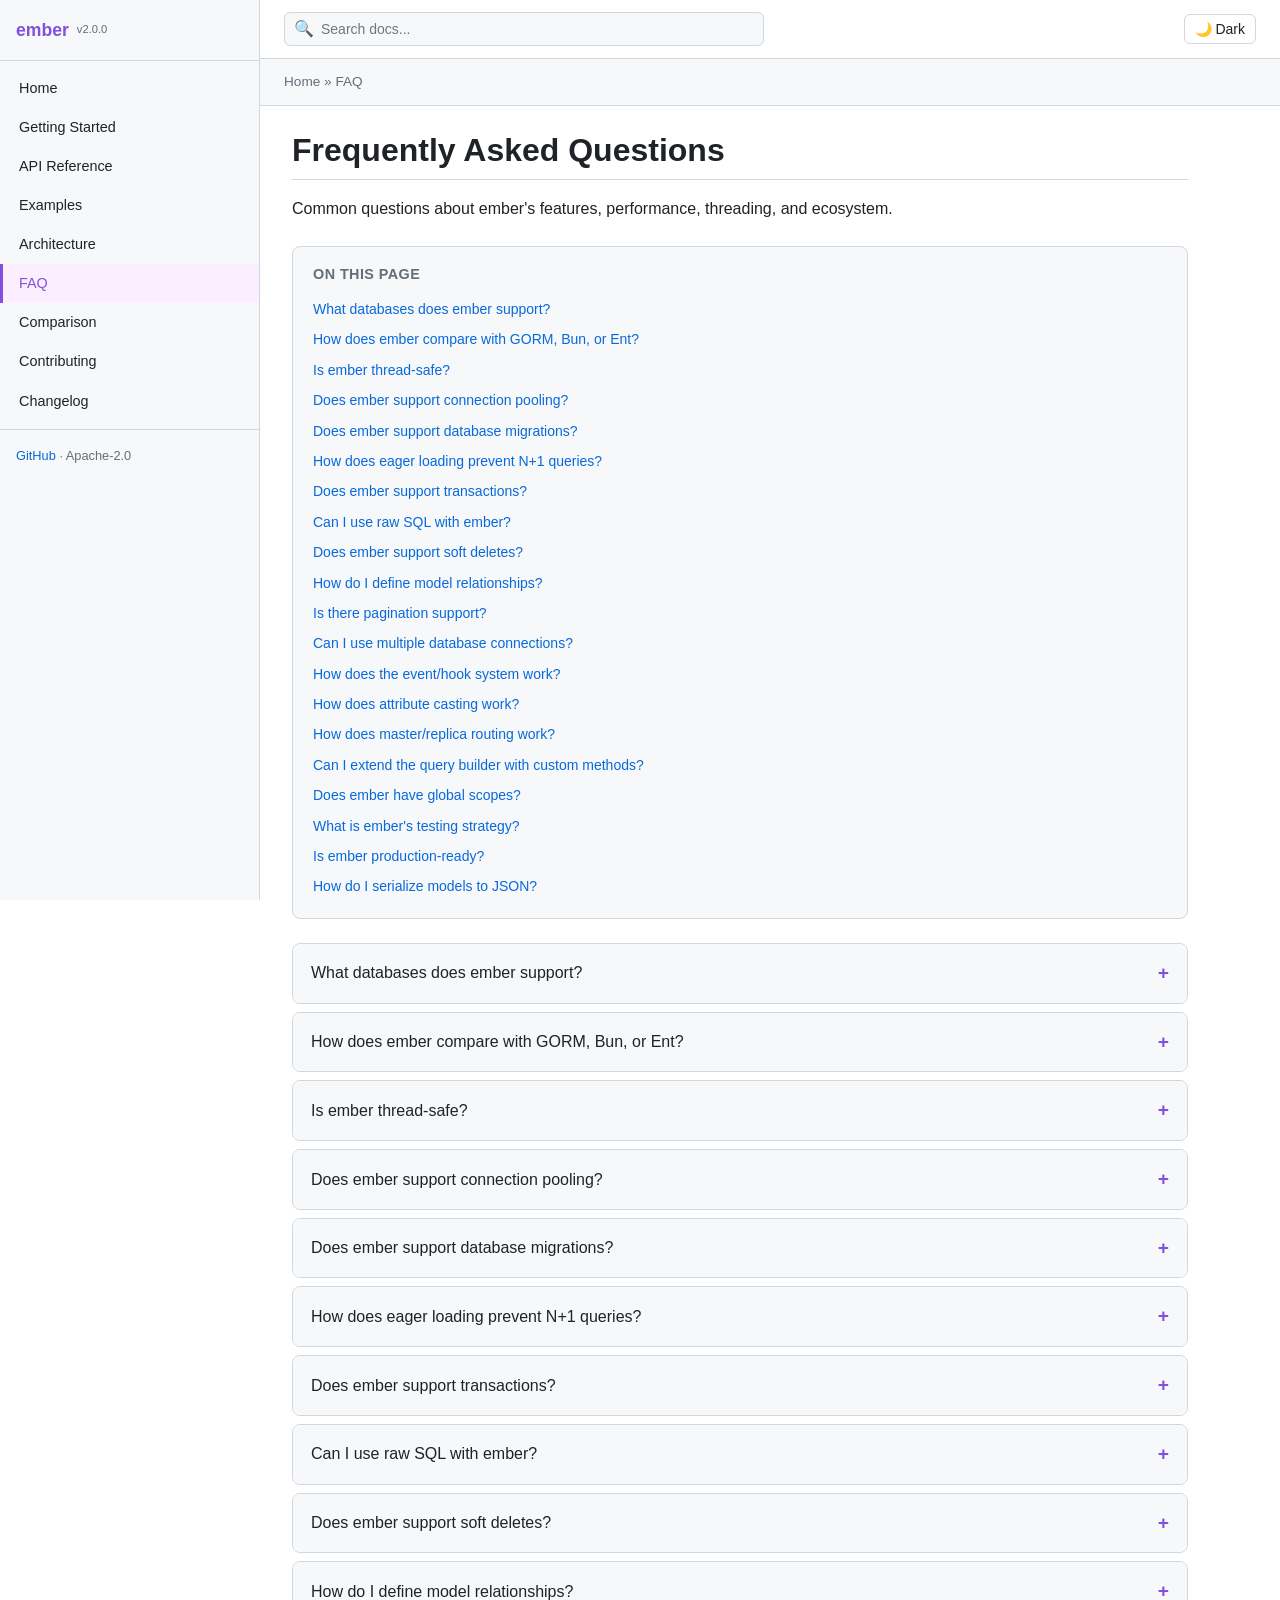
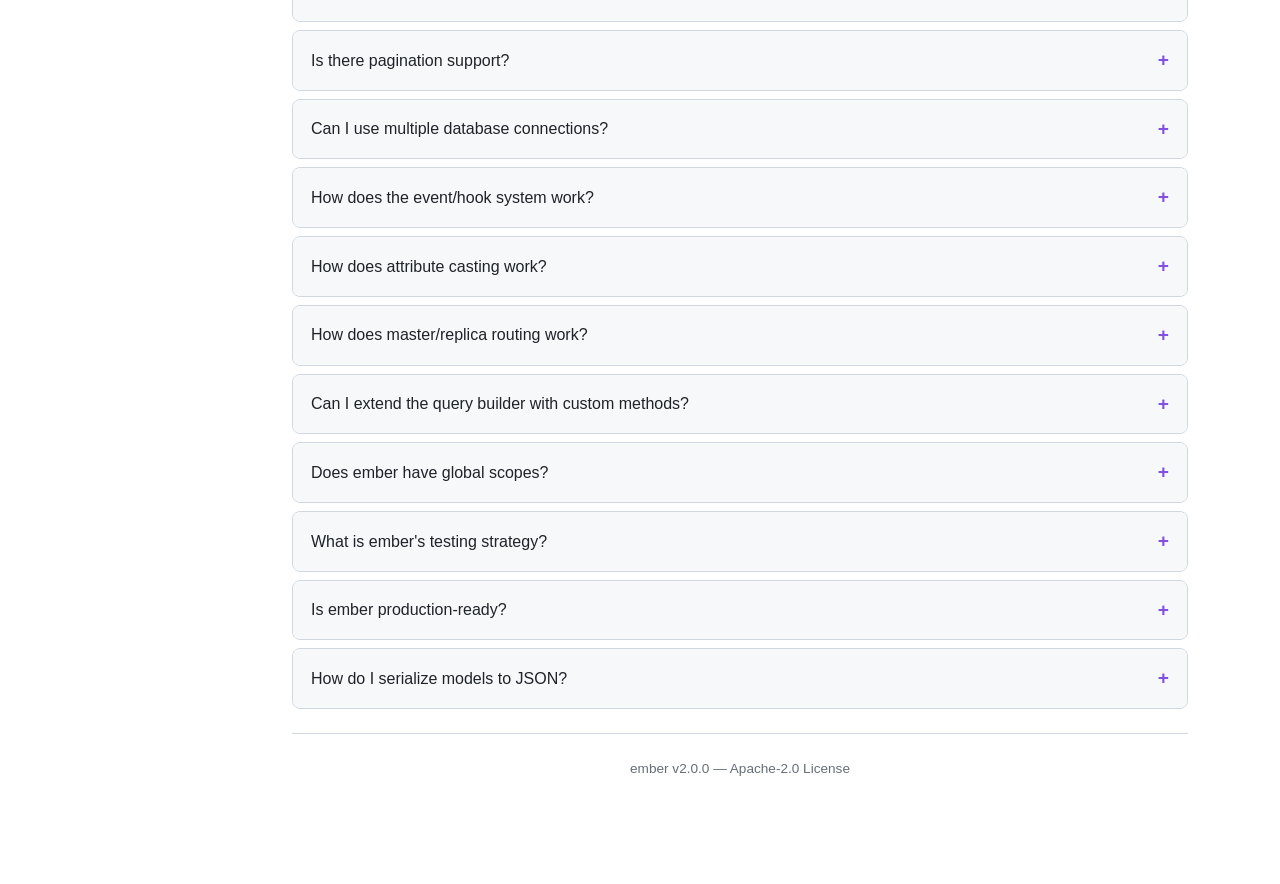
<file: docs/website/faq.html>
<!DOCTYPE html>
<html lang="en">
<head>
<meta charset="UTF-8">
<meta name="viewport" content="width=device-width, initial-scale=1">
<title>FAQ — ember</title>
<link rel="stylesheet" href="styles.css">
</head>
<body>
<div class="wrapper">
  <aside class="sidebar" id="sidebar">
    <div class="sidebar-header">
      <div class="logo"><a href="index.html" style="color:inherit;text-decoration:none">ember</a> <small>v2.0.0</small></div>
    </div>
    <nav class="sidebar-nav">
      <a href="index.html">Home</a>
      <a href="getting-started.html">Getting Started</a>
      <a href="api-reference.html">API Reference</a>
      <a href="examples.html">Examples</a>
      <a href="architecture.html">Architecture</a>
      <a href="faq.html" class="active">FAQ</a>
      <a href="comparison.html">Comparison</a>
      <a href="contributing.html">Contributing</a>
      <a href="changelog.html">Changelog</a>
    </nav>
    <div class="sidebar-footer">
      <a href="https://github.com/NepMods/ember">GitHub</a> &middot; Apache-2.0
    </div>
  </aside>

  <div class="main">
    <header class="topbar">
      <button class="menu-toggle" id="menuToggle" aria-label="Menu">&#9776;</button>
      <div class="search-box">
        <span class="icon">&#128269;</span>
        <input type="text" id="searchInput" placeholder="Search docs...">
        <div class="search-results" id="searchResults"></div>
      </div>
      <div class="topbar-actions">
        <button class="theme-toggle" id="themeToggle">🌙 Dark</button>
      </div>
    </header>

    <div class="breadcrumb"><a href="index.html">Home</a> &raquo; FAQ</div>

    <div class="content">
      <h1>Frequently Asked Questions</h1>
      <p>Common questions about ember's features, performance, threading, and ecosystem.</p>

      <div class="toc">
        <div class="toc-title">On this page</div>
        <ul class="toc-list">
          <li class="toc-h2"><a href="#q1">What databases does ember support?</a></li>
          <li class="toc-h2"><a href="#q2">How does ember compare with GORM, Bun, or Ent?</a></li>
          <li class="toc-h2"><a href="#q3">Is ember thread-safe?</a></li>
          <li class="toc-h2"><a href="#q4">Does ember support connection pooling?</a></li>
          <li class="toc-h2"><a href="#q5">Does ember support database migrations?</a></li>
          <li class="toc-h2"><a href="#q6">How does eager loading prevent N+1 queries?</a></li>
          <li class="toc-h2"><a href="#q7">Does ember support transactions?</a></li>
          <li class="toc-h2"><a href="#q8">Can I use raw SQL with ember?</a></li>
          <li class="toc-h2"><a href="#q9">Does ember support soft deletes?</a></li>
          <li class="toc-h2"><a href="#q10">How do I define model relationships?</a></li>
          <li class="toc-h2"><a href="#q11">Is there pagination support?</a></li>
          <li class="toc-h2"><a href="#q12">Can I use multiple database connections?</a></li>
          <li class="toc-h2"><a href="#q13">How does the event/hook system work?</a></li>
          <li class="toc-h2"><a href="#q14">How does attribute casting work?</a></li>
          <li class="toc-h2"><a href="#q15">How does master/replica routing work?</a></li>
          <li class="toc-h2"><a href="#q16">Can I extend the query builder with custom methods?</a></li>
          <li class="toc-h2"><a href="#q17">Does ember have global scopes?</a></li>
          <li class="toc-h2"><a href="#q18">What is ember's testing strategy?</a></li>
          <li class="toc-h2"><a href="#q19">Is ember production-ready?</a></li>
          <li class="toc-h2"><a href="#q20">How do I serialize models to JSON?</a></li>
        </ul>
      </div>

      <div class="faq-list">
        <div class="faq-item" id="q1">
          <div class="faq-question">What databases does ember support?</div>
          <div class="faq-answer">
            <p>ember supports three databases out of the box:</p>
            <ul>
              <li><strong>PostgreSQL</strong> — via <code>lib/pq</code> or <code>pgx</code> driver. Quoting with <code>"identifier"</code>, <code>$N</code> placeholders, supports <code>RETURNING</code> and full <code>ON CONFLICT DO UPDATE</code> UPSERT.</li>
              <li><strong>MySQL</strong> — via <code>go-sql-driver/mysql</code>. Quoting with <code>`identifier`</code>, <code>?</code> placeholders, <code>ON DUPLICATE KEY UPDATE</code> UPSERT.</li>
              <li><strong>SQLite3</strong> — via <code>mattn/go-sqlite3</code>. Quoting with <code>"identifier"</code>, <code>?</code> placeholders, supports <code>RETURNING</code> (3.35+), <code>ON CONFLICT</code> UPSERT.</li>
            </ul>
            <p>Additional databases can be added by implementing the <code>Dialect</code> interface and registering in <code>GetDialect()</code>.</p>
          </div>
        </div>

        <div class="faq-item" id="q2">
          <div class="faq-question">How does ember compare with GORM, Bun, or Ent?</div>
          <div class="faq-answer">
            <p>See the <a href="comparison.html">detailed comparison page</a> for a full breakdown. Key differentiators:</p>
            <ul>
              <li><strong>Flat package</strong> — No sub-packages, no import chains. One <code>import ember "..."</code> for everything.</li>
              <li><strong>Laravel Eloquent inspiration</strong> — Familiar API for developers coming from Laravel/PHP.</li>
              <li><strong>Master/replica routing</strong> — Built-in read/write splitting, not available in GORM without middleware.</li>
              <li><strong>~3,000 LOC</strong> — Significantly smaller than GORM (~30k LOC) or Ent (~100k LOC with codegen).</li>
              <li><strong>Tag-based everything</strong> — Relationships, casting, columns all use struct tags. No verbose method chaining.</li>
            </ul>
          </div>
        </div>

        <div class="faq-item" id="q3">
          <div class="faq-question">Is ember thread-safe?</div>
          <div class="faq-answer">
            <p>Thread safety varies by component:</p>
            <table>
              <tr><th>Component</th><th>Safe?</th></tr>
              <tr><td><code>DB</code> (master + replicas)</td><td>Yes — <code>*sql.DB</code> is safe, replica index uses <code>atomic.AddUint64</code></td></tr>
              <tr><td><code>ConnectionManager</code></td><td>Yes — <code>sync.RWMutex</code> on all operations</td></tr>
              <tr><td><code>EventDispatcher</code></td><td>Yes — <code>sync.RWMutex</code> on observe/fire</td></tr>
              <tr><td><code>ScopeRegistry</code></td><td>Yes — <code>sync.RWMutex</code> on add/get</td></tr>
              <tr><td>Schema cache</td><td>Yes — <code>sync.RWMutex</code>, read-locked on fast path</td></tr>
              <tr><td>Global macros</td><td>Yes — <code>sync.RWMutex</code> on add/call</td></tr>
              <tr><td><code>Builder</code></td><td><strong>No</strong> — single-goroutine only. Clone for parallel branches.</td></tr>
              <tr><td><code>ModelDB</code></td><td><strong>No</strong> — inherits Builder's lack of safety.</td></tr>
            </table>
          </div>
        </div>

        <div class="faq-item" id="q4">
          <div class="faq-question">Does ember support connection pooling?</div>
          <div class="faq-answer">
            <p>Yes. The <code>PoolConfig</code> struct exposes all <code>database/sql</code> pool settings:</p>
            <pre><code>db, err := ember.Open(ember.Config{
    Driver: "postgres",
    Master: "postgres://user:pass@localhost/mydb",
    Pool: ember.PoolConfig{
        MaxOpenConns:    25,
        MaxIdleConns:    10,
        ConnMaxLifetime: 5 * time.Minute,
    },
})</code></pre>
            <p>Pool settings apply to both master and replica <code>*sql.DB</code> handles. Go's <code>database/sql</code> manages the underlying connection pool transparently.</p>
          </div>
        </div>

        <div class="faq-item" id="q5">
          <div class="faq-question">Does ember support database migrations?</div>
          <div class="faq-answer">
            <p>Yes. ember includes a complete migration framework with a cross-dialect schema builder:</p>
            <ul>
              <li>Define migrations by implementing the <code>Migration</code> interface (<code>Version()</code>, <code>Up()</code>, <code>Down()</code>).</li>
              <li>Use <code>Blueprint</code> for type-safe column definitions: <code>t.ID()</code>, <code>t.String("name")</code>, <code>t.Timestamps()</code>, <code>t.SoftDeletes()</code>, etc.</li>
              <li>Run/rollback/fresh through <code>Migrator.Run()</code>, <code>Migrator.Rollback()</code>, <code>Migrator.Fresh()</code>.</li>
              <li>Check status with <code>Migrator.Status()</code> and <code>Migrator.Pending()</code>.</li>
              <li>Supports foreign keys, indexes, custom column types, and raw DDL.</li>
            </ul>
          </div>
        </div>

        <div class="faq-item" id="q6">
          <div class="faq-question">How does eager loading prevent N+1 queries?</div>
          <div class="faq-answer">
            <p>ember uses a two-query approach instead of JOINs:</p>
            <ol>
              <li>Query 1: <code>SELECT * FROM users</code> — fetch parent records.</li>
              <li>For each relation, collect parent keys and execute one query: <code>SELECT * FROM posts WHERE user_id IN (1, 2, 3, ...)</code>.</li>
              <li>Results are grouped in memory by foreign key and assigned to parent struct fields via reflection.</li>
            </ol>
            <p>This produces two simple queries instead of one complex JOIN, avoids row duplication from join fan-out, works correctly with LIMIT, and is easier to debug in database logs.</p>
          </div>
        </div>

        <div class="faq-item" id="q7">
          <div class="faq-question">Does ember support transactions?</div>
          <div class="faq-answer">
            <p>Yes, with two patterns:</p>
            <pre><code>// Auto-rollback on error
err := db.Transaction(ctx, func(tx *ember.Tx) error {
    tx.Table("accounts").Decrement(ctx, "balance", 100)
    tx.Table("accounts").Increment(ctx, "balance", 100)
    return nil
})

// Manual with savepoints
tx, _ := db.Begin(ctx, nil)
tx.Savepoint(ctx, "sp1")
// ... operations ...
tx.RollbackTo(ctx, "sp1")
tx.Commit()</code></pre>
            <p>Transaction methods support Builder, ModelDB, and RawQuery within the transaction scope. The helper <code>Transaction()</code> is panic-safe — deferred recovery rolls back and re-panics.</p>
          </div>
        </div>

        <div class="faq-item" id="q8">
          <div class="faq-question">Can I use raw SQL with ember?</div>
          <div class="faq-answer">
            <p>Yes. The <code>RawQuery</code> type supports full raw SQL execution:</p>
            <pre><code>// Single row
var user User
db.Raw("SELECT * FROM users WHERE id = ?", 1).First(ctx, &user)

// Multiple rows
var users []User
db.Raw("SELECT * FROM users WHERE age > ?", 18).Scan(ctx, &users)

// Exec with result
result, _ := db.Raw("UPDATE users SET status = ?", "active").Exec(ctx)

// Get affected rows
count, _ := db.Raw("DELETE FROM users WHERE status = ?", "deleted").ExecAffected(ctx)

// Single column
var emails []string
db.Raw("SELECT email FROM users").Pluck(ctx, &emails)

// Single value
var count int64
db.Raw("SELECT COUNT(*) FROM users").Value(ctx, &count)</code></pre>
          </div>
        </div>

        <div class="faq-item" id="q9">
          <div class="faq-question">Does ember support soft deletes?</div>
          <div class="faq-answer">
            <p>Yes. If a model has a <code>deleted_at</code> field (type <code>*time.Time</code> with tag <code>ember:"nullable"</code>), ember automatically enables soft deletes:</p>
            <ul>
              <li><code>Delete()</code> sets <code>deleted_at</code> to the current time instead of removing the row.</li>
              <li><code>ForceDelete()</code> permanently removes the record.</li>
              <li><code>Restore()</code> clears <code>deleted_at</code>.</li>
              <li>All SELECT queries automatically include <code>WHERE deleted_at IS NULL</code> via <code>SoftDeleteScope</code>.</li>
              <li>Use <code>WithTrashedScope()</code> to include soft-deleted records, or <code>OnlyTrashedScope()</code> to fetch only deleted records.</li>
            </ul>
          </div>
        </div>

        <div class="faq-item" id="q10">
          <div class="faq-question">How do I define model relationships?</div>
          <div class="faq-answer">
            <p>Relationships are declared using <code>ember</code> struct tags on the model fields:</p>
            <pre><code>type User struct {
    ID      int64   `ember:"primaryKey;autoIncr"`
    Name    string
    Posts   []Post  `ember:"relation:hasMany;foreignKey:user_id;localKey:id"`
    Profile Profile `ember:"relation:hasOne;foreignKey:user_id;localKey:id"`
}

type Post struct {
    ID     int64  `ember:"primaryKey;autoIncr"`
    UserID int64  `ember:"column:user_id"`
    Author User   `ember:"relation:belongsTo;foreignKey:user_id;ownerKey:id"`
    Tags   []Tag  `ember:"relation:belongsToMany;pivot:post_tags;pivotFK:post_id;pivotRK:tag_id"`
}</code></pre>
            <p>Supported relation types: <code>hasMany</code>, <code>hasOne</code>, <code>belongsTo</code>, <code>belongsToMany</code>. Relations can be loaded eagerly via <code>With()</code> or individually via <code>LoadHasMany()</code>/<code>LoadHasOne()</code>/<code>LoadBelongsTo()</code>/<code>LoadBelongsToMany()</code>.</p>
          </div>
        </div>

        <div class="faq-item" id="q11">
          <div class="faq-question">Is there pagination support?</div>
          <div class="faq-answer">
            <p>Yes. The <code>Paginate()</code> method works on both <code>Builder</code> and <code>ModelDB</code>:</p>
            <pre><code>var page []Product
paginator, err := db.Table("products").
    Where("status", "=", "active").
    OrderBy("id", "ASC").
    Paginate(ctx, &page, 1, 20)

fmt.Printf("Page %d of %d (total: %d)\n",
    paginator.CurrentPage, paginator.LastPage, paginator.Total)</code></pre>
            <p>The paginator runs <code>COUNT(*)</code> first, then <code>SELECT ... LIMIT/OFFSET</code>. This approach is database-agnostic and avoids the deprecated MySQL <code>SQL_CALC_FOUND_ROWS</code>. Metadata includes <code>CurrentPage</code>, <code>LastPage</code>, <code>PerPage</code>, <code>Total</code>, <code>From</code>, and <code>To</code>.</p>
          </div>
        </div>

        <div class="faq-item" id="q12">
          <div class="faq-question">Can I use multiple database connections?</div>
          <div class="faq-answer">
            <p>Yes. The <code>ConnectionManager</code> provides a thread-safe registry of named <code>*DB</code> connections:</p>
            <pre><code>mgr := ember.NewConnectionManager()
mgr.Add("default", defaultConfig)
mgr.Add("reporting", reportingConfig)
mgr.Add("archive", archiveConfig)

// Switch between connections
db := mgr.Connection("reporting")
db.Table("sales").Get(ctx, &results)

// Close all connections
mgr.CloseAll()</code></pre>
            <p>The connection manager supports <code>Add()</code>, <code>Remove()</code>, <code>Connection()</code>, <code>ConnectionSafe()</code>, <code>SetDefault()</code>, <code>Names()</code>, and <code>CloseAll()</code>. All operations are protected by <code>sync.RWMutex</code>.</p>
          </div>
        </div>

        <div class="faq-item" id="q13">
          <div class="faq-question">How does the event/hook system work?</div>
          <div class="faq-answer">
            <p>ember has two complementary event systems:</p>
            <p><strong>1. Observer Pattern (EventDispatcher):</strong></p>
            <pre><code>dispatcher := ember.NewEventDispatcher()
dispatcher.Observe(&User{}, &AuditObserver{})
dispatcher.ObserveAll(&GlobalObserver{})
db.SetEventDispatcher(dispatcher)</code></pre>
            <p><strong>2. Hook Interfaces (per-model):</strong></p>
            <pre><code>func (u *User) BeforeCreate(ctx context.Context) error {
    if u.Name == "" { return fmt.Errorf("name required") }
    return nil
}</code></pre>
            <p>Available hooks: <code>BeforeCreate</code>, <code>AfterCreate</code>, <code>BeforeSave</code>, <code>AfterSave</code>, <code>BeforeUpdate</code>, <code>AfterUpdate</code>, <code>BeforeDelete</code>, <code>AfterDelete</code>. The event lifecycle order is deterministic: Saving → Creating → BeforeSave → BeforeCreate → SQL → AfterCreate → AfterSave → Created → Saved (for creates).</p>
          </div>
        </div>

        <div class="faq-item" id="q14">
          <div class="faq-question">How does attribute casting work?</div>
          <div class="faq-answer">
            <p>Attribute casting is defined via struct tags. Casting is applied automatically on both read (from DB → struct) and write (struct → DB):</p>
            <pre><code>type Product struct {
    ID       int64                  `ember:"primaryKey;autoIncr"`
    Metadata map[string]interface{} `ember:"cast:json"`
    Price    float64                `ember:"cast:float"`
    IsActive bool                   `ember:"cast:bool"`
    Birthday time.Time              `ember:"cast:date"`
    CreatedAt time.Time             `ember:"cast:datetime"`
}</code></pre>
            <p>Supported cast types: <code>json</code>, <code>string</code>, <code>int</code>, <code>float</code>, <code>bool</code>, <code>date</code>, <code>datetime</code>. JSON fields are automatically marshaled/unmarshaled. Date fields use the configured format (default RFC3339).</p>
          </div>
        </div>

        <div class="faq-item" id="q15">
          <div class="faq-question">How does master/replica routing work?</div>
          <div class="faq-answer">
            <p>The <code>DB</code> struct manages one master <code>*sql.DB</code> and N replica <code>*sql.DB</code> handles:</p>
            <ul>
              <li><strong>Writes</strong> (INSERT, UPDATE, DELETE, DDL) always go to the master connection.</li>
              <li><strong>Reads</strong> (SELECT) are load-balanced across replicas using round-robin via <code>atomic.AddUint64</code>.</li>
              <li><strong>Sticky reads</strong>: Use <code>ember.WithStickyMaster(ctx)</code> to force reads to master after a write, ensuring read-your-writes consistency.</li>
              <li><strong>FOR UPDATE</strong>: Queries with lock modes (<code>LockForUpdate()</code>, <code>SharedLock()</code>) always route to master.</li>
              <li>If no replicas are configured, all reads go to master.</li>
            </ul>
          </div>
        </div>

        <div class="faq-item" id="q16">
          <div class="faq-question">Can I extend the query builder with custom methods?</div>
          <div class="faq-answer">
            <p>Yes, through the macro system. Macros can be per-instance or global:</p>
            <pre><code>// Per-instance macro
builder := db.Table("users")
builder.Macro("whereActive", func(b *ember.Builder, args ...interface{}) interface{} {
    return b.Where("status", "=", "active")
})
result, err := builder.Call("whereActive")
if err != nil {
    log.Fatalf("macro call failed: %v", err)
}
if b, ok := result.(*ember.Builder); ok {
    b.Get(ctx, &users)
}

// Global macro (available on all builders)
ember.AddBuilderMacro("activeOnly", func(b *ember.Builder, args ...interface{}) interface{} {
    return b.Where("status", "=", "active")
})
result, err = db.Table("products").Call("activeOnly")
if err != nil {
    log.Fatalf("macro call failed: %v", err)
}
if b, ok := result.(*ember.Builder); ok {
    b.Get(ctx, &products)
}</code></pre>
            <p>Global macros are thread-safe (<code>sync.RWMutex</code>). Per-instance macros are local to a specific <code>Builder</code>. The <code>Call()</code> method falls back from instance macros to global macros.</p>
          </div>
        </div>

        <div class="faq-item" id="q17">
          <div class="faq-question">Does ember have global scopes?</div>
          <div class="faq-answer">
            <p>Yes. Global scopes are reusable query constraints registered per model type via the <code>ScopeRegistry</code>:</p>
            <pre><code>// Define scope
func ActiveOnly(b *ember.Builder) *ember.Builder {
    return b.Where("status", "=", "active")
}

// Register as global scope
db.ScopeRegistry().Add(&Product{}, ActiveOnly)

// Now ALL Product queries automatically include WHERE status = 'active'
db.Model().All(ctx, &products)  // includes scope
db.Model().Find(ctx, &product, 1)  // includes scope</code></pre>
            <p>Built-in scopes: <code>ActiveScope</code>, <code>SoftDeleteScope</code>, <code>WithTrashedScope()</code>, <code>OnlyTrashedScope()</code>. Scopes can also be applied directly via <code>ember.ApplyScopes()</code>.</p>
          </div>
        </div>

        <div class="faq-item" id="q18">
          <div class="faq-question">What is ember's testing strategy?</div>
          <div class="faq-answer">
            <p>All integration tests use <strong>SQLite in-memory</strong> (<code>:memory:</code>) — zero setup, fast, deterministic. Tests run in approximately 1–3 seconds with no external database daemon required.</p>
            <ul>
              <li>Dialect-specific SQL is tested via <code>ToSQL()</code> output comparison.</li>
              <li>All three dialects are tested in blueprint schema generation.</li>
              <li>Tests use the <code>ember_test</code> external package to exercise the public API as a real consumer.</li>
              <li>Tests cover: CRUD, queries, transactions, migrations, relationships, eager loading, pagination, serialization, events, scopes, macros, casting, connection manager, and raw SQL.</li>
            </ul>
          </div>
        </div>

        <div class="faq-item" id="q19">
          <div class="faq-question">Is ember production-ready?</div>
          <div class="faq-answer">
            <p>ember v2.0.0 is a stable, documented, and tested release with full CI pipelines. However, consider these factors:</p>
            <ul>
              <li><strong>Test coverage</strong>: Comprehensive (100+ test cases) but SQLite-only. No PostgreSQL/MySQL integration tests in CI.</li>
              <li><strong>Community</strong>: Single-contributor project. Response times depend on maintainer availability.</li>
              <li><strong>Ecosystem</strong>: No third-party plugins, no code generation tooling, no model factories yet.</li>
              <li><strong>Performance</strong>: ~3,000 LOC flat package is lean. Builder is not safe for concurrent use. Schema introspection is cached with <code>sync.RWMutex</code>.</li>
              <li><strong>Migration safety</strong>: The migration DSL supports Up/Down/Fresh, but there is no dry-run mode or automatic backup.</li>
            </ul>
            <p>It is suitable for small-to-medium projects, APIs, and internal tools. For high-throughput or multi-team projects, evaluate against GORM or Ent.</p>
          </div>
        </div>

        <div class="faq-item" id="q20">
          <div class="faq-question">How do I serialize models to JSON?</div>
          <div class="faq-answer">
            <p>ember provides standalone serialization functions:</p>
            <pre><code>// Single model to JSON
jsonBytes, err := ember.ToJSON(user)

// Collection to JSON
jsonBytes, err = ember.CollectionToJSON(users)

// Single model to map
m, err := ember.ModelToMap(user)

// Collection to maps
maps, err := ember.CollectionToMap(users)

// With custom config
cfg := &ember.SerializationConfig{
    DateFormat:        "2006-01-02",
    DateTimeFormat:    "2006-01-02 15:04:05",
    IncludeTimestamps: false,
    IncludeSoftDelete: false,
}
m, err := ember.ModelToMapWithConfig(user, cfg)</code></pre>
            <p>Serialization respects casting: JSON columns are unmarshaled into <code>map[string]interface{}</code>, dates are formatted according to config, and timestamps/soft-delete fields can be filtered. The <code>FillFromMap()</code> function reverses the process, populating a struct from a column→value map.</p>
          </div>
        </div>

      </div>

      <footer class="footer">
        <p>ember v2.0.0 &mdash; Apache-2.0 License</p>
      </footer>
    </div>
  </div>
</div>
<script src="script.js"></script>
</body>
</html>
</file>
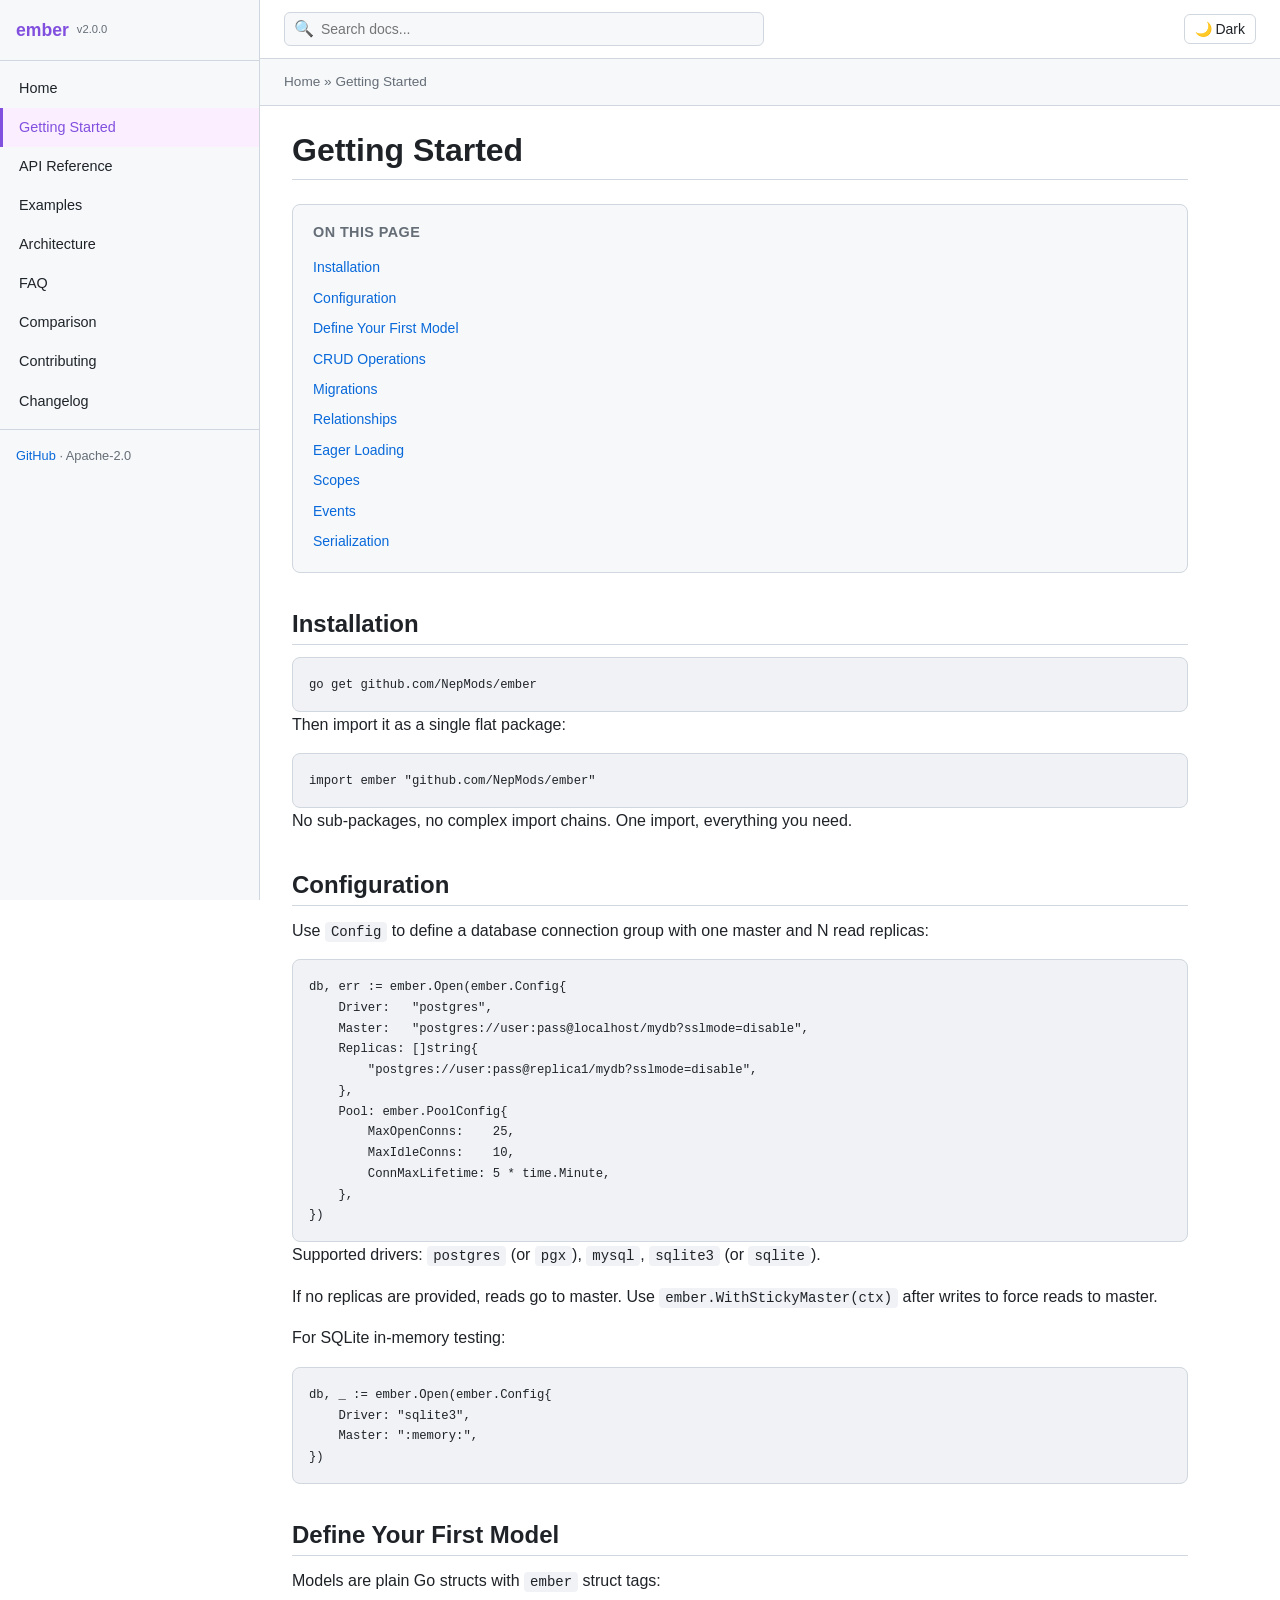
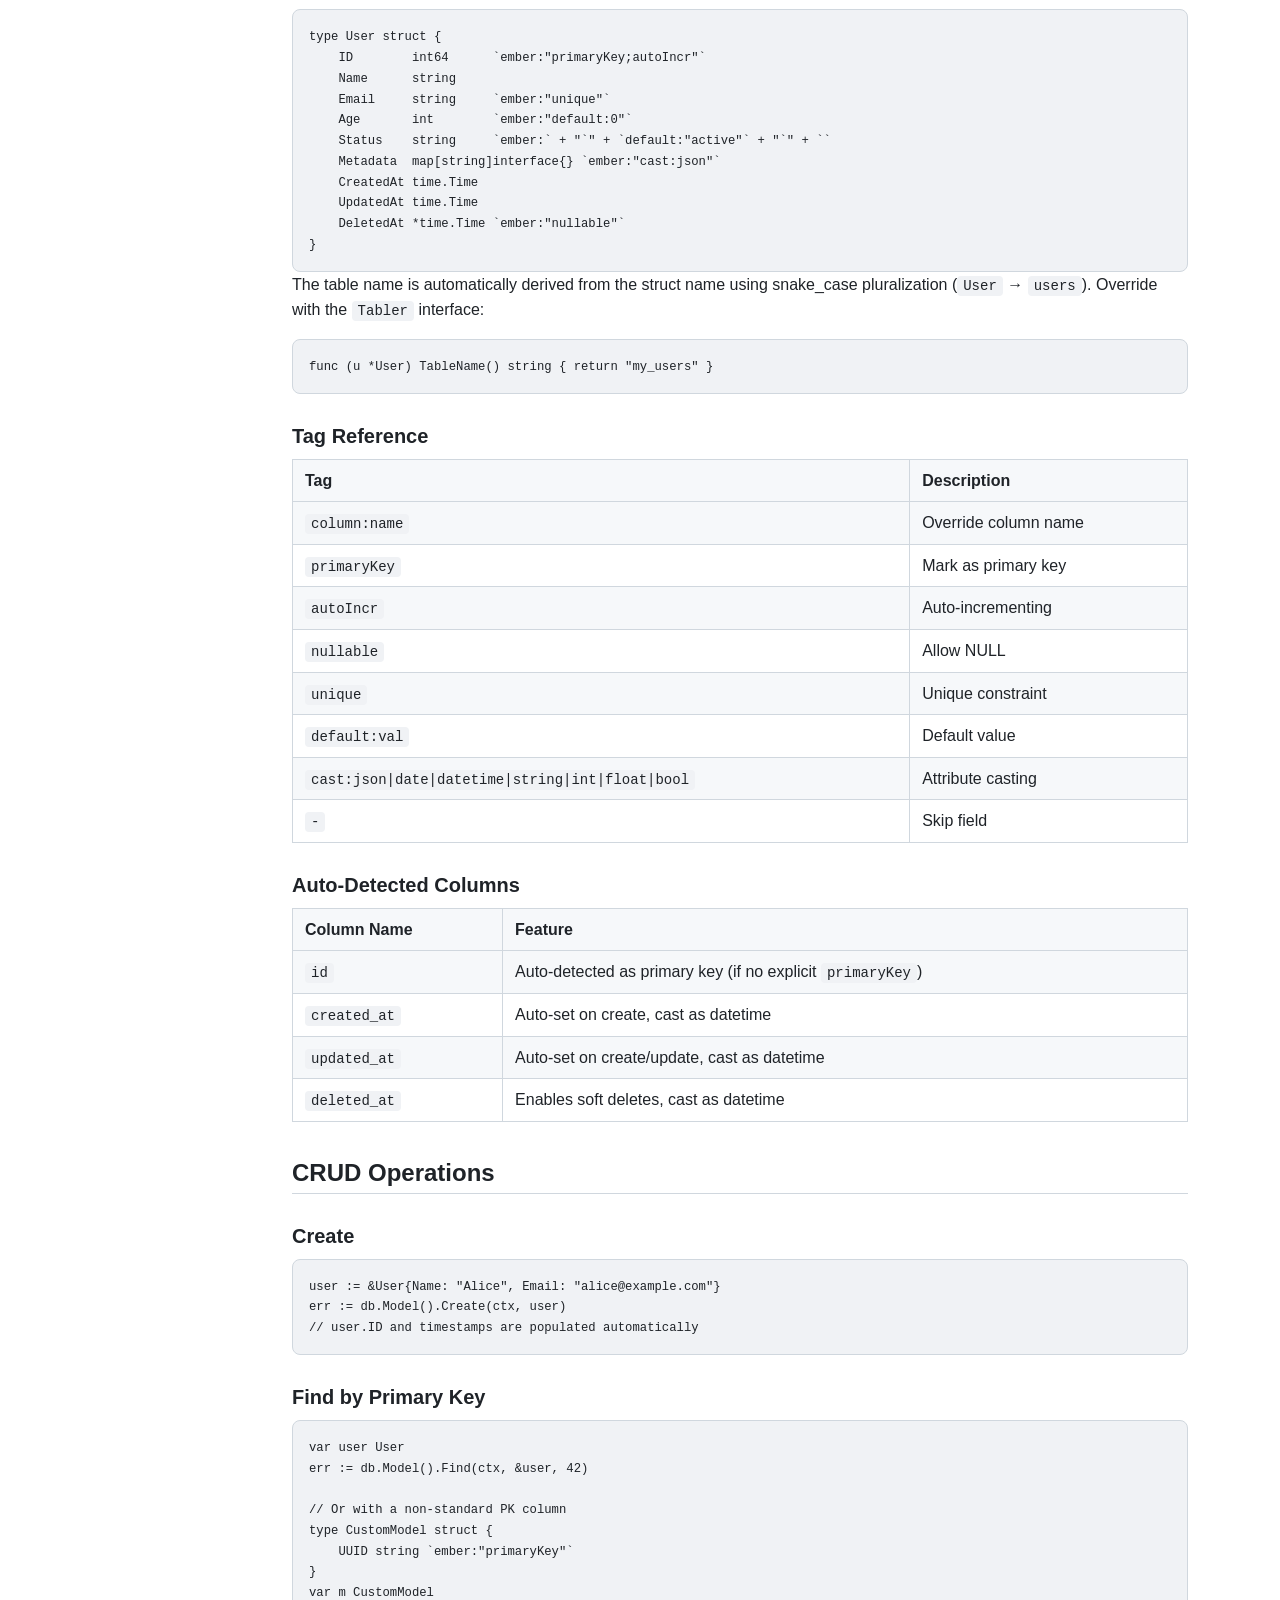
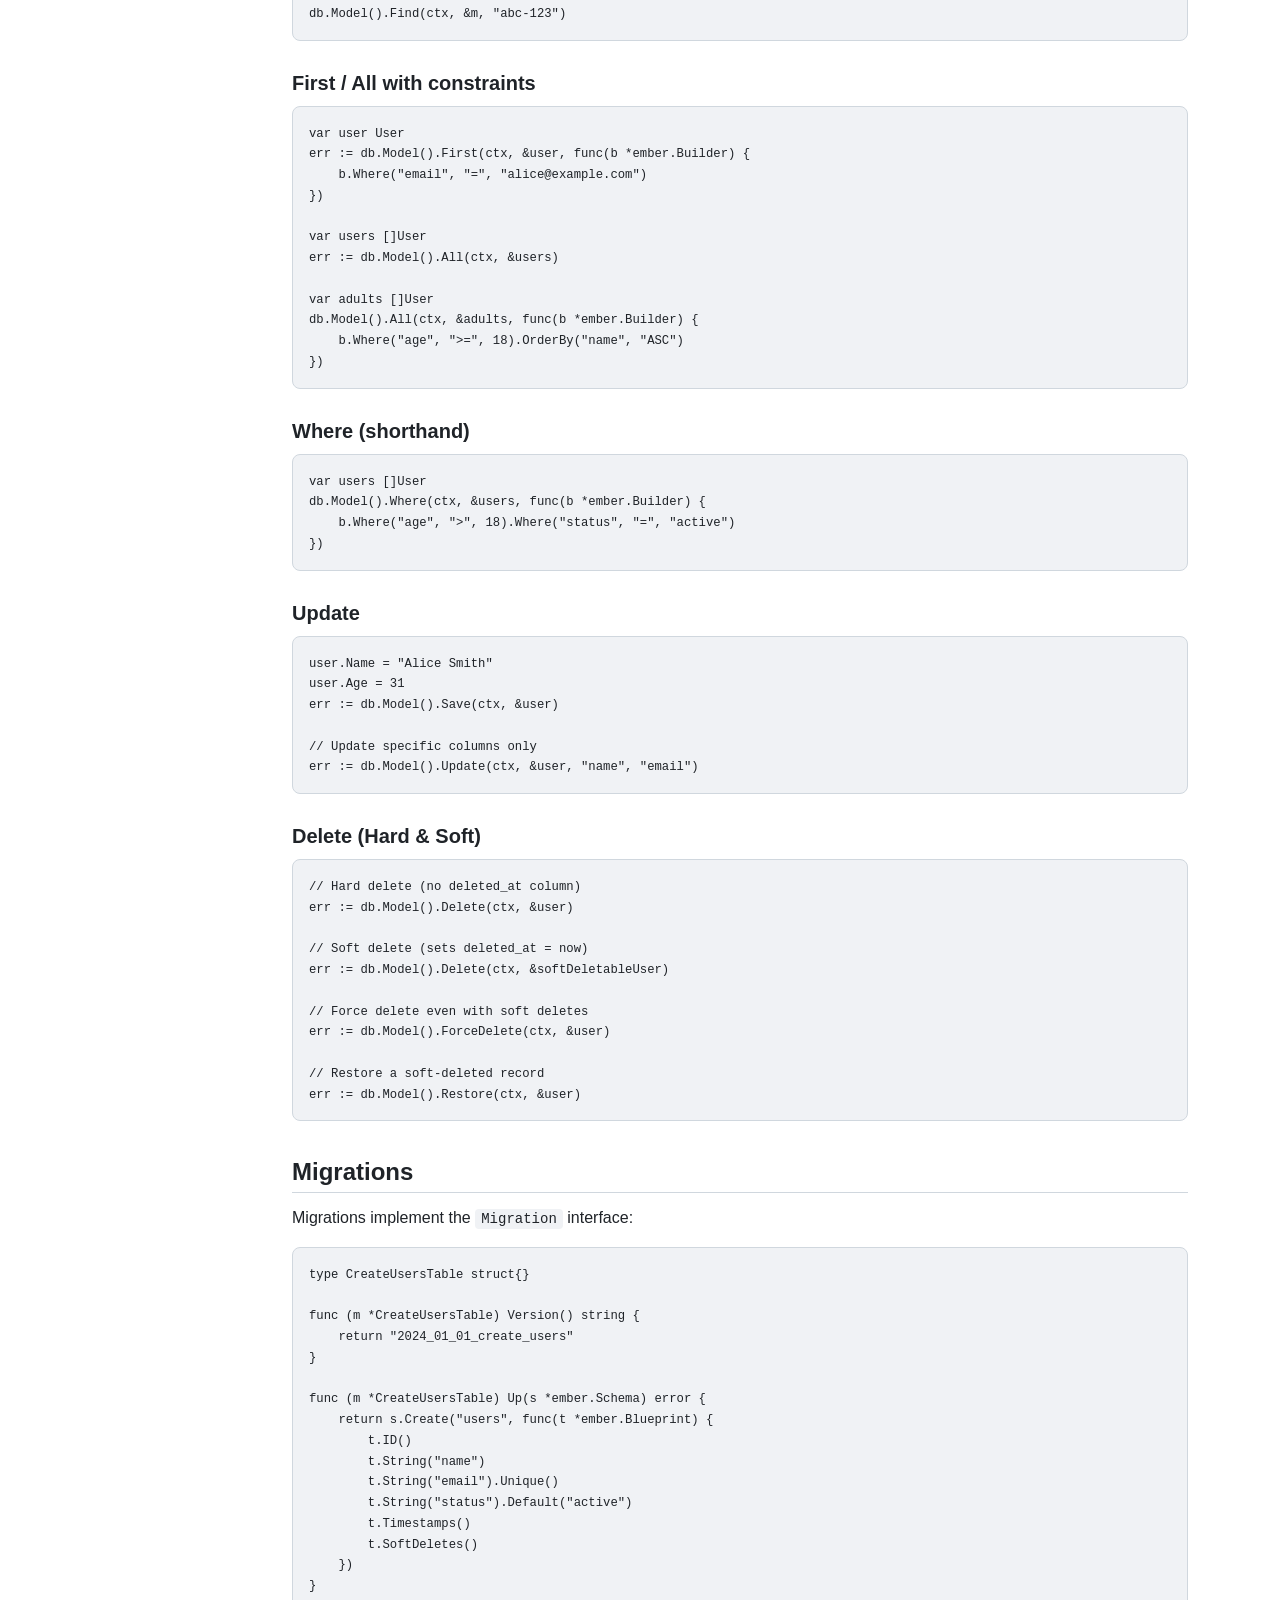
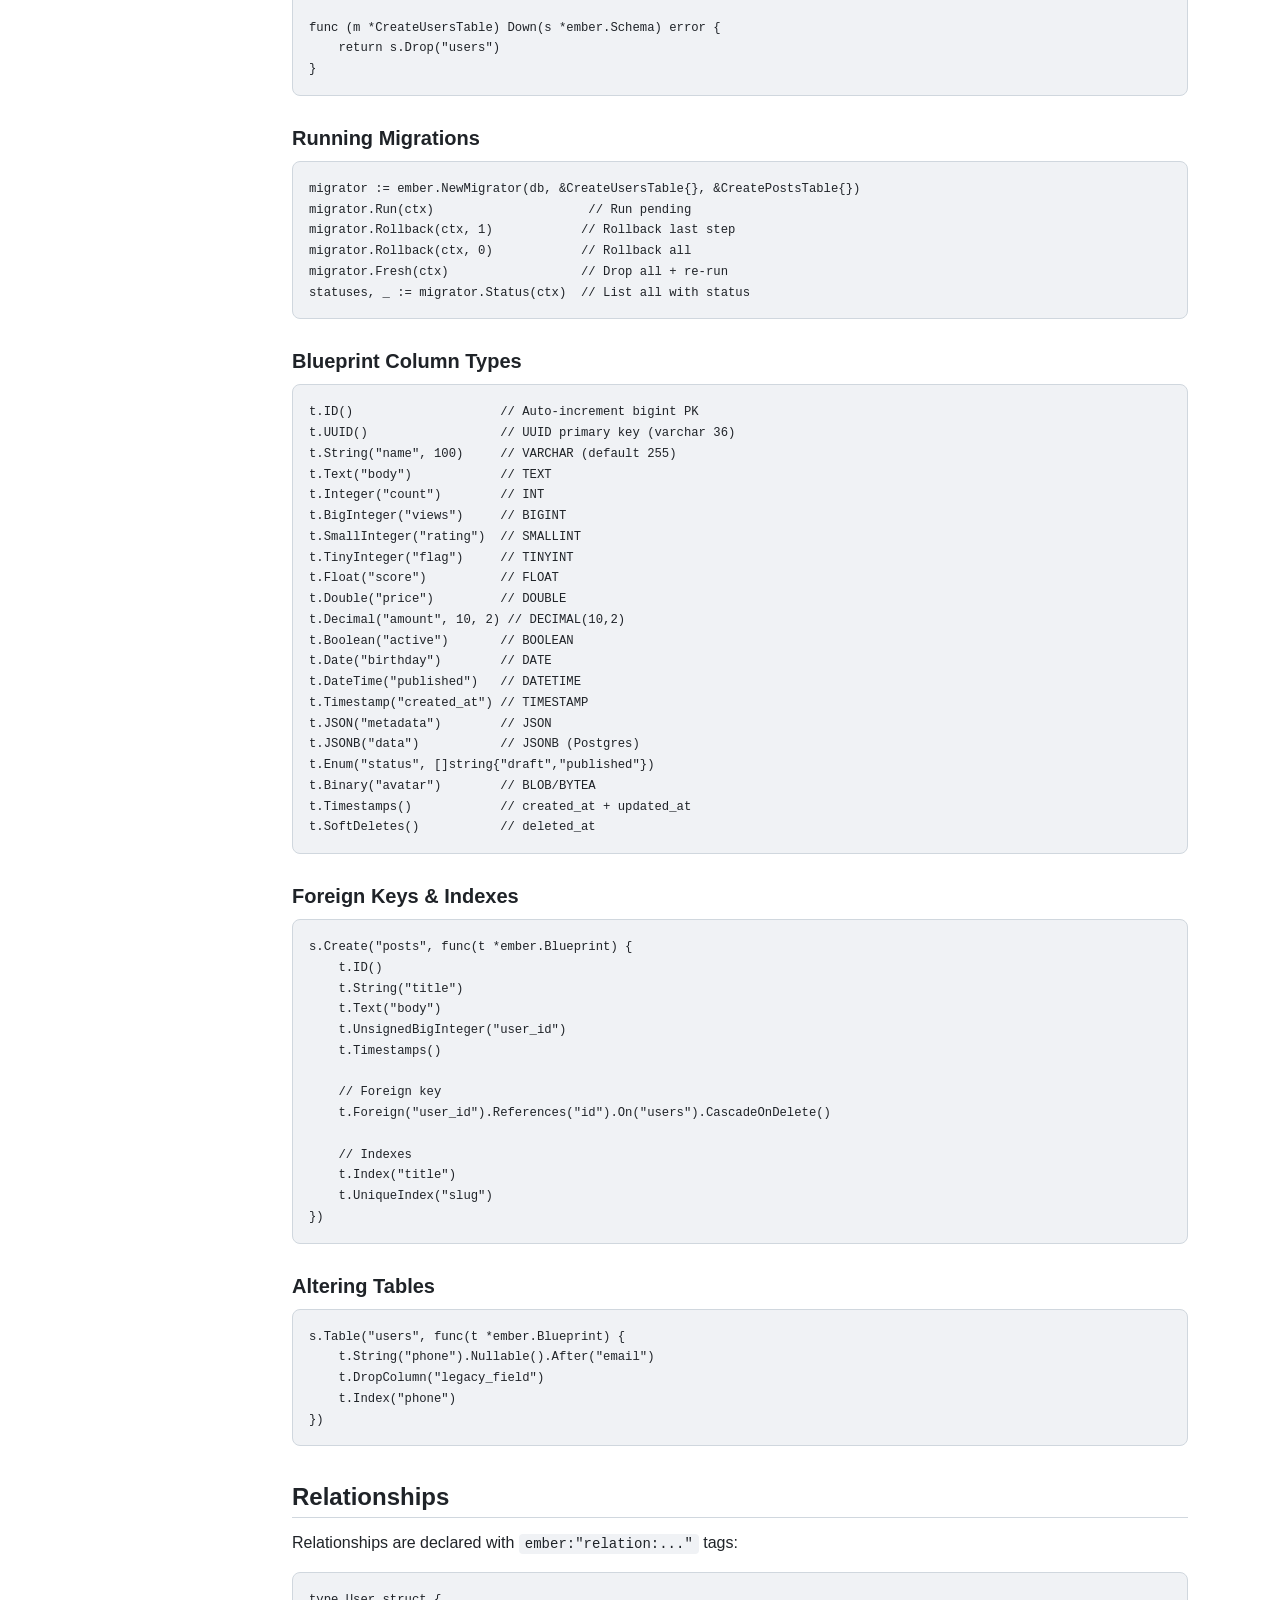
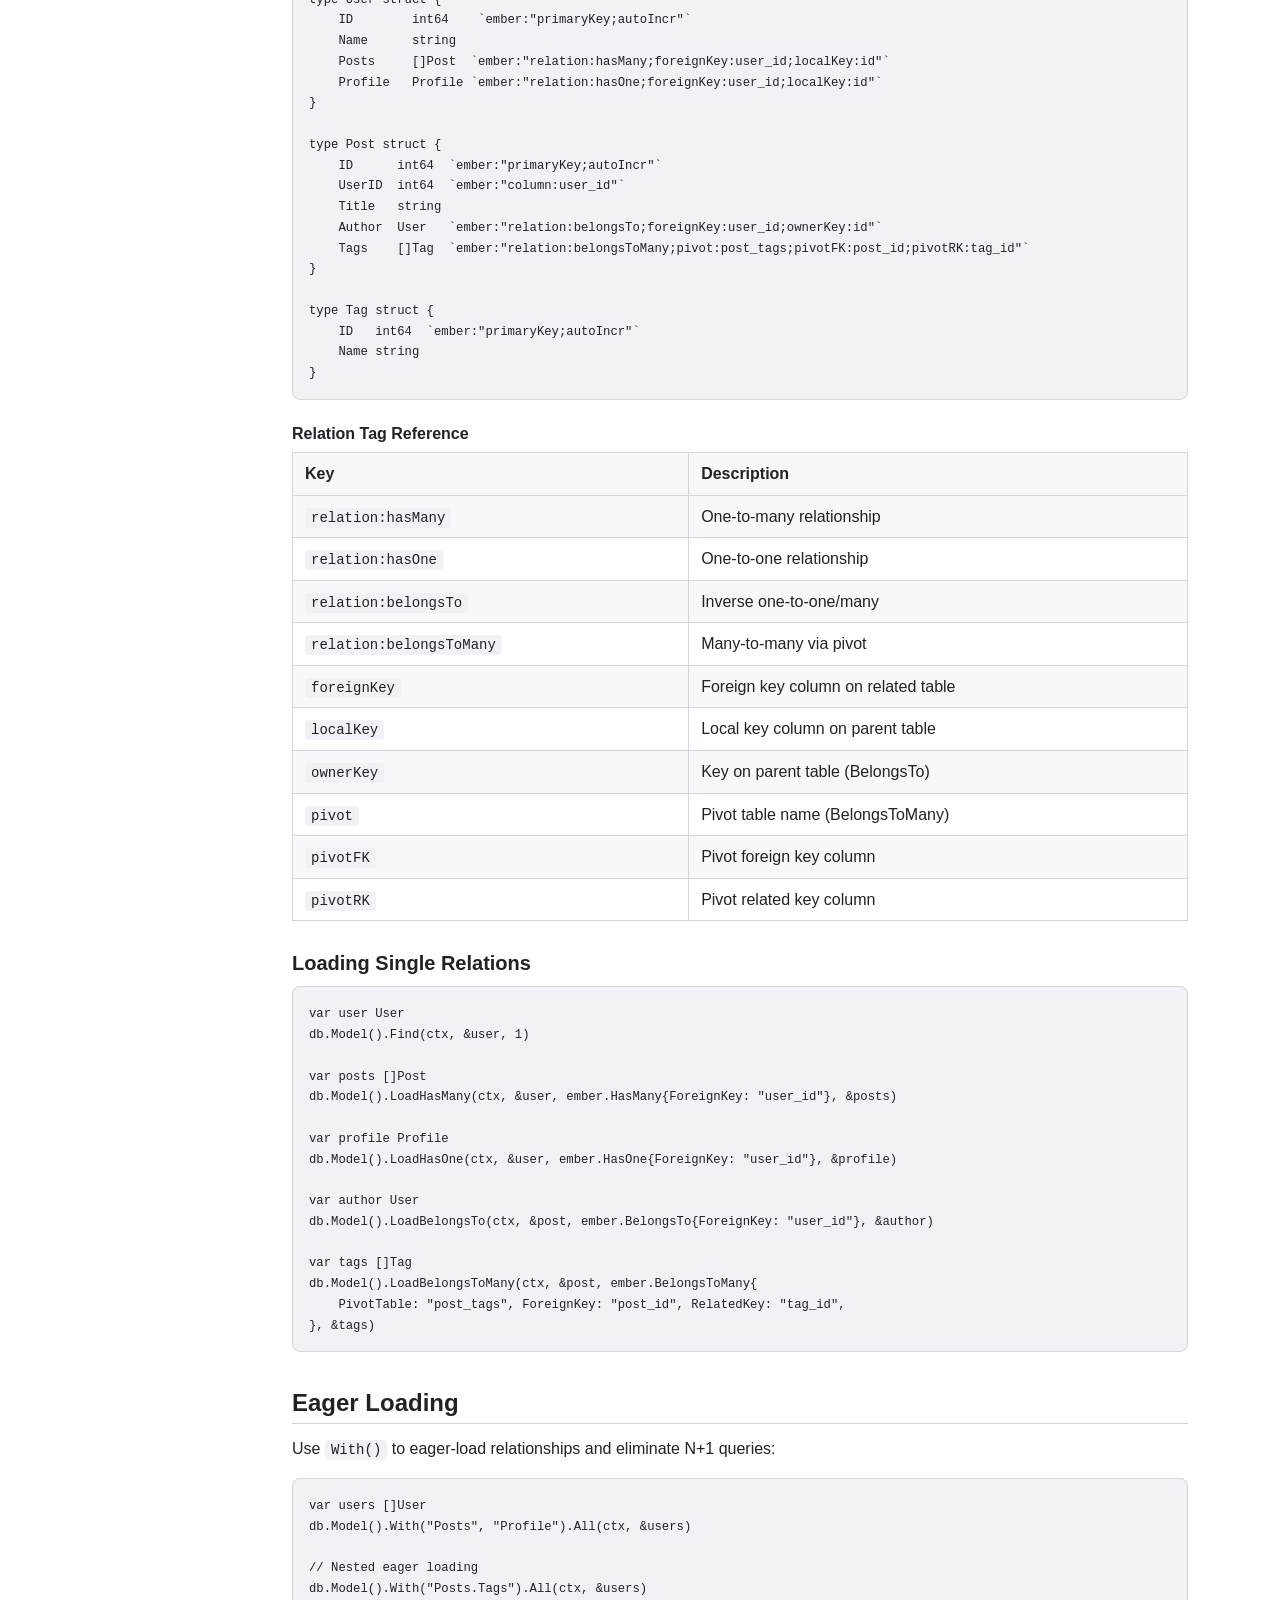
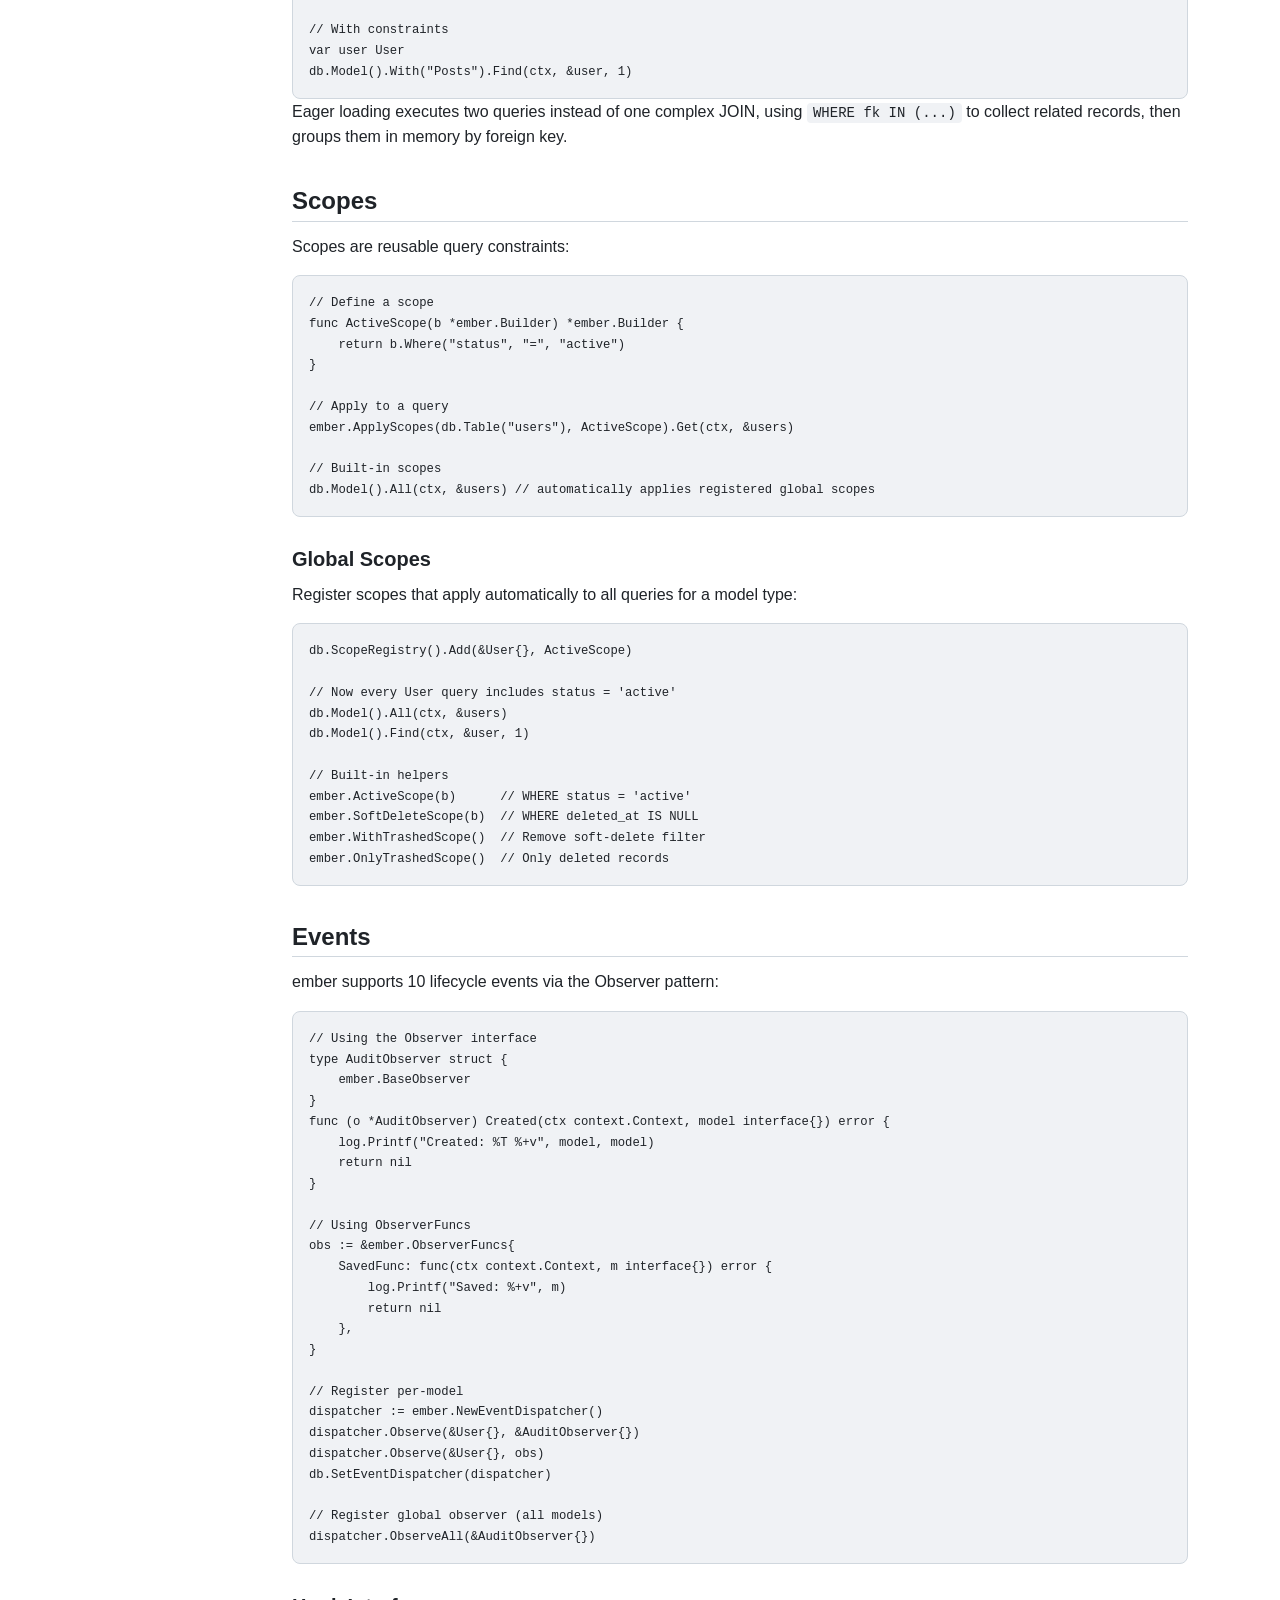
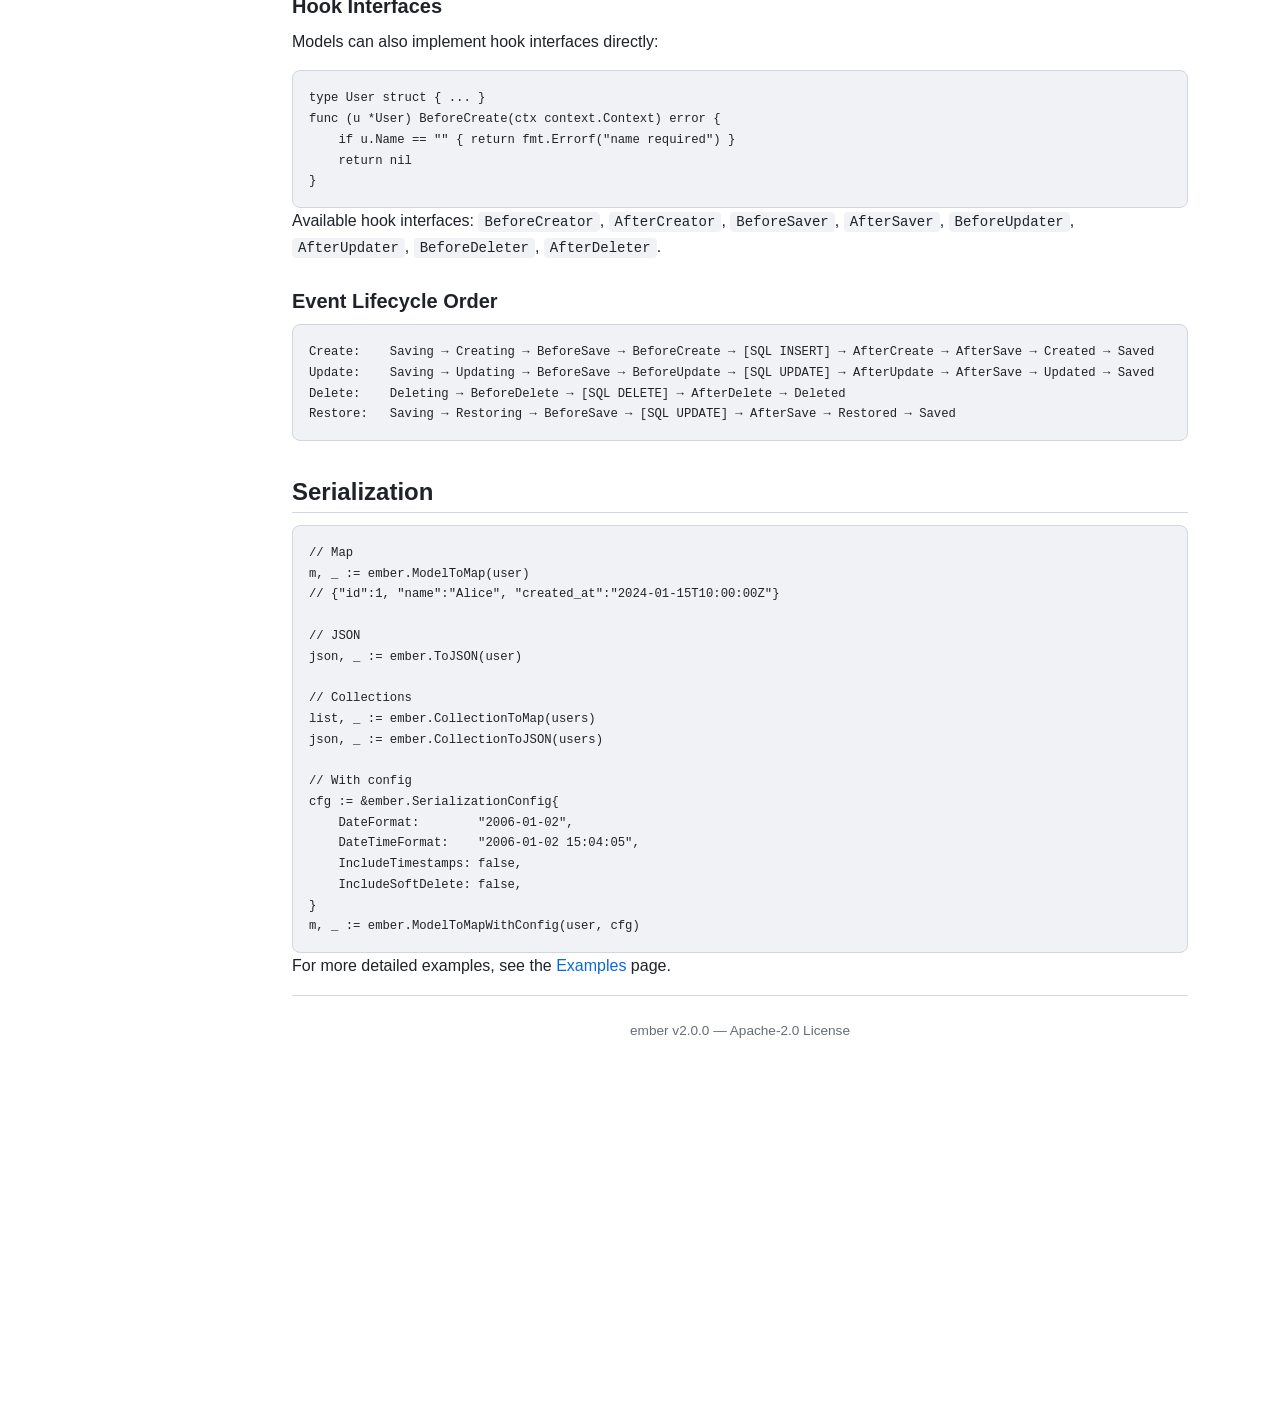
<file: docs/website/getting-started.html>
<!DOCTYPE html>
<html lang="en">
<head>
<meta charset="UTF-8">
<meta name="viewport" content="width=device-width, initial-scale=1">
<title>Getting Started — ember</title>
<link rel="stylesheet" href="styles.css">
</head>
<body>
<div class="wrapper">
  <aside class="sidebar" id="sidebar">
    <div class="sidebar-header">
      <div class="logo"><a href="index.html" style="color:inherit;text-decoration:none">ember</a> <small>v2.0.0</small></div>
    </div>
    <nav class="sidebar-nav">
      <a href="index.html">Home</a>
      <a href="getting-started.html" class="active">Getting Started</a>
      <a href="api-reference.html">API Reference</a>
      <a href="examples.html">Examples</a>
      <a href="architecture.html">Architecture</a>
      <a href="faq.html">FAQ</a>
      <a href="comparison.html">Comparison</a>
      <a href="contributing.html">Contributing</a>
      <a href="changelog.html">Changelog</a>
    </nav>
    <div class="sidebar-footer">
      <a href="https://github.com/NepMods/ember">GitHub</a> &middot; Apache-2.0
    </div>
  </aside>

  <div class="main">
    <header class="topbar">
      <button class="menu-toggle" id="menuToggle" aria-label="Menu">&#9776;</button>
      <div class="search-box">
        <span class="icon">&#128269;</span>
        <input type="text" id="searchInput" placeholder="Search docs...">
        <div class="search-results" id="searchResults"></div>
      </div>
      <div class="topbar-actions">
        <button class="theme-toggle" id="themeToggle">🌙 Dark</button>
      </div>
    </header>

    <div class="breadcrumb"><a href="index.html">Home</a> &raquo; Getting Started</div>

    <div class="content">
      <h1>Getting Started</h1>

      <div class="toc">
        <div class="toc-title">On this page</div>
        <ul class="toc-list">
          <li class="toc-h2"><a href="#installation">Installation</a></li>
          <li class="toc-h2"><a href="#configuration">Configuration</a></li>
          <li class="toc-h2"><a href="#define-your-first-model">Define Your First Model</a></li>
          <li class="toc-h2"><a href="#crud-operations">CRUD Operations</a></li>
          <li class="toc-h2"><a href="#migrations">Migrations</a></li>
          <li class="toc-h2"><a href="#relationships">Relationships</a></li>
          <li class="toc-h2"><a href="#eager-loading">Eager Loading</a></li>
          <li class="toc-h2"><a href="#scopes">Scopes</a></li>
          <li class="toc-h2"><a href="#events">Events</a></li>
          <li class="toc-h2"><a href="#serialization">Serialization</a></li>
        </ul>
      </div>

      <h2 id="installation">Installation</h2>
      <pre><code>go get github.com/NepMods/ember</code></pre>
      <p>Then import it as a single flat package:</p>
      <pre><code>import ember "github.com/NepMods/ember"</code></pre>
      <p>No sub-packages, no complex import chains. One import, everything you need.</p>

      <h2 id="configuration">Configuration</h2>
      <p>Use <code>Config</code> to define a database connection group with one master and N read replicas:</p>
      <pre><code>db, err := ember.Open(ember.Config{
    Driver:   "postgres",
    Master:   "postgres://user:pass@localhost/mydb?sslmode=disable",
    Replicas: []string{
        "postgres://user:pass@replica1/mydb?sslmode=disable",
    },
    Pool: ember.PoolConfig{
        MaxOpenConns:    25,
        MaxIdleConns:    10,
        ConnMaxLifetime: 5 * time.Minute,
    },
})</code></pre>
      <p>Supported drivers: <code>postgres</code> (or <code>pgx</code>), <code>mysql</code>, <code>sqlite3</code> (or <code>sqlite</code>).</p>
      <p>If no replicas are provided, reads go to master. Use <code>ember.WithStickyMaster(ctx)</code> after writes to force reads to master.</p>
      <p>For SQLite in-memory testing:</p>
      <pre><code>db, _ := ember.Open(ember.Config{
    Driver: "sqlite3",
    Master: ":memory:",
})</code></pre>

      <h2 id="define-your-first-model">Define Your First Model</h2>
      <p>Models are plain Go structs with <code>ember</code> struct tags:</p>
      <pre><code>type User struct {
    ID        int64      `ember:"primaryKey;autoIncr"`
    Name      string
    Email     string     `ember:"unique"`
    Age       int        `ember:"default:0"`
    Status    string     `ember:` + "`" + `default:"active"` + "`" + ``
    Metadata  map[string]interface{} `ember:"cast:json"`
    CreatedAt time.Time
    UpdatedAt time.Time
    DeletedAt *time.Time `ember:"nullable"`
}</code></pre>
      <p>The table name is automatically derived from the struct name using snake_case pluralization (<code>User</code> &rarr; <code>users</code>). Override with the <code>Tabler</code> interface:</p>
      <pre><code>func (u *User) TableName() string { return "my_users" }</code></pre>

      <h3>Tag Reference</h3>
      <table>
        <tr><th>Tag</th><th>Description</th></tr>
        <tr><td><code>column:name</code></td><td>Override column name</td></tr>
        <tr><td><code>primaryKey</code></td><td>Mark as primary key</td></tr>
        <tr><td><code>autoIncr</code></td><td>Auto-incrementing</td></tr>
        <tr><td><code>nullable</code></td><td>Allow NULL</td></tr>
        <tr><td><code>unique</code></td><td>Unique constraint</td></tr>
        <tr><td><code>default:val</code></td><td>Default value</td></tr>
        <tr><td><code>cast:json|date|datetime|string|int|float|bool</code></td><td>Attribute casting</td></tr>
        <tr><td><code>-</code></td><td>Skip field</td></tr>
      </table>

      <h3>Auto-Detected Columns</h3>
      <table>
        <tr><th>Column Name</th><th>Feature</th></tr>
        <tr><td><code>id</code></td><td>Auto-detected as primary key (if no explicit <code>primaryKey</code>)</td></tr>
        <tr><td><code>created_at</code></td><td>Auto-set on create, cast as datetime</td></tr>
        <tr><td><code>updated_at</code></td><td>Auto-set on create/update, cast as datetime</td></tr>
        <tr><td><code>deleted_at</code></td><td>Enables soft deletes, cast as datetime</td></tr>
      </table>

      <h2 id="crud-operations">CRUD Operations</h2>

      <h3>Create</h3>
      <pre><code>user := &User{Name: "Alice", Email: "alice@example.com"}
err := db.Model().Create(ctx, user)
// user.ID and timestamps are populated automatically</code></pre>

      <h3>Find by Primary Key</h3>
      <pre><code>var user User
err := db.Model().Find(ctx, &user, 42)

// Or with a non-standard PK column
type CustomModel struct {
    UUID string `ember:"primaryKey"`
}
var m CustomModel
db.Model().Find(ctx, &m, "abc-123")</code></pre>

      <h3>First / All with constraints</h3>
      <pre><code>var user User
err := db.Model().First(ctx, &user, func(b *ember.Builder) {
    b.Where("email", "=", "alice@example.com")
})

var users []User
err := db.Model().All(ctx, &users)

var adults []User
db.Model().All(ctx, &adults, func(b *ember.Builder) {
    b.Where("age", ">=", 18).OrderBy("name", "ASC")
})</code></pre>

      <h3>Where (shorthand)</h3>
      <pre><code>var users []User
db.Model().Where(ctx, &users, func(b *ember.Builder) {
    b.Where("age", ">", 18).Where("status", "=", "active")
})</code></pre>

      <h3>Update</h3>
      <pre><code>user.Name = "Alice Smith"
user.Age = 31
err := db.Model().Save(ctx, &user)

// Update specific columns only
err := db.Model().Update(ctx, &user, "name", "email")</code></pre>

      <h3>Delete (Hard &amp; Soft)</h3>
      <pre><code>// Hard delete (no deleted_at column)
err := db.Model().Delete(ctx, &user)

// Soft delete (sets deleted_at = now)
err := db.Model().Delete(ctx, &softDeletableUser)

// Force delete even with soft deletes
err := db.Model().ForceDelete(ctx, &user)

// Restore a soft-deleted record
err := db.Model().Restore(ctx, &user)</code></pre>

      <h2 id="migrations">Migrations</h2>
      <p>Migrations implement the <code>Migration</code> interface:</p>
      <pre><code>type CreateUsersTable struct{}

func (m *CreateUsersTable) Version() string {
    return "2024_01_01_create_users"
}

func (m *CreateUsersTable) Up(s *ember.Schema) error {
    return s.Create("users", func(t *ember.Blueprint) {
        t.ID()
        t.String("name")
        t.String("email").Unique()
        t.String("status").Default("active")
        t.Timestamps()
        t.SoftDeletes()
    })
}

func (m *CreateUsersTable) Down(s *ember.Schema) error {
    return s.Drop("users")
}</code></pre>

      <h3>Running Migrations</h3>
      <pre><code>migrator := ember.NewMigrator(db, &CreateUsersTable{}, &CreatePostsTable{})
migrator.Run(ctx)                     // Run pending
migrator.Rollback(ctx, 1)            // Rollback last step
migrator.Rollback(ctx, 0)            // Rollback all
migrator.Fresh(ctx)                  // Drop all + re-run
statuses, _ := migrator.Status(ctx)  // List all with status</code></pre>

      <h3>Blueprint Column Types</h3>
      <pre><code>t.ID()                    // Auto-increment bigint PK
t.UUID()                  // UUID primary key (varchar 36)
t.String("name", 100)     // VARCHAR (default 255)
t.Text("body")            // TEXT
t.Integer("count")        // INT
t.BigInteger("views")     // BIGINT
t.SmallInteger("rating")  // SMALLINT
t.TinyInteger("flag")     // TINYINT
t.Float("score")          // FLOAT
t.Double("price")         // DOUBLE
t.Decimal("amount", 10, 2) // DECIMAL(10,2)
t.Boolean("active")       // BOOLEAN
t.Date("birthday")        // DATE
t.DateTime("published")   // DATETIME
t.Timestamp("created_at") // TIMESTAMP
t.JSON("metadata")        // JSON
t.JSONB("data")           // JSONB (Postgres)
t.Enum("status", []string{"draft","published"})
t.Binary("avatar")        // BLOB/BYTEA
t.Timestamps()            // created_at + updated_at
t.SoftDeletes()           // deleted_at</code></pre>

      <h3>Foreign Keys &amp; Indexes</h3>
      <pre><code>s.Create("posts", func(t *ember.Blueprint) {
    t.ID()
    t.String("title")
    t.Text("body")
    t.UnsignedBigInteger("user_id")
    t.Timestamps()

    // Foreign key
    t.Foreign("user_id").References("id").On("users").CascadeOnDelete()

    // Indexes
    t.Index("title")
    t.UniqueIndex("slug")
})</code></pre>

      <h3>Altering Tables</h3>
      <pre><code>s.Table("users", func(t *ember.Blueprint) {
    t.String("phone").Nullable().After("email")
    t.DropColumn("legacy_field")
    t.Index("phone")
})</code></pre>

      <h2 id="relationships">Relationships</h2>
      <p>Relationships are declared with <code>ember:"relation:..."</code> tags:</p>
      <pre><code>type User struct {
    ID        int64    `ember:"primaryKey;autoIncr"`
    Name      string
    Posts     []Post  `ember:"relation:hasMany;foreignKey:user_id;localKey:id"`
    Profile   Profile `ember:"relation:hasOne;foreignKey:user_id;localKey:id"`
}

type Post struct {
    ID      int64  `ember:"primaryKey;autoIncr"`
    UserID  int64  `ember:"column:user_id"`
    Title   string
    Author  User   `ember:"relation:belongsTo;foreignKey:user_id;ownerKey:id"`
    Tags    []Tag  `ember:"relation:belongsToMany;pivot:post_tags;pivotFK:post_id;pivotRK:tag_id"`
}

type Tag struct {
    ID   int64  `ember:"primaryKey;autoIncr"`
    Name string
}</code></pre>

      <h4>Relation Tag Reference</h4>
      <table>
        <tr><th>Key</th><th>Description</th></tr>
        <tr><td><code>relation:hasMany</code></td><td>One-to-many relationship</td></tr>
        <tr><td><code>relation:hasOne</code></td><td>One-to-one relationship</td></tr>
        <tr><td><code>relation:belongsTo</code></td><td>Inverse one-to-one/many</td></tr>
        <tr><td><code>relation:belongsToMany</code></td><td>Many-to-many via pivot</td></tr>
        <tr><td><code>foreignKey</code></td><td>Foreign key column on related table</td></tr>
        <tr><td><code>localKey</code></td><td>Local key column on parent table</td></tr>
        <tr><td><code>ownerKey</code></td><td>Key on parent table (BelongsTo)</td></tr>
        <tr><td><code>pivot</code></td><td>Pivot table name (BelongsToMany)</td></tr>
        <tr><td><code>pivotFK</code></td><td>Pivot foreign key column</td></tr>
        <tr><td><code>pivotRK</code></td><td>Pivot related key column</td></tr>
      </table>

      <h3>Loading Single Relations</h3>
      <pre><code>var user User
db.Model().Find(ctx, &user, 1)

var posts []Post
db.Model().LoadHasMany(ctx, &user, ember.HasMany{ForeignKey: "user_id"}, &posts)

var profile Profile
db.Model().LoadHasOne(ctx, &user, ember.HasOne{ForeignKey: "user_id"}, &profile)

var author User
db.Model().LoadBelongsTo(ctx, &post, ember.BelongsTo{ForeignKey: "user_id"}, &author)

var tags []Tag
db.Model().LoadBelongsToMany(ctx, &post, ember.BelongsToMany{
    PivotTable: "post_tags", ForeignKey: "post_id", RelatedKey: "tag_id",
}, &tags)</code></pre>

      <h2 id="eager-loading">Eager Loading</h2>
      <p>Use <code>With()</code> to eager-load relationships and eliminate N+1 queries:</p>
      <pre><code>var users []User
db.Model().With("Posts", "Profile").All(ctx, &users)

// Nested eager loading
db.Model().With("Posts.Tags").All(ctx, &users)

// With constraints
var user User
db.Model().With("Posts").Find(ctx, &user, 1)</code></pre>

      <p>Eager loading executes two queries instead of one complex JOIN, using <code>WHERE fk IN (...)</code> to collect related records, then groups them in memory by foreign key.</p>

      <h2 id="scopes">Scopes</h2>
      <p>Scopes are reusable query constraints:</p>
      <pre><code>// Define a scope
func ActiveScope(b *ember.Builder) *ember.Builder {
    return b.Where("status", "=", "active")
}

// Apply to a query
ember.ApplyScopes(db.Table("users"), ActiveScope).Get(ctx, &users)

// Built-in scopes
db.Model().All(ctx, &users) // automatically applies registered global scopes</code></pre>

      <h3>Global Scopes</h3>
      <p>Register scopes that apply automatically to all queries for a model type:</p>
      <pre><code>db.ScopeRegistry().Add(&User{}, ActiveScope)

// Now every User query includes status = 'active'
db.Model().All(ctx, &users)
db.Model().Find(ctx, &user, 1)

// Built-in helpers
ember.ActiveScope(b)      // WHERE status = 'active'
ember.SoftDeleteScope(b)  // WHERE deleted_at IS NULL
ember.WithTrashedScope()  // Remove soft-delete filter
ember.OnlyTrashedScope()  // Only deleted records</code></pre>

      <h2 id="events">Events</h2>
      <p>ember supports 10 lifecycle events via the Observer pattern:</p>
      <pre><code>// Using the Observer interface
type AuditObserver struct {
    ember.BaseObserver
}
func (o *AuditObserver) Created(ctx context.Context, model interface{}) error {
    log.Printf("Created: %T %+v", model, model)
    return nil
}

// Using ObserverFuncs
obs := &ember.ObserverFuncs{
    SavedFunc: func(ctx context.Context, m interface{}) error {
        log.Printf("Saved: %+v", m)
        return nil
    },
}

// Register per-model
dispatcher := ember.NewEventDispatcher()
dispatcher.Observe(&User{}, &AuditObserver{})
dispatcher.Observe(&User{}, obs)
db.SetEventDispatcher(dispatcher)

// Register global observer (all models)
dispatcher.ObserveAll(&AuditObserver{})</code></pre>

      <h3>Hook Interfaces</h3>
      <p>Models can also implement hook interfaces directly:</p>
      <pre><code>type User struct { ... }
func (u *User) BeforeCreate(ctx context.Context) error {
    if u.Name == "" { return fmt.Errorf("name required") }
    return nil
}</code></pre>
      <p>Available hook interfaces: <code>BeforeCreator</code>, <code>AfterCreator</code>, <code>BeforeSaver</code>, <code>AfterSaver</code>, <code>BeforeUpdater</code>, <code>AfterUpdater</code>, <code>BeforeDeleter</code>, <code>AfterDeleter</code>.</p>

      <h3>Event Lifecycle Order</h3>
      <pre><code>Create:    Saving → Creating → BeforeSave → BeforeCreate → [SQL INSERT] → AfterCreate → AfterSave → Created → Saved
Update:    Saving → Updating → BeforeSave → BeforeUpdate → [SQL UPDATE] → AfterUpdate → AfterSave → Updated → Saved
Delete:    Deleting → BeforeDelete → [SQL DELETE] → AfterDelete → Deleted
Restore:   Saving → Restoring → BeforeSave → [SQL UPDATE] → AfterSave → Restored → Saved</code></pre>

      <h2 id="serialization">Serialization</h2>
      <pre><code>// Map
m, _ := ember.ModelToMap(user)
// {"id":1, "name":"Alice", "created_at":"2024-01-15T10:00:00Z"}

// JSON
json, _ := ember.ToJSON(user)

// Collections
list, _ := ember.CollectionToMap(users)
json, _ := ember.CollectionToJSON(users)

// With config
cfg := &ember.SerializationConfig{
    DateFormat:        "2006-01-02",
    DateTimeFormat:    "2006-01-02 15:04:05",
    IncludeTimestamps: false,
    IncludeSoftDelete: false,
}
m, _ := ember.ModelToMapWithConfig(user, cfg)</code></pre>

      <p>For more detailed examples, see the <a href="examples.html">Examples</a> page.</p>

      <footer class="footer">
        <p>ember v2.0.0 &mdash; Apache-2.0 License</p>
      </footer>
    </div>
  </div>
</div>
<script src="script.js"></script>
</body>
</html>
</file>
<file: docs/website/styles.css>
:root {
  --bg: #ffffff;
  --bg-alt: #f6f8fa;
  --bg-code: #f0f2f5;
  --text: #1f2328;
  --text-muted: #656d76;
  --border: #d0d7de;
  --accent: #8250df;
  --accent-light: #d2a8ff;
  --accent-bg: #fbefff;
  --link: #0969da;
  --link-hover: #0550ae;
  --green: #1a7f37;
  --red: #cf222e;
  --orange: #bf8700;
  --shadow: 0 1px 3px rgba(0,0,0,.08);
  --radius: 8px;
  --font: -apple-system,BlinkMacSystemFont,"Segoe UI","Noto Sans",Helvetica,Arial,sans-serif;
  --mono: "SFMono-Regular",Consolas,"Liberation Mono",Menlo,monospace;
  --nav-width: 260px;
}
[data-theme="dark"] {
  --bg: #0d1117;
  --bg-alt: #161b22;
  --bg-code: #1c2128;
  --text: #e6edf3;
  --text-muted: #8b949e;
  --border: #30363d;
  --accent: #d2a8ff;
  --accent-light: #8250df;
  --accent-bg: #1c1335;
  --link: #58a6ff;
  --link-hover: #79c0ff;
  --green: #3fb950;
  --red: #f85149;
  --orange: #d29922;
  --shadow: 0 1px 3px rgba(0,0,0,.4);
}

*,*::before,*::after{box-sizing:border-box;margin:0;padding:0}
html{scroll-behavior:smooth;font-size:16px}
body{font-family:var(--font);background:var(--bg);color:var(--text);line-height:1.6}
a{color:var(--link);text-decoration:none}
a:hover{color:var(--link-hover);text-decoration:underline}
img{max-width:100%;height:auto}
code{font-family:var(--mono);font-size:.875em;background:var(--bg-code);padding:2px 6px;border-radius:4px}
pre{background:var(--bg-code);border:1px solid var(--border);border-radius:var(--radius);padding:16px;overflow-x:auto;font-size:.875rem;line-height:1.45}
pre code{background:none;padding:0;border-radius:0}
h1,h2,h3,h4,h5,h6{line-height:1.25;margin-top:1.5em;margin-bottom:.5em;font-weight:600}
h1{font-size:2rem;border-bottom:1px solid var(--border);padding-bottom:.3em}
h2{font-size:1.5rem;border-bottom:1px solid var(--border);padding-bottom:.2em}
h3{font-size:1.25rem}
h4{font-size:1rem}
p,ul,ol{margin-bottom:1rem}
ul,ol{padding-left:1.5rem}
li{margin-bottom:.25rem}
table{width:100%;border-collapse:collapse;margin-bottom:1rem}
th,td{text-align:left;padding:8px 12px;border:1px solid var(--border)}
th{background:var(--bg-alt);font-weight:600}
tr:nth-child(even){background:var(--bg-alt)}
blockquote{border-left:4px solid var(--accent-light);padding:.5em 1em;margin:1rem 0;background:var(--accent-bg);color:var(--text-muted)}

/* Layout */
.wrapper{display:flex;min-height:100vh}
.sidebar{width:var(--nav-width);position:fixed;top:0;left:0;bottom:0;background:var(--bg-alt);border-right:1px solid var(--border);overflow-y:auto;z-index:100;padding:0}
.sidebar-header{padding:16px;border-bottom:1px solid var(--border)}
.sidebar-header .logo{font-size:1.1rem;font-weight:700;color:var(--accent);display:flex;align-items:center;gap:8px}
.sidebar-header .logo small{font-size:.7rem;font-weight:400;color:var(--text-muted)}
.sidebar-nav{padding:8px 0}
.sidebar-nav a{display:block;padding:8px 16px;color:var(--text);font-size:.9rem;border-left:3px solid transparent}
.sidebar-nav a:hover{background:var(--bg);text-decoration:none;border-left-color:var(--accent-light)}
.sidebar-nav a.active{background:var(--accent-bg);border-left-color:var(--accent);color:var(--accent);font-weight:500}
.sidebar-nav .section-label{padding:12px 16px 4px;font-size:.75rem;text-transform:uppercase;letter-spacing:.05em;color:var(--text-muted);font-weight:600}
.sidebar-footer{padding:16px;border-top:1px solid var(--border);font-size:.8rem;color:var(--text-muted)}

.main{flex:1;margin-left:var(--nav-width);min-width:0}
.topbar{display:flex;align-items:center;gap:12px;padding:12px 24px;background:var(--bg);border-bottom:1px solid var(--border);position:sticky;top:0;z-index:50}
.topbar .menu-toggle{display:none;background:none;border:none;color:var(--text);font-size:1.25rem;cursor:pointer;padding:4px}
.search-box{flex:1;max-width:480px;position:relative}
.search-box input{width:100%;padding:8px 12px 8px 36px;border:1px solid var(--border);border-radius:6px;background:var(--bg-alt);color:var(--text);font-size:.875rem;outline:none}
.search-box input:focus{border-color:var(--accent);box-shadow:0 0 0 3px var(--accent-light)}
.search-box .icon{position:absolute;left:10px;top:50%;transform:translateY(-50%);color:var(--text-muted)}
.search-results{position:absolute;top:100%;left:0;right:0;background:var(--bg);border:1px solid var(--border);border-radius:var(--radius);box-shadow:var(--shadow);max-height:400px;overflow-y:auto;display:none;z-index:200}
.search-results.show{display:block}
.search-results a{display:block;padding:10px 16px;color:var(--text);border-bottom:1px solid var(--border)}
.search-results a:last-child{border-bottom:none}
.search-results a:hover{background:var(--bg-alt);text-decoration:none}
.search-results .match-highlight{color:var(--accent);font-weight:500}
.search-results .context{font-size:.8rem;color:var(--text-muted)}
.topbar-actions{display:flex;align-items:center;gap:8px;margin-left:auto}
.theme-toggle{background:none;border:1px solid var(--border);border-radius:6px;padding:6px 10px;cursor:pointer;color:var(--text);font-size:.875rem}
.theme-toggle:hover{background:var(--bg-alt)}
.breadcrumb{font-size:.85rem;padding:12px 24px;color:var(--text-muted);background:var(--bg-alt);border-bottom:1px solid var(--border)}
.breadcrumb a{color:var(--text-muted)}
.breadcrumb a:hover{color:var(--link)}
.breadcrumb .sep{padding:0 6px}

.content{padding:24px 32px 64px;max-width:960px}
.content h1:first-child{margin-top:0}

.badge{display:inline-block;padding:2px 8px;border-radius:12px;font-size:.75rem;font-weight:500;line-height:1.5}
.badge-blue{background:#ddf4ff;color:#0969da}
.badge-green{background:#dafbe1;color:#1a7f37}
.badge-purple{background:#fbefff;color:#8250df}
.badge-orange{background:#fff1e5;color:#bd561d}
[data-theme="dark"] .badge-blue{background:#0c2d6b;color:#58a6ff}
[data-theme="dark"] .badge-green{background:#1b3a2a;color:#3fb950}
[data-theme="dark"] .badge-purple{background:#1c1335;color:#d2a8ff}
[data-theme="dark"] .badge-orange{background:#3d1f00;color:#d29922}

.features-grid{display:grid;grid-template-columns:repeat(auto-fill,minmax(280px,1fr));gap:16px;margin:1.5rem 0}
.feature-card{border:1px solid var(--border);border-radius:var(--radius);padding:20px;background:var(--bg);transition:box-shadow .2s,border-color .2s}
.feature-card:hover{box-shadow:var(--shadow);border-color:var(--accent-light)}
.feature-card h3{margin:0 0 8px;font-size:1rem}
.feature-card p{margin:0;font-size:.875rem;color:var(--text-muted)}

.hero{padding:48px 0 32px}
.hero h1{font-size:2.5rem;border:none;margin:0 0 8px}
.hero .tagline{font-size:1.15rem;color:var(--text-muted);margin-bottom:16px}
.hero .badges{display:flex;flex-wrap:wrap;gap:8px;margin-bottom:24px}
.hero .quick-links{display:flex;flex-wrap:wrap;gap:12px}
.quick-links a{display:inline-flex;align-items:center;gap:6px;padding:10px 20px;border-radius:6px;font-size:.9rem;font-weight:500}
.btn-primary{background:var(--accent);color:#fff!important}
.btn-primary:hover{opacity:.9;text-decoration:none!important}
.btn-outline{border:1px solid var(--border);color:var(--text)!important}
.btn-outline:hover{background:var(--bg-alt);text-decoration:none!important}

.toc{border:1px solid var(--border);border-radius:var(--radius);padding:16px 20px;margin:1.5rem 0;background:var(--bg-alt)}
.toc-title{font-weight:600;font-size:.9rem;margin-bottom:8px;text-transform:uppercase;letter-spacing:.03em;color:var(--text-muted)}
.toc-list{list-style:none;padding:0;margin:0}
.toc-list li{margin:0}
.toc-list a{display:block;padding:4px 0;font-size:.875rem}
.toc-list .toc-h2{padding-left:0}
.toc-list .toc-h3{padding-left:16px}
.toc-list .toc-h4{padding-left:32px}

.api-section{margin-bottom:2rem}
.api-entry{border:1px solid var(--border);border-radius:var(--radius);margin-bottom:12px;overflow:hidden}
.api-entry-header{padding:12px 16px;background:var(--bg-alt);cursor:pointer;display:flex;align-items:center;justify-content:space-between;font-family:var(--mono);font-size:.875rem}
.api-entry-header:hover{background:var(--bg-code)}
.api-entry-header .signature{color:var(--accent);font-weight:500}
.api-entry-header .type-tag{font-family:var(--font);font-size:.7rem;text-transform:uppercase;letter-spacing:.05em;padding:2px 8px;border-radius:4px;background:var(--accent-bg);color:var(--accent)}
.api-entry-body{padding:16px;display:none}
.api-entry-body.open{display:block}
.api-entry-body p,.api-entry-body ul{margin-bottom:.75rem}
.api-entry-body .params{margin-bottom:12px}
.api-entry-body .params dt{font-family:var(--mono);font-size:.85rem;font-weight:500;margin-top:8px}
.api-entry-body .params dd{font-size:.875rem;color:var(--text-muted);margin-left:16px}

.example-tabs{display:flex;gap:0;border-bottom:1px solid var(--border);margin-bottom:16px}
.example-tab{padding:8px 16px;cursor:pointer;font-size:.85rem;border:1px solid transparent;border-bottom:none;border-radius:4px 4px 0 0;color:var(--text-muted)}
.example-tab:hover{color:var(--text)}
.example-tab.active{background:var(--bg);border-color:var(--border);color:var(--accent);font-weight:500;margin-bottom:-1px}
.example-panel{display:none}
.example-panel.active{display:block}

.diagram{background:var(--bg-alt);border:1px solid var(--border);border-radius:var(--radius);padding:24px;overflow-x:auto;font-family:var(--mono);font-size:.85rem;line-height:1.6;margin:1rem 0;white-space:pre}
.diagram .keyword{color:var(--accent)}
.diagram .comment{color:var(--text-muted)}
.diagram .arrow{color:var(--green)}

.footer{border-top:1px solid var(--border);padding:24px 32px;font-size:.85rem;color:var(--text-muted);text-align:center}

/* Copy button */
pre{position:relative}
.copy-btn{position:absolute;top:8px;right:8px;padding:4px 10px;font-size:.75rem;background:var(--bg);border:1px solid var(--border);border-radius:4px;color:var(--text-muted);cursor:pointer;opacity:0;transition:opacity .2s}
pre:hover .copy-btn{opacity:1}
.copy-btn:hover{background:var(--bg-alt);color:var(--text)}
.copy-btn.copied{background:var(--green);color:#fff;border-color:var(--green)}

/* FAQ accordion */
.faq-list{margin:1.5rem 0}
.faq-item{border:1px solid var(--border);border-radius:var(--radius);margin-bottom:8px;overflow:hidden}
.faq-question{padding:14px 18px;font-weight:500;cursor:pointer;background:var(--bg-alt);display:flex;align-items:center;justify-content:space-between;user-select:none}
.faq-question::after{content:"+";font-size:1.2rem;font-weight:700;color:var(--accent);transition:transform .2s}
.faq-item.open .faq-question::after{content:"−"}
.faq-question:hover{background:var(--bg-code)}
.faq-answer{padding:0 18px;max-height:0;overflow:hidden;transition:max-height .3s ease,padding .3s ease}
.faq-item.open .faq-answer{max-height:800px;padding:14px 18px}
.faq-answer p:last-child,.faq-answer ul:last-child,.faq-answer ol:last-child{margin-bottom:0}
.faq-answer pre{margin:.75rem 0}

/* Changelog timeline */
.changelog-timeline{margin:2rem 0;position:relative;padding-left:40px}
.changelog-timeline::before{content:"";position:absolute;left:16px;top:0;bottom:0;width:2px;background:var(--border)}
.changelog-version{position:relative;margin:0 0 8px -40px;display:flex;align-items:center;gap:12px}
.changelog-version .version-badge{display:inline-block;padding:4px 14px;border-radius:20px;font-size:.85rem;font-weight:600;background:var(--accent);color:#fff;white-space:nowrap;z-index:1}
.changelog-version .version-badge.planned{background:var(--orange)}
.changelog-version .version-badge.roadmap{background:var(--text-muted)}
.changelog-version .version-date{font-size:.85rem;color:var(--text-muted);white-space:nowrap}
.changelog-entry{position:relative;padding:10px 0 10px 24px;border-left:2px solid var(--border);margin-left:0;display:flex;gap:12px;align-items:flex-start}
.changelog-entry::before{content:"";position:absolute;left:-6px;top:16px;width:10px;height:10px;border-radius:50%;background:var(--bg);border:2px solid var(--border)}
.changelog-entry.changelog-added::before{background:var(--green);border-color:var(--green)}
.changelog-entry.changelog-fixed::before{background:var(--link);border-color:var(--link)}
.changelog-entry.changelog-changed::before{background:var(--orange);border-color:var(--orange)}
.changelog-entry.changelog-removed::before{background:var(--red);border-color:var(--red)}
.changelog-entry.changelog-planned::before{background:var(--text-muted);border-color:var(--text-muted)}
.changelog-tag{flex-shrink:0;display:inline-block;padding:1px 8px;border-radius:4px;font-size:.7rem;font-weight:600;text-transform:uppercase;letter-spacing:.03em;min-width:64px;text-align:center}
.changelog-added .changelog-tag{background:#dafbe1;color:#1a7f37}
.changelog-fixed .changelog-tag{background:#ddf4ff;color:#0969da}
.changelog-changed .changelog-tag{background:#fff1e5;color:#bd561d}
.changelog-removed .changelog-tag{background:#ffebe9;color:#cf222e}
.changelog-planned .changelog-tag{background:var(--bg-code);color:var(--text-muted)}
[data-theme="dark"] .changelog-added .changelog-tag{background:#1b3a2a;color:#3fb950}
[data-theme="dark"] .changelog-fixed .changelog-tag{background:#0c2d6b;color:#58a6ff}
[data-theme="dark"] .changelog-changed .changelog-tag{background:#3d1f00;color:#d29922}
[data-theme="dark"] .changelog-removed .changelog-tag{background:#490202;color:#f85149}
.changelog-desc{font-size:.9rem;line-height:1.5}

/* Step cards for contrib */
.steps-grid{display:grid;grid-template-columns:repeat(auto-fill,minmax(250px,1fr));gap:16px;margin:1.5rem 0}
.step-card{border:1px solid var(--border);border-radius:var(--radius);padding:20px;background:var(--bg);position:relative;transition:box-shadow .2s,border-color .2s}
.step-card:hover{box-shadow:var(--shadow);border-color:var(--accent-light)}
.step-number{position:absolute;top:-12px;left:12px;width:28px;height:28px;border-radius:50%;background:var(--accent);color:#fff;display:flex;align-items:center;justify-content:center;font-size:.85rem;font-weight:700}
.step-card h3{margin:8px 0 8px;font-size:1rem}
.step-card p{margin:0;font-size:.85rem;color:var(--text-muted)}
.step-card code{font-size:.8rem}

/* Comparison table */
.comparison-table{font-size:.85rem}
.comparison-table th,.comparison-table td{padding:6px 10px}
.comparison-table .highlight-col{background:var(--accent-bg);font-weight:500}
[data-theme="dark"] .comparison-table .highlight-col{background:var(--accent-bg)}

/* Feature card accent variant */
.feature-card-accent{border-color:var(--accent-light);background:var(--accent-bg)}
.feature-card-accent h3{color:var(--accent)}
.feature-card-accent ul{margin:8px 0 0;padding-left:1.2rem;font-size:.875rem}
.feature-card-accent li{margin-bottom:4px}

/* What's New section */
.whats-new{padding:24px;border:1px solid var(--accent-light);border-radius:var(--radius);background:var(--accent-bg);margin:1.5rem 0}
.whats-new h3{margin-top:0;color:var(--accent)}
.whats-new ul{margin:8px 0 0;padding-left:1.2rem}
.whats-new li{margin-bottom:6px}
.whats-new .badge{font-size:.7rem;margin-right:6px}

/* CTA section */
.cta-section{text-align:center;padding:40px 24px;margin:2rem 0;border:1px solid var(--border);border-radius:var(--radius);background:var(--bg-alt)}
.cta-section h3{margin-top:0;font-size:1.3rem}
.cta-section p{color:var(--text-muted);max-width:480px;margin:0 auto 20px}
.cta-section .btn-primary{margin-right:8px}

/* Keyboard shortcut hints */
kbd{padding:2px 6px;border-radius:4px;border:1px solid var(--border);background:var(--bg-alt);font-family:var(--mono);font-size:.8rem;box-shadow:0 1px 0 var(--border)}

/* Print styles */
@media print{
  body{font-size:11pt;line-height:1.4;color:#000;background:#fff}
  .sidebar,.topbar,.breadcrumb,.footer,.toc,.copy-btn,.search-box,.theme-toggle,.menu-toggle{display:none!important}
  .main{margin-left:0}
  .wrapper{display:block}
  .content{padding:0;max-width:none}
  pre{white-space:pre-wrap;break-inside:avoid;border:1px solid #ccc;background:#f9f9f9}
  code{font-size:9pt}
  h1,h2,h3{page-break-after:avoid}
  a{color:#000;text-decoration:underline}
  table{break-inside:auto}
  tr{break-inside:avoid}
  .faq-answer{max-height:none!important;padding:8px 18px!important}
  .changelog-entry{padding:4px 0 4px 24px}
  .features-grid{grid-template-columns:1fr 1fr}
  .steps-grid{grid-template-columns:1fr 1fr}
}

@media(max-width:768px){
  .sidebar{transform:translateX(-100%);transition:transform .3s}
  .sidebar.open{transform:translateX(0)}
  .main{margin-left:0}
  .topbar .menu-toggle{display:block}
  .content{padding:16px}
  .features-grid{grid-template-columns:1fr}
  .hero h1{font-size:1.75rem}
  .search-box{max-width:none}
}
</file>
